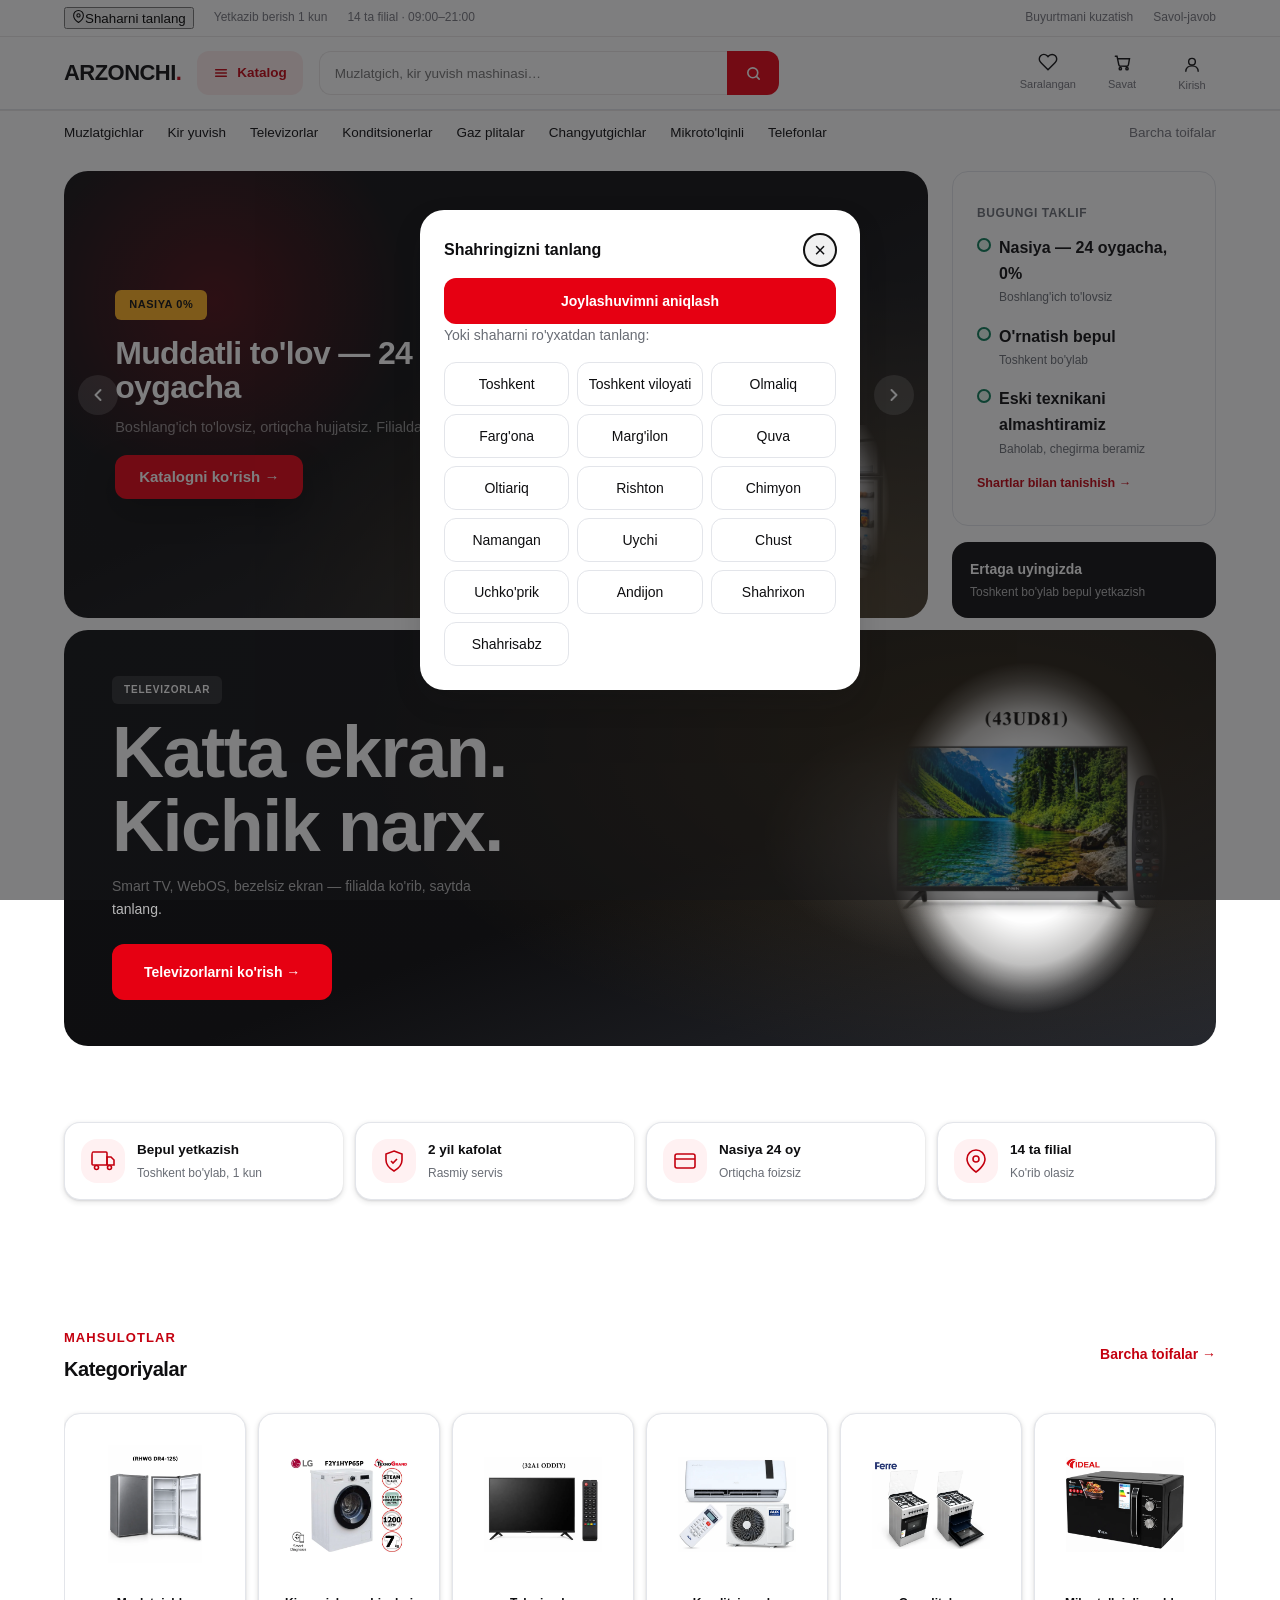
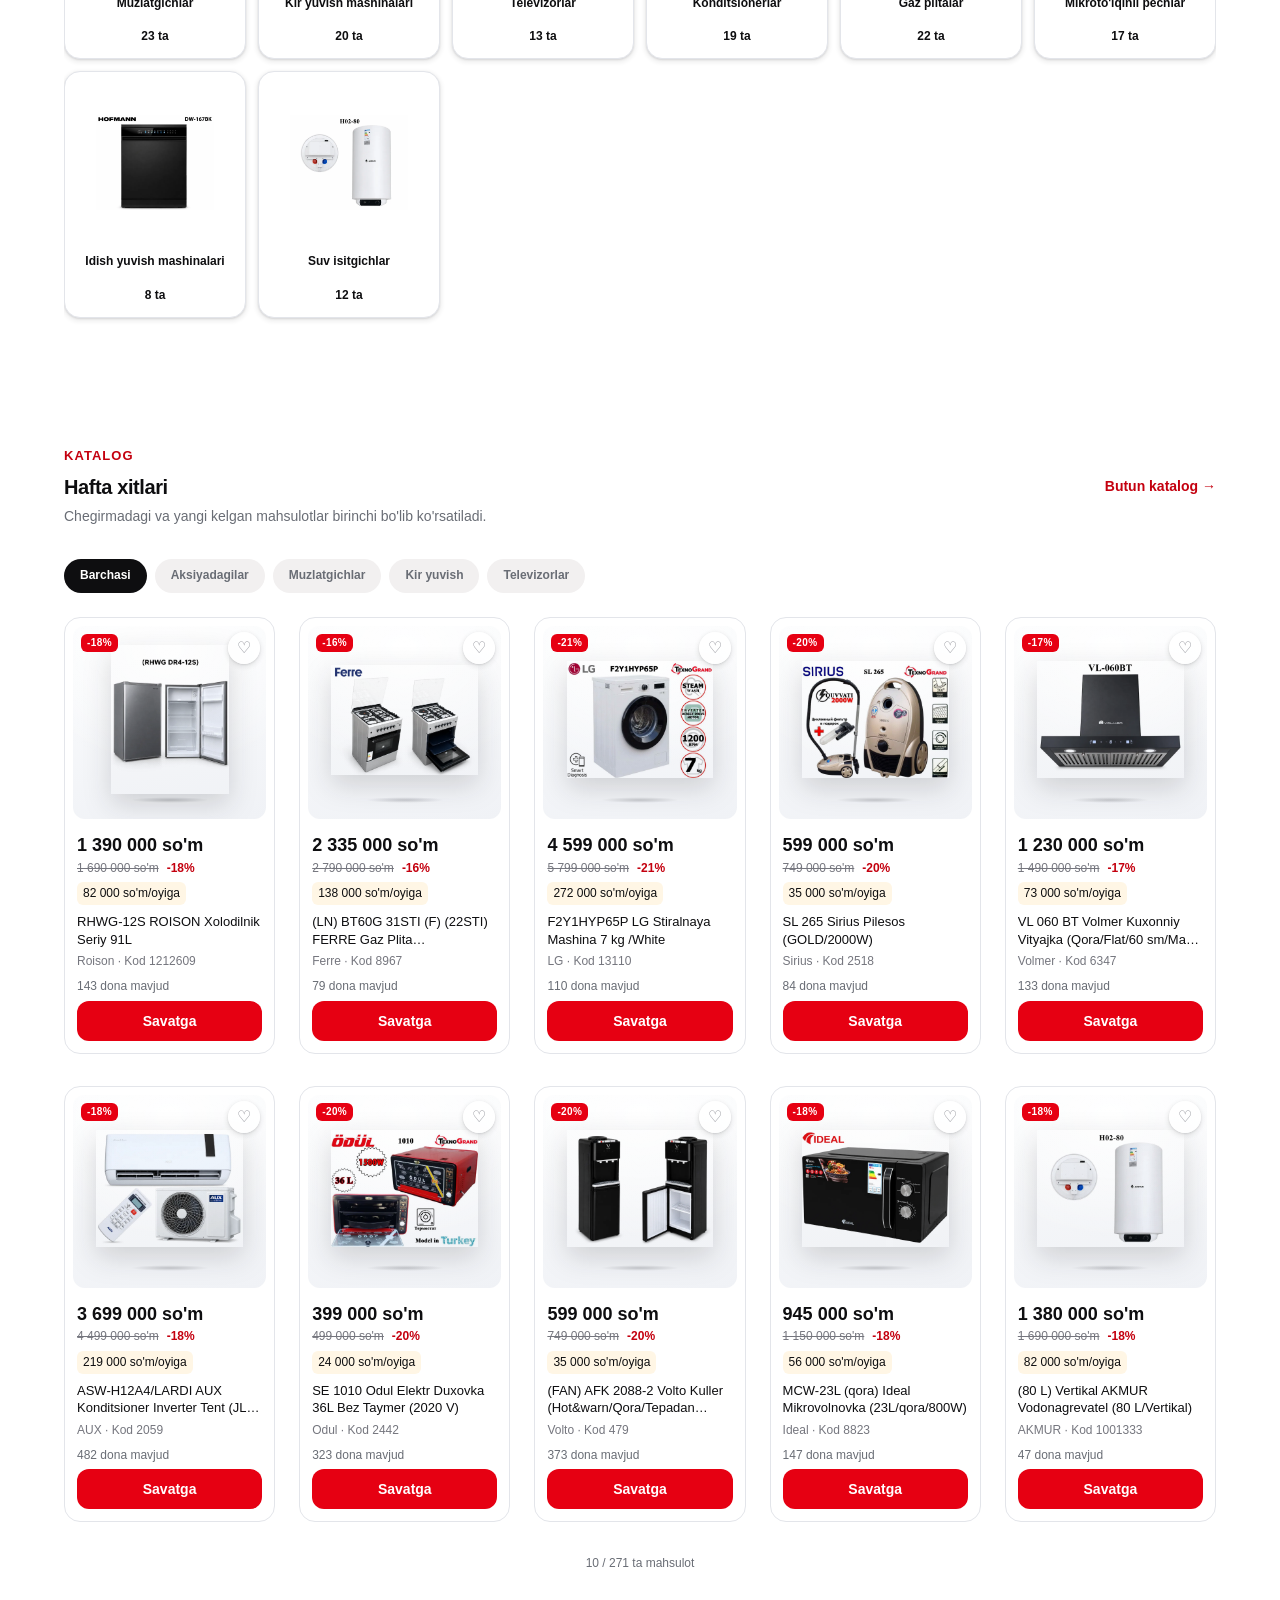
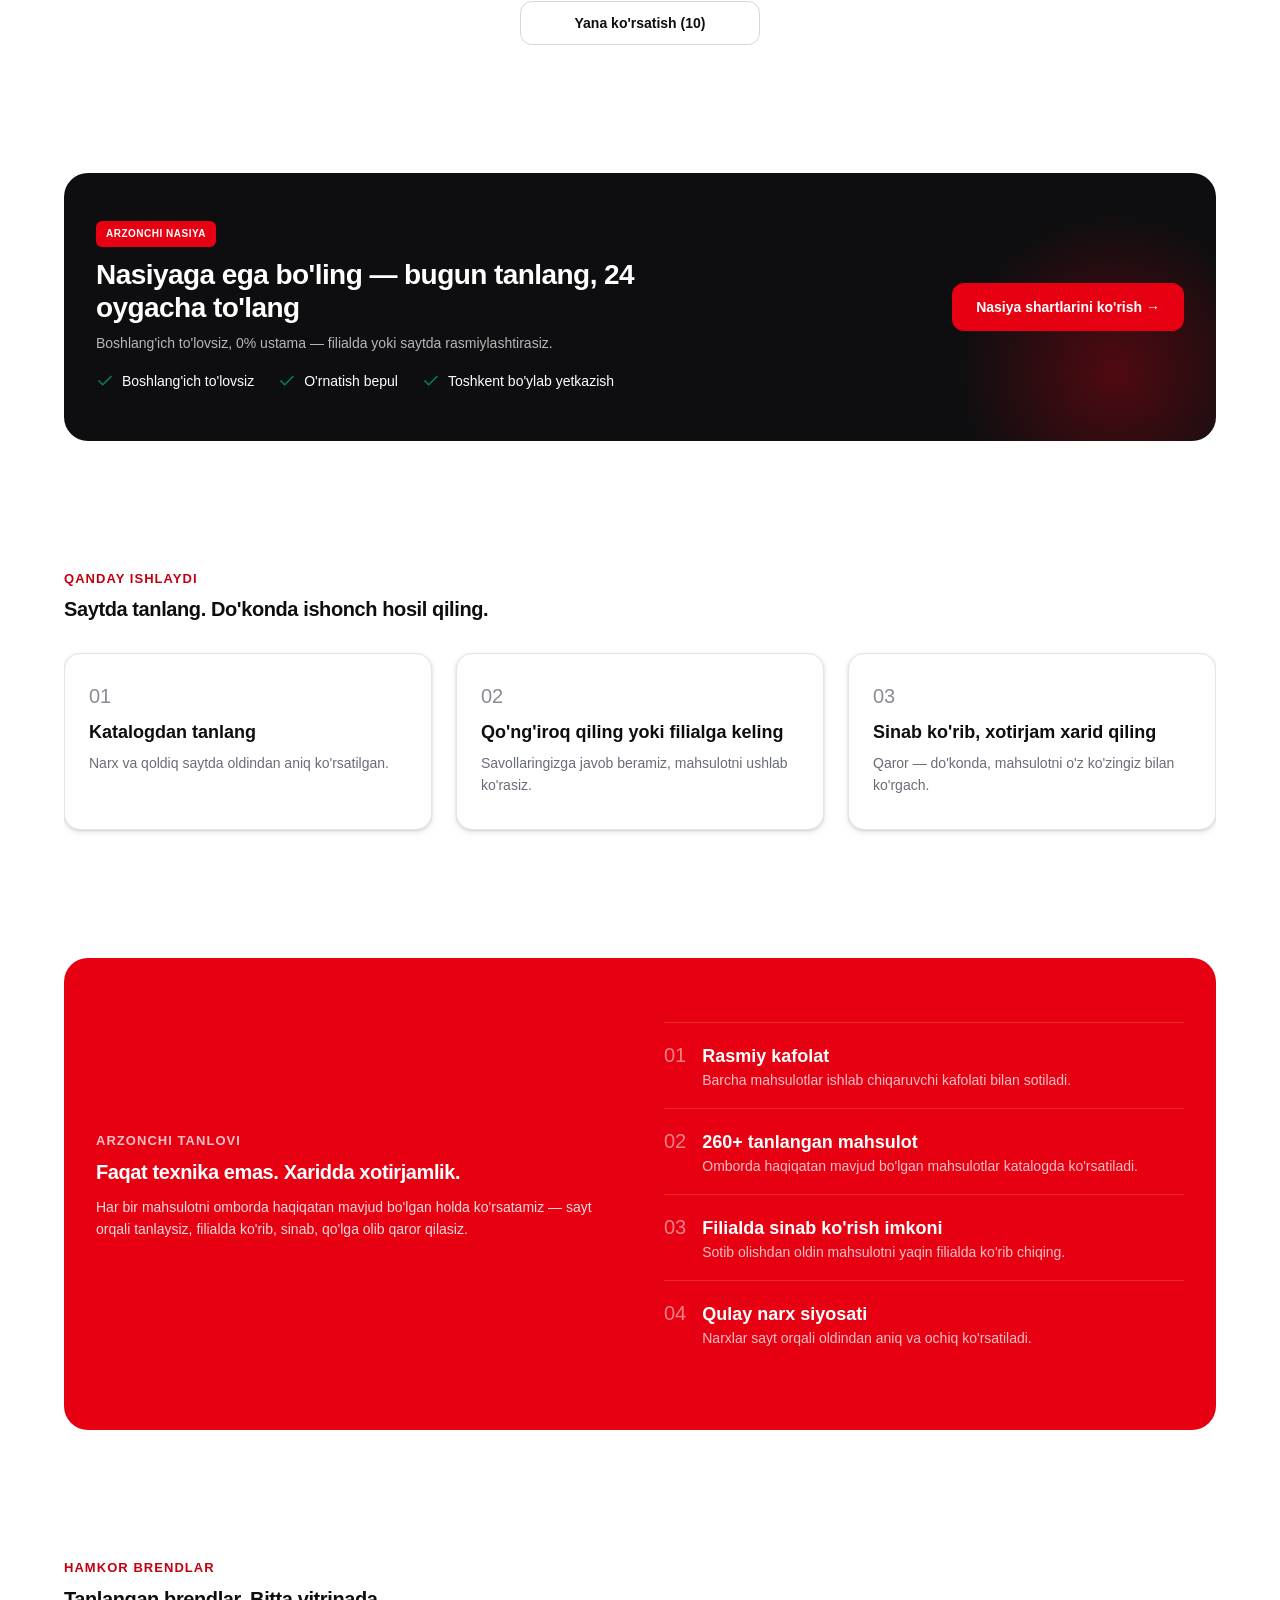
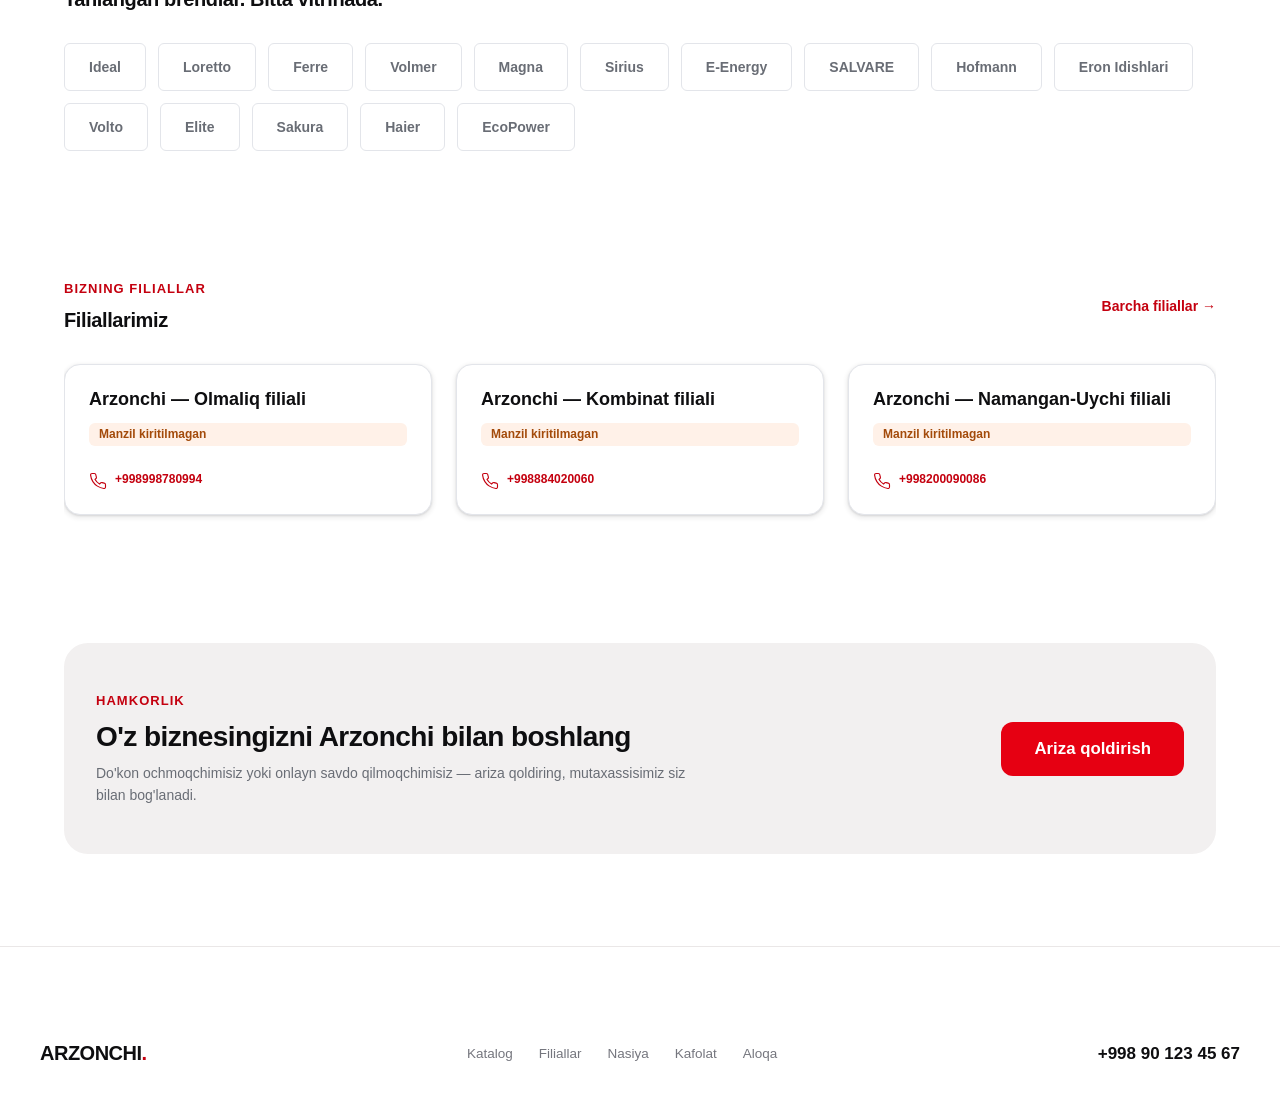
<file: index.html>
<!DOCTYPE html>
<html lang="uz">
<head>
  <meta charset="UTF-8">
  <meta name="viewport" content="width=device-width, initial-scale=1.0">
  <title>Arzonchi — Uyingiz uchun kerakli texnika</title>
  <meta name="description" content="Arzonchi — televizor, muzlatgich, kir yuvish mashinasi, telefon va boshqa maishiy texnika. Qulay narxda, ishonchli sifatda. Yaqiningizdagi filialga marhamat.">
  <link rel="stylesheet" href="css/style.css">
  <link rel="stylesheet" href="css/ilova.css">
  <link rel="stylesheet" href="css/bosh-sahifa.css">
  <style>
    /* ═══ V1 QO'SHIMCHA USLUBLARI (Dasturchi, 2026-09-16) ═══
       Faqat index.html'da ishlatiladi. css/style.css'ga HECH NARSA
       yozilmadi (umumiy fayl — TEGMA qoidasi) — barcha yangi qoidalar
       shu yerda, css/style.css'dagi tokenlardan var() bilan olingan.
       Manba: maketlar-yangi/veb/01-bosh-sahifa-...html (V1, "Hafta
       xitlari" tezkor filtri + "Banto" promo-banner bloki). */

    .bolim-sarlavha-izoh {
      margin: 6px 0 0;
      font-size: var(--matn-asosiy);
      color: var(--matn-ikkinchi);
      max-width: 520px;
    }

    /* Tezkor kategoriya filtri — "Hafta xitlari" ustida. Real filtrlash
       emas (grid ustidagi "Yana ko'rsatish" bosqichli chizish bilan
       to'qnashmasin uchun), balki katalog.html'ga tayyor so'rov bilan
       o'tuvchi havolalar — mavjud, sinovdan o'tgan filtr mantig'ini
       qayta ishlatadi. */
    .tezkor-filtr {
      display: flex;
      flex-wrap: wrap;
      gap: var(--oraliq-2);
      margin-bottom: var(--oraliq-5);
    }
    .tezkor-filtr-chip {
      display: inline-flex;
      align-items: center;
      height: 34px;
      padding: 0 var(--oraliq-4);
      border-radius: var(--radius-chip);
      background: var(--yuza-uchinchi);
      color: var(--matn-ikkinchi);
      font-size: var(--matn-kichik);
      font-weight: 600;
      white-space: nowrap;
      transition: background var(--tezlik-tez), color var(--tezlik-tez);
    }
    .tezkor-filtr-chip:hover { background: var(--kul-90); color: var(--matn-asosiy-rang); }
    .tezkor-filtr-chip--faol,
    .tezkor-filtr-chip--faol:hover { background: var(--kul-15); color: var(--matn-teskari); }

    /* Promo-banner ("Banto" yo'nalishi, Arxitektor TZ §5 V1) — faqat
       sahifada allaqachon boshqa joyda AYTILGAN, tasdiqlangan faktlar
       (0% nasiya, bepul o'rnatish — bular .hero-taklif'da ham bor)
       qayta ishlatiladi; yangi kontent/aksiya da'vosi YO'Q, shuning
       uchun alohida ega tasdig'i talab qilinmaydi. */
    .promo-panel {
      background: var(--yuza-quyuq);
      color: var(--matn-quyuq-ustida);
      border-radius: var(--radius-blok);
      padding: var(--oraliq-7) var(--oraliq-6);
      display: flex;
      flex-wrap: wrap;
      align-items: center;
      justify-content: space-between;
      gap: var(--oraliq-6);
      position: relative;
      overflow: hidden;
    }
    .promo-panel-glow {
      position: absolute;
      right: -60px; bottom: -90px;
      width: 320px; height: 320px;
      background: radial-gradient(circle at center, rgba(230, 0, 18, 0.30) 0%, rgba(230, 0, 18, 0) 70%);
      pointer-events: none;
    }
    .promo-panel-matn { position: relative; z-index: 1; max-width: 560px; }
    .promo-panel-yorliq {
      display: inline-block;
      background: var(--qizil-50);
      color: var(--matn-teskari);
      font-size: var(--matn-yorliq);
      font-weight: 700;
      text-transform: uppercase;
      letter-spacing: 0.05em;
      padding: 5px 10px;
      border-radius: var(--radius-yorliq);
      margin-bottom: var(--oraliq-3);
    }
    .promo-panel h2 {
      color: var(--matn-teskari);
      font-size: var(--matn-h1);
      line-height: 1.15;
      margin: 0 0 8px;
    }
    .promo-panel-matn p { color: var(--matn-quyuq-ustida-2); margin: 0 0 var(--oraliq-4); }
    .promo-panel-royxat { display: flex; flex-wrap: wrap; gap: var(--oraliq-4) var(--oraliq-5); list-style: none; margin: 0; padding: 0; }
    .promo-panel-royxat li { display: flex; align-items: center; gap: 8px; font-size: var(--matn-asosiy); }
    .promo-panel-royxat svg { flex-shrink: 0; color: var(--yashil-45); }
    .promo-panel-tugma {
      position: relative; z-index: 1;
      display: inline-flex; align-items: center; gap: 8px;
      height: 48px; padding: 0 var(--oraliq-5);
      border-radius: var(--radius-tugma);
      background: var(--qizil-50); color: var(--matn-teskari);
      font-weight: 700; font-size: var(--matn-asosiy);
      flex-shrink: 0;
      transition: background var(--tezlik-tez);
    }
    .promo-panel-tugma:hover { background: var(--qizil-45); }

    @media (max-width: 767px) {
      .promo-panel { padding: var(--oraliq-6) var(--oraliq-4); }
      .promo-panel-tugma { width: 100%; justify-content: center; }
    }

    /* ═══════════════════════════════════════════════════════════════
       PREMIUM HERO + TV VITRINA + BIZNES BOSHLASH
       (Dasturchi, 2026-09-16 17:22 — ega so'rovi, taqdimot 21:00)
       Faqat shu index.html'da. css/style.css'ga HECH NARSA yozilmadi —
       pastdagi qoidalar mavjud .hero-*/.ishonch-* sinflarini USTIDAN
       bosadi (bu <style> ulardan KEYIN yuklanadi — !important shart
       emas, oddiy kaskad tartibi yetadi). js/bosh-sahifa.js generatsiya
       qiladigan sinf nomlariga (.hero-slayd, .hero-slayd-matn,
       .hero-slayd-rasm, .hero-nuqta, .hero-oq, data-slayd...) HECH
       QANDAY tegilmadi — faqat ko'rinishi (rang/o'lcham) kattalashdi.
       ═══════════════════════════════════════════════════════════════ */

    /* — 1. HERO: balandroq, kengroq, yirik tipografika — */
    .hero { padding-top: var(--oraliq-5); }
    .hero-tor { gap: var(--oraliq-5); }
    .hero-karusel-shell,
    .hero-karusel { height: 100%; }

    /* EGA KO'RSATMASI (16.09, 18:20): "bannerlar juda juda katta —
       minimallashtir, pastroq qil, uzunasi uzunroq bo'lsin". Ya'ni
       balandlik kamayadi, nisbati esa kengroq (landshaft) bo'ladi.
       Oldin: clamp(460px, 68vh, 700px) — ekranning uchdan ikkisini
       egallardi. */
    .hero-slayd {
      min-height: clamp(260px, 34vh, 360px);
      padding: 0 clamp(24px, 4vw, 52px);
    }
    /* O'ng ustun toraytirildi — banner shuncha kengayadi.
       ⚠️ FAQAT keng ekranda. Media query'siz yozganimda (16.09) bu qoida
       style.css'dagi mobil `grid-template-columns: 1fr` ni bosib ketdi va
       360px'da banner ustuni 48px'ga siqilib qoldi — slaydlar 1148px
       balandlikda cho'zilib ketdi. */
    @media (min-width: 900px) {
      .hero-tor { grid-template-columns: minmax(0, 1fr) 264px; }
    }
    /* Har slaydga o'z to'q, premium gradienti — FAQAT mavjud tokenlardan
       (--kul-10/15/25, --qizil-40/50, --sariq-50) qurilgan, yangi xom
       rang kiritilmagan; rgba() qiymatlari shu tokenlarning RGB
       dekodi — xuddi loyihadagi .promo-panel-glow'dagi kabi naqsh. */
    .hero-slayd:nth-of-type(1) {
      background:
        radial-gradient(120% 140% at 84% 6%, rgba(230, 0, 18, .22) 0%, rgba(230, 0, 18, 0) 55%),
        linear-gradient(155deg, var(--kul-10) 0%, var(--kul-15) 48%, var(--kul-25) 100%);
    }
    .hero-slayd:nth-of-type(2) {
      background:
        radial-gradient(120% 140% at 86% 100%, rgba(255, 176, 32, .18) 0%, rgba(255, 176, 32, 0) 55%),
        linear-gradient(155deg, var(--kul-10) 0%, var(--kul-15) 48%, var(--kul-25) 100%);
    }
    .hero-slayd:nth-of-type(3) {
      background:
        radial-gradient(115% 140% at 80% 8%, rgba(255, 255, 255, .14) 0%, rgba(255, 255, 255, 0) 50%),
        linear-gradient(150deg, var(--kul-15) 0%, var(--qizil-40) 55%, var(--qizil-50) 100%);
    }

    .hero-slayd::before {
      /* mahsulot "yerga qo'ngan" soyasi — rasm ostidagi yumshoq halqa */
      content: "";
      position: absolute;
      right: clamp(10px, 3vw, 46px);
      bottom: 8%;
      width: clamp(120px, 15vw, 220px);
      height: 46px;
      background: radial-gradient(ellipse at center, rgba(0, 0, 0, .4) 0%, rgba(0, 0, 0, 0) 72%);
      pointer-events: none;
    }

    /* MUHIM: matn ustuni va rasm bir-biriga TEGMASIN (rasm mutlaq
       joylashgan — kesishmasligi uchun matn kengligi qattiq cheklandi,
       uzun so'zlar uchun overflow-wrap zaxira sifatida qo'shildi). */
    .hero-slayd-matn { max-width: min(470px, 56%); }
    .hero-slayd-yorliq { padding: 6px 14px; }
    .hero-slayd h2 {
      /* O'zbekcha so'zlar uzun ("Muzlatgichlarga", "Konditsionerlar").
         `word-break: break-word` ularni SO'Z O'RTASIDAN sindirardi —
         16.09 da ekranda "Muzlatgichlarg / a 15%" bo'lib chiqdi. Endi so'z
         butun qoladi; sig'masa faqat juda uzun so'z ko'chiriladi va o'lcham
         ustunga qarab kichrayadi (`cqw` emas, oddiy `vw` bilan). */
      font-size: clamp(1.6rem, 2.5vw, 2.35rem);
      line-height: 1.08;
      letter-spacing: -0.02em;
      margin: var(--oraliq-4) 0 var(--oraliq-3);
      overflow-wrap: anywhere;
      word-break: normal;
      hyphens: none;
    }
    .hero-slayd p { opacity: .78; }
    .hero-slayd-tugma {
      height: var(--b-orta, 44px);
      padding: 0 var(--oraliq-5);
      font-size: .9375rem;
      box-shadow: 0 14px 30px rgba(0, 0, 0, .32);
      transition: transform var(--tezlik), box-shadow var(--tezlik);
    }
    .hero-slayd:hover .hero-slayd-tugma { transform: translateY(-2px); }

    .hero-slayd-rasm {
      width: clamp(130px, 15vw, 200px);
      height: clamp(150px, 26vh, 250px);
      right: clamp(16px, 3vw, 40px);
      bottom: 0;
      filter: drop-shadow(0 18px 34px rgba(0, 0, 0, .46));
      transition: transform var(--tezlik);
      /* Katalog fotolarida OQ fon "pishirib" qo'yilgan — to'q bannerda u
         qo'pol oq to'rtburchak bo'lib ko'rinardi (ega 16.09 da ekranda
         ko'rdi). Kartochkalardagi `mix-blend-mode: multiply` bu yerda
         YARAMAYDI: to'q fonda u mahsulotni ham yo'q qiladi. Shuning uchun
         chekkalar yumshoq niqob bilan eritiladi — oq quti chegarasi
         ko'rinmaydi, mahsulotning o'zi markazda to'liq qoladi. */
      -webkit-mask-image: radial-gradient(ellipse closest-side, #000 46%, rgba(0,0,0,.72) 70%, rgba(0,0,0,.22) 88%, transparent 100%);
      mask-image: radial-gradient(ellipse closest-side, #000 46%, rgba(0,0,0,.72) 70%, rgba(0,0,0,.22) 88%, transparent 100%);
    }
    .hero-slayd:hover .hero-slayd-rasm { transform: translateY(-4px) scale(1.02); }

    @media (prefers-reduced-motion: reduce) {
      .hero-slayd-tugma,
      .hero-slayd-rasm { transition: none; }
      .hero-slayd:hover .hero-slayd-tugma,
      .hero-slayd:hover .hero-slayd-rasm { transform: none; }
    }

    /* — o'ng ustun: baland heroga mos, "Bugungi taklif" kartasi bo'ylab cho'zildi — */
    .hero-taklif {
      flex: 1;
      display: flex;
      flex-direction: column;
      justify-content: center;
      padding: var(--oraliq-6) var(--oraliq-5);
    }
    .hero-imtiyoz { gap: var(--oraliq-4); }
    .hero-imtiyoz b { font-size: var(--matn-h4); }

    @media (max-width: 899px) {
      .hero-slayd {
        min-height: clamp(230px, 38vh, 320px);
        padding: 0 var(--oraliq-5);
      }
      .hero-slayd-matn { max-width: 100%; }
      .hero-slayd h2 { font-size: clamp(1.5rem, 7vw, 2.25rem); margin: 10px 0 8px; }
      .hero-slayd p { max-width: 62%; }
      .hero-slayd-rasm { width: clamp(110px, 32vw, 160px); height: clamp(160px, 46vw, 230px); right: 12px; }
      .hero-slayd-tugma { height: 44px; padding: 0 var(--oraliq-5); font-size: .875rem; }
      .hero-slayd::before { width: clamp(90px, 24vw, 160px); bottom: 10px; }
      .hero-taklif { flex: none; }
    }
    @media (max-width: 479px) {
      .hero-slayd p { max-width: 100%; }
      .hero-slayd-rasm { opacity: .42; }
      .hero-slayd::before { display: none; }
    }

    /* — 2. TELEVIZOR VITRINASI (premium sahna, statik — JS'ga bog'liq emas) — */
    .tv-sahna {
      position: relative;
      display: flex;
      align-items: center;
      justify-content: space-between;
      flex-wrap: wrap;
      gap: var(--oraliq-6);
      overflow: hidden;
      border-radius: var(--radius-blok);
      /* Ega ko'rsatmasi (16.09): bloklar pastroq, nisbati kengroq. */
      min-height: clamp(210px, 24vw, 300px);
      padding: var(--oraliq-6) var(--oraliq-7);
      text-decoration: none;
      background:
        radial-gradient(90% 130% at 80% 26%, rgba(255, 176, 32, .12) 0%, rgba(255, 176, 32, 0) 60%),
        linear-gradient(160deg, var(--kul-10) 0%, var(--kul-15) 55%, var(--kul-25) 100%);
    }
    .tv-sahna-glow {
      position: absolute; right: 4%; top: 50%; transform: translateY(-50%);
      width: clamp(220px, 32vw, 440px); height: clamp(150px, 20vw, 280px);
      background: radial-gradient(ellipse at center, rgba(255, 255, 255, .18) 0%, rgba(255, 255, 255, 0) 70%);
      pointer-events: none;
    }
    .tv-sahna-matn { position: relative; z-index: 2; max-width: 440px; }
    .tv-sahna-yorliq {
      display: inline-block; background: rgba(255, 255, 255, .12); color: var(--matn-teskari);
      font-size: var(--matn-yorliq); font-weight: 700; letter-spacing: .08em; text-transform: uppercase;
      padding: 6px 12px; border-radius: var(--radius-yorliq); margin-bottom: var(--oraliq-3);
    }
    .tv-sahna h2 {
      color: var(--matn-teskari); font-size: var(--matn-wordmark); line-height: 1.02;
      letter-spacing: -0.02em; margin: 0 0 var(--oraliq-3);
    }
    .tv-sahna p { color: var(--matn-quyuq-ustida-2); margin: 0 0 var(--oraliq-5); max-width: 380px; }
    .tv-sahna-tugma {
      position: relative; z-index: 2;
      display: inline-flex; align-items: center; gap: 8px;
      height: var(--b-katta); padding: 0 var(--oraliq-6);
      border-radius: var(--radius-tugma);
      background: var(--qizil-50); color: var(--matn-teskari); font-weight: 700; font-size: var(--matn-asosiy);
      transition: transform var(--tezlik), box-shadow var(--tezlik);
    }
    .tv-sahna-rasm {
      position: relative; z-index: 1;
      width: clamp(170px, 22vw, 300px);
      filter: drop-shadow(0 22px 38px rgba(0, 0, 0, .5));
      flex-shrink: 0;
      /* Hero rasmidagi kabi — fotodagi oq fon chegarasi to'q sahnada
         ko'rinmasin (ega 16.09 da ekranda ko'rdi). */
      -webkit-mask-image: radial-gradient(ellipse closest-side, #000 48%, rgba(0,0,0,.72) 72%, rgba(0,0,0,.22) 89%, transparent 100%);
      mask-image: radial-gradient(ellipse closest-side, #000 48%, rgba(0,0,0,.72) 72%, rgba(0,0,0,.22) 89%, transparent 100%);
    }
    .tv-sahna--rasmsiz .tv-sahna-rasm { display: none; }
    .tv-sahna:hover .tv-sahna-tugma { transform: translateY(-2px); box-shadow: 0 12px 26px rgba(230, 0, 18, .35); }

    @media (prefers-reduced-motion: reduce) {
      .tv-sahna-tugma { transition: none; }
      .tv-sahna:hover .tv-sahna-tugma { transform: none; }
    }
    @media (max-width: 767px) {
      .tv-sahna { flex-direction: column; text-align: center; padding: var(--oraliq-6) var(--oraliq-5); }
      .tv-sahna-matn { max-width: 100%; }
      .tv-sahna p { max-width: 100%; margin-left: auto; margin-right: auto; }
      .tv-sahna-rasm { width: min(70%, 240px); }
    }

    /* — 3. BIZNES BOSHLASH (hamkorlik arizasi — modal mantiqi pastdagi skriptda) — */
    .biznes-panel {
      display: flex;
      align-items: center;
      justify-content: space-between;
      flex-wrap: wrap;
      gap: var(--oraliq-6);
      background: var(--yuza-kulrang);
      border-radius: var(--radius-blok);
      padding: var(--oraliq-7) var(--oraliq-6);
    }
    .biznes-panel-matn { max-width: 620px; }
    .biznes-panel-matn h2 { margin: var(--oraliq-2) 0 var(--oraliq-2); font-size: var(--matn-h1); }
    .biznes-panel-matn p { margin: 0; color: var(--matn-ikkinchi); }
    .biznes-panel .tugma { flex-shrink: 0; }
    @media (max-width: 767px) {
      .biznes-panel { padding: var(--oraliq-6) var(--oraliq-4); }
      .biznes-panel .tugma { width: 100%; }
    }
  </style>
</head>
<body data-sahifa="bosh">

  <!-- ══ XIZMAT QATORI (Dizayner TZ 03) ══ -->
  <div class="xizmat-qatori">
    <div class="konteyner xizmat-ichki">
      <div class="xizmat-chap">
        <button type="button" class="xizmat-shahar" data-shahar-tugma aria-label="Shaharni tanlash"><svg width="13" height="13" viewBox="0 0 24 24" fill="none" stroke="currentColor" stroke-width="2"><path d="M21 10c0 7-9 13-9 13s-9-6-9-13a9 9 0 0 1 18 0z"/><circle cx="12" cy="10" r="3"/></svg><span data-manzil-matn>Toshkent</span></button>
        <span>Yetkazib berish 1 kun</span>
        <span>14 ta filial · 09:00–21:00</span>
      </div>
      <div class="xizmat-ong">
        <a href="savat.html">Buyurtmani kuzatish</a>
        <a href="aloqa.html">Savol-javob</a>
      </div>
    </div>
  </div>

  <!-- ══ HEADER (Katalog tugmasi + qidiruv header ichida) ══ -->
  <header class="sayt-header">
    <div class="konteyner header-ichki">
      <a href="index.html" class="logo" aria-label="Arzonchi bosh sahifasi">ARZONCHI<span class="logo-nuqta">.</span></a>
      <a href="katalog.html" class="katalog-tugma"><svg width="16" height="16" viewBox="0 0 24 24" fill="none" stroke="currentColor" stroke-width="2.2" stroke-linecap="round"><path d="M4 7h16M4 12h16M4 17h16"/></svg>Katalog</a>
      <form class="header-qidiruv" action="katalog.html" method="get" role="search">
        <input type="search" name="q" placeholder="Muzlatgich, kir yuvish mashinasi…" aria-label="Qidiruv">
        <button type="submit" aria-label="Qidirish"><svg width="17" height="17" viewBox="0 0 24 24" fill="none" stroke="currentColor" stroke-width="2.3" stroke-linecap="round"><circle cx="11" cy="11" r="7"/><path d="M20 20l-3.5-3.5"/></svg></button>
      </form>
      <div class="header-bosh"></div>
      <div class="header-ong">
        <a href="saralangan.html" class="dokon-ikonka" aria-label="Saralanganlar">
          <svg viewBox="0 0 24 24" fill="none" stroke="currentColor" stroke-width="1.7"><path d="M20.84 4.61a5.5 5.5 0 0 0-7.78 0L12 5.67l-1.06-1.06a5.5 5.5 0 0 0-7.78 7.78l1.06 1.06L12 21.23l7.78-7.78 1.06-1.06a5.5 5.5 0 0 0 0-7.78z"/></svg><span>Saralangan</span><span class="dokon-badge" data-saralangan-soni hidden>0</span>
        </a>
        <a href="savat.html" class="dokon-ikonka" aria-label="Savat">
          <svg viewBox="0 0 24 24" fill="none" stroke="currentColor" stroke-width="1.7" stroke-linecap="round"><path d="M4 5h2l2.2 10.4a2 2 0 0 0 2 1.6h7.5a2 2 0 0 0 2-1.6L21 8H7"/><circle cx="10" cy="20" r="1.4"/><circle cx="18" cy="20" r="1.4"/></svg><span>Savat</span><span class="dokon-badge" data-savat-soni hidden>0</span>
        </a>
        <button type="button" class="dokon-ikonka" data-hisob-tugma aria-label="Hisobim">
          <svg viewBox="0 0 24 24" fill="none" stroke="currentColor" stroke-width="1.7"><circle cx="12" cy="8" r="4"/><path d="M4.5 20c0-4.4 3.4-7 7.5-7s7.5 2.6 7.5 7"/></svg><span data-hisob-nom>Kirish</span>
        </button>
        <button type="button" class="hamburger-tugma" aria-label="Menyuni ochish" aria-expanded="false">
          <svg class="ikon-och" width="24" height="24" viewBox="0 0 24 24" fill="none" stroke="currentColor" stroke-width="2" stroke-linecap="round"><line x1="3" y1="6" x2="21" y2="6"/><line x1="3" y1="12" x2="21" y2="12"/><line x1="3" y1="18" x2="21" y2="18"/></svg>
          <svg class="ikon-yop" width="24" height="24" viewBox="0 0 24 24" fill="none" stroke="currentColor" stroke-width="2" stroke-linecap="round"><line x1="18" y1="6" x2="6" y2="18"/><line x1="6" y1="6" x2="18" y2="18"/></svg>
        </button>
      </div>
    </div>
  </header>

  <!-- ══ KATEGORIYA QATORI ══ -->
  <nav class="kategoriya-qatori" aria-label="Kategoriyalar">
    <div class="konteyner kategoriya-ichki">
      <a href="katalog.html?kategoriya=muzlatgich">Muzlatgichlar</a>
      <a href="katalog.html?kategoriya=kir-yuvish-mashinasi">Kir yuvish</a>
      <a href="katalog.html?kategoriya=televizor">Televizorlar</a>
      <a href="katalog.html?kategoriya=konditsioner">Konditsionerlar</a>
      <a href="katalog.html?kategoriya=gaz-plita">Gaz plitalar</a>
      <a href="katalog.html?kategoriya=changyutgich">Changyutgichlar</a>
      <a href="katalog.html?kategoriya=mikrotolqinli-pech">Mikroto'lqinli</a>
      <a href="katalog.html?kategoriya=telefon">Telefonlar</a>
      <a href="katalog.html" class="kategoriya-barcha">Barcha toifalar</a>
    </div>
  </nav>

  <!-- HERO: qora aylanadigan banner (chap) + "Bugungi taklif" ustuni (o'ng).
       Bannerlar js/bosh-sahifa.js orqali #hero-banner ichiga chiziladi
       (REKLAMA_BANNERLARI). JS o'chiq bo'lsa chap tomon bo'sh, o'ng ustun
       baribir ko'rinadi. -->
  <section class="hero">
    <div class="konteyner hero-tor">
      <div class="hero-banner" id="hero-banner" aria-label="Aksiya bannerlari"></div>
      <aside class="hero-yon">
        <div class="hero-taklif">
          <span class="hero-taklif-sarlavha">Bugungi taklif</span>
          <ul class="hero-imtiyoz">
            <li><b>Nasiya — 24 oygacha, 0%</b><span>Boshlang'ich to'lovsiz</span></li>
            <li><b>O'rnatish bepul</b><span>Toshkent bo'ylab</span></li>
            <li><b>Eski texnikani almashtiramiz</b><span>Baholab, chegirma beramiz</span></li>
          </ul>
          <a href="katalog.html" class="hero-taklif-havola">Shartlar bilan tanishish &rarr;</a>
        </div>
        <div class="hero-yetkazish">
          <b>Ertaga uyingizda</b>
          <span>Toshkent bo'ylab bepul yetkazish</span>
        </div>
      </aside>
    </div>
  </section>

  <!-- ══ TELEVIZOR VITRINASI — premium sahna (ega so'rovi 16.09: "televizori
       xuddi shu shaklda ko'rinib tursin"). MUHIM: bu bo'lim STATIK —
       js/bosh-sahifa.js yoki REKLAMA_BANNERLARI massiviga (js/malumotlar-
       qoshimcha.js) bog'liq emas, chunki bu Dasturchi uchun TAQIQLANGAN
       fayl (faqat o'qish mumkin). Rasm — loyihada MAVJUD, haqiqiy
       mahsulot fotosi (rasmlar/mahsulotlar/7732.webp — Yasin 43" Smart TV,
       WebOS, bezelsiz ekran, ar-7732). Yangi rasm yuklanmadi. ══ -->
  <section class="bolim bolim-tepasi-kichik">
    <div class="konteyner">
      <a class="tv-sahna" href="katalog.html?kategoriya=televizor" aria-label="Televizorlar katalogini ko'rish">
        <span class="tv-sahna-glow" aria-hidden="true"></span>
        <div class="tv-sahna-matn">
          <span class="tv-sahna-yorliq">Televizorlar</span>
          <!-- KONTENT EGASI TASDIQLAYDI: sarlavha namunasi -->
          <h2>Katta ekran. Kichik narx.</h2>
          <p>Smart TV, WebOS, bezelsiz ekran — filialda ko'rib, saytda tanlang.</p>
          <span class="tv-sahna-tugma">Televizorlarni ko'rish &rarr;</span>
        </div>
        <img class="tv-sahna-rasm" src="rasmlar/mahsulotlar/7732.webp" alt="Smart televizor" loading="lazy" onerror="this.closest('.tv-sahna').classList.add('tv-sahna--rasmsiz')">
      </a>
    </div>
  </section>

  <!-- ══ QADRIYATLAR PANELI (Dizayner TZ 04 §4, V1 maketiga ko'ra hero ostiga ko'chirildi) ══ -->
  <section class="bolim bolim-tepasi-kichik">
    <div class="konteyner">
      <div class="ishonch-qatori">
        <div class="ishonch-katak">
          <svg viewBox="0 0 24 24" fill="none" stroke="currentColor" stroke-width="1.6"><rect x="1" y="3" width="15" height="13" rx="1"/><path d="M16 8h4l3 3v5h-7z"/><circle cx="5.5" cy="18.5" r="2"/><circle cx="18.5" cy="18.5" r="2"/></svg>
          <div><b>Bepul yetkazish</b><span>Toshkent bo'ylab, 1 kun</span></div>
        </div>
        <div class="ishonch-katak">
          <svg viewBox="0 0 24 24" fill="none" stroke="currentColor" stroke-width="1.6"><path d="M12 2l8 3v6c0 5-3.5 8.5-8 11-4.5-2.5-8-6-8-11V5z"/><path d="M9 12l2 2 4-4"/></svg>
          <div><b>2 yil kafolat</b><span>Rasmiy servis</span></div>
        </div>
        <div class="ishonch-katak">
          <svg viewBox="0 0 24 24" fill="none" stroke="currentColor" stroke-width="1.6"><rect x="2" y="5" width="20" height="14" rx="2"/><line x1="2" y1="10" x2="22" y2="10"/></svg>
          <div><b>Nasiya 24 oy</b><span>Ortiqcha foizsiz</span></div>
        </div>
        <div class="ishonch-katak">
          <svg viewBox="0 0 24 24" fill="none" stroke="currentColor" stroke-width="1.6"><path d="M21 10c0 7-9 13-9 13s-9-6-9-13a9 9 0 0 1 18 0z"/><circle cx="12" cy="10" r="3"/></svg>
          <div><b>14 ta filial</b><span>Ko'rib olasiz</span></div>
        </div>
      </div>
    </div>
  </section>

  <section class="bolim">
    <div class="konteyner">
      <div class="bolim-sarlavha">
        <div class="bolim-sarlavha-matn">
          <span class="bolim-yorliq">Mahsulotlar</span>
          <h2>Kategoriyalar</h2>
        </div>
        <a href="katalog.html" class="havola-korish">Barcha toifalar &rarr;</a>
      </div>
      <div class="kategoriya-grid">
        <a class="kategoriya-karta" href="katalog.html?kategoriya=muzlatgich" data-kategoriya="muzlatgich">
          <svg width="32" height="32" viewBox="0 0 24 24" fill="none" stroke="currentColor" stroke-width="1.5"><rect x="5" y="2" width="14" height="20" rx="2"/><line x1="5" y1="10" x2="19" y2="10"/><line x1="9" y1="5" x2="9" y2="7"/><line x1="9" y1="13" x2="9" y2="15"/></svg>
          <span>Muzlatgichlar</span>
        </a>
        <a class="kategoriya-karta" href="katalog.html?kategoriya=kir-yuvish-mashinasi" data-kategoriya="kir-yuvish-mashinasi">
          <svg width="32" height="32" viewBox="0 0 24 24" fill="none" stroke="currentColor" stroke-width="1.5"><rect x="3" y="3" width="18" height="18" rx="2"/><circle cx="12" cy="13" r="5"/><line x1="7" y1="6" x2="7.01" y2="6"/><line x1="10" y1="6" x2="10.01" y2="6"/></svg>
          <span>Kir yuvish mashinalari</span>
        </a>
        <a class="kategoriya-karta" href="katalog.html?kategoriya=televizor" data-kategoriya="televizor">
          <svg width="32" height="32" viewBox="0 0 24 24" fill="none" stroke="currentColor" stroke-width="1.5"><rect x="2" y="3" width="20" height="14" rx="2"/><line x1="8" y1="21" x2="16" y2="21"/><line x1="12" y1="17" x2="12" y2="21"/></svg>
          <span>Televizorlar</span>
        </a>
        <a class="kategoriya-karta" href="katalog.html?kategoriya=konditsioner" data-kategoriya="konditsioner">
          <svg width="32" height="32" viewBox="0 0 24 24" fill="none" stroke="currentColor" stroke-width="1.5"><rect x="2" y="6" width="20" height="8" rx="2"/><path d="M6 14v3M10 14v4M14 14v3M18 14v4"/></svg>
          <span>Konditsionerlar</span>
        </a>
        <a class="kategoriya-karta" href="katalog.html?kategoriya=gaz-plita" data-kategoriya="gaz-plita">
          <svg width="32" height="32" viewBox="0 0 24 24" fill="none" stroke="currentColor" stroke-width="1.5"><rect x="3" y="4" width="18" height="16" rx="2"/><circle cx="8.5" cy="10" r="2.2"/><circle cx="15.5" cy="10" r="2.2"/><line x1="7" y1="16.5" x2="17" y2="16.5"/></svg>
          <span>Gaz plitalar</span>
        </a>
        <a class="kategoriya-karta" href="katalog.html?kategoriya=mikrotolqinli-pech" data-kategoriya="mikrotolqinli-pech">
          <svg width="32" height="32" viewBox="0 0 24 24" fill="none" stroke="currentColor" stroke-width="1.5"><rect x="2" y="5" width="20" height="14" rx="2"/><rect x="4" y="7" width="11" height="10" rx="1"/><circle cx="18.5" cy="10" r="1"/><line x1="17" y1="14" x2="20" y2="14"/></svg>
          <span>Mikroto'lqinli pechlar</span>
        </a>
        <a class="kategoriya-karta" href="katalog.html?kategoriya=idish-yuvish-mashinasi" data-kategoriya="idish-yuvish-mashinasi">
          <svg width="32" height="32" viewBox="0 0 24 24" fill="none" stroke="currentColor" stroke-width="1.5"><rect x="3" y="3" width="18" height="18" rx="2"/><circle cx="12" cy="12" r="4.5"/><circle cx="12" cy="12" r="1.5"/></svg>
          <span>Idish yuvish mashinalari</span>
        </a>
        <a class="kategoriya-karta" href="katalog.html?kategoriya=suv-isitgich" data-kategoriya="suv-isitgich">
          <svg width="32" height="32" viewBox="0 0 24 24" fill="none" stroke="currentColor" stroke-width="1.5"><path d="M12 3c3 4 6 7.2 6 10.5A6 6 0 0 1 6 13.5C6 10.2 9 7 12 3z"/></svg>
          <span>Suv isitgichlar</span>
        </a>
      </div>
    </div>
  </section>

  <section class="bolim bolim-kulrang">
    <div class="konteyner">
      <div class="bolim-sarlavha">
        <div class="bolim-sarlavha-matn">
          <span class="bolim-yorliq">Katalog</span>
          <h2>Hafta xitlari</h2>
          <p class="bolim-sarlavha-izoh">Chegirmadagi va yangi kelgan mahsulotlar birinchi bo'lib ko'rsatiladi.</p>
        </div>
        <a href="katalog.html" class="havola-korish">Butun katalog &rarr;</a>
      </div>
      <!-- Tezkor filtr: real vaqtda grid'ni qayta chizmaydi (bu "Yana
           ko'rsatish" bosqichli mexanizmi bilan to'qnashadi), balki
           katalog.html'ning mavjud, sinovdan o'tgan filtr/qidiruv
           mantig'iga tayyor so'rov bilan olib boradi. -->
      <div class="tezkor-filtr" aria-label="Tezkor kategoriya havolalari">
        <span class="tezkor-filtr-chip tezkor-filtr-chip--faol" aria-current="true">Barchasi</span>
        <a href="katalog.html?aksiya=1" class="tezkor-filtr-chip">Aksiyadagilar</a>
        <a href="katalog.html?kategoriya=muzlatgich" class="tezkor-filtr-chip">Muzlatgichlar</a>
        <a href="katalog.html?kategoriya=kir-yuvish-mashinasi" class="tezkor-filtr-chip">Kir yuvish</a>
        <a href="katalog.html?kategoriya=televizor" class="tezkor-filtr-chip">Televizorlar</a>
      </div>
      <div class="mahsulot-grid" id="tavsiya-mahsulotlar">
        <!-- js/bosh-sahifa.js orqali JS bilan to'ldiriladi -->
      </div>
    </div>
  </section>

  <!-- ══ PROMO-BANNER (Arxitektor TZ §5 V1: "Banto" bloki) — faqat
       sahifada boshqa joyda allaqachon aytilgan, tasdiqlangan faktlar
       (0% nasiya 24 oy, bepul o'rnatish) qayta ishlatiladi; yangi
       aksiya/promokod da'vosi YO'Q — shuning uchun bu blok uchun
       alohida kontent tasdig'i talab qilinmaydi. ══ -->
  <section class="bolim">
    <div class="konteyner">
      <div class="promo-panel">
        <span class="promo-panel-glow" aria-hidden="true"></span>
        <div class="promo-panel-matn">
          <span class="promo-panel-yorliq">Arzonchi Nasiya</span>
          <h2>Nasiyaga ega bo'ling — bugun tanlang, 24 oygacha to'lang</h2>
          <p>Boshlang'ich to'lovsiz, 0% ustama — filialda yoki saytda rasmiylashtirasiz.</p>
          <ul class="promo-panel-royxat">
            <li><svg width="18" height="18" viewBox="0 0 24 24" fill="none" stroke="currentColor" stroke-width="2.2" stroke-linecap="round" stroke-linejoin="round"><polyline points="20 6 9 17 4 12"/></svg>Boshlang'ich to'lovsiz</li>
            <li><svg width="18" height="18" viewBox="0 0 24 24" fill="none" stroke="currentColor" stroke-width="2.2" stroke-linecap="round" stroke-linejoin="round"><polyline points="20 6 9 17 4 12"/></svg>O'rnatish bepul</li>
            <li><svg width="18" height="18" viewBox="0 0 24 24" fill="none" stroke="currentColor" stroke-width="2.2" stroke-linecap="round" stroke-linejoin="round"><polyline points="20 6 9 17 4 12"/></svg>Toshkent bo'ylab yetkazish</li>
          </ul>
        </div>
        <a href="katalog.html" class="promo-panel-tugma">Nasiya shartlarini ko'rish &rarr;</a>
      </div>
    </div>
  </section>

  <section class="bolim">
    <div class="konteyner">
      <div class="bolim-sarlavha">
        <div class="bolim-sarlavha-matn">
          <span class="bolim-yorliq">Qanday ishlaydi</span>
          <!-- KONTENT EGASI TASDIQLAYDI: sarlavha namunasi -->
          <h2>Saytda tanlang. Do'konda ishonch hosil qiling.</h2>
        </div>
      </div>
      <div class="qadam-grid">
        <div class="qadam-karta">
          <span class="qadam-raqam">01</span>
          <h3>Katalogdan tanlang</h3>
          <!-- KONTENT EGASI TASDIQLAYDI: qadam matni namunasi -->
          <p>Narx va qoldiq saytda oldindan aniq ko'rsatilgan.</p>
        </div>
        <div class="qadam-karta">
          <span class="qadam-raqam">02</span>
          <h3>Qo'ng'iroq qiling yoki filialga keling</h3>
          <!-- KONTENT EGASI TASDIQLAYDI: qadam matni namunasi -->
          <p>Savollaringizga javob beramiz, mahsulotni ushlab ko'rasiz.</p>
        </div>
        <div class="qadam-karta">
          <span class="qadam-raqam">03</span>
          <h3>Sinab ko'rib, xotirjam xarid qiling</h3>
          <!-- KONTENT EGASI TASDIQLAYDI: qadam matni namunasi -->
          <p>Qaror — do'konda, mahsulotni o'z ko'zingiz bilan ko'rgach.</p>
        </div>
      </div>
    </div>
  </section>

  <section class="bolim">
    <div class="konteyner">
      <div class="qizil-panel">
        <div>
          <span class="bolim-yorliq">Arzonchi tanlovi</span>
          <h2>Faqat texnika emas. Xaridda xotirjamlik.</h2>
          <p class="qizil-panel-matn">Har bir mahsulotni omborda haqiqatan mavjud bo'lgan holda ko'rsatamiz — sayt orqali tanlaysiz, filialda ko'rib, sinab, qo'lga olib qaror qilasiz.</p>
        </div>
        <ul class="qizil-panel-royxat">
          <li>
            <span class="qizil-panel-raqam">01</span>
            <div>
              <h3>Rasmiy kafolat</h3>
              <p>Barcha mahsulotlar ishlab chiqaruvchi kafolati bilan sotiladi.</p>
            </div>
          </li>
          <li>
            <span class="qizil-panel-raqam">02</span>
            <div>
              <h3>260+ tanlangan mahsulot</h3>
              <p>Omborda haqiqatan mavjud bo'lgan mahsulotlar katalogda ko'rsatiladi.</p>
            </div>
          </li>
          <li>
            <span class="qizil-panel-raqam">03</span>
            <div>
              <h3>Filialda sinab ko'rish imkoni</h3>
              <p>Sotib olishdan oldin mahsulotni yaqin filialda ko'rib chiqing.</p>
            </div>
          </li>
          <li>
            <span class="qizil-panel-raqam">04</span>
            <div>
              <h3>Qulay narx siyosati</h3>
              <p>Narxlar sayt orqali oldindan aniq va ochiq ko'rsatiladi.</p>
            </div>
          </li>
        </ul>
      </div>
    </div>
  </section>

  <section class="bolim">
    <div class="konteyner">
      <div class="bolim-sarlavha">
        <div class="bolim-sarlavha-matn">
          <span class="bolim-yorliq">Hamkor brendlar</span>
          <!-- KONTENT EGASI TASDIQLAYDI: sarlavha namunasi -->
          <h2>Tanlangan brendlar. Bitta vitrinada.</h2>
        </div>
      </div>
      <div class="brend-grid" id="hamkor-brendlar">
        <!-- js/bosh-sahifa.js MAHSULOTLAR'dagi noyob brendlardan to'ldiradi;
             JS o'chiq bo'lsa bo'sh qoladi, sahifa buzilmaydi -->
      </div>
    </div>
  </section>

  <section class="bolim bolim-kulrang">
    <div class="konteyner">
      <div class="bolim-sarlavha">
        <div class="bolim-sarlavha-matn">
          <span class="bolim-yorliq">Bizning filiallar</span>
          <h2>Filiallarimiz</h2>
        </div>
        <a href="filiallar.html" class="havola-korish">Barcha filiallar →</a>
      </div>
      <div class="filial-grid" id="bosh-sahifa-filiallar">
        <!-- js/bosh-sahifa.js orqali js/malumotlar-filial.js asosida to'ldiriladi -->
      </div>
    </div>
  </section>

  <!-- ══ BIZNES BOSHLASH — alohida, ko'rinarli bo'lim (ega so'rovi 16.09).
       Bosilganda MODAL forma shu sahifada ochiladi, boshqa sahifaga
       O'TMAYDI. Server endpointi yo'q — ariza localStorage'ga saqlanadi
       (pastdagi skript, mavjud DOKON.modalOch/DOKON.xabar orqali —
       js/do-kon.js'ga HECH NARSA yozilmadi/o'zgartirilmadi, faqat uning
       tayyor ochiq funksiyalari chaqirildi). ══ -->
  <section class="bolim" id="biznes-boshlash">
    <div class="konteyner">
      <div class="biznes-panel">
        <div class="biznes-panel-matn">
          <span class="bolim-yorliq">Hamkorlik</span>
          <!-- KONTENT EGASI TASDIQLAYDI: sarlavha va tavsif namunasi -->
          <h2>O'z biznesingizni Arzonchi bilan boshlang</h2>
          <p>Do'kon ochmoqchimisiz yoki onlayn savdo qilmoqchimisiz — ariza qoldiring, mutaxassisimiz siz bilan bog'lanadi.</p>
        </div>
        <button type="button" class="tugma tugma-asosiy tugma-qongiroq" id="biznes-ariza-tugma">Ariza qoldirish</button>
      </div>
    </div>
  </section>

  <footer class="sayt-footer sayt-footer--yangi">
    <div class="konteyner footer-yangi-ichki">
      <div class="footer-yangi-logo">ARZONCHI<span class="logo-nuqta">.</span></div>
      <nav class="footer-yangi-havola" aria-label="Footer havolalar">
        <a href="katalog.html">Katalog</a>
        <a href="filiallar.html">Filiallar</a>
        <a href="katalog.html">Nasiya</a>
        <a href="biz-haqimizda.html">Kafolat</a>
        <a href="aloqa.html">Aloqa</a>
      </nav>
      <a href="tel:+998901234567" class="footer-yangi-tel">+998 90 123 45 67</a>
    </div>
  </footer>

  <script src="js/malumotlar-mahsulot.js"></script>
  <script src="js/malumotlar-kategoriya.js"></script>
  <script src="js/malumotlar-filial.js"></script>
  <script src="js/malumotlar-qoshimcha.js"></script>
  <script src="js/umumiy.js"></script>
  <script src="js/do-kon.js"></script>
  <script src="js/qidiruv.js"></script>
  <script src="js/ilova.js"></script>
  <script src="js/bosh-sahifa.js"></script>
  <script src="js/harakat.js"></script>

  <!-- ══ BIZNES BOSHLASH — ariza modali (Dasturchi, 2026-09-16). Faqat
       shu index.html'da ishlaydi, IIFE. js/do-kon.js'ga TEGILMADI —
       uning tayyor DOKON.modalOch/DOKON.modalYop/DOKON.xabar/
       DOKON.telefonTogrimi/DOKON.telefonKorinishi funksiyalari (allaqachon
       login va boshqa modallar uchun ishlatilgan, sinovdan o'tgan)
       qayta ishlatildi — shu bilan Esc/fondan bosish/fokus qaytishi
       BEPUL keladi (modalOch/modalYop shularni allaqachon bajaradi).
       ⚠️ SERVER YO'Q: ariza faqat brauzer localStorage'ga yoziladi
       (kalit: arzonchi_biznes_arizalar_v1), hech qayerga yuborilmaydi. -->
  <script>
  (function () {
    "use strict";
    var KALIT = "arzonchi_biznes_arizalar_v1";
    var tugma = document.getElementById("biznes-ariza-tugma");
    if (!tugma) return;

    function arizalarniOqi() {
      try {
        var xom = window.localStorage.getItem(KALIT);
        var q = xom ? JSON.parse(xom) : [];
        return Array.isArray(q) ? q : [];
      } catch (e) { return []; }
    }

    function arizalarniYoz(royxat) {
      try { window.localStorage.setItem(KALIT, JSON.stringify(royxat)); } catch (e) { /* joy yo'q/shaxsiy rejim — ariza saqlanmaydi, sahifa buzilmaydi */ }
    }

    function telefonTogrimi(qiymat) {
      if (window.DOKON && typeof DOKON.telefonTogrimi === "function") return DOKON.telefonTogrimi(qiymat);
      // zaxira tekshiruv (DOKON yuklanmagan holat uchun): +998 XX XXX XX XX
      return /^998\d{9}$/.test(String(qiymat || "").replace(/\D/g, ""));
    }

    function elOl(id) { return document.getElementById(id); }

    function formaHTML() {
      return (
        '<form id="biznes-forma" novalidate>' +
          '<label class="maydon"><span>Ism *</span><input type="text" id="biznes-ism" autocomplete="name" required></label>' +
          '<p class="maydon-xato-inline" id="biznes-ism-xato" hidden></p>' +
          '<label class="maydon"><span>Telefon *</span><input type="tel" id="biznes-telefon" placeholder="+998 90 123 45 67" inputmode="tel" autocomplete="tel" required></label>' +
          '<p class="maydon-xato-inline" id="biznes-telefon-xato" hidden></p>' +
          '<label class="maydon"><span>Shahar *</span><input type="text" id="biznes-shahar" autocomplete="address-level2" required></label>' +
          '<p class="maydon-xato-inline" id="biznes-shahar-xato" hidden></p>' +
          '<label class="maydon"><span>Biznes turi *</span>' +
            '<select id="biznes-tur" required>' +
              '<option value="">Tanlang…</option>' +
              '<option value="dokon">Do\'kon</option>' +
              '<option value="onlayn">Onlayn savdo</option>' +
              '<option value="boshqa">Boshqa</option>' +
            '</select></label>' +
          '<p class="maydon-xato-inline" id="biznes-tur-xato" hidden></p>' +
          '<label class="maydon"><span>Qisqa izoh</span><textarea id="biznes-izoh" rows="3"></textarea></label>' +
          '<button type="submit" class="tugma tugma-asosiy tugma-toliq">Yuborish</button>' +
        '</form>'
      );
    }

    function maydonTekshir(inputId, xatoId, tekshir, xabarMatn) {
      var input = elOl(inputId), xato = elOl(xatoId);
      var ok = tekshir((input.value || "").trim());
      var maydon = input.closest(".maydon");
      if (ok) {
        xato.hidden = true;
        if (maydon) { maydon.classList.remove("maydon--xato"); maydon.classList.add("maydon--togri"); }
      } else {
        xato.textContent = xabarMatn;
        xato.hidden = false;
        if (maydon) { maydon.classList.add("maydon--xato"); maydon.classList.remove("maydon--togri"); }
      }
      return ok;
    }

    function validatsiya() {
      var ism = maydonTekshir("biznes-ism", "biznes-ism-xato",
        function (v) { return v.length >= 2; }, "Ismingizni kiriting (kamida 2 ta harf).");
      var tel = maydonTekshir("biznes-telefon", "biznes-telefon-xato",
        telefonTogrimi, "Telefon raqamni to'g'ri kiriting (masalan +998 90 123 45 67).");
      var shahar = maydonTekshir("biznes-shahar", "biznes-shahar-xato",
        function (v) { return v.length >= 2; }, "Shaharni kiriting.");
      var tur = maydonTekshir("biznes-tur", "biznes-tur-xato",
        function (v) { return !!v; }, "Biznes turini tanlang.");
      return ism && tel && shahar && tur;
    }

    function shaklniUla() {
      var forma = elOl("biznes-forma");
      if (!forma) return;
      forma.addEventListener("submit", function (h) {
        h.preventDefault();
        if (!validatsiya()) return;

        var telefonXom = elOl("biznes-telefon").value.trim();
        var telefonKor = (window.DOKON && typeof DOKON.telefonKorinishi === "function")
          ? DOKON.telefonKorinishi(telefonXom) : telefonXom;

        var ariza = {
          ism: elOl("biznes-ism").value.trim(),
          telefon: telefonKor,
          shahar: elOl("biznes-shahar").value.trim(),
          tur: elOl("biznes-tur").value,
          izoh: elOl("biznes-izoh").value.trim(),
          sana: new Date().toISOString()
        };
        var royxat = arizalarniOqi();
        royxat.push(ariza);
        arizalarniYoz(royxat);

        if (window.DOKON && typeof DOKON.modalYop === "function") DOKON.modalYop();
        if (window.DOKON && typeof DOKON.xabar === "function") {
          DOKON.xabar("Arizangiz qabul qilindi. Tez orada siz bilan bog'lanamiz.", "ok");
        } else {
          window.alert("Arizangiz qabul qilindi. Tez orada siz bilan bog'lanamiz.");
        }
      });
    }

    tugma.addEventListener("click", function () {
      if (!window.DOKON || typeof DOKON.modalOch !== "function") {
        window.alert("Ariza formasi vaqtincha ishlamayapti. Iltimos, keyinroq qayta urinib ko'ring yoki qo'ng'iroq qiling: +998 90 123 45 67.");
        return;
      }
      DOKON.modalOch("Hamkorlik arizasi", formaHTML());
      shaklniUla();
      // DOKON.modalOch o'zi birinchi fokuslanadigan elementga (odatda "Yopish"
      // tugmasiga) fokus beradi — ega talabi "fokus FORMA ichiga o'tsin"ni
      // aniq bajarish uchun bu yerda Ism maydoniga qayta fokus beramiz.
      var ismMaydoni = elOl("biznes-ism");
      if (ismMaydoni) ismMaydoni.focus();
    });
  })();
  </script>

  <nav class="mobil-panel" aria-label="Tezkor navigatsiya">
    <a href="index.html" data-mobil="bosh">
      <svg viewBox="0 0 24 24" fill="none" stroke="currentColor" stroke-width="2"><path d="M3 9l9-7 9 7v11a2 2 0 0 1-2 2H5a2 2 0 0 1-2-2z"/><polyline points="9 22 9 12 15 12 15 22"/></svg>
      <span>Bosh sahifa</span>
    </a>
    <a href="katalog.html" data-mobil="katalog">
      <svg viewBox="0 0 24 24" fill="none" stroke="currentColor" stroke-width="2"><line x1="3" y1="6" x2="21" y2="6"/><line x1="3" y1="12" x2="21" y2="12"/><line x1="3" y1="18" x2="21" y2="18"/></svg>
      <span>Katalog</span>
    </a>
    <a href="saralangan.html" data-mobil="saralangan">
      <svg viewBox="0 0 24 24" fill="none" stroke="currentColor" stroke-width="2"><path d="M20.84 4.61a5.5 5.5 0 0 0-7.78 0L12 5.67l-1.06-1.06a5.5 5.5 0 0 0-7.78 7.78l1.06 1.06L12 21.23l7.78-7.78 1.06-1.06a5.5 5.5 0 0 0 0-7.78z"/></svg>
      <span>Saralangan</span>
      <span class="dokon-badge" data-saralangan-soni hidden>0</span>
    </a>
    <a href="savat.html" data-mobil="savat">
      <svg viewBox="0 0 24 24" fill="none" stroke="currentColor" stroke-width="2"><circle cx="9" cy="21" r="1"/><circle cx="20" cy="21" r="1"/><path d="M1 1h4l2.68 13.39a2 2 0 0 0 2 1.61h9.72a2 2 0 0 0 2-1.61L23 6H6"/></svg>
      <span>Savat</span>
      <span class="dokon-badge" data-savat-soni hidden>0</span>
    </a>
    <a href="#" data-hisob-tugma data-mobil="hisob">
      <svg viewBox="0 0 24 24" fill="none" stroke="currentColor" stroke-width="2"><path d="M20 21v-2a4 4 0 0 0-4-4H8a4 4 0 0 0-4 4v2"/><circle cx="12" cy="7" r="4"/></svg>
      <span data-hisob-nom>Kirish</span>
    </a>
  </nav>
</body>
</html>
</file>
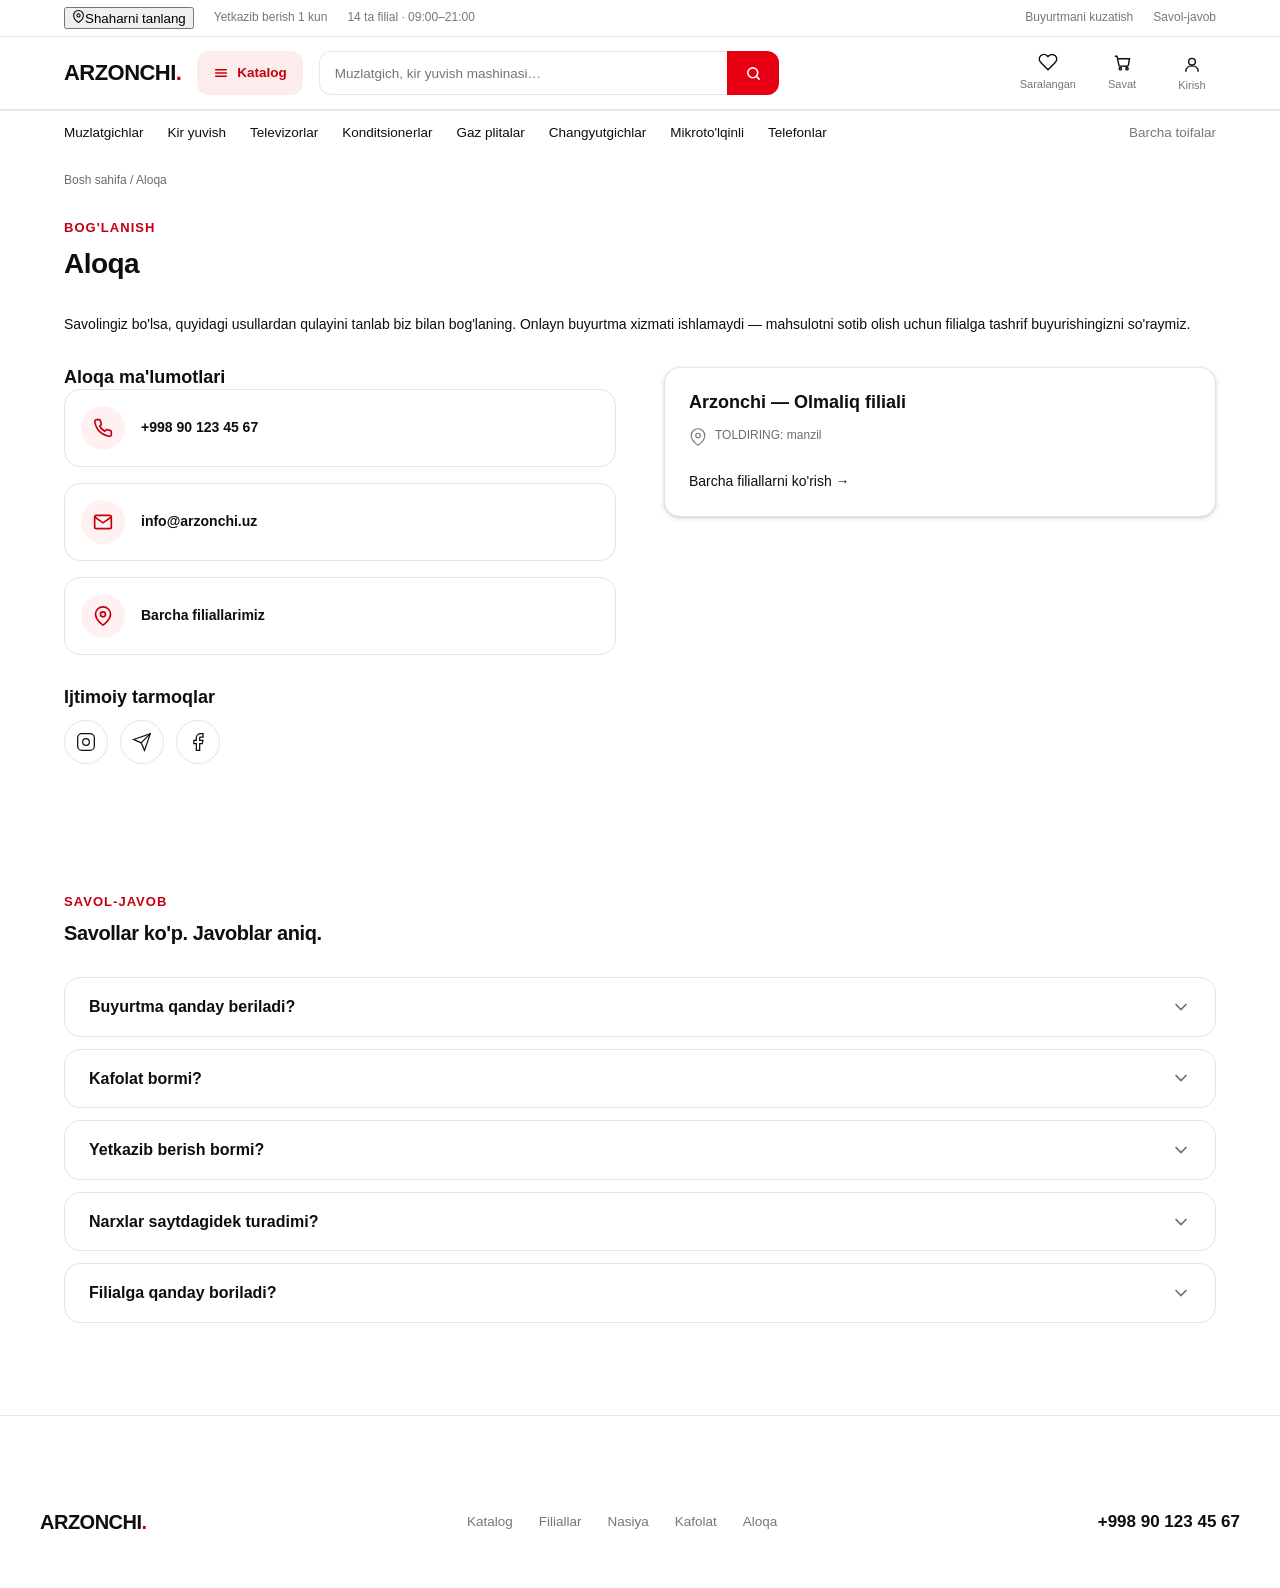
<file: aloqa.html>
<!DOCTYPE html>
<html lang="uz">
<head>
  <meta charset="UTF-8">
  <meta name="viewport" content="width=device-width, initial-scale=1.0">
  <title>Aloqa — Arzonchi</title>
  <meta name="description" content="Arzonchi bilan bog'lanish — telefon, elektron pochta va ijtimoiy tarmoqlar orqali murojaat qiling.">
  <link rel="stylesheet" href="css/style.css">
  <link rel="stylesheet" href="css/ilova.css">
</head>
<body data-sahifa="aloqa">

  <!-- ══ XIZMAT QATORI (Dizayner TZ 03) ══ -->
  <div class="xizmat-qatori">
    <div class="konteyner xizmat-ichki">
      <div class="xizmat-chap">
        <button type="button" class="xizmat-shahar" data-shahar-tugma aria-label="Shaharni tanlash"><svg width="13" height="13" viewBox="0 0 24 24" fill="none" stroke="currentColor" stroke-width="2"><path d="M21 10c0 7-9 13-9 13s-9-6-9-13a9 9 0 0 1 18 0z"/><circle cx="12" cy="10" r="3"/></svg><span data-manzil-matn>Toshkent</span></button>
        <span>Yetkazib berish 1 kun</span>
        <span>14 ta filial · 09:00–21:00</span>
      </div>
      <div class="xizmat-ong">
        <a href="savat.html">Buyurtmani kuzatish</a>
        <a href="aloqa.html">Savol-javob</a>
      </div>
    </div>
  </div>

  <!-- ══ HEADER (Katalog tugmasi + qidiruv header ichida) ══ -->
  <header class="sayt-header">
    <div class="konteyner header-ichki">
      <a href="index.html" class="logo" aria-label="Arzonchi bosh sahifasi">ARZONCHI<span class="logo-nuqta">.</span></a>
      <a href="katalog.html" class="katalog-tugma"><svg width="16" height="16" viewBox="0 0 24 24" fill="none" stroke="currentColor" stroke-width="2.2" stroke-linecap="round"><path d="M4 7h16M4 12h16M4 17h16"/></svg>Katalog</a>
      <form class="header-qidiruv" action="katalog.html" method="get" role="search">
        <input type="search" name="q" placeholder="Muzlatgich, kir yuvish mashinasi…" aria-label="Qidiruv">
        <button type="submit" aria-label="Qidirish"><svg width="17" height="17" viewBox="0 0 24 24" fill="none" stroke="currentColor" stroke-width="2.3" stroke-linecap="round"><circle cx="11" cy="11" r="7"/><path d="M20 20l-3.5-3.5"/></svg></button>
      </form>
      <div class="header-bosh"></div>
      <div class="header-ong">
        <a href="saralangan.html" class="dokon-ikonka" aria-label="Saralanganlar">
          <svg viewBox="0 0 24 24" fill="none" stroke="currentColor" stroke-width="1.7"><path d="M20.84 4.61a5.5 5.5 0 0 0-7.78 0L12 5.67l-1.06-1.06a5.5 5.5 0 0 0-7.78 7.78l1.06 1.06L12 21.23l7.78-7.78 1.06-1.06a5.5 5.5 0 0 0 0-7.78z"/></svg><span>Saralangan</span><span class="dokon-badge" data-saralangan-soni hidden>0</span>
        </a>
        <a href="savat.html" class="dokon-ikonka" aria-label="Savat">
          <svg viewBox="0 0 24 24" fill="none" stroke="currentColor" stroke-width="1.7" stroke-linecap="round"><path d="M4 5h2l2.2 10.4a2 2 0 0 0 2 1.6h7.5a2 2 0 0 0 2-1.6L21 8H7"/><circle cx="10" cy="20" r="1.4"/><circle cx="18" cy="20" r="1.4"/></svg><span>Savat</span><span class="dokon-badge" data-savat-soni hidden>0</span>
        </a>
        <button type="button" class="dokon-ikonka" data-hisob-tugma aria-label="Hisobim">
          <svg viewBox="0 0 24 24" fill="none" stroke="currentColor" stroke-width="1.7"><circle cx="12" cy="8" r="4"/><path d="M4.5 20c0-4.4 3.4-7 7.5-7s7.5 2.6 7.5 7"/></svg><span data-hisob-nom>Kirish</span>
        </button>
        <button type="button" class="hamburger-tugma" aria-label="Menyuni ochish" aria-expanded="false">
          <svg class="ikon-och" width="24" height="24" viewBox="0 0 24 24" fill="none" stroke="currentColor" stroke-width="2" stroke-linecap="round"><line x1="3" y1="6" x2="21" y2="6"/><line x1="3" y1="12" x2="21" y2="12"/><line x1="3" y1="18" x2="21" y2="18"/></svg>
          <svg class="ikon-yop" width="24" height="24" viewBox="0 0 24 24" fill="none" stroke="currentColor" stroke-width="2" stroke-linecap="round"><line x1="18" y1="6" x2="6" y2="18"/><line x1="6" y1="6" x2="18" y2="18"/></svg>
        </button>
      </div>
    </div>
  </header>

  <!-- ══ KATEGORIYA QATORI ══ -->
  <nav class="kategoriya-qatori" aria-label="Kategoriyalar">
    <div class="konteyner kategoriya-ichki">
      <a href="katalog.html?kategoriya=muzlatgich">Muzlatgichlar</a>
      <a href="katalog.html?kategoriya=kir-yuvish-mashinasi">Kir yuvish</a>
      <a href="katalog.html?kategoriya=televizor">Televizorlar</a>
      <a href="katalog.html?kategoriya=konditsioner">Konditsionerlar</a>
      <a href="katalog.html?kategoriya=gaz-plita">Gaz plitalar</a>
      <a href="katalog.html?kategoriya=changyutgich">Changyutgichlar</a>
      <a href="katalog.html?kategoriya=mikrotolqinli-pech">Mikroto'lqinli</a>
      <a href="katalog.html?kategoriya=telefon">Telefonlar</a>
      <a href="katalog.html" class="kategoriya-barcha">Barcha toifalar</a>
    </div>
  </nav>

  <div class="konteyner">
    <div class="breadcrumb"><a href="index.html">Bosh sahifa</a> / Aloqa</div>
  </div>

  <section class="bolim bolim-tepasi-kichik">
    <div class="konteyner">
      <div class="bolim-sarlavha">
        <div class="bolim-sarlavha-matn">
          <span class="bolim-yorliq">Bog'lanish</span>
          <h1>Aloqa</h1>
        </div>
      </div>
      <p>Savolingiz bo'lsa, quyidagi usullardan qulayini tanlab biz bilan bog'laning. Onlayn buyurtma xizmati ishlamaydi — mahsulotni sotib olish uchun filialga tashrif buyurishingizni so'raymiz.</p>

      <div class="ikki-ustun oraliq-ustki-katta">
        <div>
          <h3>Aloqa ma'lumotlari</h3>
          <div class="aloqa-royxat">
            <a href="tel:+998901234567" class="aloqa-band">
              <span class="aloqa-ikon">
                <svg width="20" height="20" viewBox="0 0 24 24" fill="none" stroke="currentColor" stroke-width="2"><path d="M22 16.92v3a2 2 0 0 1-2.18 2 19.79 19.79 0 0 1-8.63-3.07 19.5 19.5 0 0 1-6-6 19.79 19.79 0 0 1-3.07-8.67A2 2 0 0 1 4.11 2h3a2 2 0 0 1 2 1.72c.13.96.36 1.9.7 2.81a2 2 0 0 1-.45 2.11L8.09 9.91a16 16 0 0 0 6 6l1.27-1.27a2 2 0 0 1 2.11-.45c.91.34 1.85.57 2.81.7A2 2 0 0 1 22 16.92z"/></svg>
              </span>
              <span>+998 90 123 45 67</span>
            </a>
            <a href="mailto:info@arzonchi.uz" class="aloqa-band">
              <span class="aloqa-ikon">
                <svg width="20" height="20" viewBox="0 0 24 24" fill="none" stroke="currentColor" stroke-width="2"><rect x="2" y="4" width="20" height="16" rx="2"/><path d="m22 6-10 7L2 6"/></svg>
              </span>
              <span>info@arzonchi.uz</span>
            </a>
            <a href="filiallar.html" class="aloqa-band">
              <span class="aloqa-ikon">
                <svg width="20" height="20" viewBox="0 0 24 24" fill="none" stroke="currentColor" stroke-width="2"><path d="M21 10c0 7-9 13-9 13s-9-6-9-13a9 9 0 0 1 18 0z"/><circle cx="12" cy="10" r="3"/></svg>
              </span>
              <span>Barcha filiallarimiz</span>
            </a>
          </div>

          <h3 class="oraliq-ustki-katta">Ijtimoiy tarmoqlar</h3>
          <div class="ijtimoiy-tarmoq-royxat">
            <a href="#" aria-label="Instagram"><svg width="20" height="20" viewBox="0 0 24 24" fill="none" stroke="currentColor" stroke-width="1.5"><rect x="2" y="2" width="20" height="20" rx="5"/><circle cx="12" cy="12" r="4"/><line x1="17.5" y1="6.5" x2="17.5" y2="6.5"/></svg></a>
            <a href="#" aria-label="Telegram"><svg width="20" height="20" viewBox="0 0 24 24" fill="none" stroke="currentColor" stroke-width="1.5"><path d="m22 2-7 20-4-9-9-4Z"/><path d="M22 2 11 13"/></svg></a>
            <a href="#" aria-label="Facebook"><svg width="20" height="20" viewBox="0 0 24 24" fill="none" stroke="currentColor" stroke-width="1.5"><path d="M18 2h-3a5 5 0 0 0-5 5v3H7v4h3v8h4v-8h3l1-4h-4V7a1 1 0 0 1 1-1h3Z"/></svg></a>
          </div>
        </div>

        <div id="aloqa-xarita-blok" class="filial-karta">
          <!-- js/umumiy.js orqali js/malumotlar-filial.js asosida to'ldiriladi -->
        </div>
      </div>
    </div>
  </section>

  <section class="bolim">
    <div class="konteyner">
      <div class="bolim-sarlavha">
        <div class="bolim-sarlavha-matn">
          <span class="bolim-yorliq">Savol-javob</span>
          <!-- KONTENT EGASI TASDIQLAYDI: sarlavha namunasi -->
          <h2>Savollar ko'p. Javoblar aniq.</h2>
        </div>
      </div>
      <div class="faq-royxat">
        <details class="faq-band">
          <summary>Buyurtma qanday beriladi?<svg class="faq-chevron" width="20" height="20" viewBox="0 0 24 24" fill="none" stroke="currentColor" stroke-width="2" stroke-linecap="round"><path d="m6 9 6 6 6-6"/></svg></summary>
          <div class="faq-javob">
            <!-- KONTENT EGASI TASDIQLAYDI -->
            <p>Saytda onlayn buyurtma yo'q — bu vitrina. Mahsulotni tanlang, "Qo'ng'iroq qilish" tugmasi orqali bog'laning yoki yaqin filialga keling.</p>
          </div>
        </details>
        <details class="faq-band">
          <summary>Kafolat bormi?<svg class="faq-chevron" width="20" height="20" viewBox="0 0 24 24" fill="none" stroke="currentColor" stroke-width="2" stroke-linecap="round"><path d="m6 9 6 6 6-6"/></svg></summary>
          <div class="faq-javob">
            <!-- KONTENT EGASI TASDIQLAYDI -->
            <p>Ha. Barcha mahsulotlar ishlab chiqaruvchining rasmiy kafolati bilan sotiladi.</p>
          </div>
        </details>
        <details class="faq-band">
          <summary>Yetkazib berish bormi?<svg class="faq-chevron" width="20" height="20" viewBox="0 0 24 24" fill="none" stroke="currentColor" stroke-width="2" stroke-linecap="round"><path d="m6 9 6 6 6-6"/></svg></summary>
          <div class="faq-javob">
            <!-- KONTENT EGASI TASDIQLAYDI -->
            <p>Mahsulotni filialdan olib ketishingiz mumkin. Yetkazib berish sharti filial bilan kelishiladi.</p>
          </div>
        </details>
        <details class="faq-band">
          <summary>Narxlar saytdagidek turadimi?<svg class="faq-chevron" width="20" height="20" viewBox="0 0 24 24" fill="none" stroke="currentColor" stroke-width="2" stroke-linecap="round"><path d="m6 9 6 6 6-6"/></svg></summary>
          <div class="faq-javob">
            <!-- KONTENT EGASI TASDIQLAYDI -->
            <p>Saytdagi narx va qoldiq muntazam yangilanib turadi; aniq narxni filialda ham tasdiqlab olasiz.</p>
          </div>
        </details>
        <details class="faq-band">
          <summary>Filialga qanday boriladi?<svg class="faq-chevron" width="20" height="20" viewBox="0 0 24 24" fill="none" stroke="currentColor" stroke-width="2" stroke-linecap="round"><path d="m6 9 6 6 6-6"/></svg></summary>
          <div class="faq-javob">
            <!-- KONTENT EGASI TASDIQLAYDI -->
            <p>Filiallar sahifasida har filialning telefoni va joylashuv havolasi (Telegram/xarita) berilgan.</p>
          </div>
        </details>
      </div>
    </div>
  </section>

  <footer class="sayt-footer sayt-footer--yangi">
    <div class="konteyner footer-yangi-ichki">
      <div class="footer-yangi-logo">ARZONCHI<span class="logo-nuqta">.</span></div>
      <nav class="footer-yangi-havola" aria-label="Footer havolalar">
        <a href="katalog.html">Katalog</a>
        <a href="filiallar.html">Filiallar</a>
        <a href="katalog.html">Nasiya</a>
        <a href="biz-haqimizda.html">Kafolat</a>
        <a href="aloqa.html">Aloqa</a>
      </nav>
      <a href="tel:+998901234567" class="footer-yangi-tel">+998 90 123 45 67</a>
    </div>
  </footer>

  <script src="js/malumotlar-mahsulot.js"></script>
  <script src="js/malumotlar-kategoriya.js"></script>
  <script src="js/malumotlar-filial.js"></script>
  <script src="js/malumotlar-qoshimcha.js"></script>
  <script src="js/umumiy.js"></script>
  <script src="js/do-kon.js"></script>
  <script src="js/qidiruv.js"></script>
  <script src="js/ilova.js"></script>
  <script src="js/harakat.js"></script>
  <nav class="mobil-panel" aria-label="Tezkor navigatsiya">
    <a href="index.html" data-mobil="bosh">
      <svg viewBox="0 0 24 24" fill="none" stroke="currentColor" stroke-width="2"><path d="M3 9l9-7 9 7v11a2 2 0 0 1-2 2H5a2 2 0 0 1-2-2z"/><polyline points="9 22 9 12 15 12 15 22"/></svg>
      <span>Bosh sahifa</span>
    </a>
    <a href="katalog.html" data-mobil="katalog">
      <svg viewBox="0 0 24 24" fill="none" stroke="currentColor" stroke-width="2"><line x1="3" y1="6" x2="21" y2="6"/><line x1="3" y1="12" x2="21" y2="12"/><line x1="3" y1="18" x2="21" y2="18"/></svg>
      <span>Katalog</span>
    </a>
    <a href="saralangan.html" data-mobil="saralangan">
      <svg viewBox="0 0 24 24" fill="none" stroke="currentColor" stroke-width="2"><path d="M20.84 4.61a5.5 5.5 0 0 0-7.78 0L12 5.67l-1.06-1.06a5.5 5.5 0 0 0-7.78 7.78l1.06 1.06L12 21.23l7.78-7.78 1.06-1.06a5.5 5.5 0 0 0 0-7.78z"/></svg>
      <span>Saralangan</span>
      <span class="dokon-badge" data-saralangan-soni hidden>0</span>
    </a>
    <a href="savat.html" data-mobil="savat">
      <svg viewBox="0 0 24 24" fill="none" stroke="currentColor" stroke-width="2"><circle cx="9" cy="21" r="1"/><circle cx="20" cy="21" r="1"/><path d="M1 1h4l2.68 13.39a2 2 0 0 0 2 1.61h9.72a2 2 0 0 0 2-1.61L23 6H6"/></svg>
      <span>Savat</span>
      <span class="dokon-badge" data-savat-soni hidden>0</span>
    </a>
    <a href="#" data-hisob-tugma data-mobil="hisob">
      <svg viewBox="0 0 24 24" fill="none" stroke="currentColor" stroke-width="2"><path d="M20 21v-2a4 4 0 0 0-4-4H8a4 4 0 0 0-4 4v2"/><circle cx="12" cy="7" r="4"/></svg>
      <span data-hisob-nom>Kirish</span>
    </a>
  </nav>
</body>
</html>
</file>
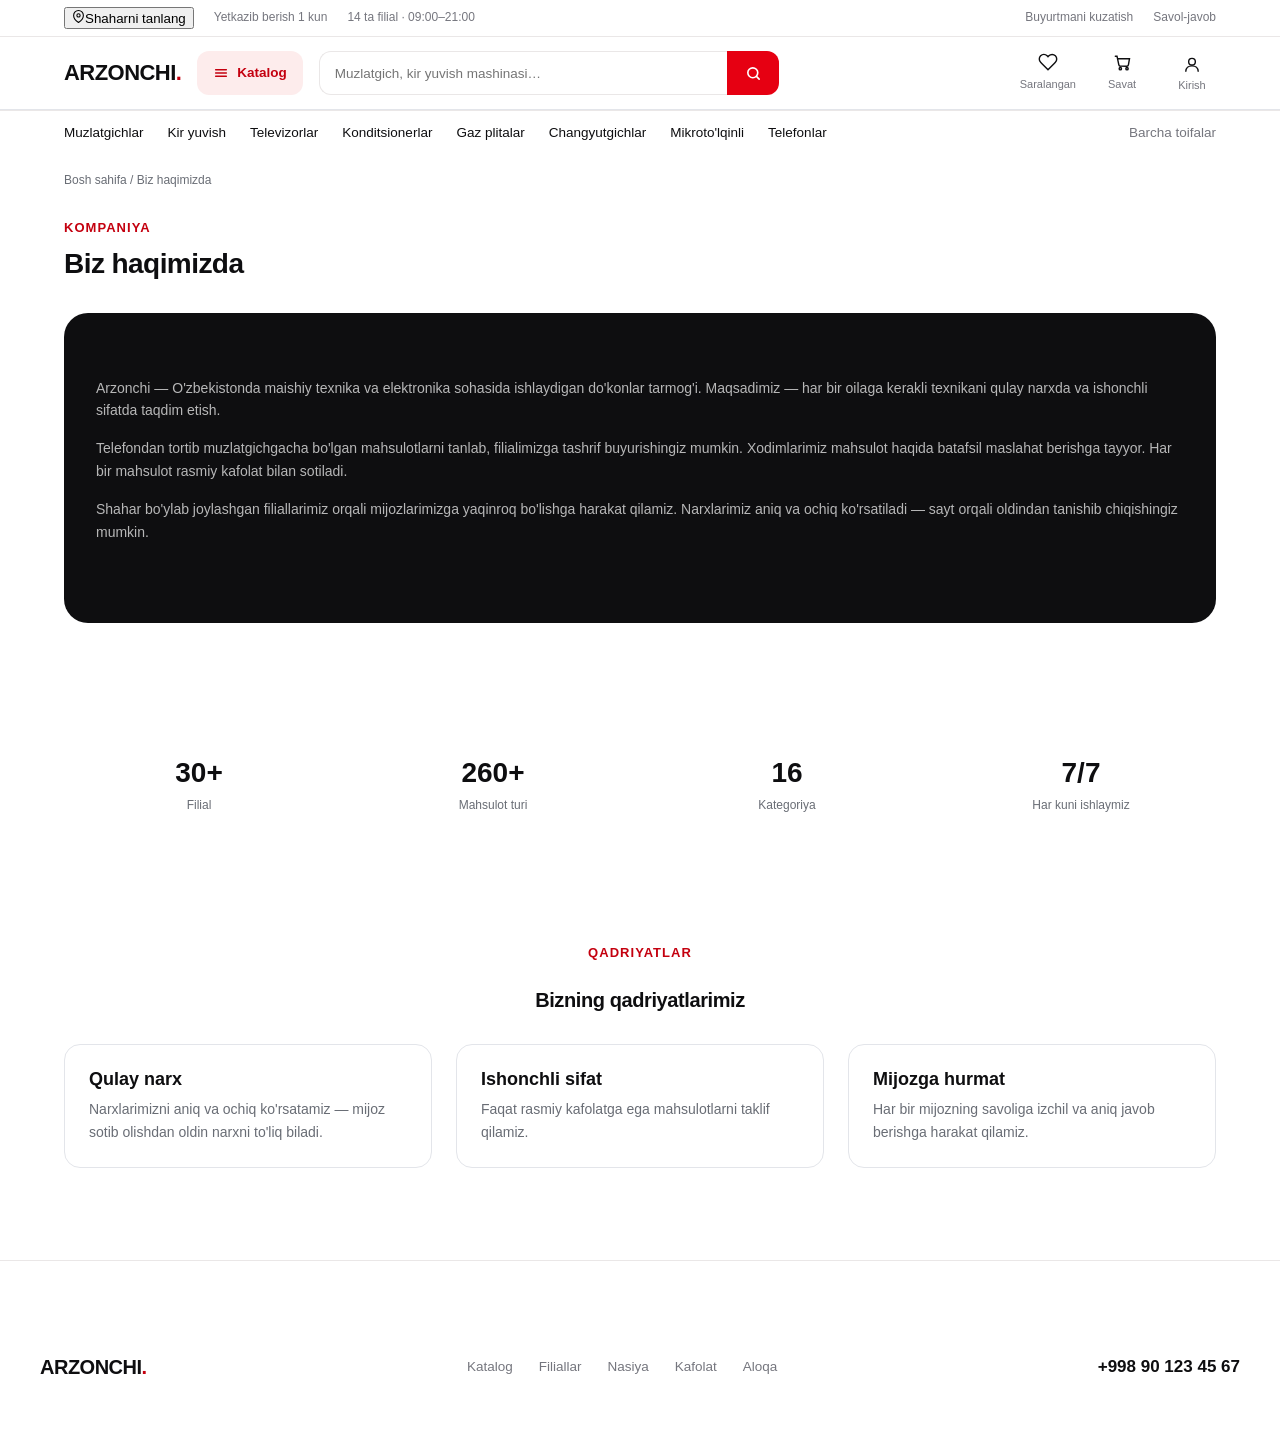
<file: biz-haqimizda.html>
<!DOCTYPE html>
<html lang="uz">
<head>
  <meta charset="UTF-8">
  <meta name="viewport" content="width=device-width, initial-scale=1.0">
  <title>Biz haqimizda — Arzonchi</title>
  <meta name="description" content="Arzonchi — maishiy texnika va elektronika do'konlar tarmog'i. Kompaniyamiz haqida qisqacha ma'lumot.">
  <link rel="stylesheet" href="css/style.css">
  <link rel="stylesheet" href="css/ilova.css">
</head>
<body data-sahifa="biz-haqimizda">

  <!-- ══ XIZMAT QATORI (Dizayner TZ 03) ══ -->
  <div class="xizmat-qatori">
    <div class="konteyner xizmat-ichki">
      <div class="xizmat-chap">
        <button type="button" class="xizmat-shahar" data-shahar-tugma aria-label="Shaharni tanlash"><svg width="13" height="13" viewBox="0 0 24 24" fill="none" stroke="currentColor" stroke-width="2"><path d="M21 10c0 7-9 13-9 13s-9-6-9-13a9 9 0 0 1 18 0z"/><circle cx="12" cy="10" r="3"/></svg><span data-manzil-matn>Toshkent</span></button>
        <span>Yetkazib berish 1 kun</span>
        <span>14 ta filial · 09:00–21:00</span>
      </div>
      <div class="xizmat-ong">
        <a href="savat.html">Buyurtmani kuzatish</a>
        <a href="aloqa.html">Savol-javob</a>
      </div>
    </div>
  </div>

  <!-- ══ HEADER (Katalog tugmasi + qidiruv header ichida) ══ -->
  <header class="sayt-header">
    <div class="konteyner header-ichki">
      <a href="index.html" class="logo" aria-label="Arzonchi bosh sahifasi">ARZONCHI<span class="logo-nuqta">.</span></a>
      <a href="katalog.html" class="katalog-tugma"><svg width="16" height="16" viewBox="0 0 24 24" fill="none" stroke="currentColor" stroke-width="2.2" stroke-linecap="round"><path d="M4 7h16M4 12h16M4 17h16"/></svg>Katalog</a>
      <form class="header-qidiruv" action="katalog.html" method="get" role="search">
        <input type="search" name="q" placeholder="Muzlatgich, kir yuvish mashinasi…" aria-label="Qidiruv">
        <button type="submit" aria-label="Qidirish"><svg width="17" height="17" viewBox="0 0 24 24" fill="none" stroke="currentColor" stroke-width="2.3" stroke-linecap="round"><circle cx="11" cy="11" r="7"/><path d="M20 20l-3.5-3.5"/></svg></button>
      </form>
      <div class="header-bosh"></div>
      <div class="header-ong">
        <a href="saralangan.html" class="dokon-ikonka" aria-label="Saralanganlar">
          <svg viewBox="0 0 24 24" fill="none" stroke="currentColor" stroke-width="1.7"><path d="M20.84 4.61a5.5 5.5 0 0 0-7.78 0L12 5.67l-1.06-1.06a5.5 5.5 0 0 0-7.78 7.78l1.06 1.06L12 21.23l7.78-7.78 1.06-1.06a5.5 5.5 0 0 0 0-7.78z"/></svg><span>Saralangan</span><span class="dokon-badge" data-saralangan-soni hidden>0</span>
        </a>
        <a href="savat.html" class="dokon-ikonka" aria-label="Savat">
          <svg viewBox="0 0 24 24" fill="none" stroke="currentColor" stroke-width="1.7" stroke-linecap="round"><path d="M4 5h2l2.2 10.4a2 2 0 0 0 2 1.6h7.5a2 2 0 0 0 2-1.6L21 8H7"/><circle cx="10" cy="20" r="1.4"/><circle cx="18" cy="20" r="1.4"/></svg><span>Savat</span><span class="dokon-badge" data-savat-soni hidden>0</span>
        </a>
        <button type="button" class="dokon-ikonka" data-hisob-tugma aria-label="Hisobim">
          <svg viewBox="0 0 24 24" fill="none" stroke="currentColor" stroke-width="1.7"><circle cx="12" cy="8" r="4"/><path d="M4.5 20c0-4.4 3.4-7 7.5-7s7.5 2.6 7.5 7"/></svg><span data-hisob-nom>Kirish</span>
        </button>
        <button type="button" class="hamburger-tugma" aria-label="Menyuni ochish" aria-expanded="false">
          <svg class="ikon-och" width="24" height="24" viewBox="0 0 24 24" fill="none" stroke="currentColor" stroke-width="2" stroke-linecap="round"><line x1="3" y1="6" x2="21" y2="6"/><line x1="3" y1="12" x2="21" y2="12"/><line x1="3" y1="18" x2="21" y2="18"/></svg>
          <svg class="ikon-yop" width="24" height="24" viewBox="0 0 24 24" fill="none" stroke="currentColor" stroke-width="2" stroke-linecap="round"><line x1="18" y1="6" x2="6" y2="18"/><line x1="6" y1="6" x2="18" y2="18"/></svg>
        </button>
      </div>
    </div>
  </header>

  <!-- ══ KATEGORIYA QATORI ══ -->
  <nav class="kategoriya-qatori" aria-label="Kategoriyalar">
    <div class="konteyner kategoriya-ichki">
      <a href="katalog.html?kategoriya=muzlatgich">Muzlatgichlar</a>
      <a href="katalog.html?kategoriya=kir-yuvish-mashinasi">Kir yuvish</a>
      <a href="katalog.html?kategoriya=televizor">Televizorlar</a>
      <a href="katalog.html?kategoriya=konditsioner">Konditsionerlar</a>
      <a href="katalog.html?kategoriya=gaz-plita">Gaz plitalar</a>
      <a href="katalog.html?kategoriya=changyutgich">Changyutgichlar</a>
      <a href="katalog.html?kategoriya=mikrotolqinli-pech">Mikroto'lqinli</a>
      <a href="katalog.html?kategoriya=telefon">Telefonlar</a>
      <a href="katalog.html" class="kategoriya-barcha">Barcha toifalar</a>
    </div>
  </nav>

  <div class="konteyner">
    <div class="breadcrumb"><a href="index.html">Bosh sahifa</a> / Biz haqimizda</div>
  </div>

  <section class="bolim bolim-tepasi-kichik">
    <div class="konteyner">
      <div class="bolim-sarlavha">
        <div class="bolim-sarlavha-matn">
          <span class="bolim-yorliq">Kompaniya</span>
          <h1>Biz haqimizda</h1>
        </div>
      </div>
      <div class="quyuq-bolim">
        <p>Arzonchi — O'zbekistonda maishiy texnika va elektronika sohasida ishlaydigan do'konlar tarmog'i. Maqsadimiz — har bir oilaga kerakli texnikani qulay narxda va ishonchli sifatda taqdim etish.</p>
        <p>Telefondan tortib muzlatgichgacha bo'lgan mahsulotlarni tanlab, filialimizga tashrif buyurishingiz mumkin. Xodimlarimiz mahsulot haqida batafsil maslahat berishga tayyor. Har bir mahsulot rasmiy kafolat bilan sotiladi.</p>
        <p>Shahar bo'ylab joylashgan filiallarimiz orqali mijozlarimizga yaqinroq bo'lishga harakat qilamiz. Narxlarimiz aniq va ochiq ko'rsatiladi — sayt orqali oldindan tanishib chiqishingiz mumkin.</p>
      </div>
    </div>
  </section>

  <section class="bolim bolim-kulrang">
    <div class="konteyner">
      <div class="statistika-grid">
        <div>
          <div class="statistika-son">30+</div>
          <div class="statistika-label">Filial</div>
        </div>
        <div>
          <div class="statistika-son">260+</div>
          <div class="statistika-label">Mahsulot turi</div>
        </div>
        <div>
          <div class="statistika-son">16</div>
          <div class="statistika-label">Kategoriya</div>
        </div>
        <div>
          <div class="statistika-son">7/7</div>
          <div class="statistika-label">Har kuni ishlaymiz</div>
        </div>
      </div>
    </div>
  </section>

  <section class="bolim">
    <div class="konteyner">
      <div class="bolim-sarlavha bolim-sarlavha-markaz">
        <span class="bolim-yorliq">Qadriyatlar</span>
        <h2>Bizning qadriyatlarimiz</h2>
      </div>
      <div class="qadriyat-grid">
        <div class="qadriyat-karta">
          <h3>Qulay narx</h3>
          <p>Narxlarimizni aniq va ochiq ko'rsatamiz — mijoz sotib olishdan oldin narxni to'liq biladi.</p>
        </div>
        <div class="qadriyat-karta">
          <h3>Ishonchli sifat</h3>
          <p>Faqat rasmiy kafolatga ega mahsulotlarni taklif qilamiz.</p>
        </div>
        <div class="qadriyat-karta">
          <h3>Mijozga hurmat</h3>
          <p>Har bir mijozning savoliga izchil va aniq javob berishga harakat qilamiz.</p>
        </div>
      </div>
    </div>
  </section>

  <footer class="sayt-footer sayt-footer--yangi">
    <div class="konteyner footer-yangi-ichki">
      <div class="footer-yangi-logo">ARZONCHI<span class="logo-nuqta">.</span></div>
      <nav class="footer-yangi-havola" aria-label="Footer havolalar">
        <a href="katalog.html">Katalog</a>
        <a href="filiallar.html">Filiallar</a>
        <a href="katalog.html">Nasiya</a>
        <a href="biz-haqimizda.html">Kafolat</a>
        <a href="aloqa.html">Aloqa</a>
      </nav>
      <a href="tel:+998901234567" class="footer-yangi-tel">+998 90 123 45 67</a>
    </div>
  </footer>

  <script src="js/malumotlar-mahsulot.js"></script>
  <script src="js/malumotlar-kategoriya.js"></script>
  <script src="js/malumotlar-filial.js"></script>
  <script src="js/malumotlar-qoshimcha.js"></script>
  <script src="js/umumiy.js"></script>
  <script src="js/do-kon.js"></script>
  <script src="js/qidiruv.js"></script>
  <script src="js/ilova.js"></script>
  <script src="js/harakat.js"></script>
  <nav class="mobil-panel" aria-label="Tezkor navigatsiya">
    <a href="index.html" data-mobil="bosh">
      <svg viewBox="0 0 24 24" fill="none" stroke="currentColor" stroke-width="2"><path d="M3 9l9-7 9 7v11a2 2 0 0 1-2 2H5a2 2 0 0 1-2-2z"/><polyline points="9 22 9 12 15 12 15 22"/></svg>
      <span>Bosh sahifa</span>
    </a>
    <a href="katalog.html" data-mobil="katalog">
      <svg viewBox="0 0 24 24" fill="none" stroke="currentColor" stroke-width="2"><line x1="3" y1="6" x2="21" y2="6"/><line x1="3" y1="12" x2="21" y2="12"/><line x1="3" y1="18" x2="21" y2="18"/></svg>
      <span>Katalog</span>
    </a>
    <a href="saralangan.html" data-mobil="saralangan">
      <svg viewBox="0 0 24 24" fill="none" stroke="currentColor" stroke-width="2"><path d="M20.84 4.61a5.5 5.5 0 0 0-7.78 0L12 5.67l-1.06-1.06a5.5 5.5 0 0 0-7.78 7.78l1.06 1.06L12 21.23l7.78-7.78 1.06-1.06a5.5 5.5 0 0 0 0-7.78z"/></svg>
      <span>Saralangan</span>
      <span class="dokon-badge" data-saralangan-soni hidden>0</span>
    </a>
    <a href="savat.html" data-mobil="savat">
      <svg viewBox="0 0 24 24" fill="none" stroke="currentColor" stroke-width="2"><circle cx="9" cy="21" r="1"/><circle cx="20" cy="21" r="1"/><path d="M1 1h4l2.68 13.39a2 2 0 0 0 2 1.61h9.72a2 2 0 0 0 2-1.61L23 6H6"/></svg>
      <span>Savat</span>
      <span class="dokon-badge" data-savat-soni hidden>0</span>
    </a>
    <a href="#" data-hisob-tugma data-mobil="hisob">
      <svg viewBox="0 0 24 24" fill="none" stroke="currentColor" stroke-width="2"><path d="M20 21v-2a4 4 0 0 0-4-4H8a4 4 0 0 0-4 4v2"/><circle cx="12" cy="7" r="4"/></svg>
      <span data-hisob-nom>Kirish</span>
    </a>
  </nav>
</body>
</html>
</file>
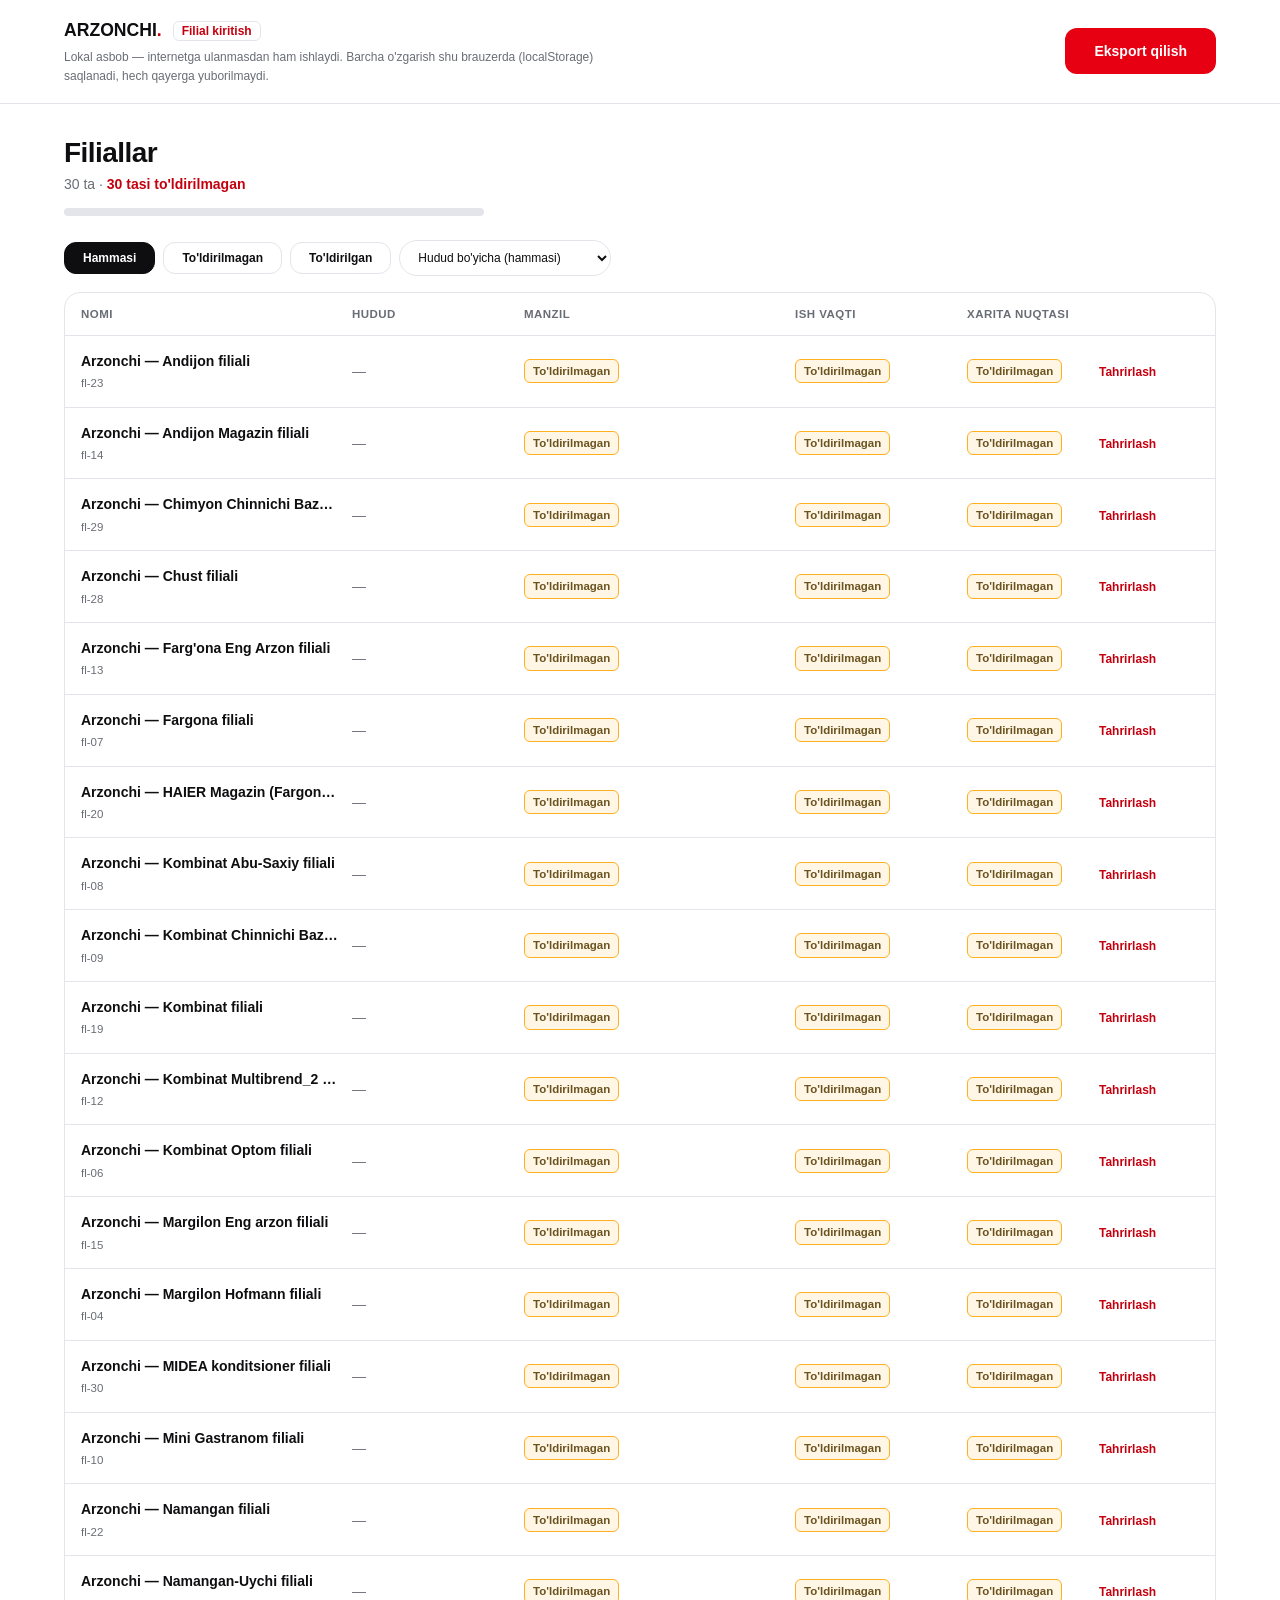
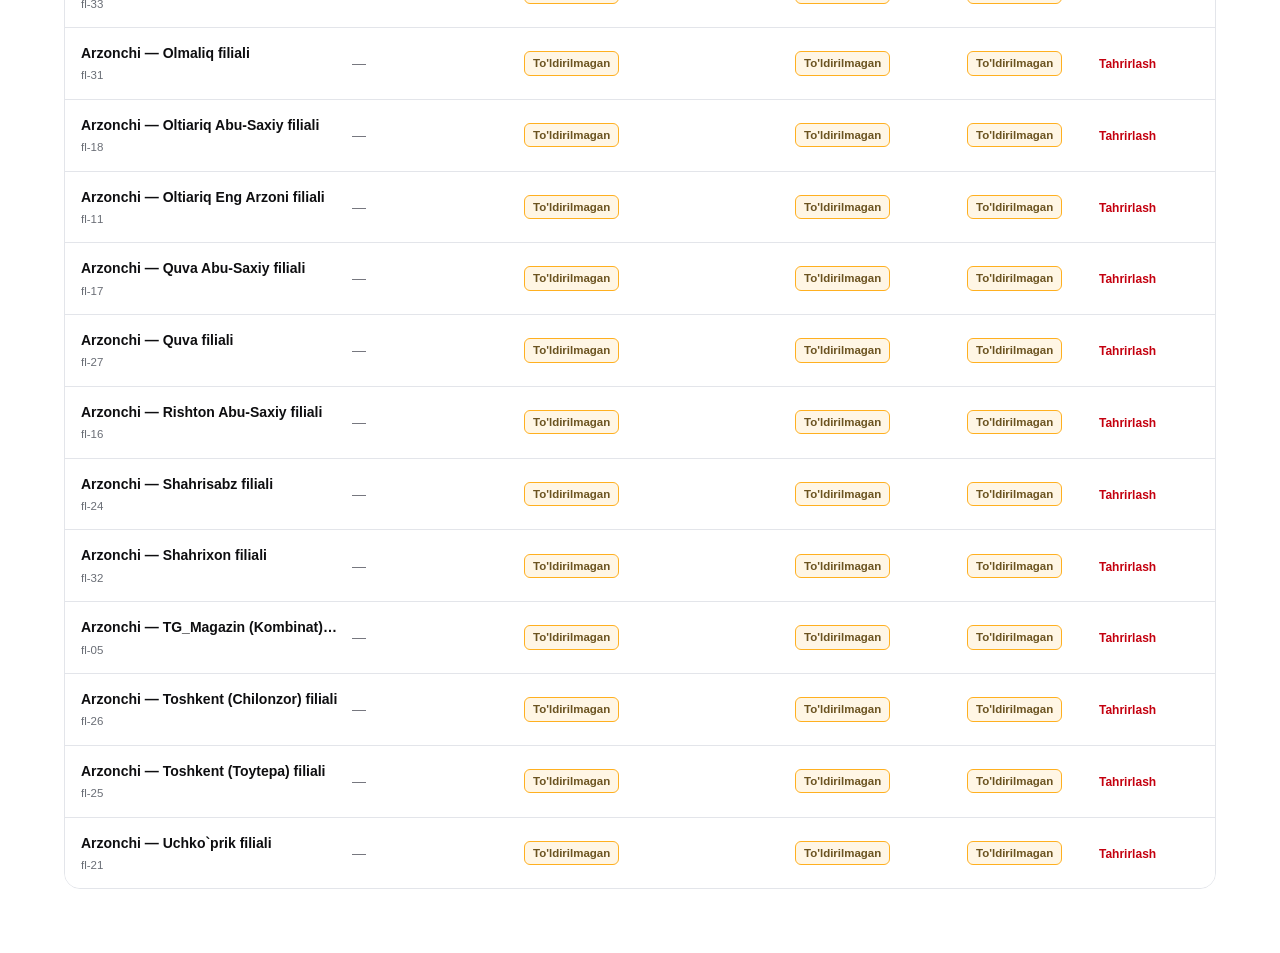
<file: filial-kirish.html>
<!DOCTYPE html>
<html lang="uz">
<head>
  <meta charset="UTF-8">
  <meta name="viewport" content="width=device-width, initial-scale=1.0">
  <title>Filial ma'lumotlarini kiritish — Arzonchi (lokal asbob)</title>
  <meta name="robots" content="noindex, nofollow">
  <link rel="stylesheet" href="css/style.css">
  <link rel="stylesheet" href="css/ilova.css">
  <style>
    /* =====================================================================
       FILIAL-KIRISH — faqat shu sahifaga tegishli uslublar (fk- prefiksi).
       Mavjud css/style.css dagi tokenlar (ranglar/oraliqlar/radiuslar) va
       tayyor sinflar (.konteyner, .tugma, .maydon, .filtr-pill, .maydon-xato)
       qayta ishlatiladi — css papkasidagi fayllar TEGILMAGAN.
       ===================================================================== */

    .fk-body { background: var(--fon-sahifa, #F1F3F6); }

    .fk-header {
      background: var(--oq, #FFFFFF);
      border-bottom: 1px solid var(--chegara-nozik, #E4E7EC);
      padding: var(--oraliq-4, 16px) 0;
      position: sticky;
      top: 0;
      z-index: 20;
    }
    .fk-header-ichki {
      display: flex;
      align-items: center;
      justify-content: space-between;
      gap: var(--oraliq-4, 16px);
      flex-wrap: wrap;
    }
    .fk-header-nom { font-weight: 800; font-size: 1.1rem; color: var(--qora, #141417); }
    .fk-header-belgi {
      font-weight: 600;
      font-size: var(--matn-kichik, 12px);
      color: var(--matn-qizil, #C4000F);
      border: 1px solid var(--chegara-nozik, #E3E5EA);
      border-radius: var(--radius-yorliq, 6px);
      padding: 2px 8px;
      margin-left: 6px;
      vertical-align: middle;
    }
    .fk-header-izoh {
      margin: 4px 0 0;
      font-size: var(--matn-kichik, 12px);
      color: var(--matn-ikkinchi, #696D75);
      max-width: 560px;
    }

    .fk-asosiy { padding: var(--oraliq-6, 32px) var(--konteyner-padding, 16px) var(--oraliq-8, 64px); }

    /* ---------- Ro'yxat ekrani ---------- */
    .fk-royxat-bosh h1 { margin: 0 0 4px; }
    .fk-progress-matn { margin: 0 0 var(--oraliq-3, 12px); color: var(--matn-ikkinchi, #696D75); font-size: var(--matn-asosiy, 14px); }
    .fk-qizil { color: var(--matn-qizil, #C4000F); font-weight: 700; }
    .fk-progress-matn-kichik { margin: 2px 0 0; color: var(--matn-ikkinchi, #696D75); font-size: var(--matn-kichik, 12px); }
    .fk-progress-track { height: 8px; border-radius: 999px; background: var(--kul-90, #E3E5EA); overflow: hidden; margin-bottom: var(--oraliq-5, 24px); max-width: 420px; }
    .fk-progress-fill { height: 100%; background: var(--rang-brend, #E60012); border-radius: 999px; transition: width var(--tezlik, .2s ease); }

    .fk-filtr-qatori { display: flex; align-items: center; gap: var(--oraliq-2, 8px); flex-wrap: wrap; margin-bottom: var(--oraliq-4, 16px); }
    .fk-hudud-select {
      height: 36px; border-radius: 999px; border: 1px solid var(--chegara-nozik, #DDE1E7);
      padding: 0 14px; font-size: var(--matn-kichik, 13px); font-family: inherit;
      background: var(--oq, #FFFFFF); color: var(--qora, #141417);
    }

    .fk-jadval-qobiq { overflow-x: auto; background: var(--oq, #FFFFFF); border: 1px solid var(--chegara-nozik, #EEF0F3); border-radius: var(--radius-kartochka, 16px); }
    .fk-jadval { min-width: 780px; }
    .fk-qator-grid { display: grid; grid-template-columns: 1fr 160px 1fr 160px 120px 100px; align-items: center; gap: var(--oraliq-3, 12px); }
    .fk-jadval-bosh {
      padding: 12px 16px; font-size: 11.5px; font-weight: 700; color: var(--matn-ikkinchi, #696D75);
      text-transform: uppercase; letter-spacing: .04em; border-bottom: 1px solid var(--chegara-nozik, #EEF0F3);
    }
    .fk-qator { background: var(--oq, #FFFFFF); border-bottom: 1px solid var(--chegara-nozik, #EEF0F3); padding: 14px 16px; font-size: var(--matn-asosiy, 14px); }
    .fk-qator:last-child { border-bottom: 0; }
    .fk-qator--ochilmagan { background: var(--yuza-ikkilamchi, #F4F6F8); color: var(--matn-uchinchi, #75767E); }
    .fk-qator-nomi { display: flex; flex-direction: column; gap: 2px; min-width: 0; }
    .fk-qator-nomi strong { font-size: var(--matn-asosiy, 14px); font-weight: 700; overflow: hidden; text-overflow: ellipsis; white-space: nowrap; }
    .fk-qator-id { font-size: 11.5px; color: var(--matn-ikkinchi, #696D75); }
    .fk-tahrirlash { color: var(--matn-qizil, #C4000F); font-weight: 600; font-size: var(--matn-kichik, 13px); }
    .fk-tahrirlash:hover { text-decoration: underline; }
    .fk-bosh { color: var(--matn-uchinchi, #75767E); }
    .fk-bosh-holat { padding: var(--oraliq-6, 32px); text-align: center; color: var(--matn-ikkinchi, #696D75); }

    .fk-yorliq-sariq {
      display: inline-block; background: var(--sariq-95, #FFF6E5); color: #6B5320;
      border: 1px solid var(--sariq-50, #FFB020); border-radius: var(--radius-yorliq, 6px);
      padding: 2px 8px; font-size: 11.5px; font-weight: 600; white-space: nowrap;
    }
    .fk-belgi-ok { color: var(--yashil-45, #0B7A58); font-weight: 700; font-size: 16px; }
    .fk-tag-ochilmagan {
      display: inline-block; background: var(--kul-94, #EDEFF3); color: var(--matn-uchinchi, #75767E);
      border-radius: var(--radius-yorliq, 6px); padding: 2px 8px; font-size: 11.5px; font-weight: 600;
    }

    /* ---------- Forma ekrani ---------- */
    .fk-forma-bosh { margin-bottom: var(--oraliq-5, 24px); }
    .fk-orqaga { display: inline-block; margin-bottom: 8px; color: var(--matn-ikkinchi, #696D75); font-size: var(--matn-kichik, 13px); font-weight: 600; }
    .fk-orqaga:hover { color: var(--qora, #141417); }
    .fk-forma-bosh h1 { margin: 0; }

    #fk-forma {
      max-width: 720px; background: var(--oq, #FFFFFF); border: 1px solid var(--chegara-nozik, #EEF0F3);
      border-radius: var(--radius-blok, 24px); padding: var(--oraliq-6, 32px);
    }
    .fk-forma-grid { display: grid; grid-template-columns: 1fr 1fr; gap: 0 var(--oraliq-4, 16px); }
    .maydon--keng { grid-column: 1 / -1; }
    #fk-forma .maydon input, #fk-forma .maydon select { min-height: 46px; }
    #fk-forma .maydon input:disabled { background: var(--yuza-ikkilamchi, #F4F6F8); color: var(--matn-ikkinchi, #696D75); }

    .fk-blok-sarlavha { margin: var(--oraliq-6, 32px) 0 var(--oraliq-3, 12px); padding-top: var(--oraliq-4, 16px); border-top: 1px solid var(--chegara-nozik, #EEF0F3); }

    .fk-radio-qator { display: flex; gap: var(--oraliq-5, 24px); margin-bottom: var(--oraliq-4, 16px); flex-wrap: wrap; }
    .fk-radio-qator label { display: flex; align-items: center; gap: 8px; font-size: var(--matn-asosiy, 14px); cursor: pointer; }

    input[type="radio"], input[type="checkbox"] { accent-color: var(--rang-brend, #E60012); width: 18px; height: 18px; cursor: pointer; }

    .fk-kunlar-blok { display: flex; flex-direction: column; gap: 10px; margin-bottom: var(--oraliq-4, 16px); }
    .fk-kun-qator { display: grid; grid-template-columns: 96px 1fr 16px 1fr 120px; align-items: center; gap: 8px; }
    .fk-kun-nomi { font-size: var(--matn-kichik, 13px); font-weight: 600; color: var(--matn-ikkinchi, #696D75); }
    .fk-kun-qator input[type="time"] {
      width: 100%; height: 40px; border: 1px solid var(--chegara-kuchli, #D5D7DD);
      border-radius: var(--radius-maydon, 12px); padding: 0 10px; font-family: inherit;
    }
    .fk-kun-chiziq { text-align: center; color: var(--matn-uchinchi, #75767E); }
    .fk-dam-belgi { display: flex; align-items: center; gap: 6px; font-size: 12px; color: var(--matn-ikkinchi, #696D75); white-space: nowrap; }

    .fk-havola-natija { font-size: 12.5px; margin: -8px 0 var(--oraliq-4, 16px); min-height: 16px; }
    .fk-havola-natija--ok { color: var(--yashil-45, #0B7A58); font-weight: 600; }
    .fk-havola-natija--xato { color: var(--matn-qizil, #C4000F); font-weight: 600; }

    .fk-xarita-oldindan {
      margin-bottom: var(--oraliq-4, 16px); border-radius: var(--radius-kartochka, 16px);
      overflow: hidden; border: 1px solid var(--chegara-nozik, #EEF0F3); height: 220px;
    }
    .fk-xarita-oldindan iframe { width: 100%; height: 100%; border: 0; display: block; }

    .fk-kalit-qator { display: flex; align-items: center; gap: 10px; margin-bottom: var(--oraliq-3, 12px); cursor: pointer; font-size: var(--matn-asosiy, 14px); }
    .fk-kalit { position: relative; display: inline-block; width: 40px; height: 23px; flex: none; }
    .fk-kalit input { position: absolute; opacity: 0; width: 100%; height: 100%; margin: 0; cursor: pointer; }
    .fk-kalit-trek { position: absolute; inset: 0; background: #D9DDE3; border-radius: 999px; transition: background var(--tezlik, .2s ease); pointer-events: none; }
    .fk-kalit-trek::before {
      content: ""; position: absolute; top: 2.5px; left: 3px; width: 18px; height: 18px;
      background: #FFFFFF; border-radius: 50%; transition: transform var(--tezlik, .2s ease);
      box-shadow: 0 1px 2px rgba(20, 20, 23, .2);
    }
    .fk-kalit input:checked + .fk-kalit-trek { background: var(--rang-brend, #E60012); }
    .fk-kalit input:checked + .fk-kalit-trek::before { transform: translateX(17px); }

    .fk-eslatma { font-size: 11.5px; color: var(--matn-uchinchi, #75767E); margin: 0 0 var(--oraliq-5, 24px); }

    .fk-tugmalar-qatori {
      display: flex; justify-content: flex-end; gap: var(--oraliq-3, 12px); flex-wrap: wrap;
      padding-top: var(--oraliq-4, 16px); border-top: 1px solid var(--chegara-nozik, #EEF0F3);
    }

    .fk-kirish-xato { border-color: var(--matn-qizil, #C4000F) !important; box-shadow: 0 0 0 3px rgba(230, 0, 18, 0.13); }

    .fk-xato-holat {
      max-width: 560px; margin: var(--oraliq-8, 64px) auto; text-align: center;
      border: 1px dashed #D3D8DF; border-radius: 14px; padding: 28px 22px; background: #FCFCFD;
    }
    .fk-xato-holat code { background: var(--kul-94, #EDEFF3); padding: 1px 5px; border-radius: 4px; }

    .fk-toast-joy { position: fixed; right: 16px; bottom: 16px; z-index: 500; }
    .fk-toast {
      display: flex; align-items: center; gap: 10px; background: var(--oq, #FFFFFF);
      border: 1px solid var(--chegara-nozik, #EEF0F3); box-shadow: var(--soya-suzuvchi, 0 10px 26px rgba(20, 20, 23, .13));
      border-radius: 13px; padding: 12px 16px; font-size: 13.5px; font-weight: 600; max-width: 340px;
    }
    .fk-toast-belgi { font-weight: 800; }
    .fk-toast--ok .fk-toast-belgi { color: var(--yashil-45, #0B7A58); }
    .fk-toast--xato .fk-toast-belgi { color: var(--matn-qizil, #C4000F); }

    @media (max-width: 760px) {
      .fk-qator-grid { grid-template-columns: 1fr; row-gap: 6px; }
      .fk-jadval { min-width: 0; }
      .fk-jadval-bosh { display: none; }
      .fk-qator { border: 1px solid var(--chegara-nozik, #EEF0F3); border-radius: 12px; margin: 10px; padding: 14px; }
      .fk-jadval-qobiq { border: 0; background: transparent; }
      .fk-forma-grid { grid-template-columns: 1fr; }
      .fk-kun-qator { grid-template-columns: 1fr 1fr; row-gap: 6px; }
      .fk-kun-nomi { grid-column: 1 / -1; }
      #fk-forma { padding: var(--oraliq-4, 16px); }
    }

    @media (prefers-reduced-motion: reduce) {
      .fk-progress-fill, .fk-kalit-trek, .fk-kalit-trek::before { transition: none; }
    }
  </style>
</head>
<body class="fk-body">

  <noscript>
    <div class="fk-xato-holat">Bu asbob ishlashi uchun brauzeringizda JavaScript yoqilgan bo'lishi kerak.</div>
  </noscript>

  <header class="fk-header">
    <div class="konteyner fk-header-ichki">
      <div>
        <div class="fk-header-nom">ARZONCHI<span class="logo-nuqta">.</span> <span class="fk-header-belgi">Filial kiritish</span></div>
        <p class="fk-header-izoh">Lokal asbob — internetga ulanmasdan ham ishlaydi. Barcha o'zgarish shu brauzerda (localStorage) saqlanadi, hech qayerga yuborilmaydi.</p>
      </div>
      <button type="button" class="tugma tugma-asosiy" id="fk-eksport-tugma">Eksport qilish</button>
    </div>
  </header>

  <main class="konteyner fk-asosiy">
    <section id="fk-ekran-royxat" aria-label="Filiallar ro'yxati"></section>
    <section id="fk-ekran-forma" aria-label="Filialni tahrirlash" hidden></section>
  </main>

  <div id="fk-toast-joy" class="fk-toast-joy" aria-live="polite" hidden></div>

  <script src="js/malumotlar-filial.js"></script>
  <script src="js/filial-kirish.js"></script>
</body>
</html>
</file>
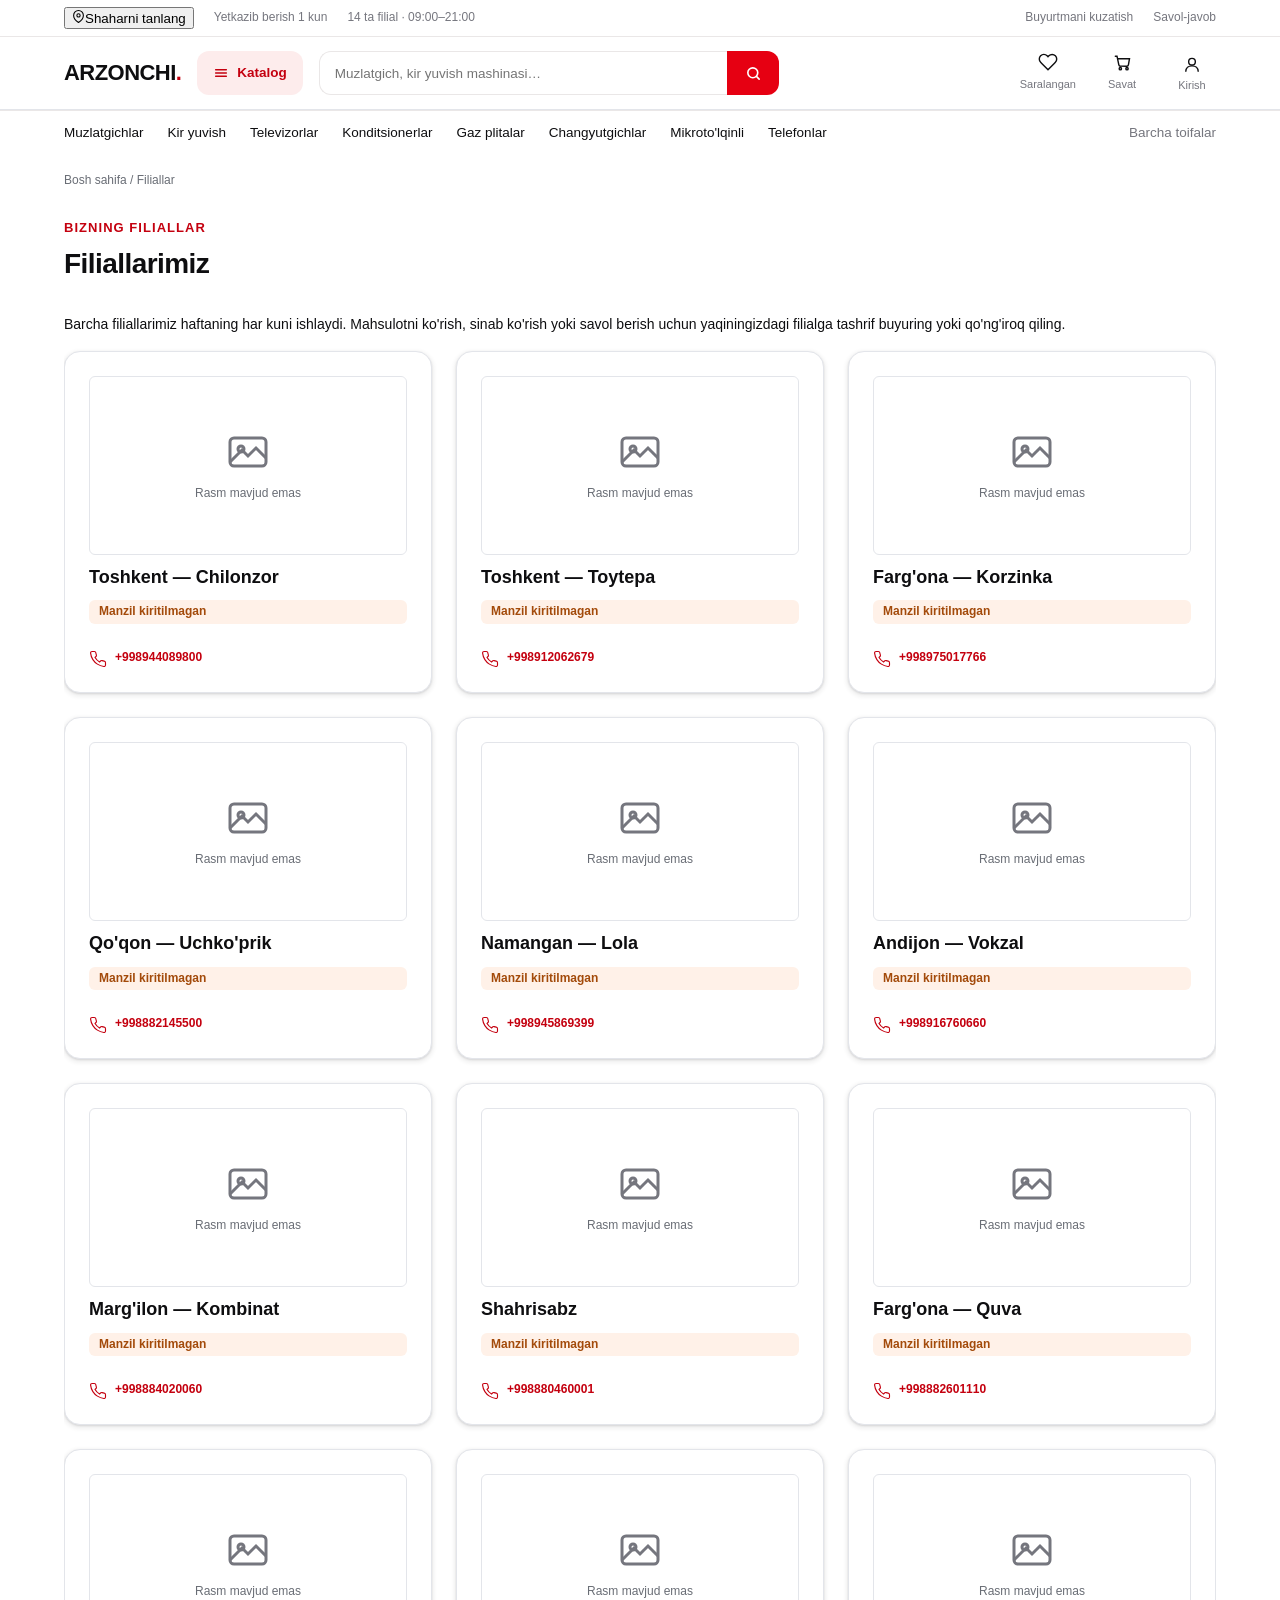
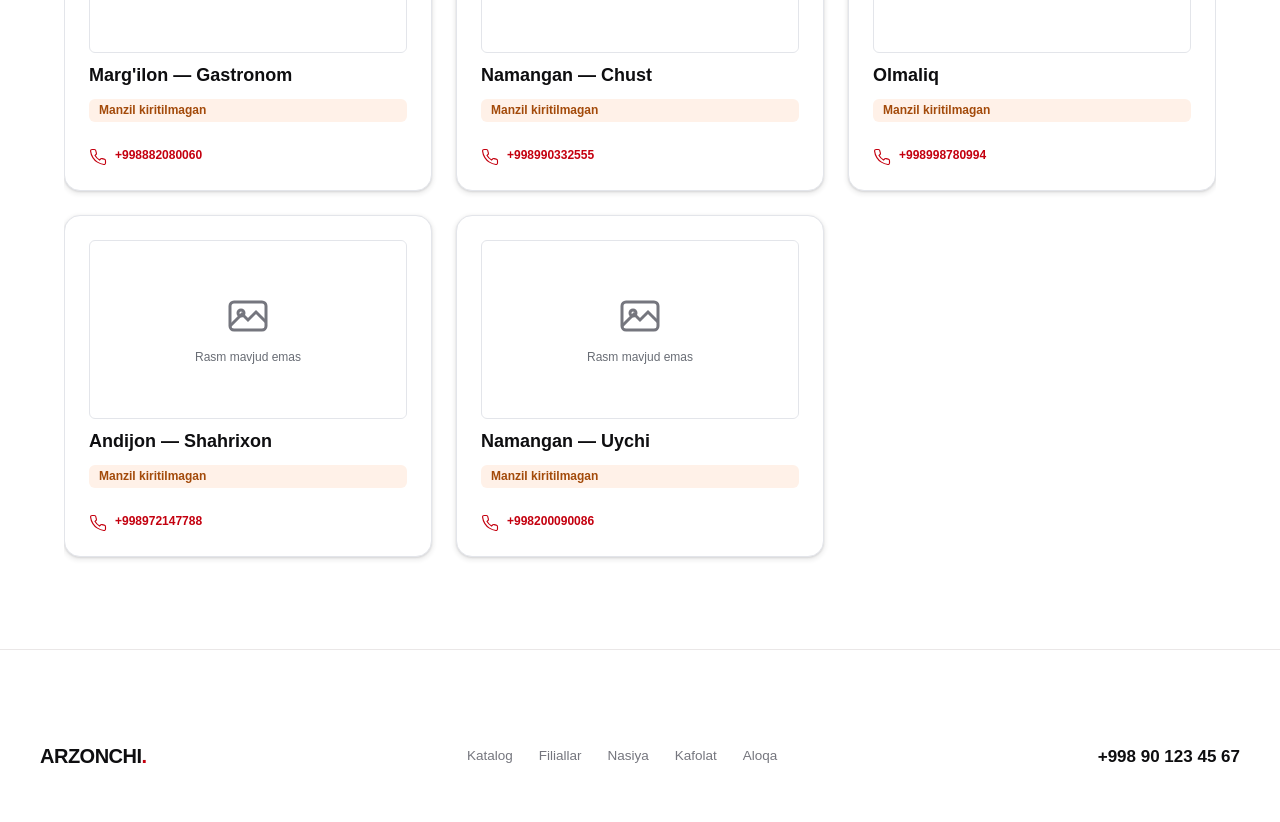
<file: filiallar.html>
<!DOCTYPE html>
<html lang="uz">
<head>
  <meta charset="UTF-8">
  <meta name="viewport" content="width=device-width, initial-scale=1.0">
  <title>Filiallar — Arzonchi</title>
  <meta name="description" content="Arzonchi filiallari — manzil, telefon, ish vaqti va xarita. Yaqiningizdagi filialni toping.">
  <link rel="stylesheet" href="css/style.css">
  <link rel="stylesheet" href="css/ilova.css">
</head>
<body data-sahifa="filiallar">

  <!-- ══ XIZMAT QATORI (Dizayner TZ 03) ══ -->
  <div class="xizmat-qatori">
    <div class="konteyner xizmat-ichki">
      <div class="xizmat-chap">
        <button type="button" class="xizmat-shahar" data-shahar-tugma aria-label="Shaharni tanlash"><svg width="13" height="13" viewBox="0 0 24 24" fill="none" stroke="currentColor" stroke-width="2"><path d="M21 10c0 7-9 13-9 13s-9-6-9-13a9 9 0 0 1 18 0z"/><circle cx="12" cy="10" r="3"/></svg><span data-manzil-matn>Toshkent</span></button>
        <span>Yetkazib berish 1 kun</span>
        <span>14 ta filial · 09:00–21:00</span>
      </div>
      <div class="xizmat-ong">
        <a href="savat.html">Buyurtmani kuzatish</a>
        <a href="aloqa.html">Savol-javob</a>
      </div>
    </div>
  </div>

  <!-- ══ HEADER (Katalog tugmasi + qidiruv header ichida) ══ -->
  <header class="sayt-header">
    <div class="konteyner header-ichki">
      <a href="index.html" class="logo" aria-label="Arzonchi bosh sahifasi">ARZONCHI<span class="logo-nuqta">.</span></a>
      <a href="katalog.html" class="katalog-tugma"><svg width="16" height="16" viewBox="0 0 24 24" fill="none" stroke="currentColor" stroke-width="2.2" stroke-linecap="round"><path d="M4 7h16M4 12h16M4 17h16"/></svg>Katalog</a>
      <form class="header-qidiruv" action="katalog.html" method="get" role="search">
        <input type="search" name="q" placeholder="Muzlatgich, kir yuvish mashinasi…" aria-label="Qidiruv">
        <button type="submit" aria-label="Qidirish"><svg width="17" height="17" viewBox="0 0 24 24" fill="none" stroke="currentColor" stroke-width="2.3" stroke-linecap="round"><circle cx="11" cy="11" r="7"/><path d="M20 20l-3.5-3.5"/></svg></button>
      </form>
      <div class="header-bosh"></div>
      <div class="header-ong">
        <a href="saralangan.html" class="dokon-ikonka" aria-label="Saralanganlar">
          <svg viewBox="0 0 24 24" fill="none" stroke="currentColor" stroke-width="1.7"><path d="M20.84 4.61a5.5 5.5 0 0 0-7.78 0L12 5.67l-1.06-1.06a5.5 5.5 0 0 0-7.78 7.78l1.06 1.06L12 21.23l7.78-7.78 1.06-1.06a5.5 5.5 0 0 0 0-7.78z"/></svg><span>Saralangan</span><span class="dokon-badge" data-saralangan-soni hidden>0</span>
        </a>
        <a href="savat.html" class="dokon-ikonka" aria-label="Savat">
          <svg viewBox="0 0 24 24" fill="none" stroke="currentColor" stroke-width="1.7" stroke-linecap="round"><path d="M4 5h2l2.2 10.4a2 2 0 0 0 2 1.6h7.5a2 2 0 0 0 2-1.6L21 8H7"/><circle cx="10" cy="20" r="1.4"/><circle cx="18" cy="20" r="1.4"/></svg><span>Savat</span><span class="dokon-badge" data-savat-soni hidden>0</span>
        </a>
        <button type="button" class="dokon-ikonka" data-hisob-tugma aria-label="Hisobim">
          <svg viewBox="0 0 24 24" fill="none" stroke="currentColor" stroke-width="1.7"><circle cx="12" cy="8" r="4"/><path d="M4.5 20c0-4.4 3.4-7 7.5-7s7.5 2.6 7.5 7"/></svg><span data-hisob-nom>Kirish</span>
        </button>
        <button type="button" class="hamburger-tugma" aria-label="Menyuni ochish" aria-expanded="false">
          <svg class="ikon-och" width="24" height="24" viewBox="0 0 24 24" fill="none" stroke="currentColor" stroke-width="2" stroke-linecap="round"><line x1="3" y1="6" x2="21" y2="6"/><line x1="3" y1="12" x2="21" y2="12"/><line x1="3" y1="18" x2="21" y2="18"/></svg>
          <svg class="ikon-yop" width="24" height="24" viewBox="0 0 24 24" fill="none" stroke="currentColor" stroke-width="2" stroke-linecap="round"><line x1="18" y1="6" x2="6" y2="18"/><line x1="6" y1="6" x2="18" y2="18"/></svg>
        </button>
      </div>
    </div>
  </header>

  <!-- ══ KATEGORIYA QATORI ══ -->
  <nav class="kategoriya-qatori" aria-label="Kategoriyalar">
    <div class="konteyner kategoriya-ichki">
      <a href="katalog.html?kategoriya=muzlatgich">Muzlatgichlar</a>
      <a href="katalog.html?kategoriya=kir-yuvish-mashinasi">Kir yuvish</a>
      <a href="katalog.html?kategoriya=televizor">Televizorlar</a>
      <a href="katalog.html?kategoriya=konditsioner">Konditsionerlar</a>
      <a href="katalog.html?kategoriya=gaz-plita">Gaz plitalar</a>
      <a href="katalog.html?kategoriya=changyutgich">Changyutgichlar</a>
      <a href="katalog.html?kategoriya=mikrotolqinli-pech">Mikroto'lqinli</a>
      <a href="katalog.html?kategoriya=telefon">Telefonlar</a>
      <a href="katalog.html" class="kategoriya-barcha">Barcha toifalar</a>
    </div>
  </nav>

  <div class="konteyner">
    <div class="breadcrumb"><a href="index.html">Bosh sahifa</a> / Filiallar</div>
  </div>

  <section class="bolim bolim-tepasi-kichik">
    <div class="konteyner">
      <div class="bolim-sarlavha">
        <div class="bolim-sarlavha-matn">
          <span class="bolim-yorliq">Bizning filiallar</span>
          <h1>Filiallarimiz</h1>
        </div>
      </div>
      <p>Barcha filiallarimiz haftaning har kuni ishlaydi. Mahsulotni ko'rish, sinab ko'rish yoki savol berish uchun yaqiningizdagi filialga tashrif buyuring yoki qo'ng'iroq qiling.</p>

      <div class="filial-grid" id="filiallar-sahifa-grid">
        <!-- js/umumiy.js orqali js/malumotlar-filial.js asosida to'ldiriladi -->
      </div>
    </div>
  </section>

  <footer class="sayt-footer sayt-footer--yangi">
    <div class="konteyner footer-yangi-ichki">
      <div class="footer-yangi-logo">ARZONCHI<span class="logo-nuqta">.</span></div>
      <nav class="footer-yangi-havola" aria-label="Footer havolalar">
        <a href="katalog.html">Katalog</a>
        <a href="filiallar.html">Filiallar</a>
        <a href="katalog.html">Nasiya</a>
        <a href="biz-haqimizda.html">Kafolat</a>
        <a href="aloqa.html">Aloqa</a>
      </nav>
      <a href="tel:+998901234567" class="footer-yangi-tel">+998 90 123 45 67</a>
    </div>
  </footer>

  <script src="js/malumotlar-mahsulot.js"></script>
  <script src="js/malumotlar-kategoriya.js"></script>
  <script src="js/malumotlar-filial.js"></script>
  <script src="js/malumotlar-qoshimcha.js"></script>
  <script src="js/umumiy.js"></script>
  <script src="js/filiallar.js"></script>
  <script src="js/do-kon.js"></script>
  <script src="js/qidiruv.js"></script>
  <script src="js/ilova.js"></script>
  <script src="js/harakat.js"></script>
  <nav class="mobil-panel" aria-label="Tezkor navigatsiya">
    <a href="index.html" data-mobil="bosh">
      <svg viewBox="0 0 24 24" fill="none" stroke="currentColor" stroke-width="2"><path d="M3 9l9-7 9 7v11a2 2 0 0 1-2 2H5a2 2 0 0 1-2-2z"/><polyline points="9 22 9 12 15 12 15 22"/></svg>
      <span>Bosh sahifa</span>
    </a>
    <a href="katalog.html" data-mobil="katalog">
      <svg viewBox="0 0 24 24" fill="none" stroke="currentColor" stroke-width="2"><line x1="3" y1="6" x2="21" y2="6"/><line x1="3" y1="12" x2="21" y2="12"/><line x1="3" y1="18" x2="21" y2="18"/></svg>
      <span>Katalog</span>
    </a>
    <a href="saralangan.html" data-mobil="saralangan">
      <svg viewBox="0 0 24 24" fill="none" stroke="currentColor" stroke-width="2"><path d="M20.84 4.61a5.5 5.5 0 0 0-7.78 0L12 5.67l-1.06-1.06a5.5 5.5 0 0 0-7.78 7.78l1.06 1.06L12 21.23l7.78-7.78 1.06-1.06a5.5 5.5 0 0 0 0-7.78z"/></svg>
      <span>Saralangan</span>
      <span class="dokon-badge" data-saralangan-soni hidden>0</span>
    </a>
    <a href="savat.html" data-mobil="savat">
      <svg viewBox="0 0 24 24" fill="none" stroke="currentColor" stroke-width="2"><circle cx="9" cy="21" r="1"/><circle cx="20" cy="21" r="1"/><path d="M1 1h4l2.68 13.39a2 2 0 0 0 2 1.61h9.72a2 2 0 0 0 2-1.61L23 6H6"/></svg>
      <span>Savat</span>
      <span class="dokon-badge" data-savat-soni hidden>0</span>
    </a>
    <a href="#" data-hisob-tugma data-mobil="hisob">
      <svg viewBox="0 0 24 24" fill="none" stroke="currentColor" stroke-width="2"><path d="M20 21v-2a4 4 0 0 0-4-4H8a4 4 0 0 0-4 4v2"/><circle cx="12" cy="7" r="4"/></svg>
      <span data-hisob-nom>Kirish</span>
    </a>
  </nav>
</body>
</html>
</file>
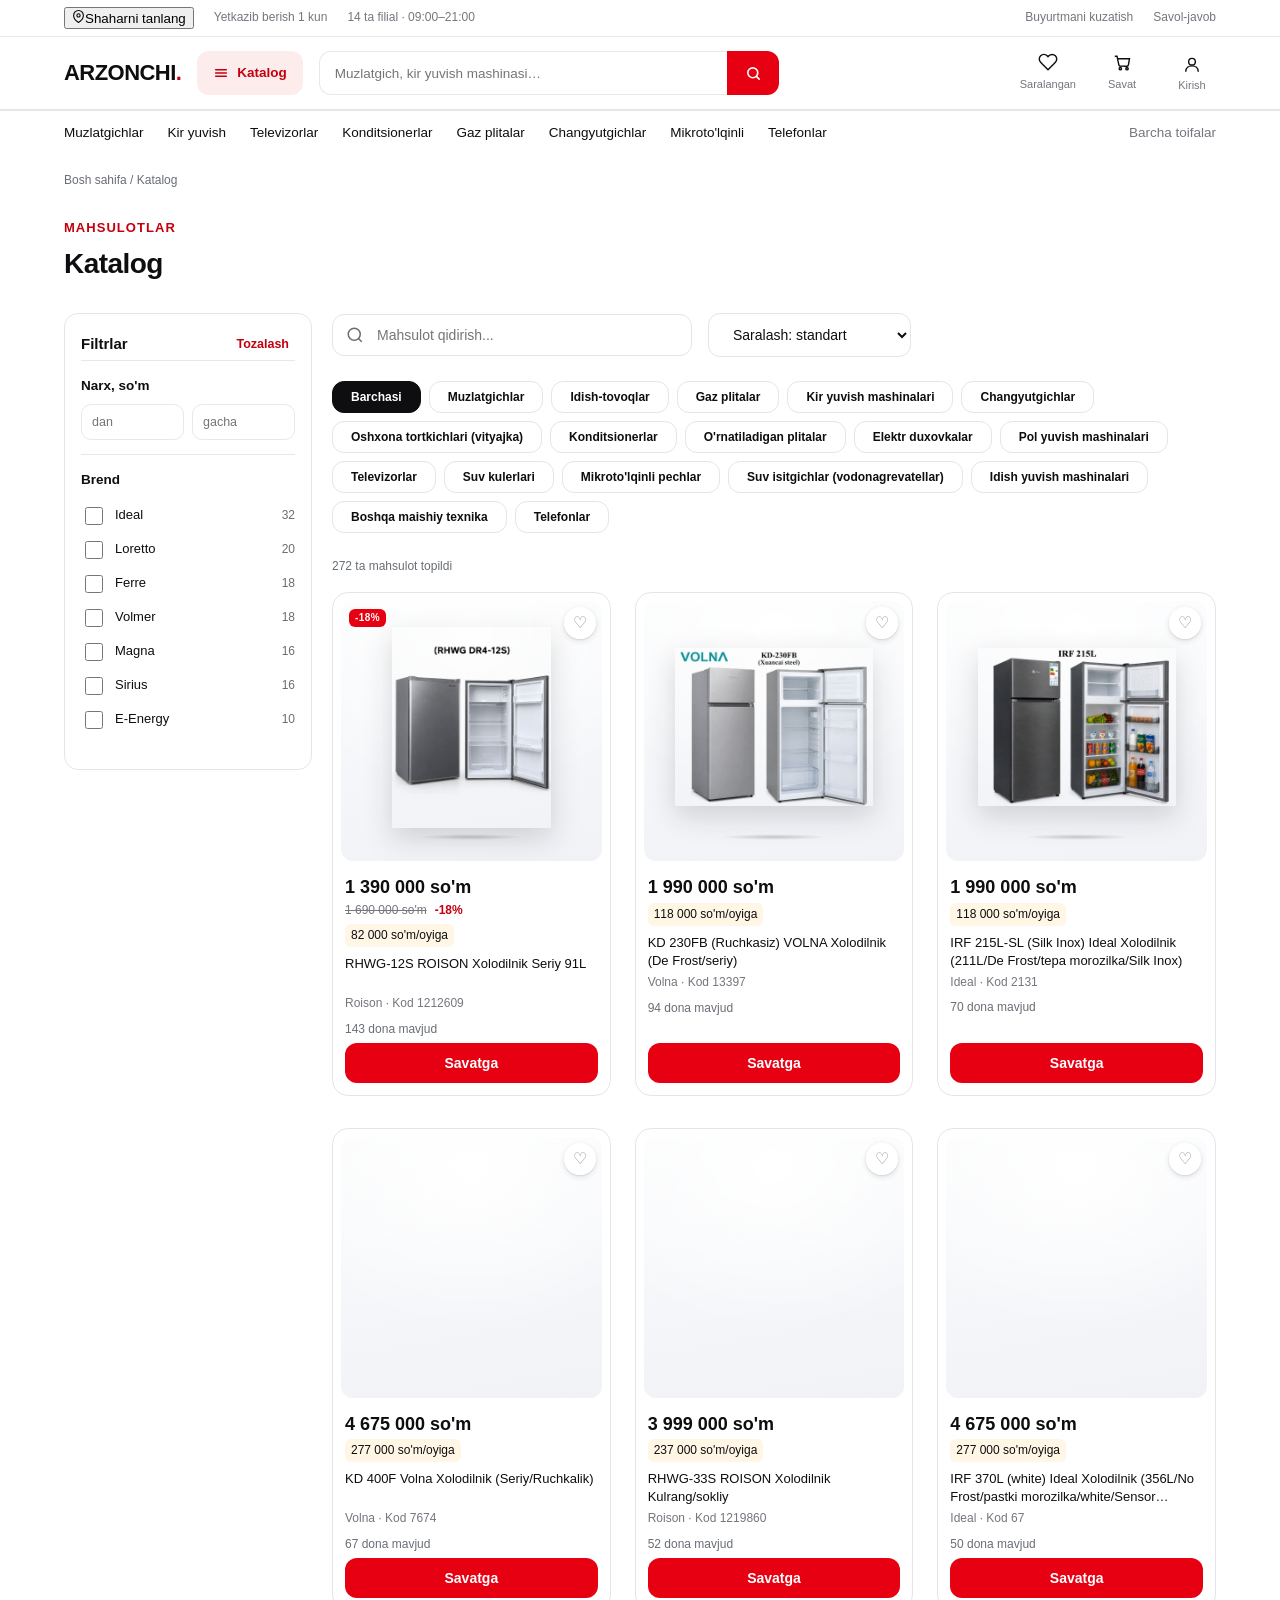
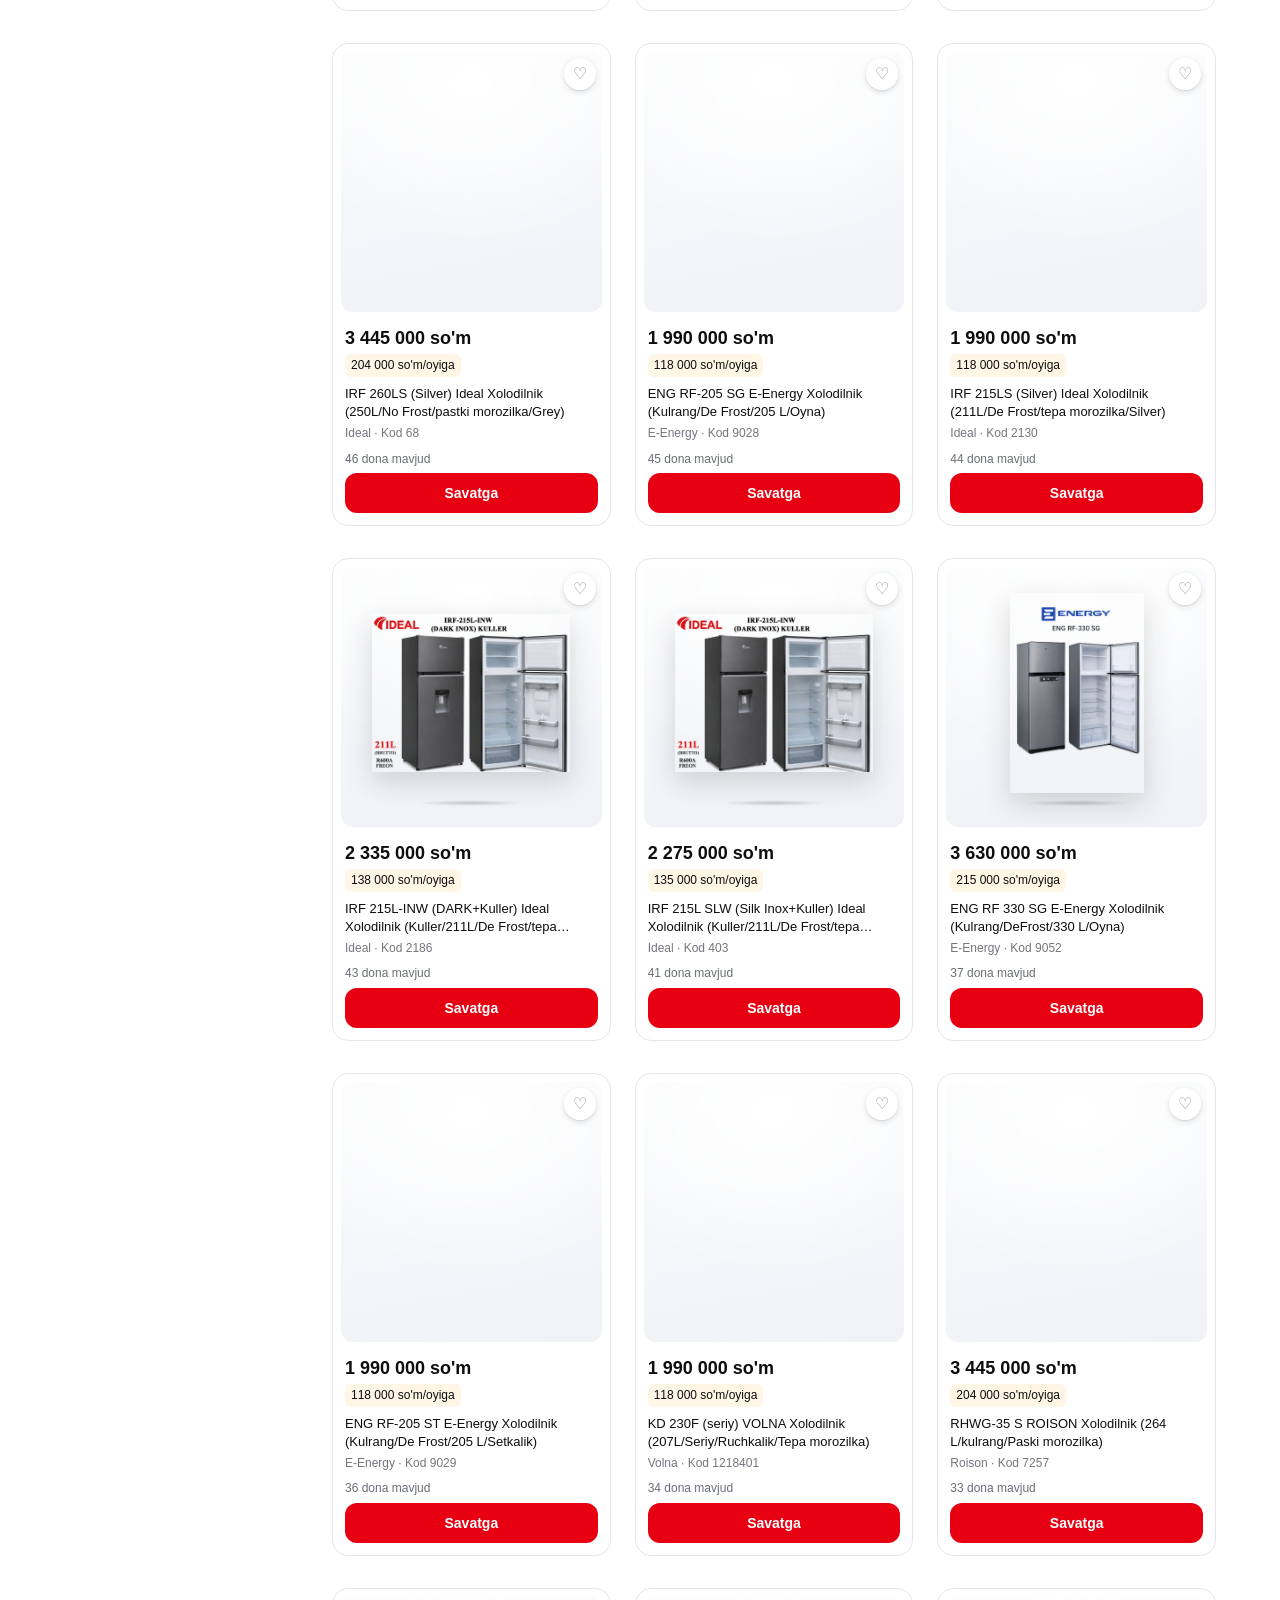
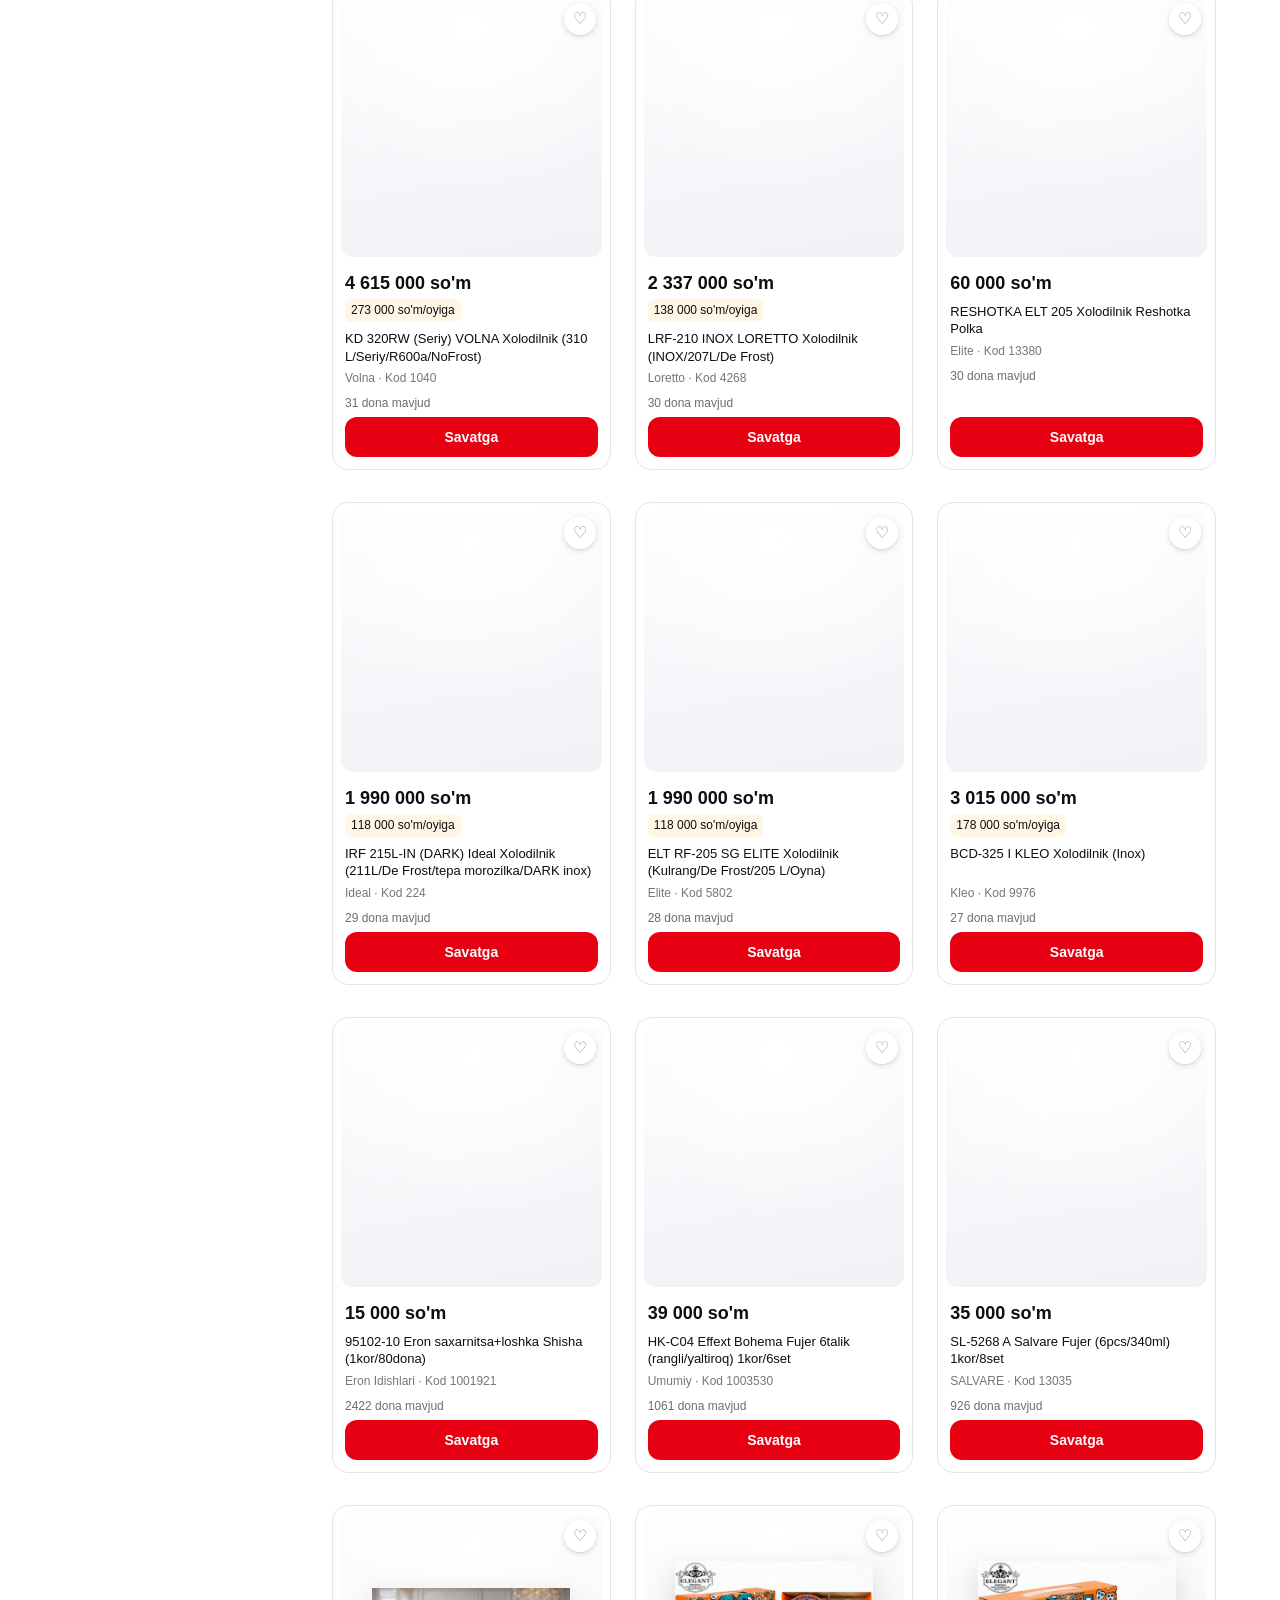
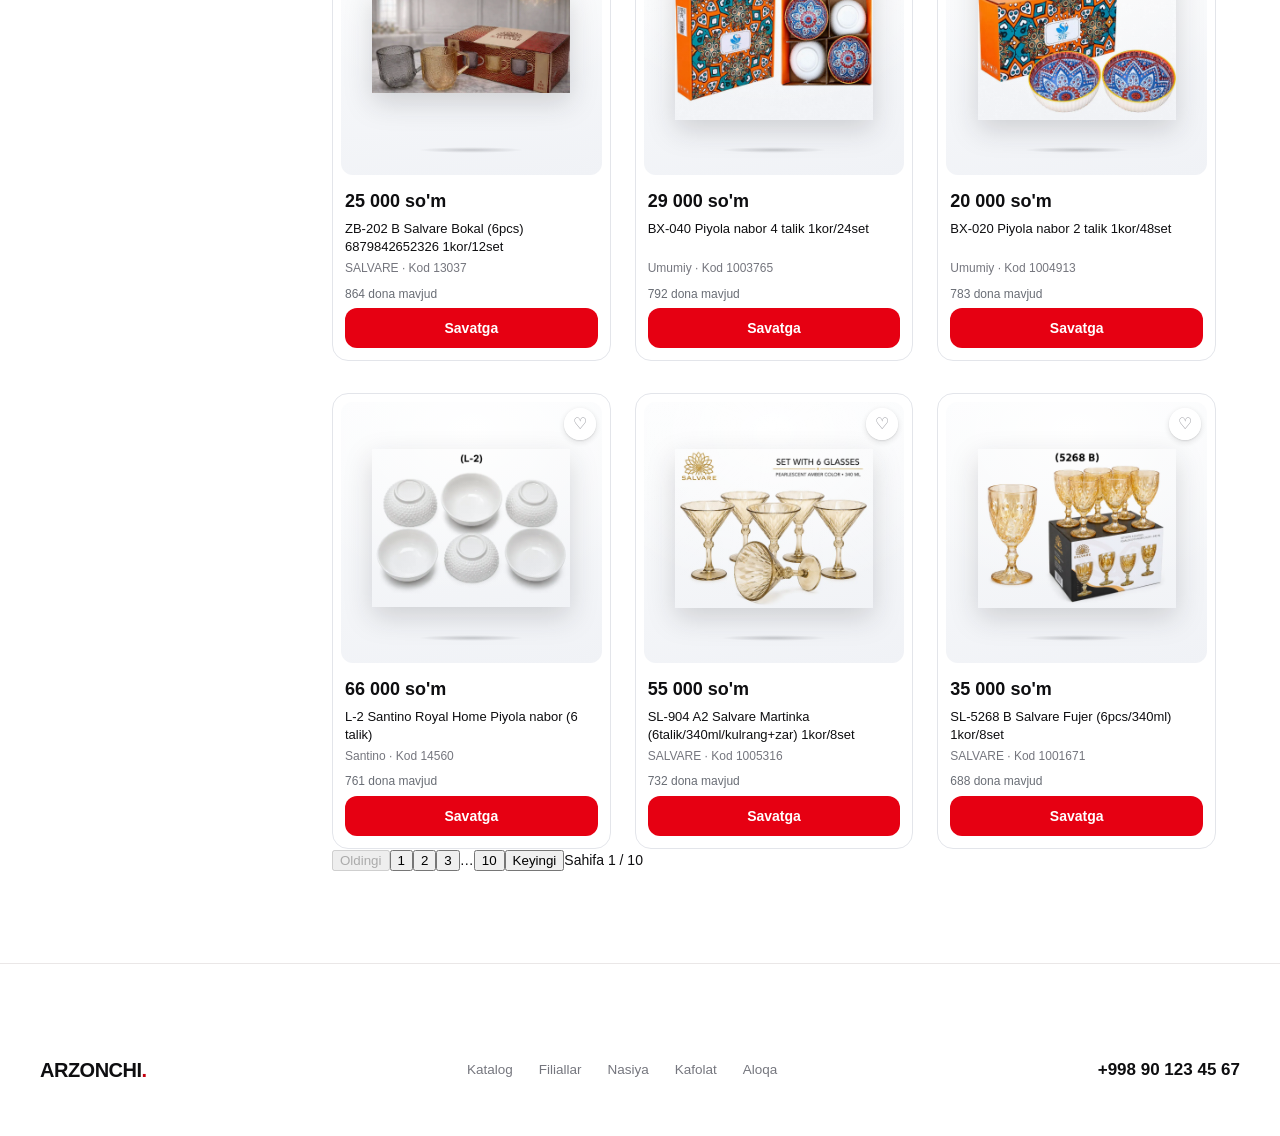
<file: katalog.html>
<!DOCTYPE html>
<html lang="uz">
<head>
  <meta charset="UTF-8">
  <meta name="viewport" content="width=device-width, initial-scale=1.0">
  <title>Katalog — Arzonchi</title>
  <meta name="description" content="Arzonchi katalogi — televizor, muzlatgich, kir yuvish mashinasi, telefon, konditsioner va boshqa maishiy texnika. Kategoriya bo'yicha filtrlang, qidiring, saralang.">
  <link rel="stylesheet" href="css/style.css">
  <link rel="stylesheet" href="css/ilova.css">
</head>
<body data-sahifa="katalog">

  <!-- ══ XIZMAT QATORI (Dizayner TZ 03) ══ -->
  <div class="xizmat-qatori">
    <div class="konteyner xizmat-ichki">
      <div class="xizmat-chap">
        <button type="button" class="xizmat-shahar" data-shahar-tugma aria-label="Shaharni tanlash"><svg width="13" height="13" viewBox="0 0 24 24" fill="none" stroke="currentColor" stroke-width="2"><path d="M21 10c0 7-9 13-9 13s-9-6-9-13a9 9 0 0 1 18 0z"/><circle cx="12" cy="10" r="3"/></svg><span data-manzil-matn>Toshkent</span></button>
        <span>Yetkazib berish 1 kun</span>
        <span>14 ta filial · 09:00–21:00</span>
      </div>
      <div class="xizmat-ong">
        <a href="savat.html">Buyurtmani kuzatish</a>
        <a href="aloqa.html">Savol-javob</a>
      </div>
    </div>
  </div>

  <!-- ══ HEADER (Katalog tugmasi + qidiruv header ichida) ══ -->
  <header class="sayt-header">
    <div class="konteyner header-ichki">
      <a href="index.html" class="logo" aria-label="Arzonchi bosh sahifasi">ARZONCHI<span class="logo-nuqta">.</span></a>
      <a href="katalog.html" class="katalog-tugma"><svg width="16" height="16" viewBox="0 0 24 24" fill="none" stroke="currentColor" stroke-width="2.2" stroke-linecap="round"><path d="M4 7h16M4 12h16M4 17h16"/></svg>Katalog</a>
      <form class="header-qidiruv" action="katalog.html" method="get" role="search">
        <input type="search" name="q" placeholder="Muzlatgich, kir yuvish mashinasi…" aria-label="Qidiruv">
        <button type="submit" aria-label="Qidirish"><svg width="17" height="17" viewBox="0 0 24 24" fill="none" stroke="currentColor" stroke-width="2.3" stroke-linecap="round"><circle cx="11" cy="11" r="7"/><path d="M20 20l-3.5-3.5"/></svg></button>
      </form>
      <div class="header-bosh"></div>
      <div class="header-ong">
        <a href="saralangan.html" class="dokon-ikonka" aria-label="Saralanganlar">
          <svg viewBox="0 0 24 24" fill="none" stroke="currentColor" stroke-width="1.7"><path d="M20.84 4.61a5.5 5.5 0 0 0-7.78 0L12 5.67l-1.06-1.06a5.5 5.5 0 0 0-7.78 7.78l1.06 1.06L12 21.23l7.78-7.78 1.06-1.06a5.5 5.5 0 0 0 0-7.78z"/></svg><span>Saralangan</span><span class="dokon-badge" data-saralangan-soni hidden>0</span>
        </a>
        <a href="savat.html" class="dokon-ikonka" aria-label="Savat">
          <svg viewBox="0 0 24 24" fill="none" stroke="currentColor" stroke-width="1.7" stroke-linecap="round"><path d="M4 5h2l2.2 10.4a2 2 0 0 0 2 1.6h7.5a2 2 0 0 0 2-1.6L21 8H7"/><circle cx="10" cy="20" r="1.4"/><circle cx="18" cy="20" r="1.4"/></svg><span>Savat</span><span class="dokon-badge" data-savat-soni hidden>0</span>
        </a>
        <button type="button" class="dokon-ikonka" data-hisob-tugma aria-label="Hisobim">
          <svg viewBox="0 0 24 24" fill="none" stroke="currentColor" stroke-width="1.7"><circle cx="12" cy="8" r="4"/><path d="M4.5 20c0-4.4 3.4-7 7.5-7s7.5 2.6 7.5 7"/></svg><span data-hisob-nom>Kirish</span>
        </button>
        <button type="button" class="hamburger-tugma" aria-label="Menyuni ochish" aria-expanded="false">
          <svg class="ikon-och" width="24" height="24" viewBox="0 0 24 24" fill="none" stroke="currentColor" stroke-width="2" stroke-linecap="round"><line x1="3" y1="6" x2="21" y2="6"/><line x1="3" y1="12" x2="21" y2="12"/><line x1="3" y1="18" x2="21" y2="18"/></svg>
          <svg class="ikon-yop" width="24" height="24" viewBox="0 0 24 24" fill="none" stroke="currentColor" stroke-width="2" stroke-linecap="round"><line x1="18" y1="6" x2="6" y2="18"/><line x1="6" y1="6" x2="18" y2="18"/></svg>
        </button>
      </div>
    </div>
  </header>

  <!-- ══ KATEGORIYA QATORI ══ -->
  <nav class="kategoriya-qatori" aria-label="Kategoriyalar">
    <div class="konteyner kategoriya-ichki">
      <a href="katalog.html?kategoriya=muzlatgich">Muzlatgichlar</a>
      <a href="katalog.html?kategoriya=kir-yuvish-mashinasi">Kir yuvish</a>
      <a href="katalog.html?kategoriya=televizor">Televizorlar</a>
      <a href="katalog.html?kategoriya=konditsioner">Konditsionerlar</a>
      <a href="katalog.html?kategoriya=gaz-plita">Gaz plitalar</a>
      <a href="katalog.html?kategoriya=changyutgich">Changyutgichlar</a>
      <a href="katalog.html?kategoriya=mikrotolqinli-pech">Mikroto'lqinli</a>
      <a href="katalog.html?kategoriya=telefon">Telefonlar</a>
      <a href="katalog.html" class="kategoriya-barcha">Barcha toifalar</a>
    </div>
  </nav>

  <div class="konteyner">
    <div class="breadcrumb"><a href="index.html">Bosh sahifa</a> / Katalog</div>
  </div>

  <section class="bolim bolim-tepasi-kichik">
    <div class="konteyner">
      <div class="bolim-sarlavha">
        <div class="bolim-sarlavha-matn">
          <span class="bolim-yorliq">Mahsulotlar</span>
          <h1>Katalog</h1>
        </div>
      </div>

      <button type="button" class="filtr-ochish" id="filtr-ochish" aria-expanded="false">
        <svg width="16" height="16" viewBox="0 0 24 24" fill="none" stroke="currentColor" stroke-width="2" stroke-linecap="round"><path d="M4 6h16M7 12h10M10 18h4"/></svg>
        Filtrlar
      </button>

      <div class="katalog-tartib">
        <!-- CHAP: filtr paneli (248px) — Dizayner TZ 05 -->
        <aside class="filtr-yon" id="filtr-yon">
          <div class="filtr-yon-bosh">
            <span class="filtr-yon-sarlavha">Filtrlar</span>
            <button type="button" class="filtr-tozala" id="filtr-tozala">Tozalash</button>
          </div>
          <div class="filtr-blok">
            <div class="filtr-blok-sarlavha">Narx, so'm</div>
            <div class="filtr-narx">
              <input type="number" id="narx-dan" placeholder="dan" inputmode="numeric" aria-label="Narx dan">
              <input type="number" id="narx-gacha" placeholder="gacha" inputmode="numeric" aria-label="Narx gacha">
            </div>
          </div>
          <div class="filtr-blok">
            <div class="filtr-blok-sarlavha">Brend</div>
            <div class="filtr-royxat" id="filtr-brend"><!-- js/katalog.js --></div>
          </div>
        </aside>

        <!-- O'NG: boshqaruv + grid -->
        <div class="katalog-kontent">
          <div id="boshqaruv-panel">
            <div class="boshqaruv-panel">
              <div class="qidiruv-qutisi">
                <svg width="18" height="18" viewBox="0 0 24 24" fill="none" stroke="currentColor" stroke-width="2"><circle cx="11" cy="11" r="8"/><path d="m21 21-4.35-4.35"/></svg>
                <input type="text" id="qidiruv-input" placeholder="Mahsulot qidirish..." aria-label="Mahsulot qidirish">
              </div>
              <select id="saralash-select" class="saralash-select" aria-label="Saralash">
                <option value="standart">Saralash: standart</option>
                <option value="narx-arzon">Narx: arzon → qimmat</option>
                <option value="narx-qimmat">Narx: qimmat → arzon</option>
                <option value="nom-az">Nomi: A – Z</option>
              </select>
            </div>
            <div id="filtr-panel" class="filtr-panel">
              <!-- tez toifalar (js/katalog.js) -->
            </div>

            <p id="natijalar-soni" class="natijalar-soni"></p>

            <div class="mahsulot-grid" id="mahsulot-grid">
              <!-- js/katalog.js -->
            </div>
          </div>
        </div>
      </div>
    </div>
  </section>

  <footer class="sayt-footer sayt-footer--yangi">
    <div class="konteyner footer-yangi-ichki">
      <div class="footer-yangi-logo">ARZONCHI<span class="logo-nuqta">.</span></div>
      <nav class="footer-yangi-havola" aria-label="Footer havolalar">
        <a href="katalog.html">Katalog</a>
        <a href="filiallar.html">Filiallar</a>
        <a href="katalog.html">Nasiya</a>
        <a href="biz-haqimizda.html">Kafolat</a>
        <a href="aloqa.html">Aloqa</a>
      </nav>
      <a href="tel:+998901234567" class="footer-yangi-tel">+998 90 123 45 67</a>
    </div>
  </footer>

  <script src="js/malumotlar-mahsulot.js"></script>
  <script src="js/malumotlar-kategoriya.js"></script>
  <script src="js/malumotlar-filial.js"></script>
  <script src="js/malumotlar-qoshimcha.js"></script>
  <script src="js/umumiy.js"></script>
  <script src="js/do-kon.js"></script>
  <script src="js/qidiruv.js"></script>
  <script src="js/ilova.js"></script>
  <script src="js/katalog.js"></script>
  <script src="js/harakat.js"></script>
  <nav class="mobil-panel" aria-label="Tezkor navigatsiya">
    <a href="index.html" data-mobil="bosh">
      <svg viewBox="0 0 24 24" fill="none" stroke="currentColor" stroke-width="2"><path d="M3 9l9-7 9 7v11a2 2 0 0 1-2 2H5a2 2 0 0 1-2-2z"/><polyline points="9 22 9 12 15 12 15 22"/></svg>
      <span>Bosh sahifa</span>
    </a>
    <a href="katalog.html" data-mobil="katalog">
      <svg viewBox="0 0 24 24" fill="none" stroke="currentColor" stroke-width="2"><line x1="3" y1="6" x2="21" y2="6"/><line x1="3" y1="12" x2="21" y2="12"/><line x1="3" y1="18" x2="21" y2="18"/></svg>
      <span>Katalog</span>
    </a>
    <a href="saralangan.html" data-mobil="saralangan">
      <svg viewBox="0 0 24 24" fill="none" stroke="currentColor" stroke-width="2"><path d="M20.84 4.61a5.5 5.5 0 0 0-7.78 0L12 5.67l-1.06-1.06a5.5 5.5 0 0 0-7.78 7.78l1.06 1.06L12 21.23l7.78-7.78 1.06-1.06a5.5 5.5 0 0 0 0-7.78z"/></svg>
      <span>Saralangan</span>
      <span class="dokon-badge" data-saralangan-soni hidden>0</span>
    </a>
    <a href="savat.html" data-mobil="savat">
      <svg viewBox="0 0 24 24" fill="none" stroke="currentColor" stroke-width="2"><circle cx="9" cy="21" r="1"/><circle cx="20" cy="21" r="1"/><path d="M1 1h4l2.68 13.39a2 2 0 0 0 2 1.61h9.72a2 2 0 0 0 2-1.61L23 6H6"/></svg>
      <span>Savat</span>
      <span class="dokon-badge" data-savat-soni hidden>0</span>
    </a>
    <a href="#" data-hisob-tugma data-mobil="hisob">
      <svg viewBox="0 0 24 24" fill="none" stroke="currentColor" stroke-width="2"><path d="M20 21v-2a4 4 0 0 0-4-4H8a4 4 0 0 0-4 4v2"/><circle cx="12" cy="7" r="4"/></svg>
      <span data-hisob-nom>Kirish</span>
    </a>
  </nav>
</body>
</html>
</file>
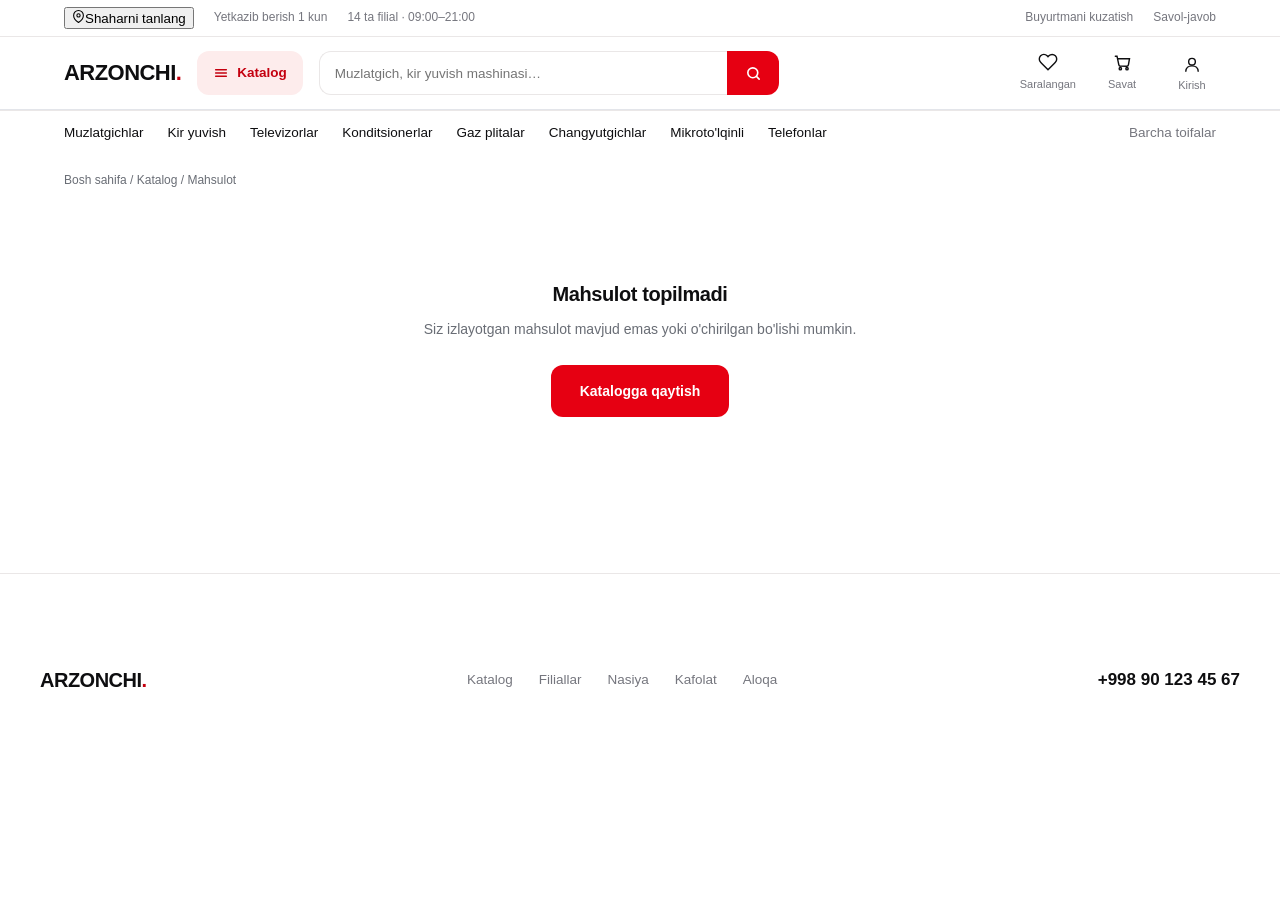
<file: mahsulot.html>
<!DOCTYPE html>
<html lang="uz">
<head>
  <meta charset="UTF-8">
  <meta name="viewport" content="width=device-width, initial-scale=1.0">
  <title>Mahsulot — Arzonchi</title>
  <meta name="description" content="Arzonchi mahsulot sahifasi — narx, xarakteristikalar va mavjud filiallar haqida to'liq ma'lumot.">
  <link rel="stylesheet" href="css/style.css">
  <link rel="stylesheet" href="css/ilova.css">
  <link rel="stylesheet" href="css/mahsulot.css">
</head>
<body data-sahifa="katalog">

  <!-- ══ XIZMAT QATORI (Dizayner TZ 03) ══ -->
  <div class="xizmat-qatori">
    <div class="konteyner xizmat-ichki">
      <div class="xizmat-chap">
        <button type="button" class="xizmat-shahar" data-shahar-tugma aria-label="Shaharni tanlash"><svg width="13" height="13" viewBox="0 0 24 24" fill="none" stroke="currentColor" stroke-width="2"><path d="M21 10c0 7-9 13-9 13s-9-6-9-13a9 9 0 0 1 18 0z"/><circle cx="12" cy="10" r="3"/></svg><span data-manzil-matn>Toshkent</span></button>
        <span>Yetkazib berish 1 kun</span>
        <span>14 ta filial · 09:00–21:00</span>
      </div>
      <div class="xizmat-ong">
        <a href="savat.html">Buyurtmani kuzatish</a>
        <a href="aloqa.html">Savol-javob</a>
      </div>
    </div>
  </div>

  <!-- ══ HEADER (Katalog tugmasi + qidiruv header ichida) ══ -->
  <header class="sayt-header">
    <div class="konteyner header-ichki">
      <a href="index.html" class="logo" aria-label="Arzonchi bosh sahifasi">ARZONCHI<span class="logo-nuqta">.</span></a>
      <a href="katalog.html" class="katalog-tugma"><svg width="16" height="16" viewBox="0 0 24 24" fill="none" stroke="currentColor" stroke-width="2.2" stroke-linecap="round"><path d="M4 7h16M4 12h16M4 17h16"/></svg>Katalog</a>
      <form class="header-qidiruv" action="katalog.html" method="get" role="search">
        <input type="search" name="q" placeholder="Muzlatgich, kir yuvish mashinasi…" aria-label="Qidiruv">
        <button type="submit" aria-label="Qidirish"><svg width="17" height="17" viewBox="0 0 24 24" fill="none" stroke="currentColor" stroke-width="2.3" stroke-linecap="round"><circle cx="11" cy="11" r="7"/><path d="M20 20l-3.5-3.5"/></svg></button>
      </form>
      <div class="header-bosh"></div>
      <div class="header-ong">
        <a href="saralangan.html" class="dokon-ikonka" aria-label="Saralanganlar">
          <svg viewBox="0 0 24 24" fill="none" stroke="currentColor" stroke-width="1.7"><path d="M20.84 4.61a5.5 5.5 0 0 0-7.78 0L12 5.67l-1.06-1.06a5.5 5.5 0 0 0-7.78 7.78l1.06 1.06L12 21.23l7.78-7.78 1.06-1.06a5.5 5.5 0 0 0 0-7.78z"/></svg><span>Saralangan</span><span class="dokon-badge" data-saralangan-soni hidden>0</span>
        </a>
        <a href="savat.html" class="dokon-ikonka" aria-label="Savat">
          <svg viewBox="0 0 24 24" fill="none" stroke="currentColor" stroke-width="1.7" stroke-linecap="round"><path d="M4 5h2l2.2 10.4a2 2 0 0 0 2 1.6h7.5a2 2 0 0 0 2-1.6L21 8H7"/><circle cx="10" cy="20" r="1.4"/><circle cx="18" cy="20" r="1.4"/></svg><span>Savat</span><span class="dokon-badge" data-savat-soni hidden>0</span>
        </a>
        <button type="button" class="dokon-ikonka" data-hisob-tugma aria-label="Hisobim">
          <svg viewBox="0 0 24 24" fill="none" stroke="currentColor" stroke-width="1.7"><circle cx="12" cy="8" r="4"/><path d="M4.5 20c0-4.4 3.4-7 7.5-7s7.5 2.6 7.5 7"/></svg><span data-hisob-nom>Kirish</span>
        </button>
        <button type="button" class="hamburger-tugma" aria-label="Menyuni ochish" aria-expanded="false">
          <svg class="ikon-och" width="24" height="24" viewBox="0 0 24 24" fill="none" stroke="currentColor" stroke-width="2" stroke-linecap="round"><line x1="3" y1="6" x2="21" y2="6"/><line x1="3" y1="12" x2="21" y2="12"/><line x1="3" y1="18" x2="21" y2="18"/></svg>
          <svg class="ikon-yop" width="24" height="24" viewBox="0 0 24 24" fill="none" stroke="currentColor" stroke-width="2" stroke-linecap="round"><line x1="18" y1="6" x2="6" y2="18"/><line x1="6" y1="6" x2="18" y2="18"/></svg>
        </button>
      </div>
    </div>
  </header>

  <!-- ══ KATEGORIYA QATORI ══ -->
  <nav class="kategoriya-qatori" aria-label="Kategoriyalar">
    <div class="konteyner kategoriya-ichki">
      <a href="katalog.html?kategoriya=muzlatgich">Muzlatgichlar</a>
      <a href="katalog.html?kategoriya=kir-yuvish-mashinasi">Kir yuvish</a>
      <a href="katalog.html?kategoriya=televizor">Televizorlar</a>
      <a href="katalog.html?kategoriya=konditsioner">Konditsionerlar</a>
      <a href="katalog.html?kategoriya=gaz-plita">Gaz plitalar</a>
      <a href="katalog.html?kategoriya=changyutgich">Changyutgichlar</a>
      <a href="katalog.html?kategoriya=mikrotolqinli-pech">Mikroto'lqinli</a>
      <a href="katalog.html?kategoriya=telefon">Telefonlar</a>
      <a href="katalog.html" class="kategoriya-barcha">Barcha toifalar</a>
    </div>
  </nav>

  <div class="konteyner">
    <div class="breadcrumb">
      <a href="index.html">Bosh sahifa</a> / <a href="katalog.html">Katalog</a> / <span id="breadcrumb-mahsulot-nomi">Mahsulot</span>
    </div>
  </div>

  <section class="bolim bolim-tepasi-kichik">
    <div class="konteyner" id="mahsulot-tarkib">
      <!-- js/mahsulot.js orqali to'ldiriladi -->
    </div>
  </section>

  <footer class="sayt-footer sayt-footer--yangi">
    <div class="konteyner footer-yangi-ichki">
      <div class="footer-yangi-logo">ARZONCHI<span class="logo-nuqta">.</span></div>
      <nav class="footer-yangi-havola" aria-label="Footer havolalar">
        <a href="katalog.html">Katalog</a>
        <a href="filiallar.html">Filiallar</a>
        <a href="katalog.html">Nasiya</a>
        <a href="biz-haqimizda.html">Kafolat</a>
        <a href="aloqa.html">Aloqa</a>
      </nav>
      <a href="tel:+998901234567" class="footer-yangi-tel">+998 90 123 45 67</a>
    </div>
  </footer>

  <script src="js/malumotlar-mahsulot.js"></script>
  <script src="js/malumotlar-kategoriya.js"></script>
  <script src="js/malumotlar-filial.js"></script>
  <script src="js/malumotlar-qoshimcha.js"></script>
  <script src="js/umumiy.js"></script>
  <script src="js/do-kon.js"></script>
  <script src="js/qidiruv.js"></script>
  <script src="js/ilova.js"></script>
  <script src="js/mahsulot.js"></script>
  <script src="js/harakat.js"></script>
  <nav class="mobil-panel" aria-label="Tezkor navigatsiya">
    <a href="index.html" data-mobil="bosh">
      <svg viewBox="0 0 24 24" fill="none" stroke="currentColor" stroke-width="2"><path d="M3 9l9-7 9 7v11a2 2 0 0 1-2 2H5a2 2 0 0 1-2-2z"/><polyline points="9 22 9 12 15 12 15 22"/></svg>
      <span>Bosh sahifa</span>
    </a>
    <a href="katalog.html" data-mobil="katalog">
      <svg viewBox="0 0 24 24" fill="none" stroke="currentColor" stroke-width="2"><line x1="3" y1="6" x2="21" y2="6"/><line x1="3" y1="12" x2="21" y2="12"/><line x1="3" y1="18" x2="21" y2="18"/></svg>
      <span>Katalog</span>
    </a>
    <a href="saralangan.html" data-mobil="saralangan">
      <svg viewBox="0 0 24 24" fill="none" stroke="currentColor" stroke-width="2"><path d="M20.84 4.61a5.5 5.5 0 0 0-7.78 0L12 5.67l-1.06-1.06a5.5 5.5 0 0 0-7.78 7.78l1.06 1.06L12 21.23l7.78-7.78 1.06-1.06a5.5 5.5 0 0 0 0-7.78z"/></svg>
      <span>Saralangan</span>
      <span class="dokon-badge" data-saralangan-soni hidden>0</span>
    </a>
    <a href="savat.html" data-mobil="savat">
      <svg viewBox="0 0 24 24" fill="none" stroke="currentColor" stroke-width="2"><circle cx="9" cy="21" r="1"/><circle cx="20" cy="21" r="1"/><path d="M1 1h4l2.68 13.39a2 2 0 0 0 2 1.61h9.72a2 2 0 0 0 2-1.61L23 6H6"/></svg>
      <span>Savat</span>
      <span class="dokon-badge" data-savat-soni hidden>0</span>
    </a>
    <a href="#" data-hisob-tugma data-mobil="hisob">
      <svg viewBox="0 0 24 24" fill="none" stroke="currentColor" stroke-width="2"><path d="M20 21v-2a4 4 0 0 0-4-4H8a4 4 0 0 0-4 4v2"/><circle cx="12" cy="7" r="4"/></svg>
      <span data-hisob-nom>Kirish</span>
    </a>
  </nav>
</body>
</html>
</file>
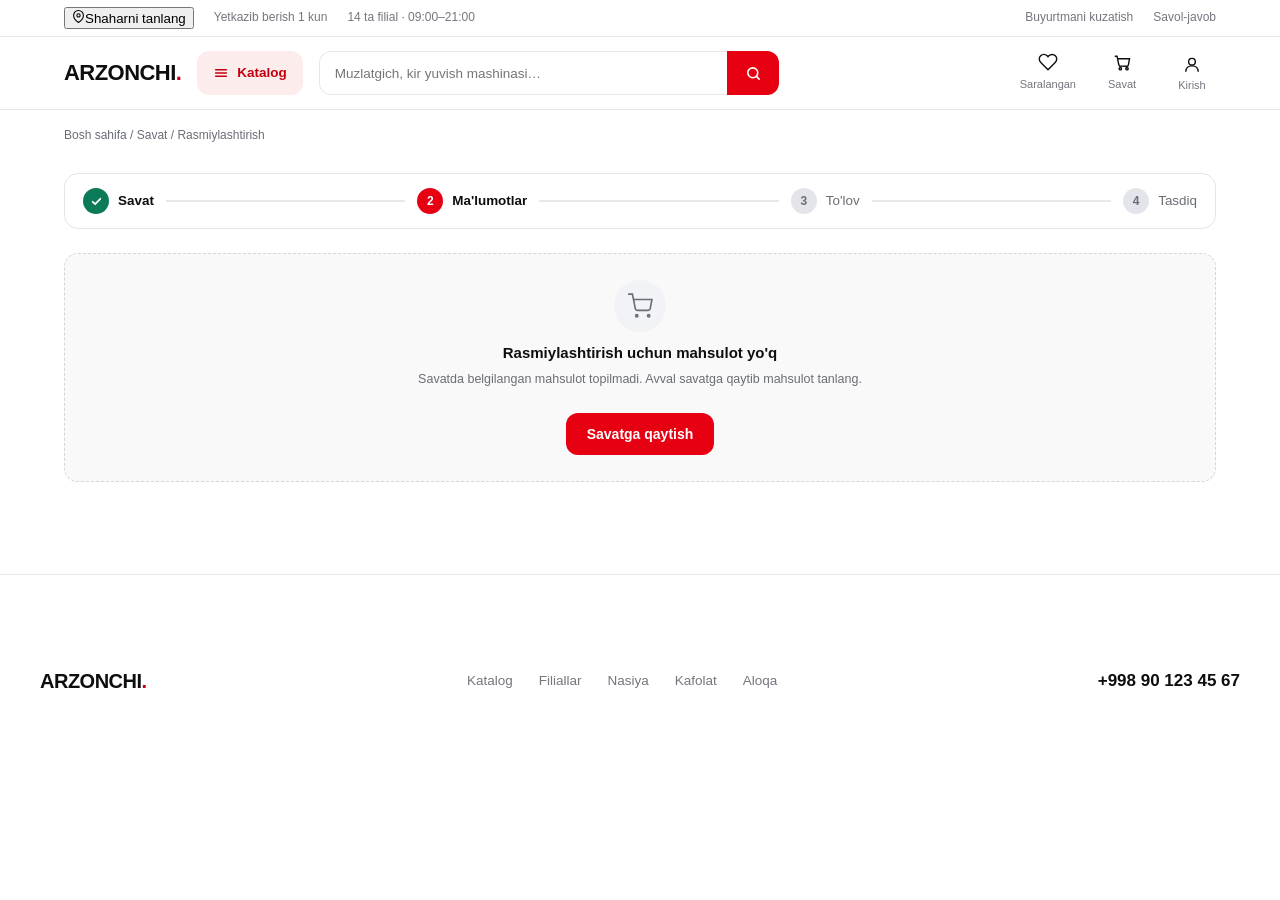
<file: rasmiylashtirish.html>
<!DOCTYPE html>
<html lang="uz">
<head>
  <meta charset="UTF-8">
  <meta name="viewport" content="width=device-width, initial-scale=1.0">
  <title>Rasmiylashtirish — Arzonchi</title>
  <meta name="description" content="Buyurtmani rasmiylashtiring — aloqa ma'lumotlari, yetkazib berish va to'lov usulini tanlang.">
  <link rel="stylesheet" href="css/style.css">
  <link rel="stylesheet" href="css/ilova.css">
  <style>
    /* V4 (16.09) — rasmiylashtirish.html'ga xos kichik qo'shimchalar
       (0-0-12 nasiya ko'rsatkichi, band to'lov varianti, punkt-tanlash
       info bloki). css/style.css umumiy fayl — boshqa dasturchilar shu
       daqiqada ustida ishlayapti, shuning uchun yangi sinflar shu yerda,
       mavjud T0 tokenlardan foydalanib. */
    .cv-oylik { display: block; margin-top: 2px; font-size: .78rem; font-weight: 700; color: var(--nasiya-matn); }
    .cv-oylik--ojiz { color: var(--matn-uchinchi); font-weight: 500; }
    .checkout-variant--band { opacity: .55; }
    .arz-nasiya-eslatma {
      display: flex; align-items: center; justify-content: space-between;
      margin: -2px 0 10px; padding: 8px 10px;
      background: var(--nasiya-fon); color: var(--nasiya-matn);
      border-radius: var(--radius-yorliq); font-size: var(--matn-kichik); font-weight: 600;
    }
    .punkt-malumot { margin-top: 10px; padding: 10px 12px; background: var(--yuza-uchinchi); border-radius: var(--radius-yorliq); }
    .punkt-maydon { margin-top: var(--oraliq-3); }
  </style>
</head>
<body data-sahifa="savat">

  <!-- ══ XIZMAT QATORI (Dizayner TZ 03) ══ -->
  <div class="xizmat-qatori">
    <div class="konteyner xizmat-ichki">
      <div class="xizmat-chap">
        <button type="button" class="xizmat-shahar" data-shahar-tugma aria-label="Shaharni tanlash"><svg width="13" height="13" viewBox="0 0 24 24" fill="none" stroke="currentColor" stroke-width="2"><path d="M21 10c0 7-9 13-9 13s-9-6-9-13a9 9 0 0 1 18 0z"/><circle cx="12" cy="10" r="3"/></svg><span data-manzil-matn>Toshkent</span></button>
        <span>Yetkazib berish 1 kun</span>
        <span>14 ta filial · 09:00–21:00</span>
      </div>
      <div class="xizmat-ong">
        <a href="savat.html">Buyurtmani kuzatish</a>
        <a href="aloqa.html">Savol-javob</a>
      </div>
    </div>
  </div>

  <!-- ══ HEADER ══ -->
  <header class="sayt-header">
    <div class="konteyner header-ichki">
      <a href="index.html" class="logo" aria-label="Arzonchi bosh sahifasi">ARZONCHI<span class="logo-nuqta">.</span></a>
      <a href="katalog.html" class="katalog-tugma"><svg width="16" height="16" viewBox="0 0 24 24" fill="none" stroke="currentColor" stroke-width="2.2" stroke-linecap="round"><path d="M4 7h16M4 12h16M4 17h16"/></svg>Katalog</a>
      <form class="header-qidiruv" action="katalog.html" method="get" role="search">
        <input type="search" name="q" placeholder="Muzlatgich, kir yuvish mashinasi…" aria-label="Qidiruv">
        <button type="submit" aria-label="Qidirish"><svg width="17" height="17" viewBox="0 0 24 24" fill="none" stroke="currentColor" stroke-width="2.3" stroke-linecap="round"><circle cx="11" cy="11" r="7"/><path d="M20 20l-3.5-3.5"/></svg></button>
      </form>
      <div class="header-bosh"></div>
      <div class="header-ong">
        <a href="saralangan.html" class="dokon-ikonka" aria-label="Saralanganlar">
          <svg viewBox="0 0 24 24" fill="none" stroke="currentColor" stroke-width="1.7"><path d="M20.84 4.61a5.5 5.5 0 0 0-7.78 0L12 5.67l-1.06-1.06a5.5 5.5 0 0 0-7.78 7.78l1.06 1.06L12 21.23l7.78-7.78 1.06-1.06a5.5 5.5 0 0 0 0-7.78z"/></svg><span>Saralangan</span><span class="dokon-badge" data-saralangan-soni hidden>0</span>
        </a>
        <a href="savat.html" class="dokon-ikonka" aria-label="Savat">
          <svg viewBox="0 0 24 24" fill="none" stroke="currentColor" stroke-width="1.7" stroke-linecap="round"><path d="M4 5h2l2.2 10.4a2 2 0 0 0 2 1.6h7.5a2 2 0 0 0 2-1.6L21 8H7"/><circle cx="10" cy="20" r="1.4"/><circle cx="18" cy="20" r="1.4"/></svg><span>Savat</span><span class="dokon-badge" data-savat-soni hidden>0</span>
        </a>
        <button type="button" class="dokon-ikonka" data-hisob-tugma aria-label="Hisobim">
          <svg viewBox="0 0 24 24" fill="none" stroke="currentColor" stroke-width="1.7"><circle cx="12" cy="8" r="4"/><path d="M4.5 20c0-4.4 3.4-7 7.5-7s7.5 2.6 7.5 7"/></svg><span data-hisob-nom>Kirish</span>
        </button>
        <button type="button" class="hamburger-tugma" aria-label="Menyuni ochish" aria-expanded="false">
          <svg class="ikon-och" width="24" height="24" viewBox="0 0 24 24" fill="none" stroke="currentColor" stroke-width="2" stroke-linecap="round"><line x1="3" y1="6" x2="21" y2="6"/><line x1="3" y1="12" x2="21" y2="12"/><line x1="3" y1="18" x2="21" y2="18"/></svg>
          <svg class="ikon-yop" width="24" height="24" viewBox="0 0 24 24" fill="none" stroke="currentColor" stroke-width="2" stroke-linecap="round"><line x1="18" y1="6" x2="6" y2="18"/><line x1="6" y1="6" x2="18" y2="18"/></svg>
        </button>
      </div>
    </div>
  </header>

  <div class="konteyner">
    <div class="breadcrumb"><a href="index.html">Bosh sahifa</a> / <a href="savat.html">Savat</a> / Rasmiylashtirish</div>
  </div>

  <section class="bolim bolim-tepasi-kichik">
    <div class="konteyner">
      <!-- ══ QADAM INDIKATORI (stepper) ══ -->
      <ol class="checkout-qadam" aria-label="Buyurtma bosqichlari">
        <li class="cq-band cq-tugadi"><span class="cq-belgi"><svg width="13" height="13" viewBox="0 0 24 24" fill="none" stroke="currentColor" stroke-width="3.2" stroke-linecap="round" stroke-linejoin="round"><path d="M5 12.5l4.5 4.5L19 7"/></svg></span><span class="cq-matn">Savat</span></li>
        <li class="cq-chiziq"></li>
        <li class="cq-band cq-faol"><span class="cq-belgi">2</span><span class="cq-matn">Ma'lumotlar</span></li>
        <li class="cq-chiziq"></li>
        <li class="cq-band"><span class="cq-belgi">3</span><span class="cq-matn">To'lov</span></li>
        <li class="cq-chiziq"></li>
        <li class="cq-band"><span class="cq-belgi">4</span><span class="cq-matn">Tasdiq</span></li>
      </ol>

      <div id="rasmiy-tarkib">
        <!-- js/rasmiylashtirish.js orqali to'ldiriladi -->
      </div>
    </div>
  </section>

  <footer class="sayt-footer sayt-footer--yangi">
    <div class="konteyner footer-yangi-ichki">
      <div class="footer-yangi-logo">ARZONCHI<span class="logo-nuqta">.</span></div>
      <nav class="footer-yangi-havola" aria-label="Footer havolalar">
        <a href="katalog.html">Katalog</a>
        <a href="filiallar.html">Filiallar</a>
        <a href="katalog.html">Nasiya</a>
        <a href="biz-haqimizda.html">Kafolat</a>
        <a href="aloqa.html">Aloqa</a>
      </nav>
      <a href="tel:+998901234567" class="footer-yangi-tel">+998 90 123 45 67</a>
    </div>
  </footer>

  <script src="js/malumotlar-mahsulot.js"></script>
  <script src="js/malumotlar-kategoriya.js"></script>
  <script src="js/malumotlar-filial.js"></script>
  <script src="js/malumotlar-qoshimcha.js"></script>
  <script src="js/umumiy.js"></script>
  <script src="js/do-kon.js"></script>
  <script src="js/qidiruv.js"></script>
  <script src="js/ilova.js"></script>
  <!-- V4 (16.09): mijozga ochiq 14 ta filial ro'yxati — punkt tanlashda
       ishlatiladi (mijozgaOchiqFiliallarRoyxati()). Fayl o'zi tegilmagan,
       faqat shu sahifaga ulandi (avval faqat filiallar.html'da bor edi). -->
  <script src="js/filiallar.js"></script>
  <script src="js/rasmiylashtirish.js"></script>
  <script src="js/harakat.js"></script>
  <nav class="mobil-panel" aria-label="Tezkor navigatsiya">
    <a href="index.html" data-mobil="bosh">
      <svg viewBox="0 0 24 24" fill="none" stroke="currentColor" stroke-width="2"><path d="M3 9l9-7 9 7v11a2 2 0 0 1-2 2H5a2 2 0 0 1-2-2z"/><polyline points="9 22 9 12 15 12 15 22"/></svg>
      <span>Bosh sahifa</span>
    </a>
    <a href="katalog.html" data-mobil="katalog">
      <svg viewBox="0 0 24 24" fill="none" stroke="currentColor" stroke-width="2"><line x1="3" y1="6" x2="21" y2="6"/><line x1="3" y1="12" x2="21" y2="12"/><line x1="3" y1="18" x2="21" y2="18"/></svg>
      <span>Katalog</span>
    </a>
    <a href="saralangan.html" data-mobil="saralangan">
      <svg viewBox="0 0 24 24" fill="none" stroke="currentColor" stroke-width="2"><path d="M20.84 4.61a5.5 5.5 0 0 0-7.78 0L12 5.67l-1.06-1.06a5.5 5.5 0 0 0-7.78 7.78l1.06 1.06L12 21.23l7.78-7.78 1.06-1.06a5.5 5.5 0 0 0 0-7.78z"/></svg>
      <span>Saralangan</span>
      <span class="dokon-badge" data-saralangan-soni hidden>0</span>
    </a>
    <a href="savat.html" data-mobil="savat">
      <svg viewBox="0 0 24 24" fill="none" stroke="currentColor" stroke-width="2"><circle cx="9" cy="21" r="1"/><circle cx="20" cy="21" r="1"/><path d="M1 1h4l2.68 13.39a2 2 0 0 0 2 1.61h9.72a2 2 0 0 0 2-1.61L23 6H6"/></svg>
      <span>Savat</span>
      <span class="dokon-badge" data-savat-soni hidden>0</span>
    </a>
    <a href="#" data-hisob-tugma data-mobil="hisob">
      <svg viewBox="0 0 24 24" fill="none" stroke="currentColor" stroke-width="2"><path d="M20 21v-2a4 4 0 0 0-4-4H8a4 4 0 0 0-4 4v2"/><circle cx="12" cy="7" r="4"/></svg>
      <span data-hisob-nom>Kirish</span>
    </a>
  </nav>
</body>
</html>
</file>
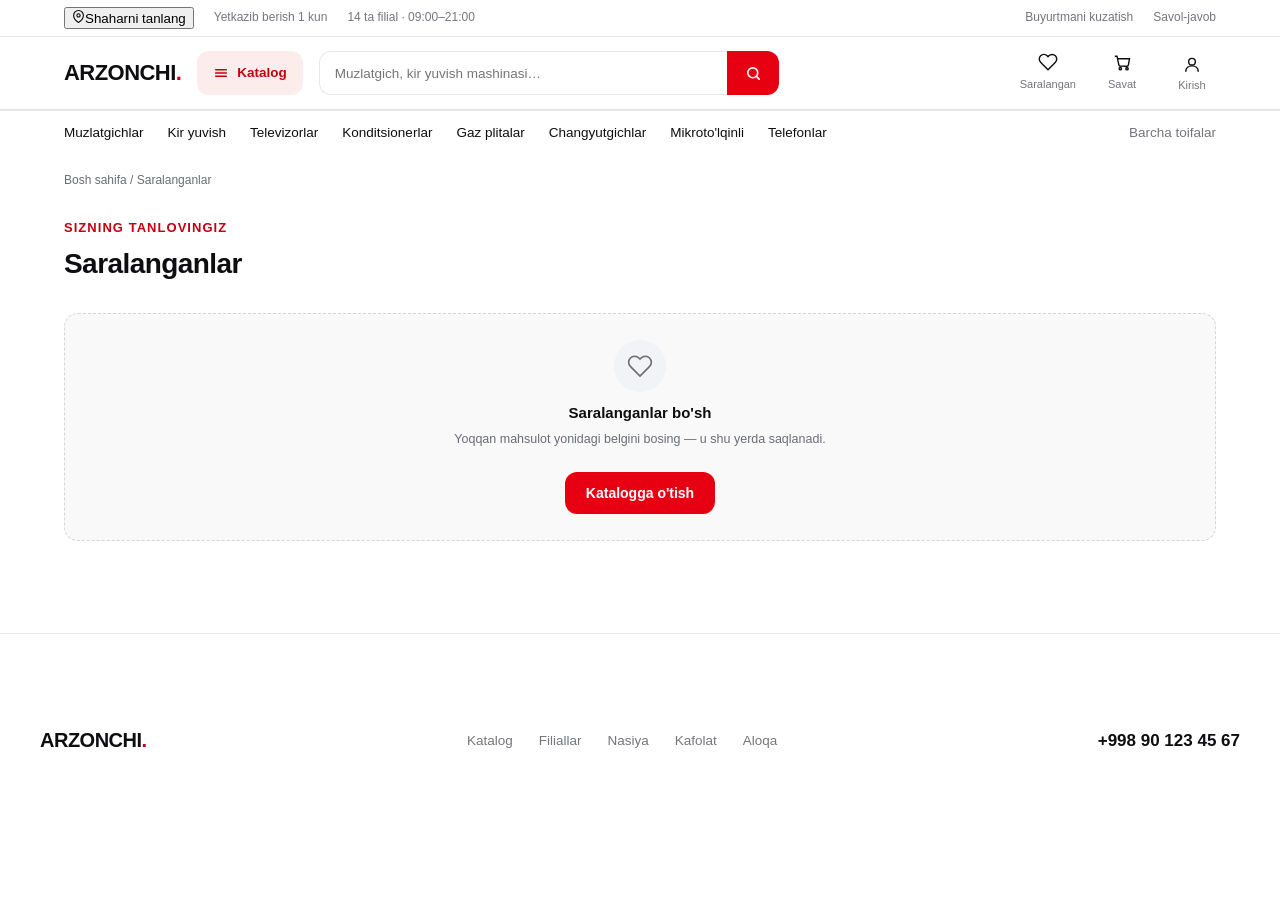
<file: saralangan.html>
<!DOCTYPE html>
<html lang="uz">
<head>
  <meta charset="UTF-8">
  <meta name="viewport" content="width=device-width, initial-scale=1.0">
  <title>Saralanganlar — Arzonchi</title>
  <meta name="description" content="Arzonchida saqlab qo'ygan mahsulotlaringiz — keyinroq qaytib ko'rish uchun.">
  <link rel="stylesheet" href="css/style.css">
  <link rel="stylesheet" href="css/ilova.css">
</head>
<body data-sahifa="saralangan">

  <!-- ══ XIZMAT QATORI (Dizayner TZ 03) ══ -->
  <div class="xizmat-qatori">
    <div class="konteyner xizmat-ichki">
      <div class="xizmat-chap">
        <button type="button" class="xizmat-shahar" data-shahar-tugma aria-label="Shaharni tanlash"><svg width="13" height="13" viewBox="0 0 24 24" fill="none" stroke="currentColor" stroke-width="2"><path d="M21 10c0 7-9 13-9 13s-9-6-9-13a9 9 0 0 1 18 0z"/><circle cx="12" cy="10" r="3"/></svg><span data-manzil-matn>Toshkent</span></button>
        <span>Yetkazib berish 1 kun</span>
        <span>14 ta filial · 09:00–21:00</span>
      </div>
      <div class="xizmat-ong">
        <a href="savat.html">Buyurtmani kuzatish</a>
        <a href="aloqa.html">Savol-javob</a>
      </div>
    </div>
  </div>

  <!-- ══ HEADER (Katalog tugmasi + qidiruv header ichida) ══ -->
  <header class="sayt-header">
    <div class="konteyner header-ichki">
      <a href="index.html" class="logo" aria-label="Arzonchi bosh sahifasi">ARZONCHI<span class="logo-nuqta">.</span></a>
      <a href="katalog.html" class="katalog-tugma"><svg width="16" height="16" viewBox="0 0 24 24" fill="none" stroke="currentColor" stroke-width="2.2" stroke-linecap="round"><path d="M4 7h16M4 12h16M4 17h16"/></svg>Katalog</a>
      <form class="header-qidiruv" action="katalog.html" method="get" role="search">
        <input type="search" name="q" placeholder="Muzlatgich, kir yuvish mashinasi…" aria-label="Qidiruv">
        <button type="submit" aria-label="Qidirish"><svg width="17" height="17" viewBox="0 0 24 24" fill="none" stroke="currentColor" stroke-width="2.3" stroke-linecap="round"><circle cx="11" cy="11" r="7"/><path d="M20 20l-3.5-3.5"/></svg></button>
      </form>
      <div class="header-bosh"></div>
      <div class="header-ong">
        <a href="saralangan.html" class="dokon-ikonka" aria-label="Saralanganlar">
          <svg viewBox="0 0 24 24" fill="none" stroke="currentColor" stroke-width="1.7"><path d="M20.84 4.61a5.5 5.5 0 0 0-7.78 0L12 5.67l-1.06-1.06a5.5 5.5 0 0 0-7.78 7.78l1.06 1.06L12 21.23l7.78-7.78 1.06-1.06a5.5 5.5 0 0 0 0-7.78z"/></svg><span>Saralangan</span><span class="dokon-badge" data-saralangan-soni hidden>0</span>
        </a>
        <a href="savat.html" class="dokon-ikonka" aria-label="Savat">
          <svg viewBox="0 0 24 24" fill="none" stroke="currentColor" stroke-width="1.7" stroke-linecap="round"><path d="M4 5h2l2.2 10.4a2 2 0 0 0 2 1.6h7.5a2 2 0 0 0 2-1.6L21 8H7"/><circle cx="10" cy="20" r="1.4"/><circle cx="18" cy="20" r="1.4"/></svg><span>Savat</span><span class="dokon-badge" data-savat-soni hidden>0</span>
        </a>
        <button type="button" class="dokon-ikonka" data-hisob-tugma aria-label="Hisobim">
          <svg viewBox="0 0 24 24" fill="none" stroke="currentColor" stroke-width="1.7"><circle cx="12" cy="8" r="4"/><path d="M4.5 20c0-4.4 3.4-7 7.5-7s7.5 2.6 7.5 7"/></svg><span data-hisob-nom>Kirish</span>
        </button>
        <button type="button" class="hamburger-tugma" aria-label="Menyuni ochish" aria-expanded="false">
          <svg class="ikon-och" width="24" height="24" viewBox="0 0 24 24" fill="none" stroke="currentColor" stroke-width="2" stroke-linecap="round"><line x1="3" y1="6" x2="21" y2="6"/><line x1="3" y1="12" x2="21" y2="12"/><line x1="3" y1="18" x2="21" y2="18"/></svg>
          <svg class="ikon-yop" width="24" height="24" viewBox="0 0 24 24" fill="none" stroke="currentColor" stroke-width="2" stroke-linecap="round"><line x1="18" y1="6" x2="6" y2="18"/><line x1="6" y1="6" x2="18" y2="18"/></svg>
        </button>
      </div>
    </div>
  </header>

  <!-- ══ KATEGORIYA QATORI ══ -->
  <nav class="kategoriya-qatori" aria-label="Kategoriyalar">
    <div class="konteyner kategoriya-ichki">
      <a href="katalog.html?kategoriya=muzlatgich">Muzlatgichlar</a>
      <a href="katalog.html?kategoriya=kir-yuvish-mashinasi">Kir yuvish</a>
      <a href="katalog.html?kategoriya=televizor">Televizorlar</a>
      <a href="katalog.html?kategoriya=konditsioner">Konditsionerlar</a>
      <a href="katalog.html?kategoriya=gaz-plita">Gaz plitalar</a>
      <a href="katalog.html?kategoriya=changyutgich">Changyutgichlar</a>
      <a href="katalog.html?kategoriya=mikrotolqinli-pech">Mikroto'lqinli</a>
      <a href="katalog.html?kategoriya=telefon">Telefonlar</a>
      <a href="katalog.html" class="kategoriya-barcha">Barcha toifalar</a>
    </div>
  </nav>

  <div class="konteyner">
    <div class="breadcrumb"><a href="index.html">Bosh sahifa</a> / Saralanganlar</div>
  </div>

  <section class="bolim bolim-tepasi-kichik">
    <div class="konteyner">
      <div class="bolim-sarlavha">
        <div class="bolim-sarlavha-matn">
          <span class="bolim-yorliq">Sizning tanlovingiz</span>
          <h1>Saralanganlar</h1>
        </div>
      </div>

      <p id="natijalar-soni" class="natijalar-soni"></p>

      <div class="mahsulot-grid" id="mahsulot-grid">
        <!-- js/saralangan.js orqali to'ldiriladi -->
      </div>

      <div id="bosh-holat-joyi"></div>
    </div>
  </section>
  <footer class="sayt-footer sayt-footer--yangi">
    <div class="konteyner footer-yangi-ichki">
      <div class="footer-yangi-logo">ARZONCHI<span class="logo-nuqta">.</span></div>
      <nav class="footer-yangi-havola" aria-label="Footer havolalar">
        <a href="katalog.html">Katalog</a>
        <a href="filiallar.html">Filiallar</a>
        <a href="katalog.html">Nasiya</a>
        <a href="biz-haqimizda.html">Kafolat</a>
        <a href="aloqa.html">Aloqa</a>
      </nav>
      <a href="tel:+998901234567" class="footer-yangi-tel">+998 90 123 45 67</a>
    </div>
  </footer>

  <script src="js/malumotlar-mahsulot.js"></script>
  <script src="js/malumotlar-kategoriya.js"></script>
  <script src="js/malumotlar-filial.js"></script>
  <script src="js/malumotlar-qoshimcha.js"></script>
  <script src="js/umumiy.js"></script>
  <script src="js/do-kon.js"></script>
  <script src="js/qidiruv.js"></script>
  <script src="js/ilova.js"></script>
  <script src="js/saralangan.js"></script>
  <script src="js/harakat.js"></script>
  <nav class="mobil-panel" aria-label="Tezkor navigatsiya">
    <a href="index.html" data-mobil="bosh">
      <svg viewBox="0 0 24 24" fill="none" stroke="currentColor" stroke-width="2"><path d="M3 9l9-7 9 7v11a2 2 0 0 1-2 2H5a2 2 0 0 1-2-2z"/><polyline points="9 22 9 12 15 12 15 22"/></svg>
      <span>Bosh sahifa</span>
    </a>
    <a href="katalog.html" data-mobil="katalog">
      <svg viewBox="0 0 24 24" fill="none" stroke="currentColor" stroke-width="2"><line x1="3" y1="6" x2="21" y2="6"/><line x1="3" y1="12" x2="21" y2="12"/><line x1="3" y1="18" x2="21" y2="18"/></svg>
      <span>Katalog</span>
    </a>
    <a href="saralangan.html" data-mobil="saralangan">
      <svg viewBox="0 0 24 24" fill="none" stroke="currentColor" stroke-width="2"><path d="M20.84 4.61a5.5 5.5 0 0 0-7.78 0L12 5.67l-1.06-1.06a5.5 5.5 0 0 0-7.78 7.78l1.06 1.06L12 21.23l7.78-7.78 1.06-1.06a5.5 5.5 0 0 0 0-7.78z"/></svg>
      <span>Saralangan</span>
      <span class="dokon-badge" data-saralangan-soni hidden>0</span>
    </a>
    <a href="savat.html" data-mobil="savat">
      <svg viewBox="0 0 24 24" fill="none" stroke="currentColor" stroke-width="2"><circle cx="9" cy="21" r="1"/><circle cx="20" cy="21" r="1"/><path d="M1 1h4l2.68 13.39a2 2 0 0 0 2 1.61h9.72a2 2 0 0 0 2-1.61L23 6H6"/></svg>
      <span>Savat</span>
      <span class="dokon-badge" data-savat-soni hidden>0</span>
    </a>
    <a href="#" data-hisob-tugma data-mobil="hisob">
      <svg viewBox="0 0 24 24" fill="none" stroke="currentColor" stroke-width="2"><path d="M20 21v-2a4 4 0 0 0-4-4H8a4 4 0 0 0-4 4v2"/><circle cx="12" cy="7" r="4"/></svg>
      <span data-hisob-nom>Kirish</span>
    </a>
  </nav>
</body>
</html>
</file>
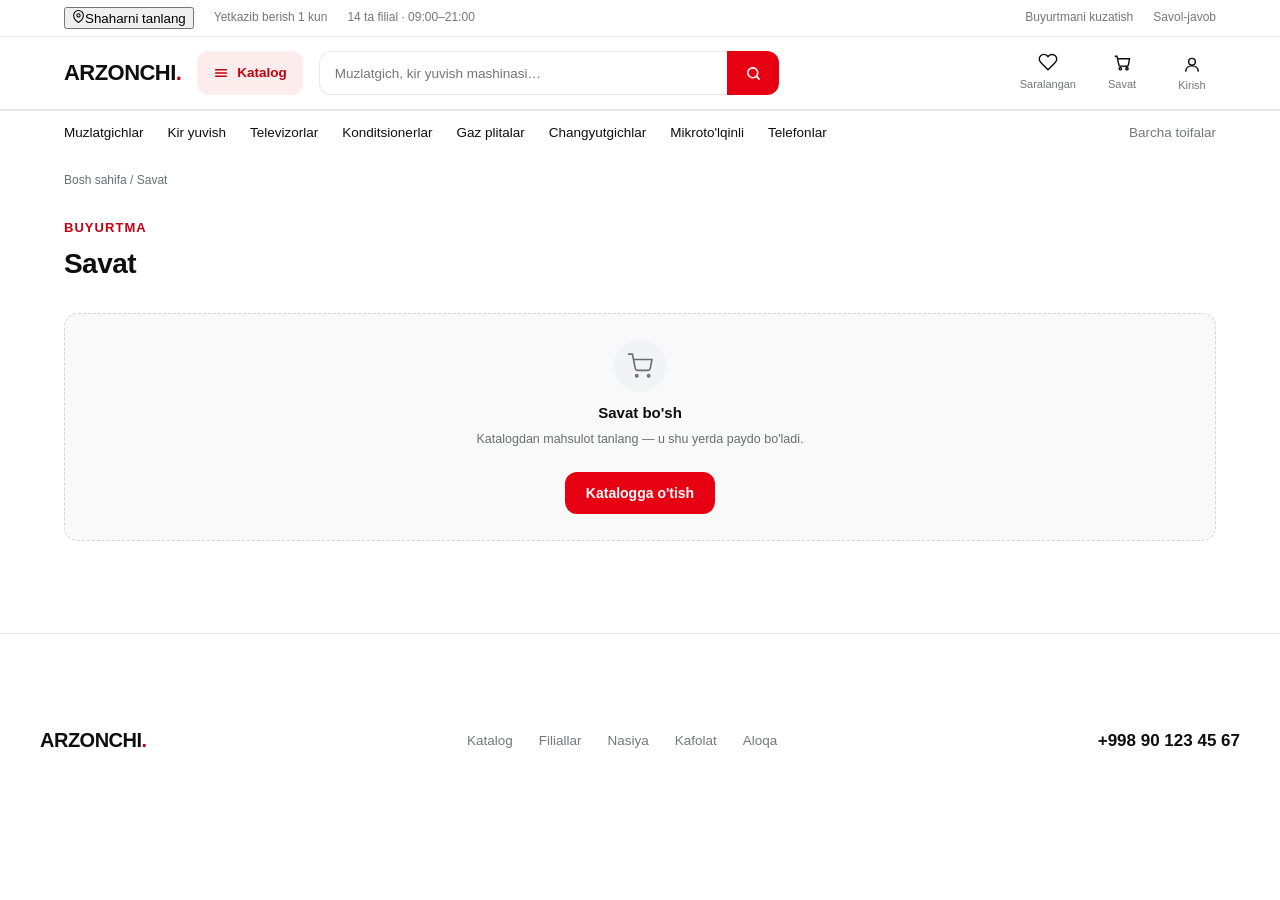
<file: savat.html>
<!DOCTYPE html>
<html lang="uz">
<head>
  <meta charset="UTF-8">
  <meta name="viewport" content="width=device-width, initial-scale=1.0">
  <title>Savat — Arzonchi</title>
  <meta name="description" content="Arzonchi savati — tanlagan mahsulotlaringizni ko'ring, sonini o'zgartiring va buyurtmani rasmiylashtiring.">
  <link rel="stylesheet" href="css/style.css">
  <link rel="stylesheet" href="css/ilova.css">
  <style>
    /* V4 (16.09) — savat.html'ga xos kichik qo'shimchalar (0-0-12 nasiya
       ko'rsatkichi, band to'lov varianti). css/style.css umumiy fayl —
       boshqa dasturchilar shu daqiqada ustida ishlayapti, shuning uchun
       yangi sinflar shu yerda, mavjud T0 tokenlardan foydalanib. */
    .arz-nasiya-chip { display: block; margin-top: 4px; font-size: var(--matn-kichik); font-weight: 700; color: var(--nasiya-matn); }
    .arz-nasiya-chip--ojiz { color: var(--matn-uchinchi); font-weight: 500; }
    .tolov-variant--band { opacity: .55; }
    .tolov-variant--band:hover { background: none; }
    .arz-nasiya-eslatma {
      display: flex; align-items: center; justify-content: space-between;
      margin: -2px 0 10px; padding: 8px 10px;
      background: var(--nasiya-fon); color: var(--nasiya-matn);
      border-radius: var(--radius-yorliq); font-size: var(--matn-kichik); font-weight: 600;
    }
  </style>
</head>
<body data-sahifa="savat">

  <!-- ══ XIZMAT QATORI (Dizayner TZ 03) ══ -->
  <div class="xizmat-qatori">
    <div class="konteyner xizmat-ichki">
      <div class="xizmat-chap">
        <button type="button" class="xizmat-shahar" data-shahar-tugma aria-label="Shaharni tanlash"><svg width="13" height="13" viewBox="0 0 24 24" fill="none" stroke="currentColor" stroke-width="2"><path d="M21 10c0 7-9 13-9 13s-9-6-9-13a9 9 0 0 1 18 0z"/><circle cx="12" cy="10" r="3"/></svg><span data-manzil-matn>Toshkent</span></button>
        <span>Yetkazib berish 1 kun</span>
        <span>14 ta filial · 09:00–21:00</span>
      </div>
      <div class="xizmat-ong">
        <a href="savat.html">Buyurtmani kuzatish</a>
        <a href="aloqa.html">Savol-javob</a>
      </div>
    </div>
  </div>

  <!-- ══ HEADER (Katalog tugmasi + qidiruv header ichida) ══ -->
  <header class="sayt-header">
    <div class="konteyner header-ichki">
      <a href="index.html" class="logo" aria-label="Arzonchi bosh sahifasi">ARZONCHI<span class="logo-nuqta">.</span></a>
      <a href="katalog.html" class="katalog-tugma"><svg width="16" height="16" viewBox="0 0 24 24" fill="none" stroke="currentColor" stroke-width="2.2" stroke-linecap="round"><path d="M4 7h16M4 12h16M4 17h16"/></svg>Katalog</a>
      <form class="header-qidiruv" action="katalog.html" method="get" role="search">
        <input type="search" name="q" placeholder="Muzlatgich, kir yuvish mashinasi…" aria-label="Qidiruv">
        <button type="submit" aria-label="Qidirish"><svg width="17" height="17" viewBox="0 0 24 24" fill="none" stroke="currentColor" stroke-width="2.3" stroke-linecap="round"><circle cx="11" cy="11" r="7"/><path d="M20 20l-3.5-3.5"/></svg></button>
      </form>
      <div class="header-bosh"></div>
      <div class="header-ong">
        <a href="saralangan.html" class="dokon-ikonka" aria-label="Saralanganlar">
          <svg viewBox="0 0 24 24" fill="none" stroke="currentColor" stroke-width="1.7"><path d="M20.84 4.61a5.5 5.5 0 0 0-7.78 0L12 5.67l-1.06-1.06a5.5 5.5 0 0 0-7.78 7.78l1.06 1.06L12 21.23l7.78-7.78 1.06-1.06a5.5 5.5 0 0 0 0-7.78z"/></svg><span>Saralangan</span><span class="dokon-badge" data-saralangan-soni hidden>0</span>
        </a>
        <a href="savat.html" class="dokon-ikonka" aria-label="Savat">
          <svg viewBox="0 0 24 24" fill="none" stroke="currentColor" stroke-width="1.7" stroke-linecap="round"><path d="M4 5h2l2.2 10.4a2 2 0 0 0 2 1.6h7.5a2 2 0 0 0 2-1.6L21 8H7"/><circle cx="10" cy="20" r="1.4"/><circle cx="18" cy="20" r="1.4"/></svg><span>Savat</span><span class="dokon-badge" data-savat-soni hidden>0</span>
        </a>
        <button type="button" class="dokon-ikonka" data-hisob-tugma aria-label="Hisobim">
          <svg viewBox="0 0 24 24" fill="none" stroke="currentColor" stroke-width="1.7"><circle cx="12" cy="8" r="4"/><path d="M4.5 20c0-4.4 3.4-7 7.5-7s7.5 2.6 7.5 7"/></svg><span data-hisob-nom>Kirish</span>
        </button>
        <button type="button" class="hamburger-tugma" aria-label="Menyuni ochish" aria-expanded="false">
          <svg class="ikon-och" width="24" height="24" viewBox="0 0 24 24" fill="none" stroke="currentColor" stroke-width="2" stroke-linecap="round"><line x1="3" y1="6" x2="21" y2="6"/><line x1="3" y1="12" x2="21" y2="12"/><line x1="3" y1="18" x2="21" y2="18"/></svg>
          <svg class="ikon-yop" width="24" height="24" viewBox="0 0 24 24" fill="none" stroke="currentColor" stroke-width="2" stroke-linecap="round"><line x1="18" y1="6" x2="6" y2="18"/><line x1="6" y1="6" x2="18" y2="18"/></svg>
        </button>
      </div>
    </div>
  </header>

  <!-- ══ KATEGORIYA QATORI ══ -->
  <nav class="kategoriya-qatori" aria-label="Kategoriyalar">
    <div class="konteyner kategoriya-ichki">
      <a href="katalog.html?kategoriya=muzlatgich">Muzlatgichlar</a>
      <a href="katalog.html?kategoriya=kir-yuvish-mashinasi">Kir yuvish</a>
      <a href="katalog.html?kategoriya=televizor">Televizorlar</a>
      <a href="katalog.html?kategoriya=konditsioner">Konditsionerlar</a>
      <a href="katalog.html?kategoriya=gaz-plita">Gaz plitalar</a>
      <a href="katalog.html?kategoriya=changyutgich">Changyutgichlar</a>
      <a href="katalog.html?kategoriya=mikrotolqinli-pech">Mikroto'lqinli</a>
      <a href="katalog.html?kategoriya=telefon">Telefonlar</a>
      <a href="katalog.html" class="kategoriya-barcha">Barcha toifalar</a>
    </div>
  </nav>

  <div class="konteyner">
    <div class="breadcrumb"><a href="index.html">Bosh sahifa</a> / Savat</div>
  </div>

  <section class="bolim bolim-tepasi-kichik">
    <div class="konteyner">
      <div class="bolim-sarlavha">
        <div class="bolim-sarlavha-matn">
          <span class="bolim-yorliq">Buyurtma</span>
          <h1>Savat</h1>
        </div>
      </div>

      <div id="savat-tarkib">
        <!-- js/savat.js orqali to'ldiriladi -->
      </div>
    </div>
  </section>
  <footer class="sayt-footer sayt-footer--yangi">
    <div class="konteyner footer-yangi-ichki">
      <div class="footer-yangi-logo">ARZONCHI<span class="logo-nuqta">.</span></div>
      <nav class="footer-yangi-havola" aria-label="Footer havolalar">
        <a href="katalog.html">Katalog</a>
        <a href="filiallar.html">Filiallar</a>
        <a href="katalog.html">Nasiya</a>
        <a href="biz-haqimizda.html">Kafolat</a>
        <a href="aloqa.html">Aloqa</a>
      </nav>
      <a href="tel:+998901234567" class="footer-yangi-tel">+998 90 123 45 67</a>
    </div>
  </footer>

  <script src="js/malumotlar-mahsulot.js"></script>
  <script src="js/malumotlar-kategoriya.js"></script>
  <script src="js/malumotlar-filial.js"></script>
  <script src="js/malumotlar-qoshimcha.js"></script>
  <script src="js/umumiy.js"></script>
  <script src="js/do-kon.js"></script>
  <script src="js/qidiruv.js"></script>
  <script src="js/ilova.js"></script>
  <script src="js/savat.js"></script>
  <script src="js/harakat.js"></script>
  <nav class="mobil-panel" aria-label="Tezkor navigatsiya">
    <a href="index.html" data-mobil="bosh">
      <svg viewBox="0 0 24 24" fill="none" stroke="currentColor" stroke-width="2"><path d="M3 9l9-7 9 7v11a2 2 0 0 1-2 2H5a2 2 0 0 1-2-2z"/><polyline points="9 22 9 12 15 12 15 22"/></svg>
      <span>Bosh sahifa</span>
    </a>
    <a href="katalog.html" data-mobil="katalog">
      <svg viewBox="0 0 24 24" fill="none" stroke="currentColor" stroke-width="2"><line x1="3" y1="6" x2="21" y2="6"/><line x1="3" y1="12" x2="21" y2="12"/><line x1="3" y1="18" x2="21" y2="18"/></svg>
      <span>Katalog</span>
    </a>
    <a href="saralangan.html" data-mobil="saralangan">
      <svg viewBox="0 0 24 24" fill="none" stroke="currentColor" stroke-width="2"><path d="M20.84 4.61a5.5 5.5 0 0 0-7.78 0L12 5.67l-1.06-1.06a5.5 5.5 0 0 0-7.78 7.78l1.06 1.06L12 21.23l7.78-7.78 1.06-1.06a5.5 5.5 0 0 0 0-7.78z"/></svg>
      <span>Saralangan</span>
      <span class="dokon-badge" data-saralangan-soni hidden>0</span>
    </a>
    <a href="savat.html" data-mobil="savat">
      <svg viewBox="0 0 24 24" fill="none" stroke="currentColor" stroke-width="2"><circle cx="9" cy="21" r="1"/><circle cx="20" cy="21" r="1"/><path d="M1 1h4l2.68 13.39a2 2 0 0 0 2 1.61h9.72a2 2 0 0 0 2-1.61L23 6H6"/></svg>
      <span>Savat</span>
      <span class="dokon-badge" data-savat-soni hidden>0</span>
    </a>
    <a href="#" data-hisob-tugma data-mobil="hisob">
      <svg viewBox="0 0 24 24" fill="none" stroke="currentColor" stroke-width="2"><path d="M20 21v-2a4 4 0 0 0-4-4H8a4 4 0 0 0-4 4v2"/><circle cx="12" cy="7" r="4"/></svg>
      <span data-hisob-nom>Kirish</span>
    </a>
  </nav>
</body>
</html>
</file>
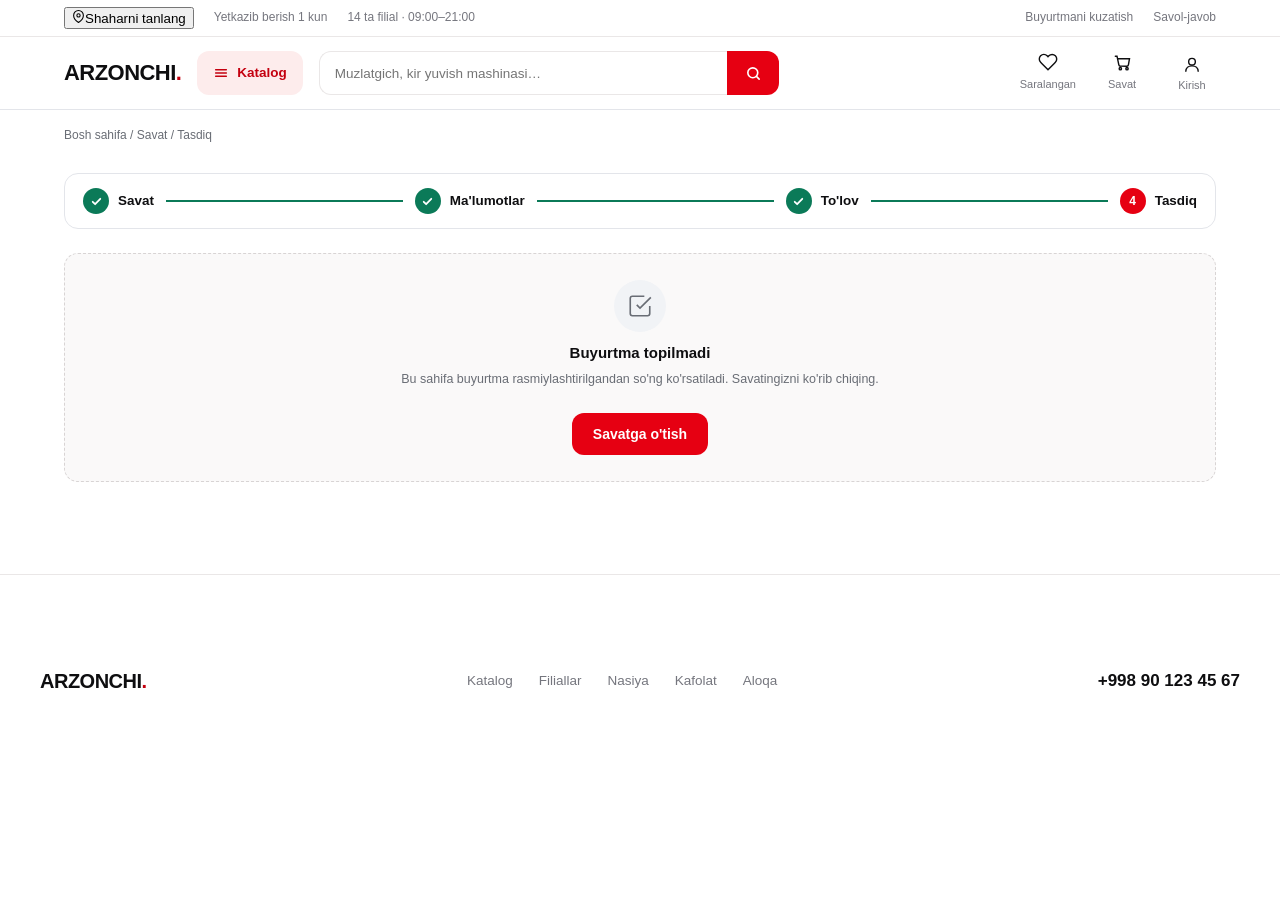
<file: tasdiq.html>
<!DOCTYPE html>
<html lang="uz">
<head>
  <meta charset="UTF-8">
  <meta name="viewport" content="width=device-width, initial-scale=1.0">
  <title>Buyurtma qabul qilindi — Arzonchi</title>
  <meta name="description" content="Buyurtmangiz qabul qilindi — raqami va tafsilotlari.">
  <link rel="stylesheet" href="css/style.css">
  <link rel="stylesheet" href="css/ilova.css">
</head>
<body data-sahifa="savat">

  <!-- ══ XIZMAT QATORI (Dizayner TZ 03) ══ -->
  <div class="xizmat-qatori">
    <div class="konteyner xizmat-ichki">
      <div class="xizmat-chap">
        <button type="button" class="xizmat-shahar" data-shahar-tugma aria-label="Shaharni tanlash"><svg width="13" height="13" viewBox="0 0 24 24" fill="none" stroke="currentColor" stroke-width="2"><path d="M21 10c0 7-9 13-9 13s-9-6-9-13a9 9 0 0 1 18 0z"/><circle cx="12" cy="10" r="3"/></svg><span data-manzil-matn>Toshkent</span></button>
        <span>Yetkazib berish 1 kun</span>
        <span>14 ta filial · 09:00–21:00</span>
      </div>
      <div class="xizmat-ong">
        <a href="savat.html">Buyurtmani kuzatish</a>
        <a href="aloqa.html">Savol-javob</a>
      </div>
    </div>
  </div>

  <!-- ══ HEADER ══ -->
  <header class="sayt-header">
    <div class="konteyner header-ichki">
      <a href="index.html" class="logo" aria-label="Arzonchi bosh sahifasi">ARZONCHI<span class="logo-nuqta">.</span></a>
      <a href="katalog.html" class="katalog-tugma"><svg width="16" height="16" viewBox="0 0 24 24" fill="none" stroke="currentColor" stroke-width="2.2" stroke-linecap="round"><path d="M4 7h16M4 12h16M4 17h16"/></svg>Katalog</a>
      <form class="header-qidiruv" action="katalog.html" method="get" role="search">
        <input type="search" name="q" placeholder="Muzlatgich, kir yuvish mashinasi…" aria-label="Qidiruv">
        <button type="submit" aria-label="Qidirish"><svg width="17" height="17" viewBox="0 0 24 24" fill="none" stroke="currentColor" stroke-width="2.3" stroke-linecap="round"><circle cx="11" cy="11" r="7"/><path d="M20 20l-3.5-3.5"/></svg></button>
      </form>
      <div class="header-bosh"></div>
      <div class="header-ong">
        <a href="saralangan.html" class="dokon-ikonka" aria-label="Saralanganlar">
          <svg viewBox="0 0 24 24" fill="none" stroke="currentColor" stroke-width="1.7"><path d="M20.84 4.61a5.5 5.5 0 0 0-7.78 0L12 5.67l-1.06-1.06a5.5 5.5 0 0 0-7.78 7.78l1.06 1.06L12 21.23l7.78-7.78 1.06-1.06a5.5 5.5 0 0 0 0-7.78z"/></svg><span>Saralangan</span><span class="dokon-badge" data-saralangan-soni hidden>0</span>
        </a>
        <a href="savat.html" class="dokon-ikonka" aria-label="Savat">
          <svg viewBox="0 0 24 24" fill="none" stroke="currentColor" stroke-width="1.7" stroke-linecap="round"><path d="M4 5h2l2.2 10.4a2 2 0 0 0 2 1.6h7.5a2 2 0 0 0 2-1.6L21 8H7"/><circle cx="10" cy="20" r="1.4"/><circle cx="18" cy="20" r="1.4"/></svg><span>Savat</span><span class="dokon-badge" data-savat-soni hidden>0</span>
        </a>
        <button type="button" class="dokon-ikonka" data-hisob-tugma aria-label="Hisobim">
          <svg viewBox="0 0 24 24" fill="none" stroke="currentColor" stroke-width="1.7"><circle cx="12" cy="8" r="4"/><path d="M4.5 20c0-4.4 3.4-7 7.5-7s7.5 2.6 7.5 7"/></svg><span data-hisob-nom>Kirish</span>
        </button>
        <button type="button" class="hamburger-tugma" aria-label="Menyuni ochish" aria-expanded="false">
          <svg class="ikon-och" width="24" height="24" viewBox="0 0 24 24" fill="none" stroke="currentColor" stroke-width="2" stroke-linecap="round"><line x1="3" y1="6" x2="21" y2="6"/><line x1="3" y1="12" x2="21" y2="12"/><line x1="3" y1="18" x2="21" y2="18"/></svg>
          <svg class="ikon-yop" width="24" height="24" viewBox="0 0 24 24" fill="none" stroke="currentColor" stroke-width="2" stroke-linecap="round"><line x1="18" y1="6" x2="6" y2="18"/><line x1="6" y1="6" x2="18" y2="18"/></svg>
        </button>
      </div>
    </div>
  </header>

  <div class="konteyner">
    <div class="breadcrumb"><a href="index.html">Bosh sahifa</a> / <a href="savat.html">Savat</a> / Tasdiq</div>
  </div>

  <section class="bolim bolim-tepasi-kichik">
    <div class="konteyner">
      <!-- ══ QADAM INDIKATORI (stepper) — hammasi tugadi ══ -->
      <ol class="checkout-qadam" aria-label="Buyurtma bosqichlari">
        <li class="cq-band cq-tugadi"><span class="cq-belgi"><svg width="13" height="13" viewBox="0 0 24 24" fill="none" stroke="currentColor" stroke-width="3.2" stroke-linecap="round" stroke-linejoin="round"><path d="M5 12.5l4.5 4.5L19 7"/></svg></span><span class="cq-matn">Savat</span></li>
        <li class="cq-chiziq cq-chiziq--tugadi"></li>
        <li class="cq-band cq-tugadi"><span class="cq-belgi"><svg width="13" height="13" viewBox="0 0 24 24" fill="none" stroke="currentColor" stroke-width="3.2" stroke-linecap="round" stroke-linejoin="round"><path d="M5 12.5l4.5 4.5L19 7"/></svg></span><span class="cq-matn">Ma'lumotlar</span></li>
        <li class="cq-chiziq cq-chiziq--tugadi"></li>
        <li class="cq-band cq-tugadi"><span class="cq-belgi"><svg width="13" height="13" viewBox="0 0 24 24" fill="none" stroke="currentColor" stroke-width="3.2" stroke-linecap="round" stroke-linejoin="round"><path d="M5 12.5l4.5 4.5L19 7"/></svg></span><span class="cq-matn">To'lov</span></li>
        <li class="cq-chiziq cq-chiziq--tugadi"></li>
        <li class="cq-band cq-faol"><span class="cq-belgi">4</span><span class="cq-matn">Tasdiq</span></li>
      </ol>

      <div id="tasdiq-tarkib">
        <!-- js/tasdiq.js orqali to'ldiriladi -->
      </div>
    </div>
  </section>

  <footer class="sayt-footer sayt-footer--yangi">
    <div class="konteyner footer-yangi-ichki">
      <div class="footer-yangi-logo">ARZONCHI<span class="logo-nuqta">.</span></div>
      <nav class="footer-yangi-havola" aria-label="Footer havolalar">
        <a href="katalog.html">Katalog</a>
        <a href="filiallar.html">Filiallar</a>
        <a href="katalog.html">Nasiya</a>
        <a href="biz-haqimizda.html">Kafolat</a>
        <a href="aloqa.html">Aloqa</a>
      </nav>
      <a href="tel:+998901234567" class="footer-yangi-tel">+998 90 123 45 67</a>
    </div>
  </footer>

  <script src="js/malumotlar-mahsulot.js"></script>
  <script src="js/malumotlar-kategoriya.js"></script>
  <script src="js/malumotlar-filial.js"></script>
  <script src="js/malumotlar-qoshimcha.js"></script>
  <script src="js/umumiy.js"></script>
  <script src="js/do-kon.js"></script>
  <script src="js/qidiruv.js"></script>
  <script src="js/ilova.js"></script>
  <script src="js/tasdiq.js"></script>
  <script src="js/harakat.js"></script>
  <nav class="mobil-panel" aria-label="Tezkor navigatsiya">
    <a href="index.html" data-mobil="bosh">
      <svg viewBox="0 0 24 24" fill="none" stroke="currentColor" stroke-width="2"><path d="M3 9l9-7 9 7v11a2 2 0 0 1-2 2H5a2 2 0 0 1-2-2z"/><polyline points="9 22 9 12 15 12 15 22"/></svg>
      <span>Bosh sahifa</span>
    </a>
    <a href="katalog.html" data-mobil="katalog">
      <svg viewBox="0 0 24 24" fill="none" stroke="currentColor" stroke-width="2"><line x1="3" y1="6" x2="21" y2="6"/><line x1="3" y1="12" x2="21" y2="12"/><line x1="3" y1="18" x2="21" y2="18"/></svg>
      <span>Katalog</span>
    </a>
    <a href="saralangan.html" data-mobil="saralangan">
      <svg viewBox="0 0 24 24" fill="none" stroke="currentColor" stroke-width="2"><path d="M20.84 4.61a5.5 5.5 0 0 0-7.78 0L12 5.67l-1.06-1.06a5.5 5.5 0 0 0-7.78 7.78l1.06 1.06L12 21.23l7.78-7.78 1.06-1.06a5.5 5.5 0 0 0 0-7.78z"/></svg>
      <span>Saralangan</span>
      <span class="dokon-badge" data-saralangan-soni hidden>0</span>
    </a>
    <a href="savat.html" data-mobil="savat">
      <svg viewBox="0 0 24 24" fill="none" stroke="currentColor" stroke-width="2"><circle cx="9" cy="21" r="1"/><circle cx="20" cy="21" r="1"/><path d="M1 1h4l2.68 13.39a2 2 0 0 0 2 1.61h9.72a2 2 0 0 0 2-1.61L23 6H6"/></svg>
      <span>Savat</span>
      <span class="dokon-badge" data-savat-soni hidden>0</span>
    </a>
    <a href="#" data-hisob-tugma data-mobil="hisob">
      <svg viewBox="0 0 24 24" fill="none" stroke="currentColor" stroke-width="2"><path d="M20 21v-2a4 4 0 0 0-4-4H8a4 4 0 0 0-4 4v2"/><circle cx="12" cy="7" r="4"/></svg>
      <span data-hisob-nom>Kirish</span>
    </a>
  </nav>
</body>
</html>
</file>
<file: css/style.css>
/* =======================================================================
   ARZONCHI — UMUMIY STIL FAYLI (css/style.css)
   Brend: Light Premium / Bold Red Accent — qizil (#E60012) + oq + qora.
   Barcha sahifalar shu bitta faylni ishlatadi.
   ======================================================================= */

/* -----------------------------------------------------------------
   0. RESET / ASOS
------------------------------------------------------------------ */
*,
*::before,
*::after {
  box-sizing: border-box;
}

html {
  scroll-behavior: smooth;
}

body {
  margin: 0;
  overflow-x: hidden;
}

img {
  max-width: 100%;
  display: block;
}

a {
  text-decoration: none;
  color: inherit;
}

ul {
  margin: 0;
  padding: 0;
  list-style: none;
}

button {
  font-family: inherit;
  cursor: pointer;
}

input,
select {
  font-family: inherit;
}

/* -----------------------------------------------------------------
   1. DIZAYN TOKENLARI (o'lchangan qiymatlar — DIZAYN.md, band 2)
------------------------------------------------------------------ */
:root {
  /* ═══════════════ 1-QATLAM: PRIMITIVLAR (xom ranglar) ═══════════════ */
  /* Bu qatlamni komponentlarda TO'G'RIDAN-TO'G'RI ISHLATMANG.           */
  /* Raqam = yorug'lik darajasi: kichik = to'q, katta = och.             */

  /* Qizil shkala — brend.
     ⚠️ IKKITA ROL (DIZAYN.md 14.1, ega tasdig'i 2026-09-09):
       to'ldirilgan YUZA  -> --qizil-50 (#E60012), ustida oq matn 4.80 ✓
       QIZIL MATN/IKONKA  -> --qizil-45 (#C4000F), eng yomon fonda 5.44 ✓
     #E60012 ni MATN qilib ishlatish faqat oq fonda o'tadi (4.80);
     sahifa fonida 4.32, tintda 4.20, yo'lakchada 4.17 — AA dan past.
     Hover YORUG'LASHMAYDI, QORAYADI. */
  --qizil-40:  #B8000E;   /* BOSILGAN holat — oq matn 6.90 */
  --qizil-45:  #C4000F;   /* ★ QIZIL MATN va IKONKA + hover — oq matn 6.26 */
  --qizil-50:  #E60012;   /* ★ BREND — faqat TO'LDIRILGAN YUZA */
  --qizil-55:  #C4000F;   /* BEKOR QILINDI (eski #F5121F, oq matn 4.21 — AA dan past).
                             Eski kod buzilmasin uchun --qizil-45 ga bog'landi. */
  --qizil-90:  #FFD6DA;   /* och tint — chegara/belgi */
  --qizil-97:  #FFF1F2;   /* eng och tint — tanlangan filtr foni */
  --qizil-96:  #FDECEC;   /* TZ tint (XIT/tanlov foni) — yangi, ulanmagan */

  /* Neytral shkala — ozgina sovuq (texnika do'koni hissi, Uzum saboqi) */
  --kul-10:   #0E0F12;
  --kul-15:   #0E0E10;   /* ★ asosiy matn, quyuq bo'lim, footer — YANGILANDI T0 (2026-09-15):
                            eski #141417 dan (ARXITEKTORDAN-DASTURCHIGA-YANGI-TIL-TZ.md §5 A.1) */
  --kul-25:   #26282E;
  --kul-35:   #45474F;
  --kul-55:   #696D75;   /* ★ ikkinchi darajali matn — eski #6C6D75 kulrang
                            yo'lakchada 4.47 berardi (me'yorga 0.03 yetmasdi);
                            yangisi 4.51 ✓ (DIZAYN.md 14.1) */
  --kul-58:   #75767E;   /* uchinchi darajali matn — OQ yuzada AA (4.52:1) */
  --kul-65:   #8A8B93;   /* "mavjud emas" grafit */
  --kul-75:   #B9BAC2;   /* uchinchi darajali (mahsulot kodi) */
  --kul-85:   #D5D7DD;
  --kul-90:   #E3E5EA;   /* chegara */
  --kul-94:   #EDEFF3;   /* kulrang yo'lakcha — tema tugmasi, neytral yorliq
                            (eski #EDEEF2 — TZ 01 §1.1 o'lchoviga keltirildi) */
  --kul-96:   #F1F3F6;   /* eski sahifa foni edi — T0 dan keyin --yuza-sahifa endi --kul-100
                            (oq) ga bog'langan; --kul-96 ning o'zi ataylab o'chirilmadi
                            (.bosh-holat-ikonka fonida to'g'ridan-to'g'ri ishlatiladi) */
  --kul-97:   #F4F6F8;   /* yuza-ichki (ikkilamchi blok, stepper) — TZ */
  --kul-98:   #FAF9F9;   /* yuza-yumshoq (zebra, bo'sh holat) — YANGILANDI T0: eski #FAFBFC dan
                            (TZ 01-TOKENLAR.md §1.4 o'lchovi, "deyarli bir xil" almashtirish) */
  --kul-100:  #FFFFFF;   /* ★ kartochka/sirt */

  /* Yordamchi — FAQAT yorliqlar uchun (qizil byudjetini yemasin) */
  --sariq-50:  #FFB020;  /* yulduzcha, "KAM QOLDI" — ustidagi matn DOIM qora */
  --sariq-95:  #FFF6E5;
  --yashil-45: #0B7A58;  /* ★ TEJAM/"Bepul"/"Punktda" MATNI — oq 4.72 ✓;
                             oq ustida TO'LDIRILGAN YUZA sifatida ham 5.33:1
                             (kontrast.py bilan tekshirilgan, ega qarori 14.09) */
  --yashil-50: #12A150;  /* faqat TO'LDIRILGAN YUZA/ikonka — matn uchun 3.37 ✗ */
  --yashil-95: #E4F5EE;

  /* Holat ranglari (TZ 01 §1.4) — matn/fon juftligi, hammasi AA dan o'tgan */
  --ogoh-matn:    #A34A0A;  --ogoh-fon:    #FFF1E8;   /* 5.37 */
  --ogoh-sarlavha:#7A3A08;                            /* 7.80 */
  --nasiya-matn:  #6B5320;  --nasiya-fon:  #FFF7E8;   /* 6.84 */
  --tayyor-matn:  #8A5A00;  --tayyor-fon:  #FFF4DC;   /* 5.43 */
  --yolda-matn:   #1560BF;  --yolda-fon:   #EAF3FF;   /* 5.43 */
  --neytral-matn: #55585F;  --neytral-fon: #EDEFF3;   /* 6.19 */

  /* Ataylab past kontrast — o'chirilgan boshqaruvlar (WCAG 1.4.3 ozod qiladi).
     ⛔ BULARNI "TUZATMANG": aks holda element ishlaydigandek ko'rinadi. */
  --ochiq-matn:   #B0B5BD;   /* mavjud emas varianti, ishlamaydigan maydon */
  --ochiq-belgi:  #C3C7CE;   /* o'chgan −/+ tugmasi */

  /* ═══════════════ 2-QATLAM: SEMANTIK (rangning VAZIFASI) ═══════════════ */
  /* Komponentlar FAQAT shu qatlamni ishlatadi.                            */

  /* — Yuzalar: chuqurlik soya bilan emas, POG'ONA bilan (Material 3 saboqi) */
  --yuza-sahifa:      var(--kul-100);  /* <body> — YANGILANDI T0: eski kulrang sahifa foni
                                          dan oqqa (TZ §5 A.2, "kulrang sahifa foni yo'q" talabi).
                                          --kul-96 ning o'zi tegilmadi — boshqa
                                          joyda (.bosh-holat-ikonka) to'g'ridan-to'g'ri ishlatiladi. */
  --yuza-karta:       var(--kul-100);  /* kartochka, panel */
  --yuza-ikkilamchi:  var(--yuza-kulrang);  /* TAXMIN T0: eski #F4F6F8 -> yangi --yuza-kulrang
                                          #F2F0F0 (TZ §5 A.4, §9-taxmin 3 — yangi tilda alohida
                                          "ikkilamchi yuza" yo'q, eng yaqini shu) */
  --yuza-yumshoq:     var(--kul-98);   /* #FAF9F9 — zebra, bo'sh holat (TZ) */
  --yuza-uchinchi:    var(--yuza-kulrang);  /* TAXMIN T0: eski #EDEFF3 -> --yuza-kulrang
                                          #F2F0F0, xuddi shu sabab (TZ §5 A.4) */
  --yuza-quyuq:       var(--kul-15);   /* footer, quyuq bo'lim */

  /* — Matn (har fon uchun "on-" jufti bor — kontrast avtomatik to'g'ri) */
  --matn-asosiy-rang:   var(--kul-15);
  --matn-ikkinchi:      var(--kul-55);
  --matn-uchinchi:      var(--kul-58);   /* eski qiymat edi: var(--kul-75), 1.93:1 — endi 4.52:1 */
  --matn-bezak-raqam:   var(--kul-65);   /* YANGI: katta/qalin dekorativ raqam uchun (3.08:1) */
  --matn-qizil-ustida:  var(--kul-100);              /* on-red */
  --matn-quyuq-ustida:  var(--kul-100);              /* on-dark, 1-daraja */
  --matn-quyuq-ustida-2: rgba(255, 255, 255, 0.70);  /* on-dark, 2-daraja */
  /* ⚠️ Qizil MATN har doim --qizil-45 (#C4000F). --qizil-50 faqat yuza. */
  --matn-qizil:       var(--qizil-45);  /* ★ har qanday qizil yozuv va SVG shtrix */
  --matn-tejam:       var(--qizil-45);  /* chegirma foizi, "arzonlashdi" — MATN */
  --matn-tejam-yashil: var(--yashil-45); /* tejam summasi, "Bepul", "Punktda" */

  /* — Chegaralar */
  --chegara-nozik:    var(--kul-90);
  --chegara-kuchli:   var(--kul-85);
  --chegara-fokus:    var(--qizil-50);

  /* — Tugma: ASOSIY (qizil) — 4 holat majburiy */
  --tugma-asosiy-rest:      var(--qizil-50);   /* oq matn 4.80 */
  --tugma-asosiy-hover:     var(--qizil-45);   /* QORAYADI — oq matn 6.26 */
  --tugma-asosiy-pressed:   var(--qizil-40);   /* yanada to'q — oq matn 6.90 */
  --tugma-asosiy-ochiq:     var(--kul-85);     /* disabled */
  --tugma-asosiy-matn:      var(--matn-qizil-ustida);

  /* — "Savatda ✓" tasdiq holati — YASHIL (ega qarori 14.09, oddiy
       "Savatga" qizilligicha qoladi). Komponent ichiga #hex yozilmaydi. */
  --yashil-tasdiq: var(--yashil-45);

  /* — Tugma: IKKILAMCHI (shaffof qora — har fonda moslashadi, Uzum saboqi) */
  --tugma-ikki-rest:     rgba(20, 20, 23, 0.06);
  --tugma-ikki-hover:    rgba(20, 20, 23, 0.10);
  --tugma-ikki-pressed:  rgba(20, 20, 23, 0.14);
  --tugma-ikki-matn:     var(--matn-asosiy-rang);

  /* — Umumiy holat qatlami (istalgan bosiladigan element uchun) */
  --holat-hover:    rgba(20, 20, 23, 0.05);
  --holat-pressed:  rgba(20, 20, 23, 0.10);

  /* — Yorliqlar (badge) */
  --yorliq-yangi-fon:    var(--kul-15);    --yorliq-yangi-matn:    var(--kul-100);
  /* XIT — YANGILANDI T0: fon endi to'ldirilgan qizil + oq matn, eski
     ochiq-qizil-tint/to'q-qizil-matn EMAS (02-KOMPONENTLAR.md §2 jadvali) */
  --yorliq-xit-fon:      var(--qizil-50);  --yorliq-xit-matn:      var(--matn-teskari);
  /* KAM QOLDI — YANGILANDI T0: sariq fon -> qora fon + oq matn — EGA KO'RADI
     (Dizayner qarori, 02-KOMPONENTLAR.md §2, TZ §5 A.4-band 7) */
  --yorliq-kam-fon:      var(--qora);      --yorliq-kam-matn:      var(--matn-teskari);
  /* YOQ ("mavjud emas") — YANGILANDI T0: --yuza-kulrang/--matn-yoq
     (02-KOMPONENTLAR.md §2 jadvali, TZ §5 A.4-band 8) */
  --yorliq-yoq-fon:      var(--yuza-kulrang);  --yorliq-yoq-matn:      var(--matn-yoq);

  /* "Mavjud emas" — brend qizildan ATAYLAB farqli, neytral grafit (band 9) */
  --rang-mavjud-emas:      var(--kul-65);
  --rang-mavjud-emas-fon:  var(--kul-94);

  /* ============ SOYALAR — atigi IKKITA retsept ============ */
  /* Qoida: kartochkada SOYA YO'Q. Soya faqat "suzuvchi" narsalarda:      */
  /* dropdown, modal, sticky header, rasm ustidagi yorliq.                */
  --soya-suzuvchi: 0 2px 4px 2px rgba(20, 20, 23, 0.06),
                   0 1px 2px 0 rgba(20, 20, 23, 0.12);
  --soya-modal:    0 12px 32px -8px rgba(20, 20, 23, 0.28);

  /* ============ SHRIFT ============ */
  --shrift-asosiy: Inter, -apple-system, BlinkMacSystemFont, "Segoe UI", Roboto,
    "Helvetica Neue", Arial, sans-serif;

  /* O'lcham shkalasi (desktop) — v3: marketpleys shkalasi. */
  --matn-h1: 1.75rem;             /* 28px, 700 — bo'lim sarlavhasi ("Mashhur") */
  --matn-h2: 1.25rem;             /* 20px, 700 — katalog/sahifa sarlavhasi */
  --matn-h3: 1.125rem;            /* 18px, 700 — mahsulot sahifasi nomi */
  --matn-h4: 1rem;                /* 16px, 600 — blok sarlavhasi */
  --matn-asosiy: 0.875rem;        /* 14px, 400 — asosiy o'qish o'lchami */
  --matn-kichik: 0.75rem;         /* 12px, 400 */
  --matn-narx-katta: 1.75rem;     /* 28px, 800 — mahsulot sahifasi narxi */
  --matn-narx-kichik: 1.125rem;   /* 18px, 700 — kartochka narxi */
  --matn-nom-karta: 0.8125rem;    /* 13px, 400 — kartochkada mahsulot nomi */
  --matn-yorliq: 0.625rem;        /* 10px, 700, UPPERCASE, tracking 0.04em */
  --matn-eyebrow: 0.8125rem;      /* 13px, 700, UPPERCASE, tracking 0.08em */
  --matn-wordmark: clamp(2.5rem, 6vw, 4.5rem); /* 40-72px — FAQAT bosh sahifa hero */

  /* ============ LAYOUT / ORALIQLAR (8px shkala) ============ */
  --konteyner-max: 1200px;
  --konteyner-padding: 24px;
  --oraliq-1: 4px;
  --oraliq-2: 8px;
  --oraliq-3: 12px;
  --oraliq-4: 16px;
  --oraliq-5: 24px;
  --oraliq-6: 32px;
  --oraliq-7: 48px;
  --oraliq-8: 64px;

  /* ============ RADIUS — v3: ICHMA-ICH KAMAYADI ============ */
  --radius-blok: 24px;        /* katta panel, quyuq bo'lim, hero */
  --radius-kartochka: 16px;   /* mahsulot/filial kartochkasi (TZ 01 §3: eski 20px) */
  --radius-rasm: 12px;        /* kartochka ichidagi rasm */
  --radius-tugma: 12px;       /* ★ PILL EMAS. Marketpleys tugmasi yumaloq-burchakli */
  --radius-maydon: 12px;      /* input, select, qidiruv qutisi */
  --radius-yorliq: 6px;       /* badge, kichik belgi */
  --radius-chip: 999px;       /* YAGONA pill istisnosi: filtr chiplari */

  /* ============ TEZLIK ============ */
  --tezlik: 0.2s ease;
  --tezlik-tez: 0.15s ease;

  /* ═══════════ TZ QO'SHIMCHA TOKENLARI (B1 — TZ 01 to'liq qamrovi) ═══════════ */
  /* Additiv: mavjud tokenlar O'ZGARMAYDI. Bular TZ ning kengaytirilgan     */
  /* chegara/soya/oraliq/radius shkalasini qo'shadi — B2 komponentlari       */
  /* shulardan foydalanadi. Ko'zga ko'rinadigan o'zgarish YO'Q (ulanmagan). */

  /* — Chegara: 2 → 7 daraja (TZ 01 §2) */
  --chegara-ichki:   1px solid #EEF0F3;            /* ajratgich, jadval qatori */
  --chegara-bolim:   1px solid #E4E7EC;            /* header/footer ajratgichi */
  --chegara-belgi:   1.5px solid #8C8A8A;          /* bo'sh checkbox/radio — YANGILANDI T0:
                                          eski #C6CBD3 (WCAG 1.4.11 3:1 ni o'tmasdi) dan;
                                          yangi qiymat 3.43:1 (TZ §5 A.3, 01-TOKENLAR.md §1.5) */
  --chegara-faol:    1.5px solid var(--qizil-50);  /* tanlangan maydon, stepper */
  --chegara-qora:    1.5px solid var(--kul-15);    /* tanlangan variant chipi */

  /* — Fokus halqasi (TZ 01 §1.2, §4) */
  --qizil-halqa:  rgba(230, 0, 18, 0.13);
  --fokus:        0 0 0 3px var(--qizil-halqa);                          /* kiritish maydoni */
  --fokus-tugma:  0 0 0 3px var(--kul-100), 0 0 0 5.5px var(--qizil-50); /* klaviatura fokusi */

  /* — Soya: 2 → 7 retsept (TZ 01 §4). Kartochka HOVER soyasi ATAYLAB
       ulanmagan (--soya-brend: none) — Dizayner qarori, TZ bilan ziddiyat. */
  --soya-mayda:   0 1px 2px rgba(20, 20, 23, 0.12);
  --soya-karta:   0 4px 16px rgba(20, 20, 23, 0.08);
  --soya-hover:   0 10px 26px rgba(20, 20, 23, 0.13);   /* TAYYOR, kartochkaga ULANMAGAN */
  --soya-varaq:   0 -8px 28px rgba(20, 20, 23, 0.16);
  --bosilgan:     inset 0 2px 5px rgba(0, 0, 0, 0.22);

  /* — Oraliq: 8px grid + TZ "tabiiy" darajalari (TZ 01 §6, additiv) */
  --oraliq-5px:  5px;   --oraliq-9px:  9px;    --oraliq-10px: 10px;
  --oraliq-11px: 11px;  --oraliq-14px: 14px;   --oraliq-20px: 20px;

  /* — Radius: TZ 01 §3 to'liq shkalasi (additiv; --radius-kartochka 20px
       o'zgarmadi — ega "oldin/keyin" ko'rishi kerak) */
  --radius-8:  8px;   --radius-9:  9px;    --radius-10: 10px;
  --radius-11: 11px;  --radius-14: 14px;   --radius-18: 18px;  --radius-22: 22px;

  /* — TZ nomli ko'priklar: 01-TOKENLAR.md §8 dagi ANIQ nomlar bilan T0
       (2026-09-15) da QAYTA YOZILDI (patch emas) — ARXITEKTORDAN-
       DASTURCHIGA-YANGI-TIL-TZ.md §3 4-qator shuni buyurgan: eski
       taxminiy nomlar (--qizil-matn/-hover/-tint, --matn-3, --matn-bosh,
       --yuza-ichki, --yuza-yolak, --chg-*, --r-katta/-orta/-kichik(11)/
       -mayda/-yorliq) loyihaning boshqa hech qayerida (js/html/ilova.css)
       ishlatilmagan edi (grep bilan tasdiqlandi) — shu sabab xavfsiz
       almashtirildi, hech narsa buzilmaydi.
       ⚠️ FAQAT rang (A) va radius/oraliq/balandlik (B) qismi — shrift
       (--f-*) va soya (C/D bosqichi) BU YERGA QO'SHILMADI, chunki bu T0
       ishi faqat A+B doirasida (Menejer topshirig'i). */
  --qizil:          var(--qizil-50);      /* #E60012 — aynan bir xil */
  --qizil-yuza:     var(--qizil-97);      /* #FFF1F2 — aynan bir xil, nom-alias (TZ §5 A.4) */
  --qizil-och:      #FF4D5A;              /* YANGI T0: FAQAT --qora fonda — logotip nuqtasi,
                                              qora kartadagi urg'u (TZ §5 A.3, 01-TOKENLAR §1.2) */
  --matn-1:         var(--matn-asosiy-rang);  /* #0E0E10 (--kul-15 T0 da yangilandi) */
  --matn-2:         #6A6A6C;              /* YANGI T0 qiymat — ikkilamchi matn (TZ 01 §1.3) */
  --matn-teskari:   var(--matn-qizil-ustida); /* #FFFFFF — qizil/qora yuza ustida */
  --matn-yoq:       #B6B4B4;              /* YANGI T0: faqat o'chirilgan holat — TUZATMANG
                                              (WCAG 1.4.3 dan ozod, 01-TOKENLAR §1.7) */
  --yuza-kulrang:   #F2F0F0;              /* YANGI T0: o'chirilgan tugma, "Topshirildi" yorlig'i,
                                              xarita fon (01-TOKENLAR §1.4) */
  --yuza-qora:      var(--kul-15);        /* footer/quyuq bo'lim foni */
  --chiziq:         #EAE7E7;              /* YANGI T0: kartochka chegarasi, ajratgich */
  --chiziq-belgi:   #8C8A8A;              /* YANGI T0: bo'sh checkbox/radio — WCAG 1.4.11 (3:1) */
  --chiziq-och:     #DEDBDB;              /* YANGI T0: o'chgan switch yo'lakchasi, nuqta */
  --chiziq-punktir: #D8D4D4;              /* YANGI T0: bo'sh holat ramkasi (1px dashed) */
  /* — Radius: oltita pog'ona (B bosqichi, TZ §5 B.1) */
  --r-mikro:        4px;                  /* YANGI T0 — yo'q edi */
  --r-kichik:       10px;
  --r-boshqaruv:    14px;
  --r-karta:        18px;
  --r-panel:        22px;
  --r-dumaloq:      999px;
  /* — Oraliq: yettita pog'ona (B bosqichi, TZ §5 B.4) */
  --o-1: 4px;  --o-2: 8px;  --o-3: 12px; --o-4: 16px;
  --o-5: 24px; --o-6: 32px; --o-7: 40px;
  /* — Boshqaruv balandligi (B bosqichi, TZ §5 B.3 — token TAYYORLANADI,
       .tugma balandligiga hali ULANMAYDI — bu B2 komponent ishi) */
  --b-kichik: 44px; --b-asosiy: 52px; --b-katta: 56px;
  /* — Sahifa chekkasi / ichki kenglik (B bosqichi, TZ §5 B.4 — token
       TAYYORLANADI, .konteyner ga hali ULANMAYDI) */
  --chekka: 40px;  --chekka-mobil: 18px;  --ich: 1200px;

  /* ═══════════ KO'CHISH KO'PRIGI (eski nomlar — vaqtinchalik) ═══════════ */
  /* Mavjud style.css eski nomlarni ishlatadi. Ularni birdan olib tashlasak
     sayt buziladi. Shuning uchun eski nomlar yangisiga BOG'LANADI.
     ⛔ YANGI kodda bu nomlarni ISHLATMANG. */
  --rang-brend:        var(--qizil-50);
  --rang-brend-tuq:    var(--qizil-45);
  --rang-brend-tint:   var(--qizil-97);
  --oq:                var(--kul-100);
  --qora:              var(--kul-15);
  --fon-sahifa:        var(--yuza-sahifa);
  --chegara:           var(--chegara-nozik);
  --radius-teg:        var(--radius-yorliq);
  /* Gradientlar bekor qilindi (marketpleysda gradient yo'q) — tekis rangga */
  --gradient-kartochka: var(--yuza-karta);
  --gradient-panel:     var(--yuza-karta);
  --gradient-hero:      linear-gradient(172deg, var(--qizil-97), var(--kul-100) 70%);
  /* Eski soyalar → yangi ikkitaga */
  --soya-kichik:       var(--soya-suzuvchi);
  --soya-orta:         var(--soya-suzuvchi);
  --soya-katta:        var(--soya-modal);
  --soya-brend:        none;
  --soya-brend-hover:  none;
}

body {
  font-family: var(--shrift-asosiy);
  color: var(--qora);
  background: var(--fon-sahifa);
  font-size: var(--matn-asosiy);
  line-height: 1.6;
}

h1, h2, h3, h4 {
  margin: 0;
  line-height: 1.2;
  font-weight: 800;
  letter-spacing: -0.02em;
}

h1 { font-size: var(--matn-h1); }
h2 { font-size: var(--matn-h2); }
h3 { font-size: var(--matn-h3); font-weight: 700; letter-spacing: normal; }
h4 { font-size: var(--matn-h4); font-weight: 700; letter-spacing: normal; }

p {
  margin: 0 0 var(--oraliq-4) 0;
}

/* -----------------------------------------------------------------
   2. LAYOUT YORDAMCHILARI
------------------------------------------------------------------ */
.konteyner {
  max-width: var(--konteyner-max);
  margin: 0 auto;
  padding: 0 var(--konteyner-padding);
}

.bolim {
  padding: var(--oraliq-8) 0;
}

.bolim-tepasi-kichik {
  padding-top: var(--oraliq-3);
}

.bolim-sarlavha {
  display: flex;
  align-items: center;
  justify-content: space-between;
  gap: var(--oraliq-4);
  margin-bottom: var(--oraliq-6);
  flex-wrap: wrap;
}

.matn-markaz {
  text-align: center;
}

.bolim-sarlavha-markaz {
  justify-content: center;
  text-align: center;
  flex-direction: column;
}

/* Bo'lim yorlig'i (eyebrow) — har bo'lim shu bilan boshlanadi */
.bolim-yorliq {
  display: block;
  color: var(--matn-qizil);
  font-size: var(--matn-eyebrow);
  font-weight: 700;
  text-transform: uppercase;
  letter-spacing: 0.08em;
  margin-bottom: var(--oraliq-2);
}

.bolim-sarlavha-matn {
  min-width: 0;
}

.bolim-sarlavha .havola-korish {
  color: var(--matn-qizil);
  font-weight: 600;
  white-space: nowrap;
}

.bolim-sarlavha .havola-korish:hover {
  text-decoration: underline;
}

.breadcrumb {
  font-size: var(--matn-kichik);
  color: var(--matn-ikkinchi);
  padding: var(--oraliq-4) 0;
}

/* v3 qizil-auditi (3.7): breadcrumb neytral — qizil faqat CTA,
   eyebrow, faol-holat va wordmark nuqtasi uchun band */
.breadcrumb a {
  color: var(--matn-ikkinchi);
}

.breadcrumb a:hover {
  color: var(--qora);
  text-decoration: underline;
}

/* -----------------------------------------------------------------
   3. TUGMALAR
------------------------------------------------------------------ */
.tugma {
  display: inline-flex;
  align-items: center;
  justify-content: center;
  gap: var(--oraliq-2);
  padding: 14px 28px;
  border-radius: var(--radius-tugma);
  font-size: var(--matn-asosiy);
  font-weight: 700;
  border: 1px solid transparent;
  transition: background var(--tezlik), color var(--tezlik), transform var(--tezlik),
    border-color var(--tezlik), box-shadow var(--tezlik);
  white-space: nowrap;
}

.tugma-asosiy {
  background: var(--rang-brend);
  color: var(--oq);
}

.tugma-asosiy:hover {
  background: var(--rang-brend-tuq);          /* #C4000F */
  transform: translateY(-1px);
  box-shadow: 0 6px 16px rgba(230, 0, 18, 0.30);  /* TZ K1 hover porlash */
}

.tugma-asosiy:active {
  background: var(--qizil-40);                /* #B8000E */
  transform: translateY(1px);
  box-shadow: var(--bosilgan);               /* inset — TZ K1 */
}

.tugma-asosiy:focus-visible {
  outline: none;
  box-shadow: var(--fokus-tugma);            /* oq+qizil qo'sh halqa (TZ K1) */
}

.tugma-asosiy[disabled],
.tugma-asosiy:disabled {
  /* YANGILANDI T0: eski var(--kul-94)+#A8ADB5 -> --yuza-kulrang/--matn-yoq
     (01-TOKENLAR.md §1.7: "o'chirilgan tugma foni: --yuza-kulrang",
     TZ §5 A.5 — komponent ichidagi qattiq hex tokenga almashtirildi) */
  background: var(--yuza-kulrang); color: var(--matn-yoq);
  cursor: not-allowed; transform: none; box-shadow: none;
}

.tugma-ikkilamchi {
  background: var(--oq);
  color: var(--qora);
  border-color: var(--chegara);
}

.tugma-ikkilamchi:hover {
  border-color: var(--qora);
  background: var(--fon-sahifa);
}

.tugma-qongiroq {
  padding: 16px 32px;
  font-size: 1.05rem;
}

.tugma-kichik {
  padding: 8px 18px;
  font-size: var(--matn-kichik);
}

.tugma-toliq {
  width: 100%;
}

/* -----------------------------------------------------------------
   4. HEADER
------------------------------------------------------------------ */
.sayt-header {
  position: sticky;
  top: 0;
  z-index: 100;
  background: var(--oq);
  border-bottom: 1px solid var(--chegara);
}

.header-ichki {
  display: flex;
  align-items: center;
  justify-content: space-between;
  gap: var(--oraliq-5);
  padding-top: var(--oraliq-3);
  padding-bottom: var(--oraliq-3);
}

.logo {
  font-size: 1.25rem;
  font-weight: 800;
  letter-spacing: -0.01em;
  text-transform: uppercase;
  color: var(--qora);
  flex-shrink: 0;
}

.logo-nuqta {
  color: var(--matn-qizil);
}

.header-nav {
  display: flex;
  align-items: center;
  gap: var(--oraliq-6);
}

.header-nav a {
  position: relative;
  font-weight: 600;
  color: var(--qora);
  padding: var(--oraliq-2) 0;
  transition: color var(--tezlik);
}

.header-nav a:hover {
  color: var(--matn-qizil);
}

.header-nav a.faol {
  color: var(--matn-qizil);
}

.header-nav a.faol::after {
  content: "";
  position: absolute;
  left: 0;
  right: 0;
  bottom: -4px;
  height: 2px;
  background: var(--rang-brend);
  border-radius: var(--radius-tugma);
}

.header-ong {
  display: flex;
  align-items: center;
  gap: var(--oraliq-5);
  flex-shrink: 0;
}

.header-telefon {
  display: flex;
  align-items: center;
  gap: var(--oraliq-2);
  font-weight: 600;
  color: var(--qora);
  white-space: nowrap;
}

.header-telefon:hover {
  color: var(--matn-qizil);
}

.header-telefon svg {
  color: var(--matn-ikkinchi);
}

.hamburger-tugma {
  display: none;
  background: transparent;
  border: none;
  padding: var(--oraliq-2);
  color: var(--qora);
}

.hamburger-tugma .ikon-yop {
  display: none;
}

.hamburger-tugma.ochiq .ikon-och {
  display: none;
}

.hamburger-tugma.ochiq .ikon-yop {
  display: block;
}

/* -----------------------------------------------------------------
   5. HERO
------------------------------------------------------------------ */
.hero {
  min-height: 520px;
  display: flex;
  align-items: center;
  background: var(--gradient-hero);
  color: var(--qora);
}

.hero-ichki {
  max-width: 720px;
  /* Faqat vertikal: gorizontal padding .konteyner'dan keladi (chekka bo'shlig'i
     saqlanadi — mobilda harflar chetga yopishmaydi) */
  padding-top: var(--oraliq-8);
  padding-bottom: var(--oraliq-8);
}

.hero-wordmark {
  display: block;
  font-size: var(--matn-wordmark);
  font-weight: 800;
  letter-spacing: -0.03em;
  text-transform: uppercase;
  line-height: 1;
  color: var(--qora);
  margin-bottom: var(--oraliq-5);
}

.hero-wordmark .logo-nuqta {
  color: var(--matn-qizil);
}

.hero h1 {
  color: var(--qora);
  margin-bottom: var(--oraliq-4);
}

.hero p {
  font-size: 1.125rem;
  color: var(--matn-ikkinchi);
  margin-bottom: var(--oraliq-6);
}

.hero-tugmalar {
  display: flex;
  gap: var(--oraliq-4);
  flex-wrap: wrap;
}

/* v3: hero ikki qism — chapda matn, o'ngda vizual blok (DIZAYN.md
   5-band ruxsati). Vizual faqat >=1024px'da ko'rinadi — mobilda hero
   100vh dan oshmasligi kafolati uchun butunlay yashirin. */
.hero-matn {
  min-width: 0;
}

.hero-vizual {
  display: none;
}

@media (min-width: 1024px) {
  .hero-ichki {
    max-width: var(--konteyner-max);
    display: grid;
    grid-template-columns: minmax(0, 1fr) 420px;
    gap: var(--oraliq-7);
    align-items: center;
  }

  .hero-matn {
    max-width: 720px;
  }

  .hero-vizual {
    display: grid;
    grid-template-columns: 1fr 1fr;
    gap: var(--oraliq-3);
    background: var(--gradient-kartochka);
    border: 1px solid var(--chegara);
    border-radius: var(--radius-blok);
    box-shadow: var(--soya-orta);
    padding: var(--oraliq-5);
  }

  /* JS o'chiq yoki ma'lumot buzilgan — blok bo'sh: joy egallamasin */
  .hero-vizual:empty {
    display: none;
  }

  .hero-vizual-rasm {
    border-radius: var(--radius-kartochka);
    overflow: hidden;
    background: var(--oq);
    aspect-ratio: 4 / 3;
  }

  .hero-vizual-rasm:first-child {
    grid-column: 1 / -1;
  }

  .hero-vizual-rasm img {
    width: 100%;
    height: 100%;
    object-fit: cover;
  }

  .hero-vizual-rasm .rasm-placeholder {
    aspect-ratio: auto;
    height: 100%;
    border: none;
    border-radius: 0;
  }
}

/* -----------------------------------------------------------------
   6. KATEGORIYA TEZKOR HAVOLALARI
------------------------------------------------------------------ */
.kategoriya-grid {
  display: grid;
  grid-template-columns: repeat(6, minmax(0, 1fr));  /* Dizayner: 6 ustun */
  gap: var(--oraliq-3);
}
.kategoriya-soni { display: block; margin-top: 2px; font-size: 11.5px; color: var(--matn-ikkinchi); font-weight: 400; }

.kategoriya-karta {
  display: flex;
  flex-direction: column;
  align-items: center;
  gap: var(--oraliq-3);
  padding: var(--oraliq-6) var(--oraliq-3);
  background: var(--oq);
  border: 1px solid var(--chegara);
  border-radius: var(--radius-kartochka);
  box-shadow: var(--soya-kichik);
  overflow: hidden;
  text-align: center;
  transition: transform var(--tezlik), box-shadow var(--tezlik), border-color var(--tezlik);
}

.kategoriya-karta:hover {
  transform: translateY(-4px);
  box-shadow: var(--soya-orta);
  border-color: transparent;
}

.kategoriya-karta svg {
  color: var(--matn-qizil);
}

.kategoriya-karta span {
  font-weight: 600;
  font-size: var(--matn-kichik);
  color: var(--qora);
}

/* v3: foto-karta rejimi — rasmni JS qo'yadi va kartaga .foto sinfini
   beradi; JS o'chiq bo'lsa yuqoridagi ikonkali ko'rinish o'zgarmaydi */
.kategoriya-karta.foto {
  padding: var(--oraliq-3);
}

.kategoriya-karta-rasm {
  width: 100%;
  aspect-ratio: 1 / 1;
  overflow: hidden;
  background: var(--fon-sahifa);
}

.kategoriya-karta-rasm img {
  width: 100%;
  height: 100%;
  object-fit: contain;
  padding: 12%;
}

.kategoriya-karta-rasm .rasm-placeholder {
  aspect-ratio: auto;
  height: 100%;
  border: none;
  border-radius: 0;
}

/* -----------------------------------------------------------------
   7. MAHSULOT GRIDI VA KARTOCHKA
------------------------------------------------------------------ */
.mahsulot-grid {
  display: grid;
  grid-template-columns: repeat(4, 1fr);
  gap: var(--oraliq-5);
}

.mahsulot-karta {
  background: var(--gradient-kartochka);
  border: 1px solid var(--chegara);
  border-radius: var(--radius-kartochka);
  box-shadow: var(--soya-kichik);
  overflow: hidden;
  display: flex;
  flex-direction: column;
  transition: transform var(--tezlik), box-shadow var(--tezlik);
}

.mahsulot-karta:hover {
  transform: translateY(-4px);
  box-shadow: var(--soya-orta);
}

.mahsulot-karta-rasm {
  position: relative;
  width: 100%;
  aspect-ratio: 4 / 3;
  overflow: hidden;
  background: var(--fon-sahifa);
}

.mahsulot-karta-rasm img {
  width: 100%;
  height: 100%;
  object-fit: cover;
}

.mahsulot-karta-rasm .rasm-placeholder {
  aspect-ratio: auto;
  height: 100%;
  border: none;
  border-radius: 0;
}

.mavjud-emas-overlay {
  position: absolute;
  inset: 0;
  background: rgba(20, 20, 23, 0.55);
  color: var(--oq);
  display: flex;
  align-items: center;
  justify-content: center;
  font-weight: 600;
  font-size: var(--matn-kichik);
  text-align: center;
  padding: var(--oraliq-3);
}

.mahsulot-karta-tarkib {
  padding: var(--oraliq-5) var(--oraliq-4) var(--oraliq-4);
  display: flex;
  flex-direction: column;
  gap: var(--oraliq-2);
  flex: 1;
}

.mahsulot-karta-brend {
  font-size: var(--matn-kichik);
  color: var(--matn-ikkinchi);
  text-transform: uppercase;
  letter-spacing: 0.02em;
  font-weight: 600;
}

.kategoriya-teg {
  align-self: flex-start;
  font-size: var(--matn-kichik);
  color: var(--matn-ikkinchi);
}

.mahsulot-karta-nom {
  font-size: var(--matn-h4);
  font-weight: 700;
  color: var(--qora);
  display: -webkit-box;
  -webkit-line-clamp: 2;
  -webkit-box-orient: vertical;
  overflow: hidden;
  min-height: calc(var(--matn-h4) * 1.2 * 2);
}

.mahsulot-karta-kod {
  color: var(--matn-uchinchi);
  font-size: var(--matn-kichik);
}

.mahsulot-karta-narx-blok {
  margin-top: auto;
  padding-top: var(--oraliq-2);
}

.mahsulot-karta-narx {
  color: var(--qora);
  font-weight: 800;
  font-size: var(--matn-narx-kichik);
}

.mahsulot-karta-qoldiq {
  color: var(--matn-ikkinchi);
  font-size: var(--matn-kichik);
  margin-top: 2px;
}

.mahsulot-karta-tarkib .tugma {
  margin-top: var(--oraliq-3);
}

/* -----------------------------------------------------------------
   8. "MAVJUD EMAS" HOLATI (brend qizildan ataylab farqli)
------------------------------------------------------------------ */
.holat-yoq {
  display: inline-flex;
  align-items: center;
  gap: var(--oraliq-2);
  color: var(--rang-mavjud-emas);
  background: var(--rang-mavjud-emas-fon);
  font-size: var(--matn-kichik);
  font-weight: 600;
  padding: 4px 12px;
  border-radius: var(--radius-teg);
}

/* -----------------------------------------------------------------
   9. RASM PLACEHOLDER (internetsiz holat uchun — kutilgan holat)
------------------------------------------------------------------ */
.rasm-placeholder {
  position: relative;
  width: 100%;
  aspect-ratio: 4 / 3;
  display: flex;
  flex-direction: column;
  align-items: center;
  justify-content: center;
  gap: var(--oraliq-2);
  background: var(--gradient-kartochka);
  border: 1px solid var(--chegara);
  border-radius: inherit;
  color: var(--matn-uchinchi);
  overflow: hidden;
}

.rasm-placeholder svg {
  stroke: var(--matn-uchinchi);
}

.rasm-placeholder span {
  font-size: var(--matn-kichik);
  color: var(--matn-ikkinchi);
  font-weight: 500;
}

.rasm-placeholder::after {
  content: "";
  position: absolute;
  inset: 0;
  background: linear-gradient(100deg, transparent 35%, rgba(255, 255, 255, 0.55) 50%, transparent 65%);
  background-size: 200% 100%;
  animation: rp-yaltirash 2.6s ease-in-out infinite;
}

/* v3: universal reduced-motion bloki (motion.md andozasi) — OS'da
   "kamaytirilgan harakat" yoqilganda BARCHA animatsiya/transition
   o'chadi: placeholder-yaltirash, hero-kirish, .reveal, hover
   o'tishlari va smooth scroll. js/harakat.js ham o'z tomonidan
   hech qanday reveal sinfi qo'ymaydi. */
@media (prefers-reduced-motion: reduce) {
  *,
  *::before,
  *::after {
    animation-duration: 0.01ms !important;
    animation-iteration-count: 1 !important;
    transition-duration: 0.01ms !important;
    scroll-behavior: auto !important;
  }
}

@keyframes rp-yaltirash {
  0% {
    background-position: 150% 0;
  }
  100% {
    background-position: -50% 0;
  }
}

.rasm-placeholder.nisbat-16-9 {
  aspect-ratio: 16 / 9;
}

/* -----------------------------------------------------------------
   10. BOSHQARUV PANELI: QIDIRUV, FILTR, SARALASH
------------------------------------------------------------------ */
.boshqaruv-panel {
  display: flex;
  flex-wrap: wrap;
  align-items: center; /* faqat row holatida mazmunli */
  gap: var(--oraliq-4);
  margin-bottom: var(--oraliq-5);
}

.qidiruv-qutisi {
  position: relative;
  flex: 1 1 260px; /* row holatida: min taxminiy 260px, cho'zilishi mumkin */
  max-width: 360px;
}

.qidiruv-qutisi svg {
  position: absolute;
  left: 14px;
  top: 50%;
  transform: translateY(-50%);
  color: var(--matn-ikkinchi);
  pointer-events: none;
}

.qidiruv-qutisi input {
  width: 100%;
  padding: 12px 20px 12px 44px;
  border: 1px solid var(--chegara);
  border-radius: var(--radius-tugma);
  background: var(--oq);
  font-size: var(--matn-asosiy);
  color: var(--qora);
}

.qidiruv-qutisi input:focus {
  outline: none;
  border-color: var(--rang-brend);
  box-shadow: 0 0 0 3px rgba(230, 0, 18, 0.12);
}

.saralash-select {
  padding: 12px 20px;
  border: 1px solid var(--chegara);
  border-radius: var(--radius-tugma);
  background: var(--oq);
  font-size: var(--matn-asosiy);
  color: var(--qora);
}

.saralash-select:focus {
  outline: none;
  border-color: var(--rang-brend);
}

.filtr-panel {
  display: flex;
  flex-wrap: wrap;
  gap: var(--oraliq-2);
  margin-bottom: var(--oraliq-5);
}

.filtr-pill {
  background: var(--oq);
  border: 1px solid var(--chegara);
  border-radius: var(--radius-tugma);
  color: var(--qora);
  padding: 8px 18px;
  font-size: var(--matn-kichik);
  font-weight: 600;
  transition: background var(--tezlik), color var(--tezlik), border-color var(--tezlik);
}

.filtr-pill:hover {
  border-color: var(--kul-15);
  color: var(--matn-asosiy-rang);
  box-shadow: 0 3px 10px rgba(20, 20, 23, 0.10);
}

.filtr-pill.faol {
  background: var(--yuza-qora);
  color: var(--matn-teskari);
  border-color: var(--kul-15);
  font-weight: 700;
}

.natijalar-soni {
  color: var(--matn-ikkinchi);
  font-size: var(--matn-kichik);
  margin-bottom: var(--oraliq-4);
}

.natija-yoq {
  text-align: center;
  padding: var(--oraliq-8) var(--oraliq-4);
  color: var(--matn-ikkinchi);
}

.natija-yoq svg {
  color: var(--matn-ikkinchi);
  margin-bottom: var(--oraliq-4);
}

/* -----------------------------------------------------------------
   11. QIZIL PANEL ("ARZONCHI TANLOVI")
------------------------------------------------------------------ */
.qizil-panel {
  background: var(--rang-brend);
  color: var(--oq);
  border-radius: var(--radius-blok);
  padding: var(--oraliq-8) var(--oraliq-6);
  display: grid;
  grid-template-columns: 1fr 1fr;
  gap: var(--oraliq-7);
  align-items: center;
}

.qizil-panel .bolim-yorliq {
  color: rgba(255, 255, 255, 0.75);
}

.qizil-panel h2 {
  color: var(--oq);
}

.qizil-panel-matn {
  color: rgba(255, 255, 255, 0.85);
  margin-top: var(--oraliq-3);
}

.qizil-panel-royxat li {
  display: flex;
  align-items: baseline;
  gap: var(--oraliq-4);
  padding: var(--oraliq-4) 0;
  border-top: 1px solid rgba(255, 255, 255, 0.15);
}

.qizil-panel-raqam {
  font-size: var(--matn-h2);
  font-weight: 300;
  color: rgba(255, 255, 255, 0.5);
  flex-shrink: 0;
}

.qizil-panel-royxat h3 {
  color: var(--oq);
  margin-bottom: 2px;
}

.qizil-panel-royxat p {
  color: rgba(255, 255, 255, 0.75);
  margin: 0;
}

/* -----------------------------------------------------------------
   12. QUYUQ BO'LIM (#141417 — biz-haqimizda va h.k.)
------------------------------------------------------------------ */
.quyuq-bolim {
  background: var(--qora);
  color: var(--oq);
  border-radius: var(--radius-blok);
  padding: var(--oraliq-8) var(--oraliq-6);
}

.quyuq-bolim h2,
.quyuq-bolim h3 {
  color: var(--oq);
}

.quyuq-bolim p {
  color: rgba(255, 255, 255, 0.7);
}

/* -----------------------------------------------------------------
   13. "NEGA ARZONCHI" / QADRIYATLAR BLOKI
------------------------------------------------------------------ */
.qadriyat-grid {
  display: grid;
  grid-template-columns: repeat(3, 1fr);
  gap: var(--oraliq-5);
  margin-top: var(--oraliq-6);
}

.qadriyat-karta {
  padding: var(--oraliq-5);
  background: var(--oq);
  border: 1px solid var(--chegara);
  border-radius: var(--radius-kartochka);
}

.qadriyat-karta h3 {
  margin-bottom: var(--oraliq-2);
}

.qadriyat-karta p {
  color: var(--matn-ikkinchi);
  margin-bottom: 0;
}

/* -----------------------------------------------------------------
   13.5. "QANDAY XARID QILINADI" — 3 QADAM BO'LIMI (v3, bosh sahifa)
------------------------------------------------------------------ */
.qadam-grid {
  display: grid;
  grid-template-columns: repeat(3, 1fr);
  gap: var(--oraliq-5);
}

.qadam-karta {
  background: var(--gradient-kartochka);
  border: 1px solid var(--chegara);
  border-radius: var(--radius-kartochka);
  box-shadow: var(--soya-kichik);
  padding: var(--oraliq-6) var(--oraliq-5);
  transition: transform var(--tezlik), box-shadow var(--tezlik);
}

.qadam-karta:hover {
  transform: translateY(-4px);
  box-shadow: var(--soya-orta);
}

/* Raqam uslubi qizil paneldagi 01/02/03 bilan izchil: katta, yengil
   og'irlik, past urg'u; faqat hover'da brend qizili — bu bo'limdagi
   yagona qizil ishtirok */
.qadam-raqam {
  display: block;
  font-size: var(--matn-h2);
  font-weight: 300;
  line-height: 1;
  color: var(--matn-bezak-raqam);
  margin-bottom: var(--oraliq-4);
  transition: color var(--tezlik);
}

.qadam-karta:hover .qadam-raqam {
  color: var(--matn-qizil);
}

.qadam-karta h3 {
  margin-bottom: var(--oraliq-2);
}

.qadam-karta p {
  color: var(--matn-ikkinchi);
  margin: 0;
}

/* -----------------------------------------------------------------
   14. FILIALLAR HAQIDA QISQA BLOK VA FILIAL KARTOCHKASI
------------------------------------------------------------------ */
.bolim-kulrang {
  background: var(--oq);
}

.filial-grid {
  display: grid;
  grid-template-columns: repeat(3, 1fr);
  gap: var(--oraliq-5);
}

.filial-karta {
  background: var(--oq);
  border: 1px solid var(--chegara);
  border-radius: var(--radius-kartochka);
  box-shadow: var(--soya-kichik);
  padding: var(--oraliq-5);
  display: flex;
  flex-direction: column;
  gap: var(--oraliq-3);
  transition: transform var(--tezlik), box-shadow var(--tezlik);
}

.filial-karta:hover {
  transform: translateY(-4px);
  box-shadow: var(--soya-orta);
}

.filial-karta h3 {
  margin-bottom: 0;
  color: var(--qora);
}

.filial-karta > img {
  width: 100%;
  aspect-ratio: 16 / 9;
  object-fit: cover;
  border-radius: var(--radius-teg);
}

.filial-karta .rasm-placeholder.nisbat-16-9 {
  border-radius: var(--radius-teg);
}

.filial-qator {
  display: flex;
  align-items: flex-start;
  gap: var(--oraliq-2);
  color: var(--matn-ikkinchi);
  font-size: var(--matn-kichik);
}

.filial-qator svg {
  flex-shrink: 0;
  margin-top: 2px;
  color: var(--matn-uchinchi);
}

.filial-qator.telefon-qator {
  color: var(--matn-qizil);
  font-weight: 600;
}

.filial-qator.telefon-qator svg {
  color: var(--matn-qizil);
}

.filial-qator.telefon-qator a:hover {
  text-decoration: underline;
}

.filial-karta iframe {
  width: 100%;
  height: 200px;
  border: 0;
  border-radius: var(--radius-teg);
  margin-top: var(--oraliq-2);
}

/* -----------------------------------------------------------------
   15. MAHSULOT SAHIFASI
------------------------------------------------------------------ */
.mahsulot-tafsilot {
  display: grid;
  grid-template-columns: 1fr 1fr;
  gap: var(--oraliq-7);
  align-items: start;
}

/* B6 — rasm ustuni yopishqoq: mahsulot rasmi ma'lumotni o'qiyotganda
   ko'rinib turadi (Uzum/Amazon naqshi). Faqat desktopda; sticky header
   (64px) uchun top ~80px. */
@media (min-width: 900px) {
  .mahsulot-tafsilot > div:first-child {
    position: sticky;
    top: 80px;
    align-self: start;
  }
}

.bolim-ichki-blok {
  margin-top: var(--oraliq-8);
}

.bolim-ichki-blok h2 {
  margin-bottom: var(--oraliq-4);
}

.mahsulot-tafsilot-rasm img,
.mahsulot-tafsilot-rasm .rasm-placeholder {
  border-radius: var(--radius-kartochka);
  border: 1px solid var(--chegara);
  width: 100%;
  aspect-ratio: 4 / 3;
  object-fit: cover;
}

.mahsulot-tafsilot-malumot .mahsulot-karta-brend {
  display: block;
  margin-bottom: var(--oraliq-2);
}

.mahsulot-tafsilot-malumot h1 {
  margin-bottom: var(--oraliq-2);
}

.mahsulot-tafsilot-kod {
  display: block;
  color: var(--matn-uchinchi);
  font-size: var(--matn-kichik);
  margin-bottom: var(--oraliq-3);
}

.holat-belgi {
  display: inline-flex;
  align-items: center;
  gap: var(--oraliq-2);
  font-size: var(--matn-kichik);
  font-weight: 600;
  margin-bottom: var(--oraliq-3);
  color: var(--matn-ikkinchi);
}

.mahsulot-tafsilot-narx {
  font-size: var(--matn-narx-katta);
  font-weight: 800;
  color: var(--qora);
  margin-bottom: var(--oraliq-1);
}

.mahsulot-tafsilot-qoldiq {
  color: var(--matn-ikkinchi);
  font-size: var(--matn-kichik);
  margin-bottom: var(--oraliq-4);
}

.mahsulot-tafsilot-tavsif {
  color: var(--matn-ikkinchi);
  margin-bottom: var(--oraliq-5);
}

.xarakteristikalar-jadval {
  width: 100%;
  border-collapse: collapse;
  margin-top: var(--oraliq-3);
}

.xarakteristikalar-jadval tr {
  border-bottom: 1px solid var(--chegara);
}

.xarakteristikalar-jadval tr:last-child {
  border-bottom: none;
}

.xarakteristikalar-jadval td {
  padding: var(--oraliq-3) var(--oraliq-2);
  vertical-align: top;
}

.xarakteristikalar-jadval td:first-child {
  color: var(--matn-ikkinchi);
  width: 45%;
}

.xarakteristikalar-jadval td:last-child {
  font-weight: 700;
  color: var(--qora);
}

.mahsulot-filial-royxati {
  display: flex;
  flex-wrap: wrap;
  gap: var(--oraliq-3);
}

.mahsulot-filial-chip {
  display: flex;
  align-items: center;
  gap: var(--oraliq-2);
  padding: var(--oraliq-3) var(--oraliq-4);
  background: var(--oq);
  border: 1px solid var(--chegara);
  border-radius: var(--radius-tugma);
  font-size: var(--matn-kichik);
  font-weight: 600;
  color: var(--qora);
  transition: border-color var(--tezlik), color var(--tezlik);
}

.mahsulot-filial-chip:hover {
  border-color: var(--rang-brend);
  color: var(--matn-qizil);
}

.mahsulot-filial-chip svg {
  color: var(--matn-ikkinchi);
}

.mahsulot-topilmadi {
  text-align: center;
  padding: var(--oraliq-8) var(--oraliq-4);
}

.mahsulot-topilmadi h2 {
  margin-bottom: var(--oraliq-3);
}

.mahsulot-topilmadi p {
  color: var(--matn-ikkinchi);
  margin-bottom: var(--oraliq-5);
}

/* -----------------------------------------------------------------
   16. XATO XABARI (ma'lumot fayli buzilgan / bo'sh bo'lganda)
------------------------------------------------------------------ */
.xato-xabar {
  text-align: center;
  padding: var(--oraliq-7) var(--oraliq-4);
  background: var(--oq);
  border: 1px dashed var(--chegara);
  border-radius: var(--radius-kartochka);
  color: var(--matn-ikkinchi);
}

.xato-xabar h3 {
  color: var(--rang-mavjud-emas);
  margin-bottom: var(--oraliq-2);
}

/* -----------------------------------------------------------------
   17. ALOQA VA BIZ HAQIMIZDA SAHIFALARI
------------------------------------------------------------------ */
.oraliq-ustki-katta {
  margin-top: var(--oraliq-6);
}

.ikki-ustun {
  display: grid;
  grid-template-columns: 1fr 1fr;
  gap: var(--oraliq-7);
  align-items: start;
}

.aloqa-royxat {
  display: flex;
  flex-direction: column;
  gap: var(--oraliq-4);
}

.aloqa-band {
  display: flex;
  align-items: center;
  gap: var(--oraliq-4);
  padding: var(--oraliq-4);
  background: var(--oq);
  border: 1px solid var(--chegara);
  border-radius: var(--radius-kartochka);
  font-weight: 600;
  transition: border-color var(--tezlik), transform var(--tezlik);
}

.aloqa-band:hover {
  border-color: var(--rang-brend);
  transform: translateY(-2px);
}

.aloqa-ikon {
  width: 44px;
  height: 44px;
  border-radius: 50%;
  background: var(--rang-brend-tint);
  color: var(--matn-qizil);
  display: flex;
  align-items: center;
  justify-content: center;
  flex-shrink: 0;
}

.ijtimoiy-tarmoq-royxat {
  display: flex;
  gap: var(--oraliq-3);
  margin-top: var(--oraliq-3);
}

.ijtimoiy-tarmoq-royxat a {
  width: 44px;
  height: 44px;
  border-radius: 50%;
  background: var(--oq);
  border: 1px solid var(--chegara);
  color: var(--qora);
  display: flex;
  align-items: center;
  justify-content: center;
  transition: background var(--tezlik), color var(--tezlik), border-color var(--tezlik);
}

.ijtimoiy-tarmoq-royxat a:hover {
  background: var(--rang-brend);
  border-color: var(--rang-brend);
  color: var(--oq);
}

.statistika-grid {
  display: grid;
  grid-template-columns: repeat(4, 1fr);
  gap: var(--oraliq-5);
  text-align: center;
}

.statistika-son {
  font-size: var(--matn-h1);
  font-weight: 800;
  color: var(--qora);
}

.statistika-label {
  color: var(--matn-ikkinchi);
  font-size: var(--matn-kichik);
}

/* -----------------------------------------------------------------
   17.5. FAQ — SAVOL-JAVOB (v3, aloqa sahifasi; sof HTML details/summary)
------------------------------------------------------------------ */
.faq-royxat {
  display: flex;
  flex-direction: column;
  gap: var(--oraliq-3);
}

.faq-band {
  background: var(--oq);
  border: 1px solid var(--chegara);
  border-radius: var(--radius-kartochka);
  overflow: hidden;
}

.faq-band summary {
  display: flex;
  align-items: center;
  justify-content: space-between;
  gap: var(--oraliq-4);
  min-height: 44px; /* touch-target talabi */
  padding: var(--oraliq-4) var(--oraliq-5);
  font-size: var(--matn-h4);
  font-weight: 700;
  cursor: pointer;
  list-style: none; /* default uchburchak marker yashirinadi */
  transition: color var(--tezlik);
}

.faq-band summary::-webkit-details-marker {
  display: none;
}

.faq-band summary:focus-visible {
  outline: 2px solid var(--rang-brend);
  outline-offset: 2px;
}

.faq-chevron {
  flex-shrink: 0;
  color: var(--matn-ikkinchi);
  transition: transform var(--tezlik);
}

.faq-band[open] > summary {
  color: var(--matn-qizil);
}

.faq-band[open] .faq-chevron {
  transform: rotate(180deg);
}

.faq-javob {
  padding: 0 var(--oraliq-5) var(--oraliq-4);
  color: var(--matn-ikkinchi);
}

.faq-javob p {
  margin: 0;
}

/* -----------------------------------------------------------------
   18. FOOTER
------------------------------------------------------------------ */
.sayt-footer {
  background: var(--qora);
  color: rgba(255, 255, 255, 0.85);
  padding: var(--oraliq-8) 0 var(--oraliq-5);
}

.footer-grid {
  display: grid;
  grid-template-columns: 1.5fr 1fr 1fr 1fr;
  gap: var(--oraliq-6);
  margin-bottom: var(--oraliq-6);
}

.footer-logo {
  font-size: 1.3rem;
  font-weight: 800;
  letter-spacing: -0.01em;
  text-transform: uppercase;
  color: var(--oq);
  margin-bottom: var(--oraliq-3);
}

.footer-shior {
  color: rgba(255, 255, 255, 0.7);
  font-size: var(--matn-kichik);
}

.footer-ustun h4 {
  color: var(--oq);
  margin-bottom: var(--oraliq-4);
}

.footer-ustun ul {
  display: flex;
  flex-direction: column;
  gap: var(--oraliq-2);
}

.footer-ustun a {
  color: rgba(255, 255, 255, 0.75);
  font-size: var(--matn-kichik);
  transition: color var(--tezlik);
}

.footer-ustun a:hover {
  color: var(--oq);
}

.footer-ijtimoiy {
  display: flex;
  gap: var(--oraliq-3);
  margin-top: var(--oraliq-3);
}

.footer-ijtimoiy a {
  width: 36px;
  height: 36px;
  border-radius: 50%;
  background: rgba(255, 255, 255, 0.1);
  display: flex;
  align-items: center;
  justify-content: center;
  color: var(--oq);
  transition: background var(--tezlik);
}

.footer-ijtimoiy a:hover {
  background: var(--rang-brend);
}

.aloqa-xarita-havola {
  margin-top: var(--oraliq-3);
  margin-bottom: 0;
}

.footer-pastki {
  border-top: 1px solid rgba(255, 255, 255, 0.12);
  padding-top: var(--oraliq-4);
  text-align: center;
  font-size: var(--matn-kichik);
  color: rgba(255, 255, 255, 0.6);
}

/* -----------------------------------------------------------------
   19. HAMKOR BRENDLAR (v3: majburiy bo'lim — matn-chip grid,
   js/bosh-sahifa.js to'ldiradi)
------------------------------------------------------------------ */
.brend-grid {
  display: flex;
  flex-wrap: wrap;
  gap: var(--oraliq-3);
}

.brend-chip {
  padding: var(--oraliq-3) var(--oraliq-5);
  background: var(--oq);
  border: 1px solid var(--chegara);
  border-radius: var(--radius-teg);
  font-weight: 600;
  color: var(--matn-ikkinchi);
  transition: color var(--tezlik);
}

/* hover'da faqat matn qizil bo'ladi — chegara neytral qoladi
   (qizil me'yori: yangi bo'limda qizil ishtirok minimal) */
.brend-chip:hover {
  color: var(--matn-qizil);
}

/* -----------------------------------------------------------------
   19.5. HARAKAT (v3): skroll-reveal + hero kirish ketma-ketligi
   Faqat transform/opacity animatsiya qilinadi (motion.md qoidasi).
   .reveal sinfini js/harakat.js qo'yadi — JS o'chiq foydalanuvchi
   uchun HTML'da hech narsa yashirilmagan bo'ladi.
------------------------------------------------------------------ */
.reveal {
  opacity: 0;
  transform: translateY(16px);
}

.reveal.in {
  opacity: 1;
  transform: none;
  transition: opacity 0.4s cubic-bezier(0.16, 1, 0.3, 1),
    transform 0.4s cubic-bezier(0.16, 1, 0.3, 1);
}

/* Chop etish himoyasi: qog'ozda skroll yo'q — IntersectionObserver quyi
   bo'limlarni hech qachon "ko'rmaydi" va ular opacity:0 holida bo'sh
   chiqib qolardi. Printda barcha reveal darhol to'liq ko'rinadi. */
@media print {
  .reveal {
    opacity: 1 !important;
    transform: none !important;
  }
}

/* Hero kirish — sof CSS (JS talab qilmaydi): wordmark → h1 → matn →
   tugmalar → vizual ketma-ket keladi. animation-fill-mode: backwards
   — element o'z kechikishigacha ko'rinmay turadi, tugagach odatiy
   holatiga qaytadi (opacity/transform'ga boshqa hech narsa tegmaydi). */
.hero-wordmark,
.hero h1,
.hero p,
.hero-tugmalar,
.hero-vizual {
  animation: hero-kirish 0.45s cubic-bezier(0.16, 1, 0.3, 1) backwards;
}

.hero-wordmark { animation-delay: 0s; }
.hero h1 { animation-delay: 0.08s; }
.hero p { animation-delay: 0.16s; }
.hero-tugmalar { animation-delay: 0.24s; }
.hero-vizual { animation-delay: 0.32s; }

@keyframes hero-kirish {
  from {
    opacity: 0;
    transform: translateY(14px);
  }
  to {
    opacity: 1;
    transform: none;
  }
}

/* -----------------------------------------------------------------
   20. RESPONSIV — PLANSHET (<1024px)
------------------------------------------------------------------ */
@media (max-width: 1023px) {
  .mahsulot-grid {
    grid-template-columns: repeat(3, 1fr);
  }

  .kategoriya-grid {
    grid-template-columns: repeat(4, 1fr);
  }

  .filial-grid {
    grid-template-columns: repeat(2, 1fr);
  }

  .qadriyat-grid {
    grid-template-columns: 1fr;
  }

  .qizil-panel {
    grid-template-columns: 1fr;
  }

  .statistika-grid {
    grid-template-columns: repeat(2, 1fr);
    gap: var(--oraliq-6);
  }

  .footer-grid {
    grid-template-columns: 1fr 1fr;
  }

  /* Header qoidalari 1199px blokiga ko'chirildi (2026-09-08):
     navga 'Virtual ko'rinish' qo'shilgach to'liq header 1024-1199px
     oralig'ida ham sig'maydigan bo'lib qoldi — so'zlar ikki qatorga
     o'ralib xunuk ko'rinardi. Fayl oxiriga qarang. */
}

/* -----------------------------------------------------------------
   21. RESPONSIV — MOBIL (<768px)
------------------------------------------------------------------ */
@media (max-width: 767px) {
  :root {
    --matn-h1: 1.75rem;
    --matn-h2: 1.5rem;
    --matn-h3: 1.25rem;
    --matn-narx-katta: 1.5rem;
  }

  .hero {
    min-height: 340px;
  }

  .hero-ichki {
    padding-top: var(--oraliq-6);
    padding-bottom: var(--oraliq-6);
  }

  /* Mobil: hero shriftlari kichikroq (ega talabi) */
  .hero-wordmark { font-size: 2rem; margin-bottom: var(--oraliq-4); }
  .hero h1 { font-size: 1.375rem; }
  .hero p { font-size: 0.9375rem; }

  .hero-tugmalar .tugma {
    width: 100%;
  }

  .kategoriya-grid {
    grid-template-columns: repeat(2, 1fr);
  }

  .mahsulot-grid {
    grid-template-columns: repeat(2, 1fr);
    gap: var(--oraliq-3);
  }

  .filial-grid {
    grid-template-columns: 1fr;
  }

  .mahsulot-tafsilot,
  .ikki-ustun {
    grid-template-columns: 1fr;
    gap: var(--oraliq-5);
  }

  .xarakteristikalar-jadval td:first-child {
    width: 50%;
  }

  .statistika-grid {
    grid-template-columns: 1fr 1fr;
  }

  .footer-grid {
    grid-template-columns: 1fr;
    gap: var(--oraliq-5);
  }

  .qizil-panel,
  .quyuq-bolim {
    padding: var(--oraliq-6) var(--oraliq-4);
  }

  .boshqaruv-panel {
    flex-direction: column;
    align-items: stretch;
  }

  .qidiruv-qutisi {
    /* MUHIM (bug tuzatildi): ustunli flex konteynerda flex-basis kenglikka
       emas, BALANDLIKKA tegishli bo'lib qoladi — shuning uchun eski
       "flex: 1 1 260px" shu yerda 260px balandlikka cho'zilib, lupa
       ikonkasini inputdan pastga tushirib yuborardi. Yechim: flex-basis'ni
       butunlay bekor qilib, faqat width bilan ishlash. */
    flex: 0 0 auto;
    width: 100%;
    max-width: none;
  }

  .bolim {
    padding: var(--oraliq-7) 0;
  }

  /* v3: qadam kartalari mobilda bitta ustun */
  .qadam-grid {
    grid-template-columns: 1fr;
  }
}

/* -----------------------------------------------------------------
   22. RESPONSIV — KICHIK MOBIL (<480px)
------------------------------------------------------------------ */
@media (max-width: 479px) {
  :root {
    --konteyner-padding: 12px;
  }

  .mahsulot-grid {
    gap: var(--oraliq-3);
  }

  .kategoriya-grid {
    grid-template-columns: repeat(2, 1fr);
    gap: var(--oraliq-3);
  }

  .footer-grid,
  .qadriyat-grid,
  .statistika-grid {
    grid-template-columns: 1fr;
  }
}

/* ═══════════════════════════════════════════════════════════════════════
   MARKETPLEYS QATLAMI (v4) — DIZAYN.md v3 spetsifikatsiyasi bo'yicha
   -----------------------------------------------------------------------
   Bu blok fayl OXIRIDA turadi va yuqoridagi eski qoidalarni ataylab
   qayta belgilaydi (kaskadda keyingisi ustun keladi).
   ═══════════════════════════════════════════════════════════════════════ */

/* ─────────────── 1. MAHSULOT GRIDI — koridor mantiqi ─────────────── */
/* Kartochka eni 168–240px oralig'ida ushlab turiladi; ustun soni
   kenglikka qarab 2 → 3 → 4 → 5 bo'lib o'sadi (Uzum o'lchovi). */
.mahsulot-grid {
  display: grid;
  grid-template-columns: repeat(auto-fill, minmax(168px, 1fr));
  column-gap: var(--oraliq-2);
  row-gap: var(--oraliq-5);
  align-items: stretch;
}

@media (min-width: 768px) {
  .mahsulot-grid {
    grid-template-columns: repeat(auto-fill, minmax(190px, 1fr));
    column-gap: var(--oraliq-4);
  }
}

@media (min-width: 1024px) {
  .mahsulot-grid {
    grid-template-columns: repeat(auto-fill, minmax(205px, 1fr));
    column-gap: var(--oraliq-5);
    row-gap: var(--oraliq-6);
  }
}

/* ─────────────── 2. MAHSULOT KARTOCHKASI — v3 ─────────────── */
/* ega qarori 14.09: hover'da oldinga chiqish endi YOQILGAN (eski
   "SOYA YO'Q, TRANSFORM YO'Q" qoidasi bekor qilindi — pastga qarang). */
.mahsulot-karta {
  position: relative;
  min-width: 0;              /* grid-item avtomatik min-kenglik guardi:
                                 uzun nom .mahsulot-grid'ni kengaytirmasin
                                 (minmax(0,1fr) ruhi — ega qarori 14.09) */
  background: var(--yuza-karta);
  border: 1px solid var(--chegara-nozik);
  border-radius: var(--radius-kartochka);
  box-shadow: none;
  overflow: hidden;
  display: flex;
  flex-direction: column;
  transition: border-color var(--tezlik), transform var(--tezlik), box-shadow var(--tezlik);
}

.mahsulot-karta:hover {
  transform: none;
  box-shadow: none;
  border-color: var(--chegara-kuchli);
}

/* Faqat sichqonchali qurilmalarda — telefon/planshetda hover "yopishib"
   qolmasin (ega qarori 14.09: DIZAYN.md "hover'da sakrash yo'q" bekor) */
@media (hover: hover) {
  .mahsulot-karta:hover {
    transform: translateY(-4px);
    box-shadow: var(--soya-hover);
    border-color: var(--chegara-kuchli);
  }
}

/* Kamaytirilgan harakat afzal ko'rilsa — hover'da sakrash o'chadi */
@media (prefers-reduced-motion: reduce) {
  .mahsulot-karta:hover {
    transform: none;
    box-shadow: none;
  }
}

.mahsulot-karta:focus-within {
  outline: 2px solid var(--chegara-fokus);
  outline-offset: 2px;
}

/* — Rasm bloki: kvadrat, ichki radius tashqarisidan kichik */
.mahsulot-karta-rasm {
  position: relative;
  display: block;
  width: auto;
  aspect-ratio: 1 / 1;
  margin: var(--oraliq-2);
  border-radius: var(--radius-rasm);
  overflow: hidden;
  background: var(--yuza-uchinchi);
}

.mahsulot-karta-rasm img {
  width: 100%;
  height: 100%;
  object-fit: contain;
  display: block;
}

/* Hover'da aylanadigan rasmlar — bir-birining ustida turadi */
.karta-rasm-slayd {
  position: absolute;
  inset: 0;
  opacity: 0;
  transition: opacity var(--tezlik);
}

.karta-rasm-slayd--faol { opacity: 1; }

/* Rasm ostidagi nuqtachalar */
.karta-nuqtalar {
  position: absolute;
  left: 0;
  right: 0;
  bottom: 6px;
  display: flex;
  justify-content: center;
  gap: 4px;
  z-index: 2;
}

.karta-nuqta {
  width: 16px;
  height: 3px;
  border-radius: 999px;
  background: var(--kul-85);
  cursor: pointer;
  border: 0;
  padding: 0;
}

.karta-nuqta--faol { background: var(--kul-35); }

/* — Yorliqlar (rasm ustida, chap yuqorida) */
.karta-yorliqlar {
  position: absolute;
  top: var(--oraliq-2);
  left: var(--oraliq-2);
  display: flex;
  flex-direction: column;
  align-items: flex-start;
  gap: 4px;
  z-index: 3;
}

.yorliq {
  display: inline-block;
  font-size: var(--matn-yorliq);
  font-weight: 700;
  line-height: 1;
  letter-spacing: 0.04em;
  text-transform: uppercase;
  padding: 4px 6px;
  border-radius: var(--radius-yorliq);
}

/* Chegirma yorlig'i ("-18%") XIT bilan bir xil qizil token ishlatadi —
   02-KOMPONENTLAR.md:105 jadvali (Nazoratchi 15.09 topgan xato tuzatildi,
   eski qator qora --yorliq-yangi-fon ga bog'langan edi). */
.yorliq--chegirma { background: var(--yorliq-xit-fon); color: var(--yorliq-xit-matn); }
.yorliq--kam      { background: var(--yorliq-kam-fon);   color: var(--yorliq-kam-matn); }
.yorliq--xit      { background: var(--yorliq-xit-fon);   color: var(--yorliq-xit-matn); }
.yorliq--yoq      { background: var(--yorliq-yoq-fon);   color: var(--yorliq-yoq-matn); }

/* — Sevimli (yurakcha), o'ng yuqorida */
.yurak {
  position: absolute;
  top: 14px;
  right: 14px;
  z-index: 3;
  width: 32px;
  height: 32px;
  border-radius: 50%;
  border: 0;
  background: rgba(255, 255, 255, 0.9);
  color: var(--kul-65);
  font-size: 16px;
  line-height: 1;
  cursor: pointer;
  display: flex;
  align-items: center;
  justify-content: center;
  box-shadow: var(--soya-suzuvchi);
  transition: color var(--tezlik-tez), background var(--tezlik-tez);
}

.yurak:hover { background: var(--kul-100); color: var(--matn-qizil); }
.yurak--faol { color: var(--matn-qizil); }
.yurak:focus-visible { outline: 2px solid var(--chegara-fokus); outline-offset: 2px; }

/* — Tarkib */
.mahsulot-karta-tarkib {
  padding: var(--oraliq-2) var(--oraliq-3) var(--oraliq-3);
  display: flex;
  flex-direction: column;
  gap: var(--oraliq-1);
  flex: 1;
}

/* 1. NARX — birinchi element (DIZAYN.md: narx nomdan YUQORIDA) */
.mahsulot-karta-narx-blok {
  display: flex;
  flex-direction: column;
  gap: 2px;
  margin: 0;
  padding: 0;
  border: 0;
}

.mahsulot-karta-narx {
  color: var(--matn-asosiy-rang);
  font-weight: 700;
  font-size: var(--matn-narx-kichik);
  line-height: 1.2;
}

.narx-eski-qator {
  display: flex;
  align-items: baseline;
  gap: var(--oraliq-2);
  flex-wrap: wrap;
}

.mahsulot-karta-narx-eski {
  color: var(--matn-uchinchi);
  font-size: var(--matn-kichik);
  text-decoration: line-through;
}

/* YAGONA qizil matn kartochkada */
.mahsulot-karta-chegirma {
  color: var(--matn-tejam);
  font-size: var(--matn-kichik);
  font-weight: 700;
}

/* — Nasiya yorlig'i: SARIQ (qizil CTA'da band — DIZAYN.md ochiq masala 3) */
.nasiya-yorliq {
  align-self: flex-start;
  background: var(--sariq-95);
  color: var(--matn-asosiy-rang);
  font-size: var(--matn-kichik);
  border-radius: var(--radius-yorliq);
  padding: 2px 6px;
  margin-top: 2px;
}

/* 2. NOM — narxdan keyin, kichikroq, 2 qator */
.mahsulot-karta-nom {
  margin: var(--oraliq-1) 0 0;
  font-size: var(--matn-nom-karta);
  font-weight: 400;
  line-height: 1.35;
  color: var(--matn-asosiy-rang);
  display: -webkit-box;
  -webkit-line-clamp: 2;
  -webkit-box-orient: vertical;
  overflow: hidden;
  min-height: 2.7em;
}

.mahsulot-karta-nom a { color: inherit; text-decoration: none; }
.mahsulot-karta-nom a:hover { text-decoration: underline; }

.mahsulot-karta-meta {
  font-size: var(--matn-kichik);
  color: var(--matn-uchinchi);
}

.mahsulot-karta-qoldiq {
  font-size: var(--matn-kichik);
  color: var(--matn-ikkinchi);
}

.mahsulot-karta-qoldiq--kam { color: var(--kul-35); font-weight: 600; }

/* — Reyting (yulduzchalar) — SARIQ, hech qachon qizil emas */
.karta-reyting {
  display: flex;
  align-items: center;
  gap: 4px;
  font-size: var(--matn-kichik);
  color: var(--matn-uchinchi);
}

.yulduzlar { display: inline-flex; gap: 1px; font-size: 12px; line-height: 1; }
.yulduz { color: var(--kul-85); }
.yulduz--toliq { color: var(--sariq-50); }

/* — CTA: to'liq kenglik, pastda — margin-top:auto uni har doim
   kartochka tarkibining eng pastiga suradi (ega qarori 14.09: turli
   balandlikdagi nom/reyting/qoldiq bo'lsa ham tugmalar bir chiziqda
   turadi, chunki .mahsulot-karta-tarkib flex:1 + column) */
.karta-cta {
  margin-top: auto;
  height: 40px;
  border-radius: var(--radius-tugma);
  font-size: var(--matn-asosiy);
  font-weight: 600;
  font-family: inherit;
  border: 0;
  cursor: pointer;
  width: 100%;
  background: var(--tugma-asosiy-rest);
  color: var(--tugma-asosiy-matn);
  transition: background var(--tezlik-tez);
}

.karta-cta:hover   { background: var(--tugma-asosiy-hover); }
.karta-cta:active  { background: var(--tugma-asosiy-pressed); }
.karta-cta:focus-visible { outline: 2px solid var(--chegara-fokus); outline-offset: 2px; }
.karta-cta.savatda { background: var(--yashil-tasdiq); } /* ega qarori 14.09 */
.karta-cta[disabled] { background: var(--tugma-asosiy-ochiq); cursor: not-allowed; }

/* ─────────────── 3. "YANA KO'RSATISH" ─────────────── */
.yana-blok {
  display: flex;
  flex-direction: column;
  align-items: center;
  gap: var(--oraliq-3);
  margin-top: var(--oraliq-6);
}

.yana-hisob { font-size: var(--matn-kichik); color: var(--matn-ikkinchi); }

.yana-tugma {
  min-width: 240px;
  max-width: 100%;
  height: 44px;
  border-radius: var(--radius-tugma);
  border: 1px solid var(--chegara-kuchli);
  background: var(--yuza-karta);
  color: var(--matn-asosiy-rang);
  font-size: var(--matn-asosiy);
  font-family: inherit;
  font-weight: 600;
  cursor: pointer;
  transition: background var(--tezlik-tez), border-color var(--tezlik-tez);
}

.yana-tugma:hover { background: var(--holat-hover); border-color: var(--kul-65); }
.yana-tugma:focus-visible { outline: 2px solid var(--chegara-fokus); outline-offset: 2px; }

/* ─────────────── 4. HEADER — do'kon vidjetlari ─────────────── */
.header-dokon {
  display: flex;
  align-items: center;
  gap: var(--oraliq-2);
}

.dokon-ikonka {
  position: relative;
  display: inline-flex;
  flex-direction: column;
  align-items: center;
  justify-content: center;
  gap: 2px;
  min-width: 48px;
  height: 44px;
  padding: 0 var(--oraliq-2);
  border: 0;
  background: transparent;
  border-radius: var(--radius-yorliq);
  color: var(--matn-asosiy-rang);
  font-family: inherit;
  font-size: 10px;
  text-decoration: none;
  cursor: pointer;
  transition: background var(--tezlik-tez);
}

.dokon-ikonka:hover { background: var(--holat-hover); }
.dokon-ikonka:focus-visible { outline: 2px solid var(--chegara-fokus); outline-offset: 2px; }
.dokon-ikonka svg { width: 20px; height: 20px; }

.dokon-badge {
  position: absolute;
  top: 2px;
  right: 4px;
  min-width: 16px;
  height: 16px;
  padding: 0 4px;
  border-radius: 999px;
  background: var(--qizil-50);
  color: var(--matn-qizil-ustida);
  font-size: 10px;
  font-weight: 700;
  line-height: 16px;
  text-align: center;
}

/* Shahar tanlash tugmasi */
.shahar-tanlash {
  display: inline-flex;
  align-items: center;
  gap: 4px;
  border: 0;
  background: transparent;
  color: var(--matn-ikkinchi);
  font-family: inherit;
  font-size: var(--matn-kichik);
  cursor: pointer;
  padding: 4px 6px;
  border-radius: var(--radius-yorliq);
}

.shahar-tanlash:hover { background: var(--holat-hover); color: var(--matn-asosiy-rang); }

/* Header qidiruv */
.header-qidiruv {
  flex: 1;
  min-width: 0;
  display: flex;
  gap: var(--oraliq-2);
}

.header-qidiruv input {
  flex: 1;
  min-width: 0;
  height: 40px;
  padding: 0 var(--oraliq-4);
  border: 1px solid var(--chegara-kuchli);
  border-radius: var(--radius-maydon);
  background: var(--yuza-karta);
  font-family: inherit;
  font-size: var(--matn-asosiy);
  color: var(--matn-asosiy-rang);
}

.header-qidiruv input:focus-visible {
  outline: 2px solid var(--chegara-fokus);
  outline-offset: 1px;
}

.header-qidiruv button {
  height: 40px;
  padding: 0 var(--oraliq-4);
  border: 0;
  border-radius: var(--radius-tugma);
  background: var(--tugma-asosiy-rest);
  color: var(--tugma-asosiy-matn);
  font-family: inherit;
  font-size: var(--matn-asosiy);
  font-weight: 600;
  cursor: pointer;
}

.header-qidiruv button:hover { background: var(--tugma-asosiy-hover); }

/* ─────────────── 5. XABAR (toast) ─────────────── */
.xabar-idishi {
  position: fixed;
  left: 50%;
  bottom: 24px;
  transform: translateX(-50%);
  z-index: 200;
  display: flex;
  flex-direction: column;
  gap: var(--oraliq-2);
  pointer-events: none;
  width: min(92vw, 420px);
}

.xabar {
  padding: var(--oraliq-3) var(--oraliq-4);
  border-radius: var(--radius-tugma);
  background: var(--yuza-quyuq);
  color: var(--matn-quyuq-ustida);
  font-size: var(--matn-asosiy);
  box-shadow: var(--soya-modal);
  opacity: 0;
  transform: translateY(12px);
  transition: opacity var(--tezlik), transform var(--tezlik);
}

.xabar--chiqdi { opacity: 1; transform: translateY(0); }
.xabar--ogoh { background: var(--sariq-50); color: var(--kul-15); }
.xabar--xato { background: var(--qizil-50); color: var(--matn-qizil-ustida); }

@media (prefers-reduced-motion: reduce) {
  .xabar { transition: none; }
}

/* ─────────────── 6. MODAL ─────────────── */
.modal-qatlam {
  position: fixed;
  inset: 0;
  z-index: 300;
  background: rgba(20, 20, 23, 0.55);
  display: flex;
  align-items: center;
  justify-content: center;
  padding: var(--oraliq-4);
}

body.modal-ochiq { overflow: hidden; }

.modal {
  width: min(100%, 440px);
  max-height: 90vh;
  overflow-y: auto;
  background: var(--yuza-karta);
  border-radius: var(--radius-blok);
  box-shadow: var(--soya-modal);
}

.modal-bosh {
  display: flex;
  align-items: center;
  justify-content: space-between;
  gap: var(--oraliq-3);
  padding: var(--oraliq-5) var(--oraliq-5) var(--oraliq-3);
}

.modal-bosh h3 { margin: 0; font-size: var(--matn-h4); font-weight: 700; }

.modal-yop {
  width: 32px;
  height: 32px;
  border: 0;
  border-radius: 50%;
  background: var(--tugma-ikki-rest);
  color: var(--matn-asosiy-rang);
  font-size: 20px;
  line-height: 1;
  cursor: pointer;
}

.modal-yop:hover { background: var(--tugma-ikki-hover); }

.modal-tan { padding: 0 var(--oraliq-5) var(--oraliq-5); }
.modal-izoh { margin: 0 0 var(--oraliq-4); color: var(--matn-ikkinchi); font-size: var(--matn-asosiy); }
.modal-mayda { margin: var(--oraliq-3) 0 0; font-size: var(--matn-kichik); color: var(--matn-uchinchi); text-align: center; }

/* Shakl maydonlari */
.maydon { display: block; margin-bottom: var(--oraliq-4); }
.maydon > span { display: block; margin-bottom: 6px; font-size: var(--matn-kichik); color: var(--matn-ikkinchi); }

.maydon input,
.maydon select,
.maydon textarea {
  width: 100%;
  min-height: 44px;
  padding: var(--oraliq-3) var(--oraliq-4);
  border: 1px solid var(--chegara-kuchli);
  border-radius: var(--radius-maydon);
  background: var(--yuza-karta);
  font-family: inherit;
  font-size: var(--matn-asosiy);
  color: var(--matn-asosiy-rang);
}

.maydon textarea { min-height: 96px; resize: vertical; }
.maydon input:focus-visible,
.maydon select:focus-visible,
.maydon textarea:focus-visible { outline: 2px solid var(--chegara-fokus); outline-offset: 1px; }

.maydon-xato {
  margin: 0 0 var(--oraliq-3);
  color: var(--matn-qizil);
  font-size: var(--matn-kichik);
  font-weight: 600;
}

/* K4 — kiritish maydoni holatlari (TZ 02 §4) */
.maydon input:focus,
.maydon select:focus,
.maydon textarea:focus {
  outline: none;
  border-color: var(--qizil-50);
  box-shadow: var(--fokus);            /* 0 0 0 3px rgba(230,0,18,.13) */
}
.maydon--xato input,
.maydon--xato select,
.maydon--xato textarea { border-color: var(--qizil-50); }
.maydon--togri input,
.maydon--togri select,
.maydon--togri textarea { border-color: var(--yashil-45); }
.maydon-xato-inline {
  margin: 5px 0 0;
  font-size: 11.5px;
  color: var(--matn-qizil);
}

/* Shahar ro'yxati modalida */
.shahar-royxat {
  display: grid;
  grid-template-columns: repeat(auto-fill, minmax(120px, 1fr));
  gap: var(--oraliq-2);
}

.shahar-tugma {
  min-height: 44px;
  border: 1px solid var(--chegara-nozik);
  border-radius: var(--radius-tugma);
  background: var(--yuza-karta);
  font-family: inherit;
  font-size: var(--matn-asosiy);
  color: var(--matn-asosiy-rang);
  cursor: pointer;
}

.shahar-tugma:hover { background: var(--qizil-97); border-color: var(--qizil-90); }

/* ─────────────── 7. REKLAMA KARUSELI ─────────────── */
.reklama-bolim { margin-bottom: var(--oraliq-6); }

.reklama-karusel {
  display: flex;
  gap: var(--oraliq-3);
  overflow-x: auto;
  scroll-snap-type: x mandatory;
  scrollbar-width: none;
  -webkit-overflow-scrolling: touch;
  padding-bottom: var(--oraliq-2);
}

.reklama-karusel::-webkit-scrollbar { display: none; }

.reklama-slayd {
  flex: 0 0 100%;
  scroll-snap-align: start;
  min-height: 220px;
  border-radius: var(--radius-blok);
  padding: var(--oraliq-6);
  display: flex;
  flex-direction: column;
  justify-content: center;
  gap: var(--oraliq-3);
  background-size: cover;
  background-position: center;
  text-decoration: none;
}

.reklama-slayd h3 { margin: 0; font-size: var(--matn-h1); font-weight: 800; line-height: 1.15; }
.reklama-slayd p { margin: 0; font-size: var(--matn-asosiy); max-width: 46ch; opacity: 0.92; }

.reklama-tugma {
  align-self: flex-start;
  margin-top: var(--oraliq-2);
  padding: 10px var(--oraliq-5);
  border-radius: var(--radius-tugma);
  background: var(--kul-100);
  color: var(--kul-15);
  font-size: var(--matn-asosiy);
  font-weight: 600;
}

.reklama-boshqaruv {
  display: flex;
  justify-content: center;
  gap: 6px;
  margin-top: var(--oraliq-3);
}

.reklama-nuqta {
  width: 24px;
  height: 4px;
  border: 0;
  padding: 0;
  border-radius: 999px;
  background: var(--kul-85);
  cursor: pointer;
}

.reklama-nuqta--faol { background: var(--qizil-50); }

/* ─────────────── 8. SAVAT SAHIFASI ─────────────── */
.savat-tuzilma {
  display: grid;
  grid-template-columns: 1fr;
  gap: var(--oraliq-5);
  align-items: start;
}

@media (min-width: 960px) {
  .savat-tuzilma { grid-template-columns: 1fr 340px; gap: var(--oraliq-6); }
  .savat-xulosa { position: sticky; top: 88px; }
}

.savat-royxat { display: flex; flex-direction: column; gap: var(--oraliq-3); }

.savat-bosh-qator {
  display: flex;
  align-items: center;
  justify-content: space-between;
  gap: var(--oraliq-3);
  padding: var(--oraliq-3) var(--oraliq-4);
  background: var(--yuza-karta);
  border: 1px solid var(--chegara-nozik);
  border-radius: var(--radius-kartochka);
}

.savat-qator {
  display: grid;
  grid-template-columns: auto 88px 1fr auto;
  gap: var(--oraliq-3);
  align-items: center;
  padding: var(--oraliq-3);
  background: var(--yuza-karta);
  border: 1px solid var(--chegara-nozik);
  border-radius: var(--radius-kartochka);
}

@media (max-width: 639px) {
  .savat-qator { grid-template-columns: auto 72px 1fr; }
  .savat-qator-boshqaruv { grid-column: 2 / -1; }
}

.savat-qator-rasm {
  width: 100%;
  aspect-ratio: 1 / 1;
  border-radius: var(--radius-rasm);
  background: var(--yuza-uchinchi);
  overflow: hidden;
}

.savat-qator-rasm img { width: 100%; height: 100%; object-fit: contain; display: block; }

.savat-qator-nom {
  font-size: var(--matn-asosiy);
  color: var(--matn-asosiy-rang);
  text-decoration: none;
  display: -webkit-box;
  -webkit-line-clamp: 2;
  -webkit-box-orient: vertical;
  overflow: hidden;
}

.savat-qator-nom:hover { text-decoration: underline; }
.savat-qator-narx { font-weight: 700; font-size: var(--matn-narx-kichik); margin-top: 4px; }

.savat-qator-boshqaruv {
  display: flex;
  align-items: center;
  gap: var(--oraliq-3);
  justify-content: flex-end;
}

.soni-boshqaruv {
  display: inline-flex;
  align-items: center;
  border: 1px solid var(--chegara-kuchli);
  border-radius: var(--radius-tugma);
  overflow: hidden;
}

.soni-tugma {
  width: 36px;
  height: 36px;
  border: 0;
  background: var(--yuza-karta);
  font-size: 18px;
  font-family: inherit;
  color: var(--matn-asosiy-rang);
  cursor: pointer;
}

.soni-tugma:hover:not([disabled]) { background: var(--holat-hover); }
.soni-tugma[disabled] { color: var(--matn-uchinchi); cursor: not-allowed; }
.soni-qiymat { min-width: 36px; text-align: center; font-weight: 600; font-size: var(--matn-asosiy); }
.soni-max-eslatma { display: block; font-size: var(--matn-kichik); color: var(--matn-ikkinchi); margin-top: var(--oraliq-1); }

.ochir-tugma {
  border: 0;
  background: transparent;
  color: var(--matn-ikkinchi);
  font-family: inherit;
  font-size: var(--matn-kichik);
  cursor: pointer;
  padding: 8px;
  border-radius: var(--radius-yorliq);
}

.ochir-tugma:hover { background: var(--holat-hover); color: var(--matn-qizil); }

/* Belgilash katakchasi */
.belgi {
  width: 22px;
  height: 22px;
  accent-color: var(--qizil-50);
  cursor: pointer;
}

/* Xulosa paneli */
.savat-xulosa {
  background: var(--yuza-karta);
  border: 1px solid var(--chegara-nozik);
  border-radius: var(--radius-kartochka);
  padding: var(--oraliq-5);
}

.xulosa-qator {
  display: flex;
  justify-content: space-between;
  gap: var(--oraliq-3);
  padding: var(--oraliq-2) 0;
  font-size: var(--matn-asosiy);
  color: var(--matn-ikkinchi);
}

.xulosa-qator--jami {
  border-top: 1px solid var(--chegara-nozik);
  margin-top: var(--oraliq-3);
  padding-top: var(--oraliq-4);
  font-size: var(--matn-h4);
  font-weight: 700;
  color: var(--matn-asosiy-rang);
}

.xulosa-tejam { color: var(--matn-tejam); font-weight: 600; }

/* To'lov usullari */
.tolov-royxat { display: flex; flex-direction: column; gap: var(--oraliq-2); margin: var(--oraliq-3) 0; }

.tolov-variant {
  display: flex;
  align-items: flex-start;
  gap: var(--oraliq-3);
  padding: var(--oraliq-3);
  border: 1px solid var(--chegara-nozik);
  border-radius: var(--radius-tugma);
  cursor: pointer;
}

.tolov-variant:hover { background: var(--holat-hover); }
.tolov-variant input { margin-top: 2px; accent-color: var(--qizil-50); width: 18px; height: 18px; }
.tolov-variant strong { display: block; font-size: var(--matn-asosiy); }
.tolov-variant span { font-size: var(--matn-kichik); color: var(--matn-ikkinchi); }

/* ─────────────── 9. BO'SH HOLAT ─────────────── */
.bosh-holat {
  text-align: center;
  padding: 26px 20px;
  background: var(--kul-98);            /* #FAF9F9 — TZ §11, T0 da yangilandi */
  border: 1px dashed var(--chiziq-punktir);  /* YANGILANDI T0: eski #D3D8DF -> yangi til
                                                 "bo'sh holat ramkasi" (01-TOKENLAR §1.5) */
  border-radius: var(--radius-14);
}

/* Ikonka doirasi 52×52 (TZ §11) */
.bosh-holat-ikonka {
  display: grid; place-items: center;
  width: 52px; height: 52px; margin: 0 auto var(--oraliq-3);
  border-radius: var(--radius-chip);
  background: var(--kul-96);
  color: var(--matn-ikkinchi);
}
.bosh-holat-ikonka svg { width: 26px; height: 26px; }
/* eski to'g'ridan-to'g'ri svg (agar qolgan bo'lsa) */
.bosh-holat > svg { color: var(--matn-uchinchi); margin-bottom: var(--oraliq-3); }

.bosh-holat h2 { margin: 0 0 var(--oraliq-2); font-size: 15px; font-weight: 800; letter-spacing: normal; }
.bosh-holat p,
.bosh-holat-izoh { margin: 0 0 var(--oraliq-5); font-size: 12.5px; line-height: 1.5; color: var(--matn-ikkinchi); }
.bosh-holat .tugma,
.bosh-holat-tugma { height: 42px; padding: 0 20px; display: inline-flex; align-items: center; justify-content: center; width: auto; }

/* "Balki X demoqchimisiz?" — qizil, qalin, chiziqli havola ko'rinishi */
.bosh-holat-taxmin {
  border: 0; background: none; padding: 0; cursor: pointer;
  font: inherit; font-weight: 700; color: var(--matn-qizil);
  text-decoration: underline;
}
.bosh-holat-taxmin:hover { color: var(--qizil-40); }

/* ─────────────── 10. MAHSULOT SAHIFASI — qo'shimchalar ─────────────── */
/* Galereya */
.galereya-kichik {
  display: flex;
  gap: var(--oraliq-2);
  margin-top: var(--oraliq-3);
  flex-wrap: wrap;
}

.galereya-kichik button {
  width: 64px;
  height: 64px;
  padding: 4px;
  border: 1px solid var(--chegara-nozik);
  border-radius: var(--radius-rasm);
  background: var(--yuza-karta);
  cursor: pointer;
  overflow: hidden;
}

.galereya-kichik button img { width: 100%; height: 100%; object-fit: contain; }
.galereya-kichik button.faol { border-color: var(--kul-15); border-width: 2px; }

/* Rang variantlari */
.rang-royxat { display: flex; gap: var(--oraliq-2); flex-wrap: wrap; margin: var(--oraliq-3) 0; }

.rang-variant {
  display: inline-flex;
  align-items: center;
  gap: 6px;
  padding: 6px var(--oraliq-3);
  border: 1px solid var(--chegara-kuchli);
  border-radius: var(--radius-chip);
  background: var(--yuza-karta);
  font-family: inherit;
  font-size: var(--matn-kichik);
  color: var(--matn-asosiy-rang);
  text-decoration: none;
  cursor: pointer;
}

.rang-variant.faol { border-color: var(--kul-15); border-width: 2px; background: var(--yuza-karta); }
.rang-nuqta { width: 14px; height: 14px; border-radius: 50%; border: 1px solid var(--chegara-kuchli); }

/* Nasiya kalkulyatori */
.nasiya-blok {
  background: var(--sariq-95);
  border-radius: var(--radius-kartochka);
  padding: var(--oraliq-4);
  margin: var(--oraliq-4) 0;
}

.nasiya-blok h3 { margin: 0 0 var(--oraliq-3); font-size: var(--matn-h4); }

.nasiya-tugmalar { display: flex; gap: var(--oraliq-2); flex-wrap: wrap; }

.nasiya-tugma {
  flex: 1 1 auto;
  min-width: 72px;
  min-height: 44px;
  padding: var(--oraliq-2);
  border: 1px solid var(--chegara-kuchli);
  border-radius: var(--radius-tugma);
  background: var(--yuza-karta);
  font-family: inherit;
  font-size: var(--matn-kichik);
  color: var(--matn-asosiy-rang);
  cursor: pointer;
  text-align: center;
}

.nasiya-tugma.faol { border-color: var(--kul-15); border-width: 2px; font-weight: 700; }
.nasiya-tugma b { display: block; font-size: var(--matn-asosiy); }
.nasiya-natija { margin: var(--oraliq-3) 0 0; font-size: var(--matn-kichik); color: var(--matn-ikkinchi); }

/* Sharhlar */
.sharh-bolim { margin-top: var(--oraliq-7); }

.sharh-xulosa {
  display: flex;
  align-items: center;
  gap: var(--oraliq-4);
  flex-wrap: wrap;
  margin-bottom: var(--oraliq-4);
}

.sharh-ortacha { font-size: var(--matn-h1); font-weight: 800; line-height: 1; }

.sharh-royxat { display: flex; flex-direction: column; gap: var(--oraliq-3); }

.sharh-karta {
  background: var(--yuza-karta);
  border: 1px solid var(--chegara-nozik);
  border-radius: var(--radius-kartochka);
  padding: var(--oraliq-4);
}

.sharh-bosh {
  display: flex;
  align-items: center;
  justify-content: space-between;
  gap: var(--oraliq-3);
  margin-bottom: var(--oraliq-2);
}

.sharh-ism { font-weight: 600; font-size: var(--matn-asosiy); }
.sharh-sana { font-size: var(--matn-kichik); color: var(--matn-uchinchi); }
.sharh-matn { margin: 0; font-size: var(--matn-asosiy); color: var(--matn-ikkinchi); line-height: 1.55; }

/* Baho tanlash (yulduzcha tugmalari) */
.baho-tanlash { display: flex; gap: 4px; }

.baho-tugma {
  width: 40px;
  height: 40px;
  border: 0;
  background: transparent;
  font-size: 26px;
  line-height: 1;
  color: var(--kul-85);
  cursor: pointer;
  padding: 0;
}

.baho-tugma.faol { color: var(--sariq-50); }

/* ─────────────── 11. MOBIL PASTKI PANEL ─────────────── */
.mobil-panel { display: none; }

@media (max-width: 767px) {
  .mobil-panel {
    display: grid;
    grid-template-columns: repeat(4, 1fr);
    position: fixed;
    inset: auto 0 0 0;
    height: 60px;
    z-index: 150;
    background: var(--yuza-karta);
    border-top: 1px solid var(--chegara-nozik);
  }

  .mobil-panel a {
    display: flex;
    flex-direction: column;
    align-items: center;
    justify-content: center;
    gap: 2px;
    font-size: 10px;
    color: var(--matn-ikkinchi);
    text-decoration: none;
    position: relative;
  }

  .mobil-panel a.faol { color: var(--matn-qizil); }
  .mobil-panel svg { width: 20px; height: 20px; }

  /* Kontent panel tagida qolib ketmasin */
  body { padding-bottom: 60px; }

  .xabar-idishi { bottom: 76px; }
}

/* ─────────────── 12. QORONG'U REJIM TAYYORLIGI (T-3 uchun asos) ─────────────── */
/* Semantik qatlam tayyor — tema almashtirish shu blokni to'ldirish bilan
   ochiladi. Hozircha faqat rang sxemasi e'lon qilinadi (brauzer
   input/scrollbar'ni to'g'ri chizishi uchun). To'liq qorong'u rejim —
   T-3 topshirig'i, Dizayner DIZAYN.md 13-bandida spetsifikatsiya bergan. */
:root { color-scheme: light; }

/* ─────────────── 13. CHOP ETISH ─────────────── */
@media print {
  .mobil-panel,
  .xabar-idishi,
  .modal-qatlam,
  .yurak,
  .karta-cta { display: none !important; }
}


/* ─────────────── 14. HEADER SIG'DIRISH TUZATISHI ───────────────
   Do'kon ikonkalari qo'shilgach header 375–1024px oralig'ida sahifani
   gorizontal buzardi (smoke topdi). Yechim:
     - mobilda (<768px) ikonkalar YASHIRILADI — ular pastki panelda bor;
     - 768–1279px oralig'ida ikonkalar faqat belgi (matnsiz);
     - shahar tanlash qidiruv qatorida (u yerda joy bor).
   ------------------------------------------------------------------ */
.header-qidiruv-qator {
  display: flex;
  align-items: center;
  gap: var(--oraliq-3);
  padding-bottom: var(--oraliq-3);
  flex-wrap: wrap;
}

@media (max-width: 767px) {
  .header-ong .dokon-ikonka { display: none; }
  .mobil-panel { grid-template-columns: repeat(5, 1fr); }
  .mobil-panel span { font-size: 9px; }
  .header-qidiruv button { padding: 0 var(--oraliq-3); }
}

@media (min-width: 768px) and (max-width: 1279px) {
  .dokon-ikonka > span:not(.dokon-badge) { display: none; }
  .dokon-ikonka { min-width: 40px; height: 40px; }
}

/* 1024–1279px: to'liq header + do'kon ikonkalari + telefon matni sig'maydi.
   Telefon MATNI yashiriladi (qo'ng'iroq tugmasi qoladi) — 170px bo'shaydi. */
@media (max-width: 1439px) {
  /* 2026-09-08: navga 6-band qo'shilgach to'liq header 1280px'da ham
     sig'masdi (+50px toshish). Telefon MATNI 1440px'gacha yashiriladi;
     qo'ng'iroq TUGMASI qoladi, ya'ni funksiya yo'qolmaydi. */
  .header-telefon { display: none; }
}


/* ═══════════════════════════════════════════════════════════════════════
   MARKETPLEYS QATLAMI (v4.1) — 2026-09-08 qo'shimchalari
   hero aylanishi, mahsulot karusellari, lightbox, model almashtirish,
   virtual ko'rinish sahifasi
   ═══════════════════════════════════════════════════════════════════════ */

/* ─── Hero rasmlari almashganda yumshoq so'nish ─── */
.hero-vizual { transition: opacity 0.35s ease; }
.hero-vizual--sonmoqda { opacity: 0; }
.hero-vizual-rasm { display: block; }
@media (prefers-reduced-motion: reduce) {
  .hero-vizual { transition: none; }
}

/* ─── Mahsulot karuseli (gorizontal, scroll-snap, o'q tugmalari) ─── */
.mahsulot-karusel-bolim { margin-bottom: var(--oraliq-6); }

.karusel-bosh {
  display: flex;
  align-items: center;
  justify-content: space-between;
  gap: var(--oraliq-3);
  margin-bottom: var(--oraliq-4);
}

.karusel-bosh h2 { margin: 0; font-size: var(--matn-h1); font-weight: 700; }

.karusel-boshqaruv { display: flex; gap: var(--oraliq-2); align-items: center; }

.karusel-oq {
  width: 40px;
  height: 40px;
  border: 1px solid var(--chegara-kuchli);
  border-radius: 50%;
  background: var(--yuza-karta);
  color: var(--matn-asosiy-rang);
  font-size: 18px;
  cursor: pointer;
  display: inline-flex;
  align-items: center;
  justify-content: center;
}

.karusel-oq:hover { background: var(--holat-hover); }
.karusel-oq:focus-visible { outline: 2px solid var(--chegara-fokus); outline-offset: 2px; }

.karusel-hammasi {
  font-size: var(--matn-asosiy);
  font-weight: 600;
  color: var(--matn-asosiy-rang);
  text-decoration: none;
  padding: 8px 12px;
  border-radius: var(--radius-yorliq);
}

.karusel-hammasi:hover { background: var(--holat-hover); }

.mahsulot-karusel {
  display: flex;
  gap: var(--oraliq-3);
  overflow-x: auto;
  scroll-snap-type: x mandatory;
  scrollbar-width: none;
  -webkit-overflow-scrolling: touch;
  padding: 2px 2px 6px;
}

.mahsulot-karusel::-webkit-scrollbar { display: none; }

.mahsulot-karusel > .mahsulot-karta {
  flex: 0 0 200px;
  scroll-snap-align: start;
}

@media (max-width: 767px) {
  .mahsulot-karusel > .mahsulot-karta { flex-basis: 168px; }
  .karusel-bosh h2 { font-size: var(--matn-h2); }
}

/* ─── Lightbox (rasmga bosilganda katta ko'rinish) ─── */
.modal--lightbox .modal { width: min(96vw, 900px); }
.lightbox-rasm {
  display: block;
  width: 100%;
  max-height: 78vh;
  object-fit: contain;
  border-radius: var(--radius-rasm);
  background: var(--yuza-uchinchi);
}

/* ─── Model / rang almashtirish (joyida) ─── */
.model-royxat {
  display: flex;
  gap: var(--oraliq-2);
  flex-wrap: wrap;
  margin: var(--oraliq-3) 0;
}

.model-chip {
  display: inline-flex;
  align-items: center;
  gap: 8px;
  padding: 6px 10px 6px 6px;
  border: 1px solid var(--chegara-kuchli);
  border-radius: var(--radius-tugma);
  background: var(--yuza-karta);
  font-family: inherit;
  font-size: var(--matn-kichik);
  color: var(--matn-asosiy-rang);
  cursor: pointer;
  text-align: left;
  max-width: 220px;
}

.model-chip img {
  width: 36px;
  height: 36px;
  object-fit: contain;
  border-radius: var(--radius-yorliq);
  background: var(--yuza-uchinchi);
  flex: 0 0 auto;
}

.model-chip span {
  display: -webkit-box;
  -webkit-line-clamp: 2;
  -webkit-box-orient: vertical;
  overflow: hidden;
  line-height: 1.3;
}

.model-chip b { display: block; font-size: var(--matn-kichik); margin-top: 2px; }
.model-chip.faol { border-color: var(--kul-15); border-width: 2px; background: var(--yuza-ikkilamchi); }
.model-chip:hover:not(.faol) { background: var(--holat-hover); }

.model-izoh { font-size: var(--matn-kichik); color: var(--matn-ikkinchi); margin: 0 0 var(--oraliq-2); }
.model-izoh-mayda { color: var(--matn-uchinchi); }

/* Boshqa modellar — 3-ustun ostida to'liq kenglikda gorizontal lenta */
.boshqa-modellar { margin-top: var(--oraliq-5); }
.boshqa-modellar .model-royxat {
  flex-wrap: nowrap;
  overflow-x: auto;
  scrollbar-width: thin;
  padding-bottom: var(--oraliq-2);
}
.boshqa-modellar .model-chip { flex: 0 0 auto; }

/* Almashish paytida yumshoq so'nish */
#mahsulot-tarkib { transition: opacity 0.18s ease; }
#mahsulot-tarkib.almashmoqda { opacity: 0.35; }

/* ─── VIRTUAL KO'RINISH sahifasi ─── */
.virtual-tuzilma {
  display: grid;
  grid-template-columns: 1fr;
  gap: var(--oraliq-5);
  align-items: start;
}

@media (min-width: 960px) {
  .virtual-tuzilma { grid-template-columns: 1fr 320px; gap: var(--oraliq-6); }
  .virtual-panel { position: sticky; top: 88px; }
}

.virtual-sahna {
  position: relative;
  width: 100%;
  min-height: 360px;
  border-radius: var(--radius-kartochka);
  background: var(--yuza-uchinchi);
  border: 1px solid var(--chegara-nozik);
  overflow: hidden;
  user-select: none;
  touch-action: none;
}

.virtual-sahna-fon {
  display: block;
  width: 100%;
  height: auto;
  pointer-events: none;
}

.virtual-bosh {
  position: absolute;
  inset: 0;
  display: flex;
  flex-direction: column;
  align-items: center;
  justify-content: center;
  gap: var(--oraliq-3);
  text-align: center;
  padding: var(--oraliq-5);
  color: var(--matn-ikkinchi);
}

.virtual-bosh svg { color: var(--matn-uchinchi); }

.virtual-mahsulot {
  position: absolute;
  left: 30%;
  top: 25%;
  width: 40%;
  cursor: grab;
  filter: drop-shadow(0 8px 16px rgba(20, 20, 23, 0.25));
  transform-origin: center;
}

.virtual-mahsulot:active { cursor: grabbing; }
.virtual-mahsulot img { width: 100%; height: auto; display: block; pointer-events: none; }
.virtual-mahsulot--teskari img { transform: scaleX(-1); }

.virtual-panel {
  background: var(--yuza-karta);
  border: 1px solid var(--chegara-nozik);
  border-radius: var(--radius-kartochka);
  padding: var(--oraliq-5);
  display: flex;
  flex-direction: column;
  gap: var(--oraliq-4);
}

.virtual-panel h2 { margin: 0; font-size: var(--matn-h4); }

.virtual-qadam {
  display: flex;
  gap: var(--oraliq-3);
  align-items: flex-start;
}

.virtual-qadam-raqam {
  flex: 0 0 28px;
  width: 28px;
  height: 28px;
  border-radius: 50%;
  background: var(--yuza-quyuq);
  color: var(--matn-quyuq-ustida);
  font-size: var(--matn-kichik);
  font-weight: 700;
  display: inline-flex;
  align-items: center;
  justify-content: center;
}

.virtual-qadam > div { flex: 1; min-width: 0; }
.virtual-qadam p { margin: 0 0 var(--oraliq-2); font-size: var(--matn-kichik); color: var(--matn-ikkinchi); }

.fayl-tugma {
  display: inline-flex;
  align-items: center;
  justify-content: center;
  gap: 8px;
  width: 100%;
  min-height: 44px;
  border: 1px dashed var(--chegara-kuchli);
  border-radius: var(--radius-tugma);
  background: var(--yuza-ikkilamchi);
  font-family: inherit;
  font-size: var(--matn-asosiy);
  color: var(--matn-asosiy-rang);
  cursor: pointer;
}

.fayl-tugma:hover { background: var(--holat-hover); }
.fayl-tugma input { display: none; }

.virtual-mahsulot-royxat {
  display: grid;
  grid-template-columns: repeat(3, 1fr);
  gap: var(--oraliq-2);
  max-height: 260px;
  overflow-y: auto;
}

.virtual-mahsulot-tugma {
  padding: 4px;
  border: 1px solid var(--chegara-nozik);
  border-radius: var(--radius-rasm);
  background: var(--yuza-karta);
  cursor: pointer;
  font-family: inherit;
  font-size: 10px;
  color: var(--matn-ikkinchi);
  text-align: center;
}

.virtual-mahsulot-tugma img { width: 100%; aspect-ratio: 1; object-fit: contain; display: block; }
.virtual-mahsulot-tugma.faol { border-color: var(--kul-15); border-width: 2px; }
.virtual-mahsulot-tugma span {
  display: -webkit-box; -webkit-line-clamp: 2; -webkit-box-orient: vertical; overflow: hidden;
}

.virtual-sozlama { display: flex; flex-direction: column; gap: var(--oraliq-2); }
.virtual-sozlama label { font-size: var(--matn-kichik); color: var(--matn-ikkinchi); display: flex; justify-content: space-between; }
.virtual-sozlama input[type="range"] { width: 100%; accent-color: var(--qizil-50); }

.virtual-tugmalar { display: flex; gap: var(--oraliq-2); flex-wrap: wrap; }
.virtual-tugmalar .tugma { flex: 1 1 auto; justify-content: center; min-height: 44px; }

.virtual-eslatma {
  font-size: var(--matn-kichik);
  color: var(--matn-uchinchi);
  margin: 0;
  line-height: 1.5;
}

/* virtual sahifasi 375-480px: grid bolasi min-width:auto tufayli kengayib
   ketardi (smoke topdi). Standart davo: grid bolalariga min-width:0, va
   yashirin fon rasmi [hidden] bo'lsa haqiqatan yashirin bo'lsin
   (.virtual-sahna-fon{display:block} [hidden]ni yengib qo'ygan edi). */
.virtual-tuzilma > * { min-width: 0; max-width: 100%; }
.virtual-sahna-fon[hidden] { display: none !important; }
.virtual-sahna { max-width: 100%; }

/* virtual ro'yxat tugmalari — uzun nom grid katagini kengaytirmasin */
.virtual-mahsulot-royxat > * { min-width: 0; }
.virtual-mahsulot-tugma { overflow: hidden; }
.virtual-mahsulot-tugma span { word-break: break-word; }


/* ═══════════════════════════════════════════════════════════════════════
   HEADER HAMBURGER CHEGARASI: 1023px -> 1199px (2026-09-08)
   -----------------------------------------------------------------------
   Sabab: navga 6-band ('Virtual ko'rinish') qo'shildi. To'liq nav endi
   ~600px, ustiga logo 113px + do'kon ikonkalari va CTA 347px = ~1060px.
   1024-1199px oynada bu sig'masdi va brauzer nav so'zlarini ikki qatorga
   o'rab tashlardi ('Bosh / sahifa') — ega aynan shuni ko'rsatdi.
   Yechim: shu oraliqda ham hamburger-rejim. To'liq header >=1200px da.
   ═══════════════════════════════════════════════════════════════════════ */
@media (max-width: 1199px) {

  /* Header 1023px'gacha hamburger-rejimda: to'liq nav + telefon + CTA
     jami ~934px joy talab qiladi va 768-949px oynalarda sahifani
     gorizontal buzadi (vizual audit №1, XATO-1). Planshetda mobil-menyu
     — keng tarqalgan, xavfsiz pattern; 1024px'dan to'liq header. */
  .header-nav {
    position: fixed;
    top: 65px;
    left: 0;
    right: 0;
    background: var(--oq);
    flex-direction: column;
    align-items: flex-start;
    gap: 0;
    padding: var(--oraliq-3) var(--konteyner-padding);
    box-shadow: var(--soya-orta);
    max-height: 0;
    overflow: hidden;
    transition: max-height var(--tezlik);
  }

  .header-nav.ochiq {
    max-height: 400px;
    padding-bottom: var(--oraliq-4);
  }

  .header-nav a {
    width: 100%;
    padding: var(--oraliq-3) 0;
    border-bottom: 1px solid var(--chegara);
  }

  .header-nav a.faol::after {
    display: none;
  }

  /* Telefon-matn havolasi yashiriladi — "Qo'ng'iroq qilish" tugmasi
     bilan takrorlanadi va joy yetishmaydi. CTA sifatida tugma qoladi. */
  .header-telefon {
    display: none;
  }

  .header-ong {
    gap: var(--oraliq-3);
  }

  /* "Qo'ng'iroq qilish" tugmasi matnsiz, faqat ikonkali doira —
     joy tejaladi, tel: havolasi to'liq ishlayveradi. */
  .header-ong .tugma-kichik {
    width: 40px;
    height: 40px;
    padding: 0;
    border-radius: 50%;
    flex-shrink: 0;
  }

  .header-ong .tugma-kichik span {
    display: none;
  }

  .hamburger-tugma {
    display: flex;
  }
}


/* ═══════════════════════════════════════════════════════════════════════
   TUZATISHLAR (v4.2) — 2026-09-08, ega ko'rsatgan kamchiliklar
   ═══════════════════════════════════════════════════════════════════════ */

/* ─── 1. Nav so'zlari HECH QACHON ikki qatorga o'ralmasin ───
   "Bosh / sahifa", "Virtual / ko'rinish" ko'rinishi — ega ko'rsatgan
   birinchi kamchilik. Endi so'z butun qoladi; joy yetmasa 1199px
   qoidasi hamburgerga o'tkazadi. */
.karusel-hammasi,
.dokon-ikonka > span:not(.dokon-badge) {
  white-space: nowrap;
}

/* Karusel sarlavhasi mobilda: sarlavha + "Hammasini ko'rish" + 2 o'q
   bitta qatorga sig'masdi va sahifani 53px gorizontal buzardi (o'lchandi).
   Yechim: qator o'raladi, o'q tugmalari esa mobilda umuman kerak emas —
   u yerda karusel barmoq bilan suriladi. */
@media (max-width: 767px) {
  .karusel-bosh {
    flex-wrap: wrap;
    row-gap: var(--oraliq-2);
  }

  .karusel-oq { display: none; }
}

/* nowrap FAQAT gorizontal (desktop) navda kerak. Mobil dropdownda u
   nav qutisini eng uzun so'z kengligiga cho'zib, sahifani 53px
   gorizontal buzardi (o'lchandi) — u yerda o'ralish normal holat. */
@media (min-width: 1200px) {
  .header-nav a { white-space: nowrap; }
}

@media (max-width: 1199px) {
  .header-nav {
    max-width: 100%;
    box-sizing: border-box;
  }
  .header-nav a { white-space: normal; }
}

/* ─── 2. Yopishqoq header endi FAQAT bitta qator ───
   Qidiruv qatori headerdan tashqariga chiqarildi (HTMLda) — skroll
   qilganda tepada 117px emas, 64px turadi. Ega: "tepada bir narsa
   turibdi, buni yo'qotish kerak". */
.qidiruv-qatori {
  background: var(--yuza-karta);
  border-bottom: 1px solid var(--chegara-nozik);
}

.qidiruv-qatori .header-qidiruv-qator {
  padding-top: var(--oraliq-3);
}

/* Yopishqoq header ostiga tushib qolmasin — sahifa ichidagi
   havolalarga o'tganda sarlavha ko'rinib tursin. */
html {
  scroll-padding-top: 88px;
}

/* ─── 3. VIRTUAL KO'RINISH sahifasi ─── */

/* Kirish matni va sarlavha — chetga yopishmasin, o'qish qulay bo'lsin */
.virtual-kirish {
  max-width: 68ch;
  margin: 0 auto var(--oraliq-6);
  text-align: center;
}

.virtual-tuzilma {
  max-width: 1120px;
  margin-inline: auto;
}

/* Sahna bo'sh turganda ham juda katta bo'shliq qoldirmasin */
.virtual-sahna {
  min-height: 300px;
  aspect-ratio: 4 / 3;
  display: flex;
  align-items: center;
  justify-content: center;
}

.virtual-sahna-fon {
  max-height: 100%;
  width: auto;
  max-width: 100%;
  margin: 0 auto;
}

/* Tugmalar cho'zilib ketmasin — matniga qarab o'lchansin */
.virtual-tugmalar {
  gap: var(--oraliq-2);
}

.virtual-tugmalar .tugma {
  flex: 0 1 auto;
  min-height: 44px;
  padding-inline: var(--oraliq-5);
}

.virtual-sozlama .virtual-tugmalar .tugma {
  flex: 1 1 40%;
  padding-inline: var(--oraliq-3);
  font-size: var(--matn-kichik);
}

/* Panel ichidagi ro'yxat baland bo'lib ketmasin */
.virtual-mahsulot-royxat {
  max-height: 220px;
}

@media (max-width: 959px) {
  .virtual-sahna { aspect-ratio: 3 / 2; min-height: 240px; }
  .virtual-kirish { text-align: left; }
}

/* ─── 4. HERO: rasm bilan birga MATN ham almashadi ───
   Ega: "yozuvga qarab rasm o'zgarsin" — endi hero'dagi rasm to'plami
   almashganda, ostidagi qator ham o'sha mahsulot turkumiga moslashadi. */
.hero-shior {
  display: block;
  min-height: 1.6em;
  margin: 0 0 var(--oraliq-4);
  font-size: var(--matn-asosiy);
  font-weight: 600;
  color: var(--matn-asosiy-rang);
  transition: opacity 0.35s ease;
}

.hero-shior--sonmoqda { opacity: 0; }

.hero-shior b {
  color: var(--matn-qizil);
  font-weight: 700;
}

@media (prefers-reduced-motion: reduce) {
  .hero-shior { transition: none; }
}

/* ─── 5. ANIMATSIYA TURLARI ───
   Ega: "bir xil payt yondan chiqishi kerak, bir xil payt pastdan".
   Qoidalar saqlanadi (motion.md): faqat transform/opacity, kaskad
   qadami 70ms, yuqori chegara 560ms, prefers-reduced-motion hurmat. */
.reveal--past  { transform: translateY(20px); }
.reveal--chap  { transform: translateX(-28px); }
.reveal--ong   { transform: translateX(28px); }
.reveal--katta { transform: scale(0.94); }

/* .reveal.in (0,2,0) yuqoridagi bir sinfli qoidalarni (0,1,0) yengadi —
   shuning uchun barcha yo'nalishlar bir xil "joyiga qo'nish"ga tushadi. */
.reveal--chap.in,
.reveal--ong.in {
  transition: opacity 0.45s cubic-bezier(0.16, 1, 0.3, 1),
    transform 0.45s cubic-bezier(0.16, 1, 0.3, 1);
}

.reveal--katta.in {
  transition: opacity 0.5s cubic-bezier(0.16, 1, 0.3, 1),
    transform 0.5s cubic-bezier(0.16, 1, 0.3, 1);
}

@media print {
  .reveal--past,
  .reveal--chap,
  .reveal--ong,
  .reveal--katta {
    opacity: 1 !important;
    transform: none !important;
  }
}

/* Yon tomondan chiquvchi animatsiya idishdan chiqib ketmasin.
   overflow-x: clip — scroll konteyner YARATMAYDI (hidden dan farqi),
   shuning uchun sticky bolalar buzilmaydi, lekin toshish sahifani
   kengaytirmaydi. */
.qadam-grid,
.kategoriya-grid,
.brend-grid,
.filial-grid,
.hero-ichki {
  overflow-x: clip;
}

/* ─── Virtual kompozit v2: soya, burilish, akslantirish ─── */
.virtual-soya {
  position: absolute;
  transform: translate(-50%, -50%);
  border-radius: 50%;
  background: radial-gradient(ellipse at center,
    rgba(0,0,0,.40) 0%, rgba(0,0,0,.14) 55%, rgba(0,0,0,0) 78%);
  filter: blur(5px);
  pointer-events: none;
  z-index: 1;
}

.virtual-mahsulot {
  z-index: 2;
  --burchak: 0deg;
  transform: rotate(var(--burchak));
  transition: transform var(--tezlik-tez);
}

.virtual-mahsulot.surilmoqda { transition: none; }
.virtual-mahsulot--teskari img { transform: scaleX(-1); }

/* Yoqilgan holatdagi tugma — bosilgan ko'rinishda */
.virtual-tugmalar .tugma.faol {
  background: var(--qizil-97);
  border: 1px solid var(--qizil-50);
  color: var(--matn-qizil);
}

.virtual-sozlama label {
  display: flex;
  justify-content: space-between;
  font-size: var(--matn-kichik);
  color: var(--matn-ikkinchi);
  margin-top: var(--oraliq-2);
}

@media (prefers-reduced-motion: reduce) {
  .virtual-mahsulot { transition: none; }
}

/* ═══════════════════════════════════════════════════════════════════
   [hidden] HAR DOIM YASHIRIN BO'LSIN
   -------------------------------------------------------------------
   HTML'dagi `hidden` atributi brauzerda atigi `display:none` degan
   ODDIY qoida — istalgan `display:flex/grid/block` uni yengib qo'yadi.
   Aynan shu sabab "Xona rasmi hali yuklanmagan" belgisi rasm
   yuklangandan keyin ham mahsulot ustida ko'rinib turdi (o'lchandi:
   hidden=true, lekin kengligi > 0).
   Bitta qoida bilan butun saytda yopamiz.
   ═══════════════════════════════════════════════════════════════════ */
[hidden] { display: none !important; }

/* ═══════════════════════════════════════════════════════════════════
   FILIAL HOLATLARI (2026-09-09, ega qarori)
   -------------------------------------------------------------------
   Ikkita holat mijozga tushunarli ko'rsatiladi:
     • hali ochilmagan filial — nomi qoladi, ma'lumotlari yo'q
     • manzili hali kiritilmagan — ega admin ekrani orqali to'ldiradi
   Ranglar B1 da qo'shilgan holat tokenlaridan (AA dan o'tgan).
   ═══════════════════════════════════════════════════════════════════ */
.filial-yorliq {
  display: inline-block;
  margin: 0 0 var(--oraliq-3);
  padding: 4px 10px;
  border-radius: var(--radius-yorliq);
  font-size: var(--matn-kichik);
  font-weight: 600;
  line-height: 1.3;
}

.filial-yorliq--tez {
  background: var(--yolda-fon);
  color: var(--yolda-matn);
}

.filial-yorliq--toliqmas {
  background: var(--ogoh-fon);
  color: var(--ogoh-matn);
}

.filial-izoh {
  margin: 0;
  font-size: var(--matn-kichik);
  color: var(--matn-ikkinchi);
  line-height: 1.5;
}

/* Hali ochilmagan filial — ko'rinadi, lekin diqqatni tortmaydi */
.filial-karta--yopiq {
  background: var(--yuza-ikkilamchi);
  border-style: dashed;
}

.filial-karta--yopiq h3 { color: var(--matn-ikkinchi); }

/* ═══════════════ K12 — QIDIRUV OCHILUVCHI RO'YXATI (TZ 02 §12) ═══════════════ */
.header-qidiruv--k12 { position: relative; }

.header-qidiruv--k12 input[type="search"]:focus {
  border-color: var(--qizil-50);
  box-shadow: var(--fokus);
  outline: none;
}

.qd-royxat {
  position: absolute;
  top: calc(100% + 4px);
  left: 0;
  right: 0;
  max-width: 614px;
  z-index: 200;
  background: var(--yuza-karta);
  border: 1px solid var(--chiziq);  /* YANGILANDI T0: eski #DDE1E7 -> yangi til chizig'i */
  border-radius: 0 0 14px 14px;
  box-shadow: 0 18px 44px rgba(20, 20, 23, 0.16);
  padding: var(--oraliq-2) 0;
  max-height: 70vh;
  overflow-y: auto;
}

.qd-bolim + .qd-bolim,
.qd-barcha { border-top: 1px solid var(--chiziq); }  /* YANGILANDI T0: eski #EEF0F3 */
.qd-bolim + .qd-bolim { margin-top: 6px; padding-top: 6px; }

.qd-sarlavha {
  display: flex; align-items: center; justify-content: space-between;
  font-size: 11px; font-weight: 700; color: var(--matn-ikkinchi);
  letter-spacing: .04em; text-transform: uppercase;
  padding: 6px 14px;
}
.qd-tozala {
  border: 0; background: none; cursor: pointer;
  font-size: 11px; font-weight: 600; color: var(--matn-qizil);
  text-transform: none; letter-spacing: 0;
}
.qd-tozala:hover { text-decoration: underline; }

.qd-qator {
  display: flex; align-items: center; gap: var(--oraliq-3);
  padding: 8px 14px; text-decoration: none;
  color: var(--matn-asosiy-rang); cursor: pointer;
}
.qd-qator:hover,
.qd-qator.qd-faol { background: var(--holat-hover); }

.qd-ik { color: var(--matn-ikkinchi); flex: 0 0 auto; }
.qd-matn { flex: 1 1 auto; font-size: var(--matn-asosiy); overflow: hidden; text-overflow: ellipsis; white-space: nowrap; }
.qd-matn b { font-weight: 700; }
.qd-soni { flex: 0 0 auto; font-size: var(--matn-kichik); color: var(--matn-ikkinchi); font-style: normal; }

.qd-rasm {
  flex: 0 0 auto; width: 44px; height: 44px;
  display: grid; place-items: center; overflow: hidden;
  background: var(--yuza-uchinchi); border-radius: var(--r-kichik);  /* YANGILANDI T0:
    9px shkaladan tashqari edi -> eng yaqin yangi pog'ona 10px (TZ §5 B.2, TAXMIN) */
}
.qd-rasm img { width: 100%; height: 100%; object-fit: contain; }
.qd-nom {
  flex: 1 1 auto; font-size: 13.5px; line-height: 1.3;
  display: -webkit-box; -webkit-line-clamp: 2; -webkit-box-orient: vertical; overflow: hidden;
}
.qd-nom b { font-weight: 700; }
.qd-narx { flex: 0 0 auto; font-size: 13.5px; font-weight: 700; font-style: normal; }

.qd-barcha {
  justify-content: center;
  font-size: 13px; font-weight: 700; color: var(--matn-qizil);
  margin-top: 6px; padding-top: 12px;
}

.qd-bosh-holat { padding: 16px 14px; font-size: var(--matn-asosiy); color: var(--matn-ikkinchi); text-align: center; }

@media (max-width: 767px) {
  .qd-royxat { max-width: none; }
}

/* ═══════════════ HERO — QORA AYLANADIGAN BANNER (TZ 04 §1) ═══════════════ */
/* Eski och wordmark hero o'rniga: chapda to'q banner karuseli, o'ngda
   "Bugungi taklif" ustuni. Ega talabi: qora fon, oq matn, aylanuvchi. */
.hero {
  background: var(--yuza-sahifa);
  min-height: 0;
  display: block;
  color: var(--matn-asosiy-rang);
  padding-top: var(--oraliq-4);
}
.hero-tor {
  display: grid;
  grid-template-columns: minmax(0, 1fr) 296px;
  gap: var(--oraliq-4);
  align-items: stretch;
}

/* — Chap: banner karuseli — */
.hero-banner { min-width: 0; }
.hero-karusel {
  display: flex;
  gap: 0;                 /* to'liq kenglikdagi slaydlar — gap scroll hisobini buzadi */
  overflow-x: auto;
  scroll-snap-type: x mandatory;
  scrollbar-width: none;
  -webkit-overflow-scrolling: touch;
  border-radius: var(--radius-blok);  /* KONTEYNER burchagi yagona manba — */
}
.hero-karusel::-webkit-scrollbar { display: none; }

/* ega qarori 14.09: chetdagi "ochiq bo'shliq" sababi — har bir slayd
   O'ZINING radiusiga ega edi, shu sabab o'rtadagi slayd ekranga
   to'liq kelganda ham uning chap/o'ng burchagi yumaloqlanib, orqadagi
   sahifa foni bir tirqish bo'lib ko'rinardi. Endi radius FAQAT
   konteynerda (yuqorida) — slayd o'zi to'g'ri burchakli to'rtburchak,
   overflow:hidden esa glow/rasmni o'z ichida kesib turadi. */
.hero-slayd {
  flex: 0 0 100%;
  width: 100%;
  scroll-snap-align: start;
  scroll-snap-stop: always;
  position: relative;
  overflow: hidden;
  min-height: 292px;
  background: linear-gradient(115deg, #16181D 0%, #22262E 58%, #2C313A 100%);
  display: flex;
  align-items: center;
  padding: 0 44px;
  text-decoration: none;
}
.hero-slayd-glow {
  position: absolute; left: -60px; top: -80px; width: 420px; height: 420px;
  background: radial-gradient(circle at center, rgba(230, 0, 18, 0.28) 0%, rgba(230, 0, 18, 0) 66%);
  pointer-events: none;
}
.hero-slayd-matn { position: relative; z-index: 2; max-width: 430px; }
.hero-slayd-yorliq {
  display: inline-block; background: var(--sariq-50); color: var(--kul-15);
  font-size: 11px; font-weight: 700; letter-spacing: .05em;
  padding: 5px 10px; border-radius: var(--radius-yorliq);
}
.hero-slayd h2 {
  color: var(--matn-teskari); font-size: 40px; font-weight: 800; line-height: 1.04;
  letter-spacing: -0.032em; margin: 14px 0 10px;
}
.hero-slayd p {
  color: rgba(255, 255, 255, 0.68); font-size: 14.5px; line-height: 1.4;
  margin: 0 0 18px; max-width: 430px;
}
.hero-slayd-tugma {
  display: inline-flex; align-items: center; gap: 6px;
  height: 46px; padding: 0 22px; border-radius: var(--radius-tugma);
  background: var(--qizil-50); color: var(--matn-teskari); font-size: 14.5px; font-weight: 700;
}
.hero-slayd-rasm {
  position: absolute; right: 30px; bottom: -18px;
  width: 218px; height: 330px; object-fit: contain; z-index: 1;
  filter: drop-shadow(0 20px 40px rgba(0, 0, 0, 0.45));
}

.hero-nuqtalar { display: flex; justify-content: center; gap: 6px; margin-top: var(--oraliq-3); }
.hero-nuqta {
  width: 24px; height: 4px; border: 0; padding: 0; border-radius: 999px;
  background: var(--kul-85); cursor: pointer;
}
.hero-nuqta--faol { background: var(--qizil-50); }

/* — O'ng: "Bugungi taklif" + "Ertaga uyingizda" — */
.hero-yon { display: flex; flex-direction: column; gap: var(--oraliq-4); }
.hero-taklif {
  background: var(--yuza-karta);
  border: 1px solid var(--chegara-nozik);
  border-radius: var(--radius-kartochka);
  padding: 18px;
}
.hero-taklif-sarlavha {
  display: block; font-size: 12px; font-weight: 700; text-transform: uppercase;
  letter-spacing: .05em; color: var(--matn-ikkinchi); margin-bottom: 12px;
}
.hero-imtiyoz { list-style: none; margin: 0; padding: 0; display: flex; flex-direction: column; gap: 12px; }
.hero-imtiyoz li { display: flex; flex-direction: column; gap: 2px; padding-left: 22px; position: relative; }
.hero-imtiyoz li::before {
  content: ""; position: absolute; left: 0; top: 3px; width: 14px; height: 14px;
  border-radius: 999px; background: var(--yashil-95);
  box-shadow: inset 0 0 0 2px var(--yashil-45);
}
.hero-imtiyoz b { font-size: 13.5px; color: var(--matn-asosiy-rang); }
.hero-imtiyoz span { font-size: 12px; color: var(--matn-ikkinchi); }
.hero-taklif-havola {
  display: inline-block; margin-top: 14px; font-size: 12.5px; font-weight: 700;
  color: var(--matn-qizil); text-decoration: none;
}
.hero-taklif-havola:hover { text-decoration: underline; }
.hero-yetkazish {
  background: var(--kul-15); color: var(--matn-teskari);
  border-radius: var(--radius-kartochka); padding: 16px 18px;
  display: flex; flex-direction: column; gap: 3px;
}
.hero-yetkazish b { font-size: 14px; }
.hero-yetkazish span { font-size: 12px; color: rgba(255, 255, 255, 0.68); }

/* — Mobil: bir ustun, banner tepada, taklif ostida — */
@media (max-width: 899px) {
  .hero-tor { grid-template-columns: 1fr; }
  .hero-slayd { min-height: 210px; padding: 0 22px; }
  .hero-slayd h2 { font-size: 24px; margin: 10px 0 8px; }
  .hero-slayd p { font-size: 13px; margin-bottom: 14px; max-width: 60%; }
  .hero-slayd-rasm { width: 130px; height: 190px; right: 10px; bottom: -8px; }
  .hero-slayd-tugma { height: 42px; padding: 0 18px; font-size: 13.5px; }
}
@media (max-width: 479px) {
  .hero-slayd p { max-width: 100%; }
  .hero-slayd-rasm { opacity: 0.32; }
}

/* ═══════════════ KIRISH / KABINET (test rejimi) ═══════════════ */
.test-kod {
  margin: 0 0 var(--oraliq-4);
  padding: 10px 14px;
  border-radius: var(--radius-maydon);
  background: var(--nasiya-fon);
  color: var(--nasiya-matn);
  font-size: var(--matn-kichik);
  text-align: center;
}
.test-kod b { font-size: var(--matn-h3); letter-spacing: 0.3em; color: var(--matn-asosiy-rang); }

.kabinet-bosh {
  display: flex; align-items: center; gap: var(--oraliq-3);
  margin-bottom: var(--oraliq-5);
}
.kabinet-avatar {
  flex: 0 0 auto; width: 48px; height: 48px; border-radius: var(--radius-chip);
  display: grid; place-items: center;
  background: var(--kul-15); color: var(--matn-teskari); font-size: var(--matn-h3); font-weight: 800;
}
.kabinet-sarlavha { margin: 0 0 var(--oraliq-3); font-size: var(--matn-h4); }
.kabinet-royxat { display: flex; flex-direction: column; gap: var(--oraliq-2); }
.kabinet-buyurtma {
  border: 1px solid var(--chegara-nozik);
  border-radius: var(--radius-maydon);
  padding: 12px 14px;
}
.kabinet-buyurtma-bosh { display: flex; align-items: center; justify-content: space-between; }
.kabinet-holat {
  font-size: 11px; font-weight: 700;
  padding: 3px 8px; border-radius: var(--radius-yorliq);
  background: var(--yolda-fon); color: var(--yolda-matn);
}
.kabinet-buyurtma-meta { margin-top: 4px; font-size: var(--matn-kichik); color: var(--matn-ikkinchi); }

/* ═══════════════════════════════════════════════════════════════════
   YANGI KARKAS (Dizayner TZ 03 + Main.dc.html) — desktop
   Xizmat qatori · header (Katalog tugmasi + qidiruv) · kategoriya qatori
   Eski .header-nav / .header-telefon / alohida .qidiruv-qatori o'rniga.
═══════════════════════════════════════════════════════════════════ */

/* ── 1. Xizmat qatori (eng tepa, 36px) ── */
.xizmat-qatori {
  background: var(--yuza-karta);
  border-bottom: 1px solid var(--chiziq);  /* YANGILANDI T0: eski #E4E7EC */
  font-size: 12px;
  color: var(--kul-58);
}
.xizmat-ichki {
  height: 36px;
  display: flex;
  align-items: center;
  justify-content: space-between;
}
.xizmat-chap, .xizmat-ong { display: flex; align-items: center; gap: 20px; }
.xizmat-qatori a { color: var(--kul-58); text-decoration: none; }
.xizmat-qatori a:hover { color: var(--matn-asosiy-rang); }

/* ── 2. Header (72px) — Katalog tugmasi + qidiruv header ICHIDA ── */
.sayt-header { background: var(--yuza-karta); }
.header-ichki {
  height: 72px;
  display: flex;
  align-items: center;
  gap: var(--oraliq-4);
}
.header-ichki .logo { font-size: 22px; font-weight: 800; letter-spacing: -0.025em; color: var(--matn-asosiy-rang); text-decoration: none; flex: 0 0 auto; }

.katalog-tugma {
  display: inline-flex; align-items: center; gap: 8px; flex: 0 0 auto;
  height: 44px; padding: 0 16px;
  background: var(--qizil-96); color: var(--matn-qizil);
  border-radius: var(--radius-tugma); font-weight: 700; font-size: 13.5px;
  text-decoration: none; border: 0; cursor: pointer;
}
.katalog-tugma:hover { background: var(--qizil-90); }

/* Qidiruv — header ichida, o'ngida qizil kvadrat lupa */
.header-ichki .header-qidiruv {
  flex: 1 1 auto; display: flex; height: 44px; max-width: 560px; gap: 0; position: relative;
}
.header-ichki .header-qidiruv input[type="search"] {
  flex: 1 1 auto; height: 44px; padding: 0 15px; font-size: 13.5px;
  border: 1px solid var(--chiziq); border-right: 0;  /* YANGILANDI T0: --kul-88 aniqlanmagan
    token edi (grep bilan topildi, fallbacksiz — border butunlay ko'rinmas edi) */
  border-radius: var(--radius-tugma) 0 0 var(--radius-tugma);
  background: var(--yuza-karta); color: var(--matn-asosiy-rang); min-width: 0;
}
.header-ichki .header-qidiruv input[type="search"]:focus { outline: none; border-color: var(--qizil-50); box-shadow: none; }
.header-ichki .header-qidiruv button[type="submit"] {
  flex: 0 0 52px; width: 52px; height: 44px; display: grid; place-items: center;
  background: var(--qizil-50); border: 0;
  border-radius: 0 var(--radius-tugma) var(--radius-tugma) 0; cursor: pointer;
}
.header-ichki .header-qidiruv button[type="submit"] svg { stroke: #fff; }

.header-bosh { flex: 1 1 auto; }

/* O'ng ikonkalar — ustun (ikonka + kichik yozuv) */
.header-ong { display: flex; align-items: center; gap: 22px; flex: 0 0 auto; }
.header-ong .dokon-ikonka {
  display: flex; flex-direction: column; align-items: center; gap: 4px;
  font-size: 11px; color: var(--kul-58); text-decoration: none;
  background: none; border: 0; cursor: pointer; position: relative; padding: 0;
}
.header-ong .dokon-ikonka svg { width: 20px; height: 20px; stroke: var(--matn-asosiy-rang); }
.header-ong .dokon-badge {
  position: absolute; top: -5px; right: 1px;
  min-width: 17px; height: 17px; padding: 0 4px;
  background: var(--qizil-50); color: var(--matn-teskari); border-radius: 999px;
  font-size: 10px; font-weight: 700; display: grid; place-items: center;
}

/* ── 3. Kategoriya qatori (header ostida, 44px) ── */
.kategoriya-qatori { background: var(--yuza-karta); border-top: 1px solid var(--chiziq); }  /* YANGILANDI T0: eski #EEF0F3 */
.kategoriya-ichki {
  height: 44px; display: flex; align-items: center; gap: 24px;
  font-size: 13.5px; overflow-x: auto; scrollbar-width: none;
}
.kategoriya-ichki::-webkit-scrollbar { display: none; }
.kategoriya-ichki a { color: var(--matn-asosiy-rang); text-decoration: none; white-space: nowrap; }
.kategoriya-ichki a:hover { color: var(--matn-qizil); }
.kategoriya-ichki a.faol { font-weight: 700; color: var(--matn-qizil); }
.kategoriya-barcha { margin-left: auto; color: var(--kul-58) !important; }

/* ── 5. Footer — OQ, bir qatorli (Dizayner) ── */
.sayt-footer--yangi {
  margin-top: 28px; background: var(--yuza-karta);
  border-top: 1px solid var(--chiziq); color: var(--kul-58);  /* YANGILANDI T0: eski #E4E7EC */
}
.footer-yangi-ichki {
  display: flex; align-items: center; justify-content: space-between;
  padding: 26px 0; gap: 20px; flex-wrap: wrap;
}
.footer-yangi-logo { font-size: 20px; font-weight: 800; letter-spacing: -0.025em; color: var(--matn-asosiy-rang); }
.footer-yangi-havola { display: flex; gap: 26px; font-size: 13.5px; flex-wrap: wrap; }
.footer-yangi-havola a { color: var(--kul-58); text-decoration: none; }
.footer-yangi-havola a:hover { color: var(--matn-qizil); }
.footer-yangi-tel { font-size: 17px; font-weight: 700; color: var(--matn-asosiy-rang); text-decoration: none; }

/* ── Mobil: header soddalaydi (logo + qidiruv + menyu). Xizmat/kategoriya
      qatorlari va o'ng ikonkalar yashiriladi — pastki tab bar ularni beradi. ── */
@media (max-width: 899px) {
  .xizmat-qatori, .kategoriya-qatori { display: none; }
  .katalog-tugma { display: none; }
  .header-ichki { gap: 10px; height: 60px; }
  .header-ichki .header-qidiruv { max-width: none; height: 40px; }
  .header-ichki .header-qidiruv input[type="search"] { height: 40px; }
  .header-ichki .header-qidiruv button[type="submit"] { height: 40px; flex-basis: 44px; width: 44px; }
  .header-ong { gap: 8px; }
  .header-ong .dokon-ikonka { display: none; }   /* pastki panel bor */
  .footer-yangi-ichki { flex-direction: column; align-items: flex-start; gap: 14px; }
}

/* ── Ishonch qatori (Dizayner TZ 04 §4) ── */
.ishonch-qatori {
  margin-top: 28px; background: var(--yuza-karta); border-radius: var(--radius-blok);
  display: grid; grid-template-columns: repeat(4, minmax(0, 1fr)); padding: 20px 0;
}
.ishonch-katak {
  display: flex; align-items: center; gap: 12px; justify-content: center;
  padding: 0 12px;
}
.ishonch-katak:not(:last-child) { border-right: 1px solid var(--chiziq); }  /* YANGILANDI T0: eski #EEF0F3 */
.ishonch-katak svg { flex: 0 0 auto; width: 24px; height: 24px; stroke: var(--matn-qizil); }
.ishonch-katak b { display: block; font-size: 13.5px; font-weight: 700; }
.ishonch-katak span { font-size: 12px; color: var(--matn-ikkinchi); }
@media (max-width: 767px) {
  .ishonch-qatori { grid-template-columns: repeat(2, 1fr); gap: 8px 0; padding: 16px 0; }
  .ishonch-katak:nth-child(2) { border-right: 0; }
  .kategoriya-grid { grid-template-columns: repeat(3, 1fr) !important; }
}
@media (max-width: 479px) {
  .kategoriya-grid { grid-template-columns: repeat(2, 1fr) !important; }
}

/* ═══════════════ KATALOG — CHAP FILTR PANELI (Dizayner TZ 05) ═══════════════ */
.katalog-tartib { display: grid; grid-template-columns: 248px 1fr; gap: 20px; align-items: start; }
.katalog-kontent { min-width: 0; }
.katalog-kontent .mahsulot-grid { grid-template-columns: repeat(3, minmax(0, 1fr)); }

.filtr-yon {
  background: var(--yuza-karta); border: 1px solid var(--chegara-nozik);
  border-radius: var(--radius-14); padding: 4px 16px 16px; position: sticky; top: 80px;
}
.filtr-yon-bosh { display: flex; align-items: center; justify-content: space-between; padding: 14px 0 4px; }
.filtr-yon-sarlavha { font-size: 15px; font-weight: 800; }
.filtr-tozala { border: 0; background: none; color: var(--matn-qizil); font-size: 12.5px; font-weight: 600; cursor: pointer; }
.filtr-tozala:hover { text-decoration: underline; }
.filtr-blok { border-top: 1px solid var(--chiziq); padding: 14px 0; }  /* YANGILANDI T0: eski #EEF0F3 */
.filtr-blok-sarlavha { font-size: 13.5px; font-weight: 700; margin-bottom: 8px; }
.filtr-narx { display: flex; gap: 8px; }
.filtr-narx input {
  flex: 1 1 0; min-width: 0; height: 36px; padding: 0 10px; font-size: 12.5px;
  /* YANGILANDI T0: --kul-88 aniqlanmagan token edi (border ko'rinmas edi);
     radius 9px shkaladan tashqari -> eng yaqin 10px (TZ §5 B.2, TAXMIN) */
  border: 1px solid var(--chiziq); border-radius: var(--r-kichik);
  background: var(--yuza-karta); color: var(--matn-asosiy-rang);
}
.filtr-narx input:focus { outline: none; border-color: var(--qizil-50); }
.filtr-royxat { display: flex; flex-direction: column; max-height: 240px; overflow-y: auto; }
.filtr-royxat label { display: flex; align-items: center; gap: 9px; padding: 5px 0; font-size: 13px; cursor: pointer; }
.filtr-royxat input[type="checkbox"] { width: 18px; height: 18px; accent-color: var(--qizil-50); flex: 0 0 auto; }
.filtr-royxat .filtr-soni { margin-left: auto; color: var(--matn-ikkinchi); font-size: 12px; }
.filtr-yana { align-self: flex-start; margin-top: 6px; border: 0; background: none; color: var(--matn-qizil); font-size: 12.5px; font-weight: 600; cursor: pointer; }

.filtr-ochish { display: none; }
.filtr-fon { display: none; }
.filtr-yopish { display: none; }
.filtr-korish { display: none; }
@media (max-width: 899px) {
  .katalog-tartib { grid-template-columns: 1fr; }
  .katalog-kontent .mahsulot-grid { grid-template-columns: repeat(2, minmax(0, 1fr)); }
  .filtr-ochish {
    display: inline-flex; align-items: center; gap: 8px; height: 42px; padding: 0 16px;
    border: 1.5px solid var(--chegara-kuchli); border-radius: var(--radius-tugma);
    background: var(--yuza-karta); font-weight: 700; font-size: 13.5px; cursor: pointer; margin-bottom: 12px;
  }

  /* Filtr paneli = pastdan chiqadigan varaq (bottom-sheet) */
  .filtr-yon {
    display: block;
    position: fixed;
    left: 0; right: 0; bottom: 0; top: auto;
    max-height: 84vh;
    overflow-y: auto;
    margin: 0;
    border-radius: 20px 20px 0 0;
    border: none;
    box-shadow: 0 -10px 34px rgba(20, 20, 23, 0.20);
    transform: translateY(100%);
    transition: transform 0.28s ease;
    z-index: 200;
    padding: 4px 20px calc(20px + env(safe-area-inset-bottom, 0px));
  }
  .filtr-yon.ochiq { transform: translateY(0); }
  .filtr-yon-bosh {
    position: sticky; top: 0;
    background: var(--yuza-karta);
    padding: 16px 0 10px;
    z-index: 1;
  }
  .filtr-yopish {
    display: inline-grid; place-items: center;
    width: 32px; height: 32px; margin-left: 8px;
    border: none; border-radius: 999px; cursor: pointer;
    background: var(--yuza-ikkilamchi); color: var(--matn-asosiy-rang);
  }
  .filtr-korish {
    display: block; width: 100%; height: 48px; margin-top: 14px;
    border: none; border-radius: var(--radius-tugma); cursor: pointer;
    background: var(--qizil-50); color: var(--matn-teskari); font-size: 14.5px; font-weight: 700;
  }
  .filtr-fon {
    display: block;
    position: fixed; inset: 0;
    background: rgba(20, 20, 23, 0.45);
    z-index: 199;
    opacity: 0; visibility: hidden;
    transition: opacity 0.2s ease, visibility 0.2s ease;
  }
  .filtr-fon.ochiq { opacity: 1; visibility: visible; }
  body.sheet-ochiq { overflow: hidden; }
}
@media (max-width: 479px) {
  .katalog-kontent .mahsulot-grid { grid-template-columns: repeat(2, minmax(0, 1fr)); }
}

/* ═══════════════════════════════════════════════════════════════════════
   MAHSULOT SAHIFASI — 3 ustun (Dizayner MahsulotSahifasi.dc.html, TZ 06)
   galereya · info · sotib-olish kartasi (sticky) -> tablar -> to'plam
   ═══════════════════════════════════════════════════════════════════════ */
.mahsulot-tartib {
  display: grid;
  gap: var(--oraliq-5);
  grid-template-columns: minmax(0, 1.35fr) minmax(0, 1fr) 316px;
  grid-template-areas:
    "galereya info     karta"
    "modellar modellar karta"
    "tablar   tablar   karta";
  align-items: start;
}
.mahsulot-tartib > * { min-width: 0; }
.mahsulot-galereya { grid-area: galereya; }
.mahsulot-info { grid-area: info; }
.sotib-karta { grid-area: karta; align-self: start; }
.mahsulot-tartib > .boshqa-modellar { grid-area: modellar; margin-top: 0; }
.mahsulot-tartib > .mahsulot-tablar-obertka { grid-area: tablar; margin-top: 0; }

@media (min-width: 1080px) {
  .sotib-karta { position: sticky; top: 16px; align-self: start; }
}
@media (max-width: 1079px) {
  .mahsulot-tartib {
    grid-template-columns: minmax(0, 1fr) 300px;
    grid-template-areas:
      "galereya karta"
      "info     karta"
      "modellar karta"
      "tablar   tablar";
  }
}
@media (max-width: 767px) {
  .mahsulot-tartib {
    grid-template-columns: minmax(0, 1fr);
    grid-template-areas:
      "galereya"
      "karta"
      "info"
      "modellar"
      "tablar";
    gap: var(--oraliq-4);
  }
}

/* -- 2-ustun: info -- */
.mahsulot-info .info-brend {
  display: inline-block;
  font-size: var(--matn-kichik);
  font-weight: 700;
  color: var(--matn-qizil);
  text-transform: uppercase;
  letter-spacing: 0.02em;
  margin-bottom: var(--oraliq-2);
}
.mahsulot-info h1 {
  font-size: 1.4rem;
  line-height: 1.24;
  font-weight: 800;
  letter-spacing: -0.02em;
  margin: 0 0 var(--oraliq-3);
}
.info-reyting {
  display: flex;
  flex-wrap: wrap;
  align-items: center;
  gap: var(--oraliq-3);
  font-size: var(--matn-kichik);
  color: var(--matn-ikkinchi);
  margin-bottom: var(--oraliq-3);
}
.info-reyting .ir-baho {
  display: inline-flex;
  align-items: center;
  gap: 4px;
  font-weight: 700;
  color: var(--qora);
}
.info-reyting .ir-havola {
  background: none;
  border: none;
  padding: 0;
  cursor: pointer;
  font: inherit;
  font-weight: 600;
  color: var(--matn-qizil);
  text-decoration: underline;
  text-underline-offset: 2px;
}
.info-reyting .ir-kod { color: var(--matn-uchinchi); }
.info-qoldiq {
  display: inline-block;
  font-size: var(--matn-kichik);
  font-weight: 600;
  color: var(--matn-qizil);
  margin-bottom: var(--oraliq-3);
}

/* Asosiy xususiyatlar mini-karta (nuqtali qatorlar) */
.asosiy-xus {
  margin-top: var(--oraliq-4);
  background: var(--oq);
  border: 1px solid var(--chegara-nozik);
  border-radius: 14px;
  padding: var(--oraliq-4);
}
.asosiy-xus .ax-sarlavha {
  font-size: 0.9rem;
  font-weight: 700;
  margin-bottom: var(--oraliq-2);
}
.ax-qator {
  display: flex;
  align-items: baseline;
  gap: var(--oraliq-2);
  padding: 6px 0;
  font-size: var(--matn-kichik);
}
.ax-qator .ax-nom { color: var(--matn-ikkinchi); white-space: nowrap; }
.ax-qator .ax-chiziq { flex-grow: 1; border-bottom: 1px dotted var(--chegara-kuchli); transform: translateY(-3px); }
.ax-qator .ax-qiymat { font-weight: 600; text-align: right; }
.ax-yana {
  background: none; border: none; padding: 0; margin-top: var(--oraliq-2);
  cursor: pointer; font: inherit; font-size: var(--matn-kichik);
  font-weight: 600; color: var(--matn-qizil);
}

/* -- 3-ustun: sotib-olish kartasi -- */
.sotib-karta {
  background: var(--oq);
  border: 1px solid var(--chegara-nozik);
  border-radius: var(--radius-kartochka);
  padding: 18px 16px;
}
.sotib-karta .sotib-narx {
  font-size: 1.8rem;
  font-weight: 800;
  letter-spacing: -0.03em;
  color: var(--qora);
  line-height: 1.1;
}
.sotib-karta .sotib-eski {
  display: flex;
  flex-wrap: wrap;
  align-items: center;
  gap: var(--oraliq-2);
  margin-top: 6px;
}
.sotib-eski .se-narx { font-size: 0.85rem; color: var(--matn-uchinchi); text-decoration: line-through; }
.sotib-eski .se-foiz { font-size: 0.85rem; font-weight: 700; color: var(--matn-qizil); }
.sotib-eski .se-tejam { font-size: var(--matn-kichik); font-weight: 600; color: var(--matn-tejam-yashil); }

.sotib-nasiya {
  margin-top: var(--oraliq-4);
  background: var(--nasiya-fon);  /* YANGILANDI T0: eski #FFF7E8 endi token */
  border-radius: 12px;
  padding: 12px;
}
.sotib-nasiya .sn-bosh {
  display: flex;
  align-items: baseline;
  justify-content: space-between;
  font-size: var(--matn-kichik);
  color: var(--nasiya-matn);
}
.sotib-nasiya .sn-hisob {
  background: none; border: none; padding: 0; cursor: pointer;
  font: inherit; font-size: 0.75rem; font-weight: 700; color: var(--nasiya-matn);
  text-decoration: underline;
}
.sotib-nasiya .sn-oylik { font-size: 1.15rem; font-weight: 800; margin-top: 2px; color: var(--qora); }
.sotib-nasiya .sn-oylik span { font-size: var(--matn-kichik); font-weight: 600; }
.sotib-nasiya .sn-izoh { font-size: 0.72rem; color: var(--nasiya-matn); margin-top: 2px; }
.nasiya-toliq { margin-top: var(--oraliq-3); }

.sotib-karta .sk-savat {
  width: 100%;
  margin-top: var(--oraliq-4);
  height: 50px;
  font-size: 0.95rem;
}
.sotib-karta .sk-bir-bosish {
  width: 100%;
  margin-top: 9px;
  height: 46px;
  background: var(--oq);
  border: 1.5px solid var(--chegara-kuchli);
  border-radius: var(--radius-tugma);
  font-weight: 700;
  font-size: 0.9rem;
  color: var(--qora);
  cursor: pointer;
  transition: border-color var(--tezlik), background var(--tezlik);
}
.sotib-karta .sk-bir-bosish:hover { border-color: var(--qora); background: var(--yuza-ikkilamchi); }
.sotib-karta .sk-yurak {
  width: 100%;
  margin-top: 10px;
  display: inline-flex;
  align-items: center;
  justify-content: center;
  gap: 7px;
  background: none;
  border: none;
  cursor: pointer;
  font: inherit;
  font-size: var(--matn-kichik);
  font-weight: 600;
  color: var(--matn-ikkinchi);
}
.sotib-karta .sk-yurak svg { stroke: var(--matn-qizil); }
.sotib-karta .sk-yurak[aria-pressed="true"] svg { fill: var(--qizil-50); stroke: var(--qizil-50); }
.sotib-karta .sk-virtual {
  display: block;
  text-align: center;
  margin-top: 12px;
  font-size: var(--matn-kichik);
  font-weight: 600;
  color: var(--matn-ikkinchi);
}
.sotib-karta .sk-virtual:hover { color: var(--qora); }
.sotib-karta .sotib-yoq {
  margin-top: var(--oraliq-3);
  font-size: var(--matn-kichik);
  color: var(--matn-ikkinchi);
  line-height: 1.5;
}

.sotib-ishonch { margin-top: var(--oraliq-4); }
.sotib-ishonch .si-qator {
  display: flex;
  gap: 10px;
  padding: 9px 0;
  border-top: 1px solid var(--chegara-nozik);
}
.sotib-ishonch .si-qator svg { flex-shrink: 0; margin-top: 1px; stroke: var(--matn-qizil); }
.sotib-ishonch .si-bosh { font-size: var(--matn-kichik); font-weight: 700; line-height: 1.35; }
.sotib-ishonch .si-izoh { font-size: 0.75rem; color: var(--matn-ikkinchi); line-height: 1.4; }
.sotib-sotuvchi {
  margin-top: 10px;
  border-top: 1px solid var(--chegara-nozik);
  padding-top: 10px;
  font-size: 0.75rem;
  color: var(--matn-ikkinchi);
}
.sotib-sotuvchi b { color: var(--qora); }

/* -- TABLAR -- */
.mahsulot-tablar-obertka { margin-top: var(--oraliq-6); }
.mahsulot-tablar {
  display: flex;
  gap: var(--oraliq-5);
  border-bottom: 1px solid var(--chegara-nozik);
  overflow-x: auto;
  scrollbar-width: none;
}
.mahsulot-tablar::-webkit-scrollbar { display: none; }
.mahsulot-tablar .mt-tab {
  flex-shrink: 0;
  height: 46px;
  background: none;
  border: none;
  border-bottom: 2.5px solid transparent;
  margin-bottom: -1px;
  padding: 0;
  cursor: pointer;
  font: inherit;
  font-size: 0.9rem;
  font-weight: 600;
  color: var(--matn-ikkinchi);
  transition: color var(--tezlik), border-color var(--tezlik);
}
.mahsulot-tablar .mt-tab.faol {
  font-weight: 700;
  color: var(--qora);
  border-bottom-color: var(--qizil-50);
}
.mt-panellar { padding-top: var(--oraliq-5); }
.mt-panel .tavsif-matn { color: var(--matn-ikkinchi); line-height: 1.6; max-width: 720px; }
.tavsif-kartalar {
  display: grid;
  grid-template-columns: repeat(auto-fit, minmax(200px, 1fr));
  gap: var(--oraliq-3);
  margin-top: var(--oraliq-4);
}
.tavsif-kartalar .tk-karta {
  background: var(--yuza-ikkilamchi);
  border-radius: 12px;
  padding: 14px;
}
.tavsif-kartalar .tk-nom { font-size: 0.85rem; font-weight: 700; margin-bottom: 4px; }
.tavsif-kartalar .tk-qiymat { font-size: var(--matn-kichik); color: var(--matn-ikkinchi); line-height: 1.5; }

.xus-jadval {
  display: grid;
  grid-template-columns: 1fr 1fr;
  gap: 0 var(--oraliq-5);
  max-width: 900px;
}
.xus-qator {
  display: grid;
  grid-template-columns: minmax(120px, 210px) 1fr;
  gap: var(--oraliq-4);
  padding: 9px 12px;
  border-radius: 8px;
  font-size: var(--matn-kichik);
}
.xus-qator.zebra { background: var(--yuza-yumshoq); }
.xus-qator .xus-nom { color: var(--matn-ikkinchi); }
.xus-qator .xus-qiymat { font-weight: 600; }
@media (max-width: 640px) {
  .xus-jadval { grid-template-columns: 1fr; }
}

.yet-blok { margin-bottom: var(--oraliq-5); max-width: 720px; }
.yet-blok h3 { font-size: 0.95rem; margin-bottom: var(--oraliq-2); }
.yet-blok p { color: var(--matn-ikkinchi); line-height: 1.6; }

/* -- BIRGA OLSANGIZ ARZON -- */
.birga-arzon {
  margin-top: var(--oraliq-6);
  background: var(--oq);
  border: 1px solid var(--chegara-nozik);
  border-radius: var(--radius-kartochka);
  padding: var(--oraliq-5);
}
.birga-arzon h2 { font-size: 1.1rem; margin-bottom: var(--oraliq-4); }
.ba-qator {
  display: flex;
  align-items: center;
  gap: var(--oraliq-3);
  flex-wrap: wrap;
}
.ba-karta {
  width: 150px;
  text-align: center;
  color: inherit;
}
.ba-karta .ba-rasm {
  width: 100%;
  aspect-ratio: 1 / 1;
  border-radius: 12px;
  overflow: hidden;
  background: var(--yuza-uchinchi);
  display: grid;
  place-items: center;
}
.ba-karta .ba-rasm img { width: 100%; height: 100%; object-fit: contain; }
.ba-karta .ba-nom {
  font-size: 0.78rem;
  line-height: 1.35;
  margin-top: 8px;
  min-height: 34px;
  color: var(--matn-ikkinchi);
  display: -webkit-box;
  -webkit-line-clamp: 2;
  -webkit-box-orient: vertical;
  overflow: hidden;
}
.ba-karta .ba-narx { font-size: 0.9rem; font-weight: 800; margin-top: 2px; }
.ba-plus { font-size: 1.4rem; font-weight: 300; color: var(--matn-uchinchi); }
.ba-yakun {
  display: flex;
  align-items: center;
  justify-content: space-between;
  flex-wrap: wrap;
  gap: var(--oraliq-3);
  margin-top: var(--oraliq-5);
  padding-top: var(--oraliq-4);
  border-top: 1px solid var(--chegara-nozik);
}
.ba-yakun .ba-jami { display: flex; flex-direction: column; }
.ba-yakun .ba-jami span { font-size: var(--matn-kichik); color: var(--matn-ikkinchi); }
.ba-yakun .ba-jami b { font-size: 1.25rem; font-weight: 800; }
@media (max-width: 480px) {
  .ba-karta { width: calc(50% - 20px); }
  .ba-hammasi { width: 100%; }
}

/* ═══════════════════════════════════════════════════════════════════════
   CHECKOUT — Savat -> Rasmiylashtirish -> Tasdiq (Dizayner TZ 07)
   4-qadamli stepper + forma(1fr) + xulosa(336px) + tasdiq ekrani
   ═══════════════════════════════════════════════════════════════════════ */

/* ── Stepper ── */
.checkout-qadam {
  display: flex;
  align-items: center;
  list-style: none;
  margin: 0 0 var(--oraliq-5);
  padding: 14px 18px;
  background: var(--oq);
  border: 1px solid var(--chegara-nozik);
  border-radius: 14px;
  overflow-x: auto;
  scrollbar-width: none;
}
.checkout-qadam::-webkit-scrollbar { display: none; }
.checkout-qadam .cq-band {
  display: flex;
  align-items: center;
  gap: 9px;
  flex-shrink: 0;
}
.checkout-qadam .cq-belgi {
  width: 26px;
  height: 26px;
  border-radius: 999px;
  display: grid;
  place-items: center;
  font-size: 12px;
  font-weight: 700;
  background: var(--kul-90);
  color: var(--matn-ikkinchi);
}
.checkout-qadam .cq-matn {
  font-size: 0.84rem;
  font-weight: 500;
  color: var(--matn-ikkinchi);
  white-space: nowrap;
}
.checkout-qadam .cq-faol .cq-belgi { background: var(--qizil-50); color: var(--matn-teskari); }
.checkout-qadam .cq-faol .cq-matn { color: var(--qora); font-weight: 700; }
.checkout-qadam .cq-tugadi .cq-belgi { background: var(--yashil-45); color: var(--matn-teskari); }
.checkout-qadam .cq-tugadi .cq-matn { color: var(--qora); font-weight: 600; }
.checkout-qadam .cq-chiziq {
  flex: 1 1 20px;
  min-width: 16px;
  height: 1.5px;
  background: var(--chiziq);  /* YANGILANDI T0: --kul-88 aniqlanmagan edi, fallback #E4E7EC har doim ishlatilardi */
  margin: 0 12px;
}
.checkout-qadam .cq-chiziq--tugadi { background: var(--yashil-45); }
@media (max-width: 560px) {
  .checkout-qadam { padding: 12px; }
  .checkout-qadam .cq-matn { display: none; }
  .checkout-qadam .cq-faol .cq-matn { display: inline; }
  .checkout-qadam .cq-chiziq { margin: 0 6px; }
}

/* ── Rasmiylashtirish: forma + xulosa ── */
.checkout-tuzilma {
  display: grid;
  grid-template-columns: minmax(0, 1fr) 336px;
  gap: var(--oraliq-5);
  align-items: start;
}
@media (max-width: 900px) {
  .checkout-tuzilma { grid-template-columns: minmax(0, 1fr); }
}

.checkout-blok {
  background: var(--oq);
  border: 1px solid var(--chegara-nozik);
  border-radius: var(--radius-kartochka);
  padding: 18px 20px;
  margin-bottom: var(--oraliq-4);
}
.checkout-blok-bosh {
  display: flex;
  align-items: center;
  gap: 10px;
  margin-bottom: var(--oraliq-4);
}
.checkout-blok-bosh .cb-raqam {
  width: 24px;
  height: 24px;
  border-radius: 999px;
  background: var(--qizil-97);
  color: var(--matn-qizil);
  display: grid;
  place-items: center;
  font-size: 12px;
  font-weight: 700;
  flex-shrink: 0;
}
.checkout-blok-bosh h2 { font-size: 1rem; font-weight: 800; margin: 0; }

.checkout-maydonlar {
  display: grid;
  grid-template-columns: 1fr 1fr;
  gap: var(--oraliq-3);
}
.checkout-maydonlar .maydon--keng { grid-column: 1 / -1; }
.maydon-ixtiyoriy { color: var(--matn-uchinchi); font-weight: 400; }
@media (max-width: 520px) {
  .checkout-maydonlar { grid-template-columns: 1fr; }
}

.checkout-variantlar { display: grid; gap: 10px; }
.checkout-variant {
  display: flex;
  align-items: center;
  gap: 11px;
  border: 1.5px solid var(--chegara-kuchli);
  border-radius: 12px;
  padding: 13px 14px;
  cursor: pointer;
  transition: border-color var(--tezlik), box-shadow var(--tezlik);
}
.checkout-variant input { position: absolute; opacity: 0; pointer-events: none; }
.checkout-variant .cv-radio {
  width: 19px;
  height: 19px;
  border-radius: 999px;
  border: 1.5px solid var(--chegara-kuchli);
  flex-shrink: 0;
  position: relative;
  transition: border-color var(--tezlik);
}
.checkout-variant input:checked ~ .cv-radio {
  border-color: var(--qizil-50);
  background: var(--qizil-50);
}
.checkout-variant input:checked ~ .cv-radio::after {
  content: "";
  position: absolute;
  inset: 5px;
  border-radius: 999px;
  background: var(--oq);
}
.checkout-variant:has(input:checked) {
  border-color: var(--qizil-50);
  box-shadow: 0 0 0 3px rgba(230, 0, 18, 0.10);
}
.checkout-variant .cv-ikon { color: var(--matn-qizil); display: flex; flex-shrink: 0; }
.checkout-variant .cv-matn { display: flex; flex-direction: column; min-width: 0; }
.checkout-variant .cv-matn b { font-size: 0.86rem; font-weight: 700; }
.checkout-variant .cv-matn span { font-size: var(--matn-kichik); color: var(--matn-ikkinchi); }
.checkout-variant .cv-ong { margin-left: auto; font-size: 0.8rem; font-weight: 700; white-space: nowrap; }
.checkout-variant .cv-bepul { color: var(--matn-tejam-yashil); }

.checkout-manzil {
  display: inline-flex;
  align-items: center;
  gap: 7px;
  margin-top: var(--oraliq-3);
  background: none;
  border: none;
  padding: 0;
  cursor: pointer;
  font: inherit;
  font-size: var(--matn-kichik);
  font-weight: 600;
  color: var(--matn-qizil);
}
.checkout-manzil svg { stroke: var(--matn-qizil); }

/* ── Xulosa (o'ng) ── */
.checkout-xulosa {
  background: var(--oq);
  border: 1px solid var(--chegara-nozik);
  border-radius: var(--radius-kartochka);
  padding: 18px 20px;
  position: sticky;
  top: 16px;
}
.checkout-xulosa h2 { font-size: 1rem; font-weight: 800; margin: 0 0 var(--oraliq-3); }
.checkout-xulosa .xk-royxat {
  border-bottom: 1px solid var(--chegara-nozik);
  padding-bottom: var(--oraliq-3);
  margin-bottom: var(--oraliq-3);
  max-height: 260px;
  overflow-y: auto;
}
.xk-qator {
  display: flex;
  align-items: center;
  gap: 10px;
  padding: 8px 0;
}
.xk-qator .xk-rasm {
  width: 46px;
  height: 46px;
  border-radius: 10px;
  overflow: hidden;
  background: var(--yuza-uchinchi);
  flex-shrink: 0;
  display: grid;
  place-items: center;
}
.xk-qator .xk-rasm img { width: 100%; height: 100%; object-fit: contain; }
.xk-qator .xk-nom {
  flex-grow: 1;
  min-width: 0;
  font-size: 0.8rem;
  line-height: 1.35;
  display: -webkit-box;
  -webkit-line-clamp: 2;
  -webkit-box-orient: vertical;
  overflow: hidden;
}
.xk-qator .xk-soni { display: block; font-size: 0.72rem; color: var(--matn-ikkinchi); margin-top: 2px; }
.xk-qator .xk-narx { font-size: 0.82rem; font-weight: 700; white-space: nowrap; }
.checkout-berish { width: 100%; height: 50px; margin-top: var(--oraliq-3); font-size: 0.95rem; }

/* ── TASDIQ sahifasi ── */
.td-muvaffaqiyat {
  background: var(--oq);
  border: 1px solid var(--chegara-nozik);
  border-radius: 18px;
  padding: 32px 24px;
  text-align: center;
}
.td-belgi {
  width: 64px;
  height: 64px;
  border-radius: 999px;
  background: var(--yashil-95);
  color: var(--yashil-45);
  margin: 0 auto;
  display: grid;
  place-items: center;
}
.td-muvaffaqiyat h1 { margin: 16px 0 0; font-size: 1.6rem; font-weight: 800; letter-spacing: -0.03em; }
.td-raqam { font-size: 0.9rem; color: var(--matn-ikkinchi); margin-top: 8px; }
.td-raqam b { color: var(--qora); }
.td-tugmalar { display: flex; gap: 10px; justify-content: center; flex-wrap: wrap; margin-top: 20px; }

.td-blok {
  background: var(--oq);
  border: 1px solid var(--chegara-nozik);
  border-radius: var(--radius-kartochka);
  padding: 22px 24px;
  margin-top: var(--oraliq-4);
}

.td-timeline { display: flex; align-items: flex-start; }
.td-timeline .td-tl-band {
  display: flex;
  flex-direction: column;
  align-items: center;
  gap: 8px;
  width: 25%;
  text-align: center;
}
.td-timeline .td-tl-belgi {
  width: 28px;
  height: 28px;
  border-radius: 999px;
  background: var(--oq);
  border: 2px solid var(--kul-85);
  display: grid;
  place-items: center;
  color: var(--matn-teskari);
}
.td-timeline .td-tl-belgi.tugadi { background: var(--yashil-45); border-color: var(--yashil-45); }
.td-timeline .td-tl-matn b { display: block; font-size: 0.8rem; font-weight: 700; }
.td-timeline .td-tl-matn span { font-size: 0.72rem; color: var(--matn-ikkinchi); margin-top: 2px; }
.td-timeline .td-tl-chiziq {
  flex-grow: 1;
  height: 2px;
  background: var(--kul-85);
  margin: 14px 4px 0;
}
.td-timeline .td-tl-chiziq.tugadi { background: var(--yashil-45); }
@media (max-width: 640px) {
  .td-timeline { overflow-x: auto; scrollbar-width: none; }
  .td-timeline .td-tl-band { width: auto; min-width: 96px; }
  .td-timeline .td-tl-chiziq { min-width: 24px; }
}

.td-tafsilot {
  display: grid;
  grid-template-columns: 1fr 1fr;
  gap: var(--oraliq-4);
  margin-top: var(--oraliq-4);
  align-items: start;
}
@media (max-width: 720px) {
  .td-tafsilot { grid-template-columns: 1fr; }
}
.td-karta {
  background: var(--oq);
  border: 1px solid var(--chegara-nozik);
  border-radius: var(--radius-kartochka);
  padding: 20px;
}
.td-karta h2 { font-size: 1rem; font-weight: 800; margin: 0 0 var(--oraliq-3); }
.td-mahsulot {
  display: flex;
  align-items: center;
  justify-content: space-between;
  gap: 12px;
  padding: 10px 0;
  border-bottom: 1px solid var(--chegara-nozik);
}
.td-mahsulot .td-nom { font-size: 0.84rem; }
.td-mahsulot .td-soni { display: block; font-size: 0.75rem; color: var(--matn-ikkinchi); margin-top: 2px; }
.td-mahsulot .td-narx { font-size: 0.84rem; font-weight: 700; white-space: nowrap; }
.td-jami {
  display: flex;
  align-items: center;
  justify-content: space-between;
  margin-top: var(--oraliq-3);
  padding-top: var(--oraliq-3);
  font-size: 1.05rem;
  font-weight: 800;
}
.td-satr {
  display: flex;
  align-items: baseline;
  justify-content: space-between;
  gap: 12px;
  padding: 8px 0;
  border-bottom: 1px solid var(--chegara-nozik);
  font-size: 0.84rem;
}
.td-satr:last-child { border-bottom: none; }
.td-satr span:first-child { color: var(--matn-ikkinchi); }
.td-satr span:last-child { font-weight: 600; text-align: right; }

/* ═══ MOBIL STICKY CTA — mahsulot & savat (Dizayner MobilMahsulot/MobilSavat) ═══ */
.mobil-sotib-cta, .mobil-savat-cta { display: none; }
@media (max-width: 767px) {
  .mobil-sotib-cta, .mobil-savat-cta {
    display: flex;
    align-items: center;
    gap: 12px;
    position: fixed;
    left: 0; right: 0; bottom: 60px;
    z-index: 149;
    background: var(--oq);
    border-top: 1px solid var(--chegara-nozik);
    padding: 9px 16px;
    box-shadow: 0 -4px 16px rgba(20, 20, 23, 0.06);
  }
  .mobil-sotib-cta .msc-narx,
  .mobil-savat-cta .msc-narx {
    display: flex;
    flex-direction: column;
    line-height: 1.2;
    flex-shrink: 0;
  }
  .msc-narx b { font-size: 1.05rem; font-weight: 800; letter-spacing: -0.02em; }
  .msc-narx .msc-nasiya,
  .mobil-savat-cta .msc-narx span { font-size: 0.68rem; color: var(--matn-ikkinchi); }
  .msc-tugma {
    flex: 1 1 auto;
    height: 46px;
    max-width: 62%;
    margin-left: auto;
  }
  /* Kontent ikkala panel (CTA 62px + tab 60px) tagida qolmasin */
  body.mobil-cta-bor { padding-bottom: 124px; }
  body.mobil-cta-bor .xabar-idishi { bottom: 138px; }
}

/* ======================================================================
   PREMIUM RASM SAHNASI (ega so'rovi, 16.09)
   ----------------------------------------------------------------------
   Ega yuborgan namunalar (Samsung Bespoke, Haier, Premier, Xpert) bitta
   formulaga asoslanadi: mahsulot TO'LIQ ko'rinadi, yumshoq sahnada
   "turadi", ostida nozik soya bor.

   Muammo: `.mahsulot-karta-rasm img` da `object-fit: cover` edi — u
   mahsulotning chetlarini QIRQIB tashlaydi (muzlatgichning tepasi yoki
   televizorning yon tomoni kesilardi). Premium afishalarda hech qachon
   bunday bo'lmaydi.

   Yechim: `contain` (butun mahsulot ko'rinadi) + yumshoq radial sahna
   fon + "yerga qo'nish" soyasi. Bu 272 ta mahsulotning HAMMASIGA
   bir zumda ta'sir qiladi va hech qanday yangi rasm talab qilmaydi.
   AI bilan rasm yasash alohida bosqich (ARZONCHI-RASM-AI-PROMPT.md).
   ====================================================================== */

.mahsulot-karta-rasm {
  background:
    radial-gradient(120% 95% at 50% 12%, #FFFFFF 0%, rgba(255, 255, 255, 0) 65%),
    linear-gradient(170deg, #FBFCFD 0%, #F0F2F6 100%);
}

/* Mahsulot endi qirqilmaydi — butunlay ko'rinadi. */
.mahsulot-karta-rasm img {
  object-fit: contain;
  padding: 10% 12% 13%;
  /* Mahsulot "yerda turgandek" ko'rinishi uchun nozik soya. */
  filter: drop-shadow(0 10px 14px rgba(16, 18, 27, 0.16));
  transition: transform var(--tezlik);
  /* Katalog rasmlarining aksariyatida OQ fon "pishirib" qo'yilgan — sahna
     ustida u oq to'rtburchak bo'lib ko'rinadi. `multiply` oq piksellarni
     ko'rinmas qiladi, ya'ni mahsulot qirqib olingandek chiqadi. Rasm fonida
     oq bo'lmasa ham zarar yo'q — sahna deyarli oq. */
  mix-blend-mode: multiply;
}

/* Sahna ostidagi yumshoq "yer" soyasi — afishalardagidek. */
.mahsulot-karta-rasm::after {
  content: "";
  position: absolute;
  left: 22%;
  right: 22%;
  bottom: 8%;
  height: 8px;
  border-radius: 50%;
  background: radial-gradient(50% 50% at 50% 50%, rgba(16, 18, 27, 0.20) 0%, rgba(16, 18, 27, 0) 72%);
  pointer-events: none;
}

/* Kartaga olib borilganda mahsulot biroz yaqinlashadi. */
.mahsulot-karta:hover .mahsulot-karta-rasm img { transform: scale(1.045); }

/* Harakatni kamaytirishni so'raganlarga hurmat. */
@media (prefers-reduced-motion: reduce) {
  .mahsulot-karta-rasm img,
  .mahsulot-karta:hover .mahsulot-karta-rasm img { transition: none; transform: none; }
}
</file>
<file: css/ilova.css>
/* ===================================================================
   ILOVA.CSS — Capacitor ilova qobig'i uslubi (B13, 5-A)
   FAQAT <html class="ilova"> bo'lganda (haqiqiy ilova ichida) ta'sir
   qiladi. Oddiy brauzerda bu qoidalar HECH NARSAGA tegmaydi.
   Arxitektor §5-A/§6: soxta status-bar chizilmaydi, safe-area-inset.
=================================================================== */

/* 1) Pastki tab bar ilovada DOIM ko'rinadi (planshetda ham — ilova
      telefon rejimida ishlaydi). Brauzerda esa faqat <768px da. */
.ilova .mobil-panel {
  display: grid !important;
  padding-bottom: env(safe-area-inset-bottom, 0px);
  height: calc(60px + env(safe-area-inset-bottom, 0px));
}

/* 2) YUQORI safe-area: Android WebView kontentni status-bar OSTIGA joylaydi
   (o'zi inset qiladi), shuning uchun header'ga qo'shimcha padding-top
   BERMAYMIZ — aks holda tepada ortiqcha bo'sh joy paydo bo'ladi (ega
   ko'rsatgan xato). Agar keyin edge-to-edge rejim yoqilsa, StatusBar
   plagini bilan alohida boshqariladi. */

/* 3) Sahifa oxiri tab bar ostida qolib ketmasin — pastki bo'sh joy */
.ilova body,
.ilova .sayt-footer {
  padding-bottom: calc(60px + env(safe-area-inset-bottom, 0px));
}

/* 4) Ilovada telefon raqami/qo'ng'iroq tugmasi header'da ortiqcha —
      pastki panel va mahsulot tugmalari bor. Ixchamlik uchun yashiramiz. */
.ilova .header-telefon { display: none; }

/* 5) Matn tanlash/uzun bosishdagi ko'k belgi ilovada g'aliz ko'rinadi
      (nav/tugmalarda). Kontent matni tanlanadi, boshqaruv yo'q. */
.ilova .mobil-panel,
.ilova .sayt-header,
.ilova .qidiruv-qatori {
  -webkit-user-select: none;
  user-select: none;
  -webkit-tap-highlight-color: transparent;
}
</file>
<file: css/bosh-sahifa.css>
/* =======================================================================
   BOSH-SAHIFA.CSS — faqat index.html'da ishlatiladi (V1 yangi maket,
   2026-09-16). Bu fayl css/style.css'ni ALMASHTIRMAYDI, faqat ustiga
   qo'shimcha qatlam bo'lib yuklanadi (index.html'da style.css'dan KEYIN
   ulangan). Barcha ranglar/oraliqlar/radiuslar css/style.css'dagi
   tokenlardan var() bilan olinadi — yangi xom qiymat kiritilmagan.
   ❌ css/style.css'ga bu fayldan HECH NARSA yozilmaydi/o'zgartirilmaydi.
   Manba: maketlar-yangi/veb/01-bosh-sahifa-...html (Dizayner+Arxitektor
   ko'rsatmasi, Menejer topshirig'i 2026-09-16 14:41).
   ======================================================================= */

/* -----------------------------------------------------------------
   1. HERO KARUSELI — navigatsiya strelkalari
   Mavjud scroll-snap karusel MANTIG'I (js/bosh-sahifa.js,
   engYaqinSlaydIndeksi, avtoAylantir) TEGILMAGAN — bu yerda faqat
   strelka tugmalarining ko'rinishi. Strelkalar .hero-karusel-shell
   ichida, .hero-karusel'ning "children"iga KIRMAYDI — shunga mos
   JS generatsiya qiladi (indekslash buzilmasin uchun).
------------------------------------------------------------------ */
.hero-karusel-shell {
  position: relative;
}

.hero-oq {
  position: absolute;
  top: 50%;
  transform: translateY(-50%);
  width: 40px;
  height: 40px;
  border: 0;
  border-radius: var(--radius-chip);
  display: flex;
  align-items: center;
  justify-content: center;
  background: rgba(255, 255, 255, 0.16);
  color: var(--kul-100);
  cursor: pointer;
  z-index: 5;
  transition: background var(--tezlik-tez), color var(--tezlik-tez);
}
.hero-oq:hover { background: var(--kul-100); color: var(--kul-15); }
.hero-oq:focus-visible { outline: 2px solid var(--kul-100); outline-offset: 2px; }
.hero-oq--chap { left: 14px; }
.hero-oq--ong { right: 14px; }

@media (max-width: 767px) {
  /* mobilda barmoq bilan suriladi (mavjud UX) — strelkalar joy tejash
     uchun yashiriladi, xuddi .karusel-oq (mahsulot karuseli) kabi */
  .hero-oq { display: none; }
}

/* -----------------------------------------------------------------
   2. QADRIYATLAR PANELI — endi Hero'dan keyin, alohida kartalar
   shaklida (V1 maketi: "Value Propositions", 4 ustun).
   Bazaviy .ishonch-qatori/.ishonch-katak css/style.css'da — u yerda
   BITTA panel + ajratgich chiziqlar edi. Bu yerda FAQAT index.html
   uchun kartochka ko'rinishiga o'giramiz; HTML/mazmun o'zgarmadi,
   faqat joyi index.html'da hero ostiga ko'chirildi.
------------------------------------------------------------------ */
.ishonch-qatori {
  margin-top: 0;
  background: transparent;
  border-radius: 0;
  display: grid;
  grid-template-columns: repeat(4, minmax(0, 1fr));
  gap: var(--oraliq-3);
  padding: 0;
}

.ishonch-katak {
  justify-content: flex-start;
  background: var(--yuza-karta);
  border: 1px solid var(--chegara-nozik);
  border-radius: var(--radius-kartochka);
  padding: var(--oraliq-4);
  box-shadow: var(--soya-kichik);
  transition: transform var(--tezlik), box-shadow var(--tezlik);
}
.ishonch-katak:hover {
  transform: translateY(-3px);
  box-shadow: var(--soya-orta);
}
/* eski "qator ichida ajratgich chiziq" endi shart emas — har kartaning
   o'z ramkasi bor */
.ishonch-katak:not(:last-child) { border-right: 0; }

.ishonch-katak svg {
  width: 44px;
  height: 44px;
  padding: 10px;
  border-radius: var(--radius-kartochka);
  background: var(--qizil-97);
  flex-shrink: 0;
}

@media (max-width: 767px) {
  .ishonch-qatori { grid-template-columns: repeat(2, minmax(0, 1fr)); gap: var(--oraliq-3); padding: 0; }
}
@media (max-width: 479px) {
  .ishonch-qatori { grid-template-columns: 1fr; }
}

/* -----------------------------------------------------------------
   3. KATEGORIYALAR BO'LIMI — "Barcha toifalar" havolasi
   HTML'ga .havola-korish (mavjud, css/style.css'da tayyor stil bilan)
   qo'shildi — bu yerda qo'shimcha CSS shart emas.
------------------------------------------------------------------ */
</file>
<file: css/mahsulot.css>
/* =======================================================================
   MAHSULOT.CSS — faqat mahsulot.html sahifasi uchun qo'shimcha uslublar.
   css/style.css ga TEGILMAGAN — bu fayl uning ustiga qo'shiladi (link
   mahsulot.html <head>da style.css'dan KEYIN keladi).

   Manba: maketlar-yangi/veb/03-artel-...-mahsulot-tafsilotlari.html
   (Tailwind AI-maket). Tailwind sinflari KO'CHIRILMAGAN — loyihaning
   o'zidagi css/style.css tokenlariga (var(--...)) XARITALANGAN:

     Maket (Tailwind token)         -> Loyiha tokeni (css/style.css)
     ------------------------------------------------------------------
     brand-red-cta   #E60012        -> var(--qizil-50)  (to'ldirilgan yuza)
     primary (matn)  #B7000C/#C4000F-> var(--matn-qizil) (var(--qizil-45))
     savings-green   #0B7A58        -> var(--yashil-45) (var(--matn-tejam-yashil))
     green-soft-tint #E4F5EE        -> var(--yashil-95)  (AYNAN bir xil hex!)
     warning-amber   #FFB020        -> var(--sariq-50)
     amber-soft-tint #FFF6E5        -> var(--sariq-95)   (AYNAN bir xil hex!)
     charcoal-black  #0E0E10/#0E0E10-> var(--qora) (var(--kul-15), AYNAN bir xil)
     text-muted      #6B7280        -> var(--matn-ikkinchi) (yaqin, loyiha shkalasi)
     border-subtle   #E5E7EB        -> var(--chegara-nozik) (var(--kul-90), yaqin)
     canvas-white    #FFFFFF        -> var(--oq)
     radius xl (12px)                -> var(--radius-tugma)
     radius 2xl (16px, rasm/karta)   -> var(--radius-kartochka)
     radius full (pill)              -> var(--radius-chip)
     space-md/lg/xl/2xl (12/16/24/32)-> var(--oraliq-3/4/5/6)
     shadow-xl (buy box)             -> var(--soya-suzuvchi) (loyiha qoidasi:
                                          sticky panel = "suzuvchi" -> soya OK)

   Buzilmasin: css/style.css dagi .mahsulot-tartib/.sotib-karta/.mt-tab/...
   klasslari shu faylda FAQAT to'ldiriladi (yangi klass yoki qo'shimcha
   xossalar), asosiy qoidalar qayta yozilmaydi.
   ======================================================================= */

/* -----------------------------------------------------------------
   1. RASM BLOKI — suzuvchi chegirma belgisi (haqiqiy AKSIYALAR
      ma'lumotidan; o'rin-egallovchi/soxta belgi emas)
------------------------------------------------------------------ */
.mahsulot-tafsilot-rasm {
  position: relative;
}

.mg-badge-chegirma {
  position: absolute;
  top: var(--oraliq-3);
  left: var(--oraliq-3);
  z-index: 2;
  display: inline-flex;
  align-items: center;
  padding: 4px 10px;
  border-radius: var(--radius-chip);
  background: var(--qizil-50);
  color: var(--matn-teskari);
  font-size: var(--matn-kichik);
  font-weight: 800;
  letter-spacing: 0.02em;
  box-shadow: var(--soya-mayda);
  pointer-events: none;
}

/* -----------------------------------------------------------------
   2. NASIYA BLOKI — "0-0-12" belgisi (dastlabki to'lovsiz, foizsiz,
      12 oy — haqiqiy hisob: narx / 12, qoldiq oxirgi oyga)
------------------------------------------------------------------ */
.sotib-nasiya .sn-bosh {
  flex-wrap: wrap;
  gap: var(--oraliq-2);
}

.sotib-nasiya .sn-bosh > span:nth-child(2) {
  margin-right: auto;
}

.sn-belgi {
  display: inline-flex;
  align-items: center;
  padding: 2px 9px;
  border-radius: var(--radius-chip);
  background: var(--yashil-95);
  color: var(--yashil-45);
  font-weight: 800;
  font-size: 0.7rem;
  letter-spacing: 0.02em;
}

/* -----------------------------------------------------------------
   3. SOTIB-OLISH KARTASI — desktopda sticky (suzuvchi), shu sabab
      loyiha qoidasi bo'yicha soya OLADI (style.css §2: "Soya faqat
      suzuvchi narsalarda: dropdown, modal, sticky header...").
------------------------------------------------------------------ */
@media (min-width: 1080px) {
  .sotib-karta {
    box-shadow: var(--soya-suzuvchi);
  }
}

/* -----------------------------------------------------------------
   4. O'XSHASH MAHSULOTLAR — maket bo'yicha aniq 4 ta, bitta qatorda
      (mahsulot.js: oxshashMahsulotlar(mahsulot, 4)). Loyihaning
      umumiy auto-fill gridini shu bo'limda 4 ustunga qattiqlaydi —
      faqat shu klass bilan, boshqa sahifalarga ta'sir qilmaydi.
------------------------------------------------------------------ */
.mahsulot-grid--4 {
  grid-template-columns: repeat(2, minmax(0, 1fr));
}

@media (min-width: 640px) {
  .mahsulot-grid--4 {
    grid-template-columns: repeat(4, minmax(0, 1fr));
  }
}
</file>
